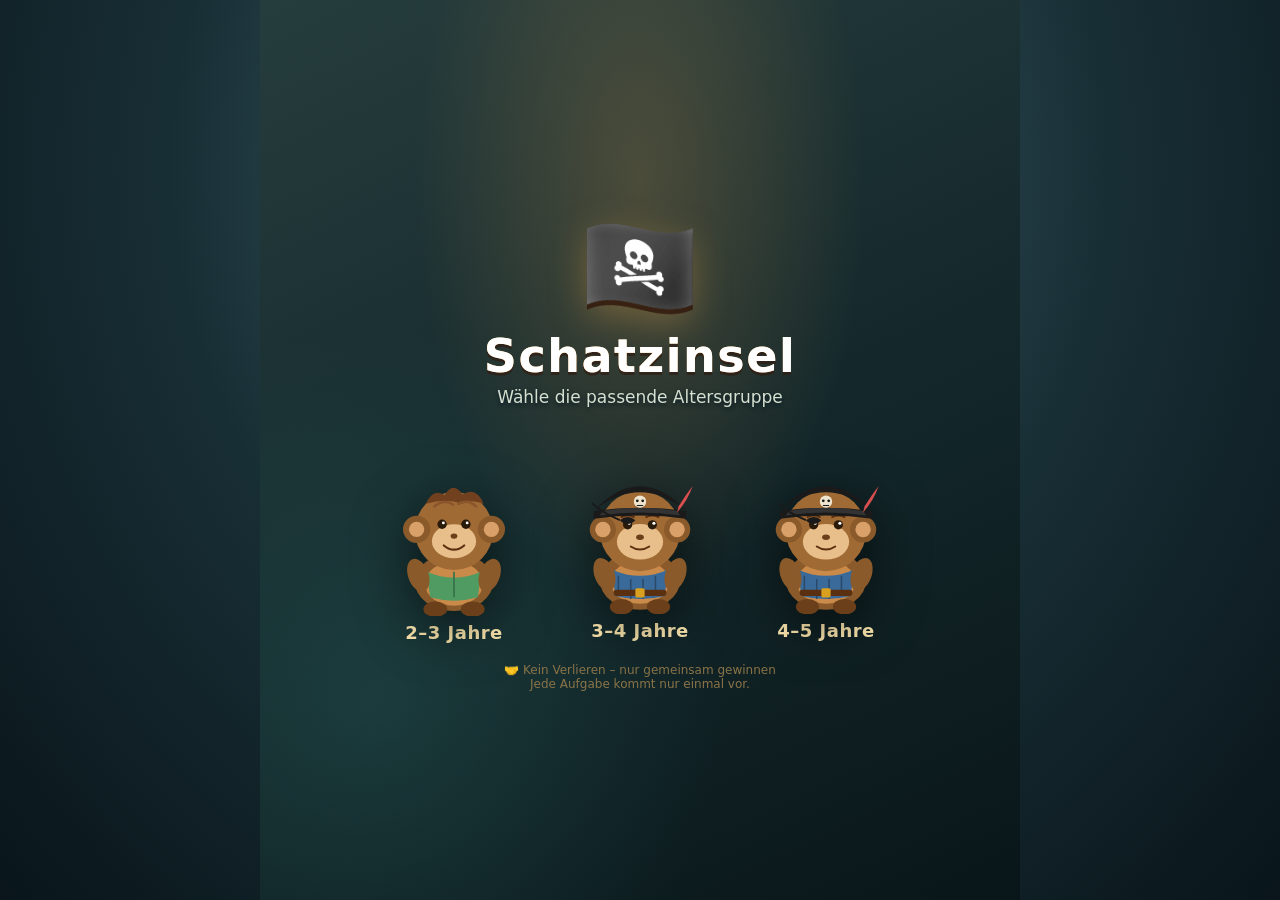
<file: index.html>
<!DOCTYPE html>
<html lang="de">
  <head>
    <meta charset="UTF-8" />
    <meta
      name="viewport"
      content="width=device-width, initial-scale=1.0, maximum-scale=1.0, user-scalable=no"
    />
    <title>🏴‍☠️ Schatzinsel</title>
    <meta name="theme-color" content="#17383f" />
    <meta name="application-name" content="Schatzinsel" />
    <meta name="apple-mobile-web-app-capable" content="yes" />
    <meta name="apple-mobile-web-app-status-bar-style" content="black-translucent" />
    <link rel="manifest" href="manifest.webmanifest" />
    <link rel="icon" type="image/png" sizes="192x192" href="res/icons/icon-192.png" />
    <link rel="apple-touch-icon" href="res/icons/apple-touch-icon.png" />
    <link rel="stylesheet" href="res/style.css" />
  </head>
  <body>
    <div id="app">
      <div class="screen active center" id="screen-start">
        <div class="start-bg"></div>
        <div class="start-content">
          <div class="logo">🏴‍☠️</div>
          <h1>Schatzinsel</h1>
          <p class="sub">Wähle die passende Altersgruppe</p>
          <div class="crew-row">
            <button class="crew-btn" onclick="startGame('klein')" aria-label="Altersgruppe 2 bis 3 Jahre">
              <svg
                class="crew-fig"
                viewBox="0 0 200 220"
                xmlns="http://www.w3.org/2000/svg"
                role="img"
                aria-label="Altersgruppe 2 bis 3 Jahre"
              >
                <ellipse cx="100" cy="180" rx="46" ry="34" fill="#8a5a2b" />
                <ellipse cx="100" cy="182" rx="34" ry="26" fill="#c98a4a" />
                <ellipse cx="78" cy="212" rx="14" ry="9" fill="#6a3f1a" />
                <ellipse cx="122" cy="212" rx="14" ry="9" fill="#6a3f1a" />
                <path d="M68 168 Q100 182 132 168 L128 198 Q100 206 72 198 Z" fill="#4f9b62" />
                <path d="M100 168 L100 198" stroke="#347248" stroke-width="2" />
                <ellipse
                  cx="58"
                  cy="172"
                  rx="12"
                  ry="20"
                  fill="#8a5a2b"
                  transform="rotate(-20 58 172)"
                />
                <ellipse
                  cx="142"
                  cy="172"
                  rx="12"
                  ry="20"
                  fill="#8a5a2b"
                  transform="rotate(20 142 172)"
                />
                <circle cx="100" cy="120" r="46" fill="#a06a35" />
                <circle cx="56" cy="118" r="16" fill="#8a5a2b" />
                <circle cx="144" cy="118" r="16" fill="#8a5a2b" />
                <circle cx="56" cy="118" r="9" fill="#d9a06a" />
                <circle cx="144" cy="118" r="9" fill="#d9a06a" />
                <ellipse cx="100" cy="132" rx="26" ry="20" fill="#e8bf8a" />
                <circle cx="86" cy="112" r="5.5" fill="#2a1a0a" />
                <circle cx="114" cy="112" r="5.5" fill="#2a1a0a" />
                <circle cx="87.5" cy="110.5" r="1.7" fill="#fff" />
                <circle cx="115.5" cy="110.5" r="1.7" fill="#fff" />
                <ellipse cx="100" cy="126" rx="4" ry="3" fill="#6a3f1a" />
                <path
                  d="M88 137 Q100 147 112 137"
                  stroke="#5a3010"
                  stroke-width="2.5"
                  fill="none"
                  stroke-linecap="round"
                />
                <path
                  d="M67 88 Q75 69 89 78 Q99 61 110 77 Q126 67 135 88 Q120 82 109 88 Q91 81 67 88Z"
                  fill="#70401f"
                />
                <path
                  d="M77 91 Q88 82 99 89 M105 88 Q116 82 126 91"
                  stroke="#8b552c"
                  stroke-width="3"
                  fill="none"
                  stroke-linecap="round"
                />
              </svg>
              <span class="crew-label">2–3 Jahre</span>
            </button>
            <button class="crew-btn" onclick="startGame('mittel')" aria-label="Altersgruppe 3 bis 4 Jahre">
              <svg class="crew-fig" viewBox="0 0 220 240" xmlns="http://www.w3.org/2000/svg">
                <ellipse cx="110" cy="196" rx="52" ry="38" fill="#8a5a2b" />
                <ellipse cx="110" cy="198" rx="38" ry="28" fill="#c98a4a" />
                <ellipse cx="86" cy="230" rx="15" ry="10" fill="#6a3f1a" />
                <ellipse cx="134" cy="230" rx="15" ry="10" fill="#6a3f1a" />
                <path d="M74 182 Q110 198 146 182 L142 216 Q110 224 78 216 Z" fill="#3a6a9a" />
                <path
                  d="M82 190 L82 216 M98 194 L98 220 M114 194 L114 220 M130 190 L130 216"
                  stroke="#2a4a6a"
                  stroke-width="2"
                />
                <rect x="76" y="208" width="68" height="8" rx="3" fill="#5a3010" />
                <rect x="104" y="206" width="12" height="12" rx="2" fill="#d9a020" />
                <ellipse
                  cx="64"
                  cy="188"
                  rx="13"
                  ry="22"
                  fill="#8a5a2b"
                  transform="rotate(-20 64 188)"
                />
                <ellipse
                  cx="156"
                  cy="188"
                  rx="13"
                  ry="22"
                  fill="#8a5a2b"
                  transform="rotate(20 156 188)"
                />
                <circle cx="110" cy="132" r="52" fill="#a06a35" />
                <circle cx="62" cy="130" r="17" fill="#8a5a2b" />
                <circle cx="158" cy="130" r="17" fill="#8a5a2b" />
                <circle cx="62" cy="130" r="10" fill="#d9a06a" />
                <circle cx="158" cy="130" r="10" fill="#d9a06a" />
                <ellipse cx="110" cy="146" rx="30" ry="23" fill="#e8bf8a" />
                <circle cx="94" cy="124" r="6" fill="#2a1a0a" />
                <circle cx="126" cy="124" r="6" fill="#2a1a0a" />
                <circle cx="96" cy="122" r="2" fill="#fff" />
                <circle cx="128" cy="122" r="2" fill="#fff" />
                <path
                  d="M86 114 Q94 110 102 114"
                  stroke="#5a3010"
                  stroke-width="2.5"
                  fill="none"
                  stroke-linecap="round"
                />
                <path
                  d="M118 114 Q126 110 134 114"
                  stroke="#5a3010"
                  stroke-width="2.5"
                  fill="none"
                  stroke-linecap="round"
                />
                <ellipse cx="110" cy="140" rx="5" ry="3.5" fill="#6a3f1a" />
                <path
                  d="M98 152 Q110 160 122 152"
                  stroke="#5a3010"
                  stroke-width="2.5"
                  fill="none"
                  stroke-linecap="round"
                />
                <path d="M50 106 Q110 58 170 106 L162 98 Q110 50 58 98 Z" fill="#1a1a1a" />
                <path d="M50 106 Q110 98 170 106 L170 116 Q110 108 50 116 Z" fill="#1a1a1a" />
                <path d="M58 112 Q110 104 162 112 L158 106 Q110 98 62 106 Z" fill="#333" />
                <path d="M158 108 Q172 92 178 74 Q170 84 160 100 Z" fill="#d94f4f" />
                <circle cx="110" cy="94" r="8" fill="#f0e6d0" />
                <circle cx="106.5" cy="93" r="1.8" fill="#1a1a1a" />
                <circle cx="113.5" cy="93" r="1.8" fill="#1a1a1a" />
                <path d="M106 99 L114 99" stroke="#1a1a1a" stroke-width="1.4" />
                <path d="M84 118 Q94 110 104 118 Q94 128 84 118 Z" fill="#1a1a1a" />
                <path d="M84 118 Q60 108 48 96" stroke="#1a1a1a" stroke-width="2.5" fill="none" />
              </svg>
              <span class="crew-label">3–4 Jahre</span>
            </button>
            <button class="crew-btn" onclick="startGame('gross')" aria-label="Altersgruppe 3 bis 4 Jahre">
              <svg class="crew-fig" viewBox="0 0 220 240" xmlns="http://www.w3.org/2000/svg">
                <ellipse cx="110" cy="196" rx="52" ry="38" fill="#8a5a2b" />
                <ellipse cx="110" cy="198" rx="38" ry="28" fill="#c98a4a" />
                <ellipse cx="86" cy="230" rx="15" ry="10" fill="#6a3f1a" />
                <ellipse cx="134" cy="230" rx="15" ry="10" fill="#6a3f1a" />
                <path d="M74 182 Q110 198 146 182 L142 216 Q110 224 78 216 Z" fill="#3a6a9a" />
                <path
                  d="M82 190 L82 216 M98 194 L98 220 M114 194 L114 220 M130 190 L130 216"
                  stroke="#2a4a6a"
                  stroke-width="2"
                />
                <rect x="76" y="208" width="68" height="8" rx="3" fill="#5a3010" />
                <rect x="104" y="206" width="12" height="12" rx="2" fill="#d9a020" />
                <ellipse
                  cx="64"
                  cy="188"
                  rx="13"
                  ry="22"
                  fill="#8a5a2b"
                  transform="rotate(-20 64 188)"
                />
                <ellipse
                  cx="156"
                  cy="188"
                  rx="13"
                  ry="22"
                  fill="#8a5a2b"
                  transform="rotate(20 156 188)"
                />
                <circle cx="110" cy="132" r="52" fill="#a06a35" />
                <circle cx="62" cy="130" r="17" fill="#8a5a2b" />
                <circle cx="158" cy="130" r="17" fill="#8a5a2b" />
                <circle cx="62" cy="130" r="10" fill="#d9a06a" />
                <circle cx="158" cy="130" r="10" fill="#d9a06a" />
                <ellipse cx="110" cy="146" rx="30" ry="23" fill="#e8bf8a" />
                <circle cx="94" cy="124" r="6" fill="#2a1a0a" />
                <circle cx="126" cy="124" r="6" fill="#2a1a0a" />
                <circle cx="96" cy="122" r="2" fill="#fff" />
                <circle cx="128" cy="122" r="2" fill="#fff" />
                <path
                  d="M86 114 Q94 110 102 114"
                  stroke="#5a3010"
                  stroke-width="2.5"
                  fill="none"
                  stroke-linecap="round"
                />
                <path
                  d="M118 114 Q126 110 134 114"
                  stroke="#5a3010"
                  stroke-width="2.5"
                  fill="none"
                  stroke-linecap="round"
                />
                <ellipse cx="110" cy="140" rx="5" ry="3.5" fill="#6a3f1a" />
                <path
                  d="M98 152 Q110 160 122 152"
                  stroke="#5a3010"
                  stroke-width="2.5"
                  fill="none"
                  stroke-linecap="round"
                />
                <path d="M50 106 Q110 58 170 106 L162 98 Q110 50 58 98 Z" fill="#1a1a1a" />
                <path d="M50 106 Q110 98 170 106 L170 116 Q110 108 50 116 Z" fill="#1a1a1a" />
                <path d="M58 112 Q110 104 162 112 L158 106 Q110 98 62 106 Z" fill="#333" />
                <path d="M158 108 Q172 92 178 74 Q170 84 160 100 Z" fill="#d94f4f" />
                <circle cx="110" cy="94" r="8" fill="#f0e6d0" />
                <circle cx="106.5" cy="93" r="1.8" fill="#1a1a1a" />
                <circle cx="113.5" cy="93" r="1.8" fill="#1a1a1a" />
                <path d="M106 99 L114 99" stroke="#1a1a1a" stroke-width="1.4" />
                <path d="M84 118 Q94 110 104 118 Q94 128 84 118 Z" fill="#1a1a1a" />
                <path d="M84 118 Q60 108 48 96" stroke="#1a1a1a" stroke-width="2.5" fill="none" />
              </svg>
              <span class="crew-label">4–5 Jahre</span>
            </button>
          </div>
          <button class="btn-small pwa-install" id="pwaInstall" type="button" hidden>📲 Schatzinsel installieren</button>
          <p class="hint">🤝 Kein Verlieren – nur gemeinsam gewinnen<br>Jede Aufgabe kommt nur einmal vor.</p>
        </div>
      </div>

      <div class="screen" id="screen-map">
        <div class="map-header">
          <div class="pill reise-pill" id="reisePill">🐒 Dschungel</div>
          <div class="pill">⭐ <span id="starCount">0</span>/12</div>
          <div class="pill">🤝⭐ <span id="teamCount">0</span></div>
          <div class="pill icon-only" onclick="resetGame()" title="Neu starten">🔄</div>
        </div>
        <div class="map-wrap">
          <div class="pergament">
            <div class="pergament-inner" id="pergamentInner">
              <svg
                class="map-svg"
                id="mapSvg"
                viewBox="0 0 100 100"
                preserveAspectRatio="none"
              ></svg>
            </div>
            <div id="truhenLayer"></div>
          </div>
        </div>
      </div>

      <div class="overlay" id="truheOverlay">
        <div class="truhe-big" id="truheBig" onclick="oeffneTruhe()"></div>
        <p class="overlay-text" id="overlayHint">Tippe die Truhe an!</p>
      </div>

      <div class="screen" id="screen-task">
        <div class="task-header">
          <div class="pill icon-only" onclick="goMap()" title="Zur Schatzkarte">⬅️</div>
          <button class="pill icon-only" type="button" onclick="goMainMenu()" title="Zurück ins Hauptmenü" aria-label="Zurück ins Hauptmenü">🏠</button>
          <div class="pill">⭐ <span id="starCount2">0</span>/12</div>
          <div class="pill icon-only" onclick="vorlesen()">🔊</div>
          <div class="pill icon-only" onclick="stimmeWechseln()" title="Stimme wechseln">🎙️</div>
        </div>
        <div class="task-card">
          <div class="task-icon" id="taskIcon">🔎</div>
          <div class="task-text" id="taskText">…</div>
          <button class="btn btn-listen" onclick="vorlesen()">🔊 Aufgabe vorlesen</button>
          <div class="task-help" id="taskHelp" aria-live="polite"></div>
        </div>
        <div class="task-timer" id="taskTimer">⏱️ Bereit?</div>
        <div class="task-buttons">
          <button class="btn-small" onclick="nochMal()">🔁 Noch mal</button>
          <button class="btn-small" onclick="zeigeTipp()">💡 Tipp / Lösung</button>
          <button class="btn-small" onclick="nichtGeschafft()">
            🙈 Nicht geschafft
          </button>
          <button class="btn-small" onclick="erledigt()">✅ Geschafft</button>
        </div>
      </div>

      <div class="screen center" id="screen-reward">
        <div class="reward-star">⭐</div>\n        <div style="font-size:68px;margin:4px 0" aria-label="Freudiger Pirat">🐒🏴‍☠️🎉</div>
        <div class="reward-title" id="rewardText">Super gemacht!</div>
        <p class="reward-sub" id="rewardSub">Dein Stern wandert auf die Schatzkarte!</p>
        <button class="btn btn-done" style="padding: 16px 34px" onclick="goMap()">
          ➡️ Weiter zur Karte
        </button>
      </div>

      <div class="screen center" id="screen-finale">
        <div class="finale-gem" id="finaleIcon">💎</div>
        <div class="finale-title" id="finaleTitle">SCHATZ!</div>
        <p class="reward-sub" id="finaleSub">
          Du hast den Schatz gefunden – gemeinsam mit deinem Team!
        </p>
        <button class="btn btn-done" style="padding: 16px 34px" onclick="neueReise()">
          🔁 Neue Reise starten
        </button>
      </div>

      <div class="screen" id="screen-review">
        <div class="review-wrap">
          <div class="task-header">
            <button class="btn-small" onclick="closeReview()">⬅️ Zur Startseite</button>
            <div class="pill">📋 Fachprüfung</div>
          </div>
          <div class="review-progress" id="reviewProgress">Aufgabe 1</div>
          <div class="review-panel">
            <h2>Prüfauftrag für pädagogische Fachkräfte</h2>
            <p>Prüfen Sie jede Aufgabe einzeln im Hinblick auf Entwicklungsangemessenheit, Verständlichkeit, Sicherheit und Inklusion. Die Einordnung ist eine fachliche Arbeitshilfe und keine bereits erteilte pädagogische Freigabe.</p>
            <p class="review-note">Bewertung: „Geprüft“ nur wählen, wenn alle relevanten Kriterien erfüllt sind. Bei Anpassungsbedarf „Überarbeiten“ wählen und eine konkrete Notiz hinterlassen. Die neuen Aufgaben sind altersorientiert vorbereitet; eine pädagogische Freigabe erfolgt erst durch die Prüfung vor Ort.</p>
            <label for="reviewerName"><b>Name der prüfenden Fachkraft</b></label>
            <input id="reviewerName" class="review-field" placeholder="Name / Qualifikation" oninput="saveReviewMeta()">
            <label for="reviewInstitution"><b>Einrichtung / Gruppe</b></label>
            <input id="reviewInstitution" class="review-field" placeholder="Einrichtung oder Gruppe" oninput="saveReviewMeta()">
            <label for="reviewDate"><b>Prüfdatum</b></label>
            <input id="reviewDate" type="date" class="review-field" onchange="saveReviewMeta()">
            <label for="reviewFilter"><b>Aufgabengruppe filtern</b></label>
            <select id="reviewFilter" class="review-field" onchange="changeReviewFilter()">
              <option value="alle">Alle Aufgaben</option>
              <option value="klein">Einzelaufgaben 2–3 Jahre</option>
              <option value="mittel">Einzelaufgaben 3–4 Jahre</option>
              <option value="gross">Einzelaufgaben 4–5 Jahre</option>
              <option value="team-klein">Teamaufgaben 2–3 Jahre</option>
              <option value="team-mittel">Teamaufgaben 3–4 Jahre</option>
              <option value="team-gross">Teamaufgaben 4–5 Jahre</option>
            </select>
            <div id="reviewSummary"></div>
          </div>
          <div class="review-panel" id="reviewTaskPanel">
            <h2 id="reviewTaskTitle">Aufgabe</h2>
            <p id="reviewTaskMeta"></p>
            <p><b>Aufgabenstellung</b></p><p id="reviewTaskText"></p>
            <p><b>Vorgeschlagener Tipp</b></p><p id="reviewTaskHint"></p>
            <p><b>Vorgeschlagene Antwort / Beobachtbares Ergebnis</b></p><p id="reviewTaskAnswer"></p>
            <hr style="border:0;border-top:1px solid #b99b6d;margin:12px 0">
            <h3>Prüfkriterien – bitte einzeln bewerten</h3>
            <div id="reviewCriteria"></div>
            <label for="reviewStatus"><b>Fachliches Prüfergebnis</b></label>
            <select id="reviewStatus" class="review-field" onchange="saveReviewEntry()">
              <option value="offen">Noch nicht geprüft</option>
              <option value="geprueft">Geprüft – kann so eingesetzt werden</option>
              <option value="ueberarbeiten">Überarbeiten – noch nicht einsetzen</option>
              <option value="rueckfrage">Rückfrage / Praxistest erforderlich</option>
            </select>
            <label for="reviewNotes"><b>Fachliche Anmerkungen / konkrete Änderungsvorschläge</b></label>
            <textarea id="reviewNotes" class="review-field" rows="4" placeholder="z. B. Formulierung vereinfachen, Material austauschen, Hilfestellung ergänzen …" oninput="saveReviewEntry()"></textarea>
            <p class="review-note">Die Aufgaben sind altersorientiert vorbereitet, aber nicht offiziell pädagogisch zertifiziert. Die Kriterien dienen als Prüfraster. Bitte berücksichtigen Sie die individuellen Fähigkeiten und Bedürfnisse der Kinder sowie die tatsächliche Gruppensituation.</p>
          </div>
          <div class="review-nav">
            <button class="btn-small" onclick="moveReview(-1)">⬅️ Zurück</button>
            <button class="btn-small" onclick="moveReview(1)">Weiter ➡️</button>
          </div>
          <div class="review-actions">
            <button class="btn-small" onclick="downloadReview()">⬇️ Prüfergebnisse exportieren</button>
            <button class="btn-small" onclick="printReview()">🖨️ Prüfübersicht drucken</button>
          </div>
          <p class="review-note" style="color:#ffe9b0;text-align:center">Prüfstände und Notizen werden lokal in diesem Browser gespeichert. Exportieren Sie die Ergebnisse zur Dokumentation und Weitergabe.</p>
        </div>
      </div>
    </div>

    <div id="errorBox"></div>

    <script defer src="res/aufgaben-dschungel.js"></script>
    <script defer src="res/aufgaben-unterwasser.js"></script>
    <script defer src="res/aufgaben-weltraum.js"></script>
    <script defer src="res/karte-dschungel.js"></script>
    <script defer src="res/karte-unterwasser.js"></script>
    <script defer src="res/karte-weltraum.js"></script>
    <script defer src="res/karte.js"></script>
    <script defer src="res/app.js"></script>
    <script defer src="res/pwa.js"></script>
  </body>
</html>
</file>
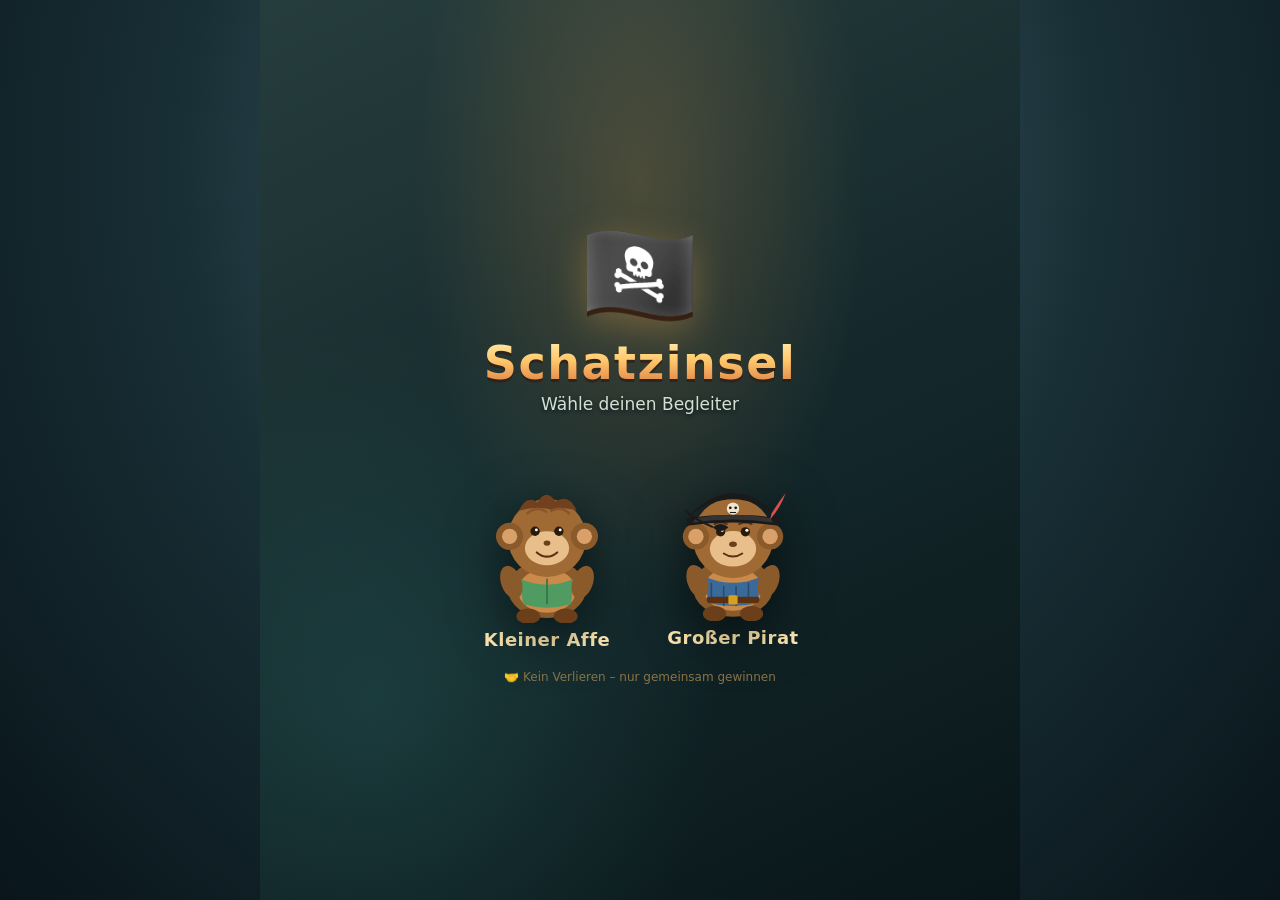
<file: alt.html>
<!DOCTYPE html>
<html lang="de">
  <head>
    <meta charset="UTF-8" />
    <meta
      name="viewport"
      content="width=device-width, initial-scale=1.0, maximum-scale=1.0, user-scalable=no"
    />
    <title>🏴‍☠️ Schatzinsel</title>
    <style>
      * {
        box-sizing: border-box;
        margin: 0;
        padding: 0;
        -webkit-tap-highlight-color: transparent;
      }
      html,
      body {
        height: 100%;
        overflow: hidden;
      }
      body {
        font-family:
          "Segoe UI",
          system-ui,
          -apple-system,
          sans-serif;
        background: #0e0904;
        display: flex;
        align-items: center;
        justify-content: center;
        color: #fff;
      }
      #app {
        width: 100%;
        max-width: 760px;
        height: 100vh;
        max-height: 950px;
        position: relative;
        overflow: hidden;
        background: #0e0904;
        transition: background 0.8s ease;
      }
      .screen {
        position: absolute;
        inset: 0;
        display: none;
        flex-direction: column;
        padding: 18px;
      }
      .screen.active {
        display: flex;
      }
      .center {
        align-items: center;
        justify-content: center;
        text-align: center;
      }

      /* ===== START ===== */
      .start-bg {
        position: absolute;
        inset: 0;
        background:
          radial-gradient(circle at 20% 20%, rgba(255, 180, 60, 0.14), transparent 45%),
          radial-gradient(circle at 80% 75%, rgba(80, 160, 255, 0.1), transparent 45%),
          linear-gradient(160deg, #2a1a0a 0%, #120a04 100%);
      }
      .start-content {
        position: relative;
        z-index: 2;
        width: 100%;
      }
      .logo {
        font-size: clamp(54px, 14vw, 96px);
        filter: drop-shadow(0 10px 30px rgba(255, 180, 50, 0.5));
        animation: float 3s ease-in-out infinite;
      }
      @keyframes float {
        0%,
        100% {
          transform: translateY(0);
        }
        50% {
          transform: translateY(-10px);
        }
      }
      h1 {
        font-size: clamp(28px, 6.5vw, 46px);
        font-weight: 800;
        background: linear-gradient(180deg, #ffe066, #ffb347, #ff8c00);
        -webkit-background-clip: text;
        background-clip: text;
        -webkit-text-fill-color: transparent;
        margin: 6px 0 4px;
        letter-spacing: 1px;
      }
      .sub {
        font-size: clamp(13px, 3vw, 17px);
        color: #c9b48a;
        margin-bottom: 22px;
      }

      .crew-row {
        display: flex;
        gap: 16px;
        justify-content: center;
        flex-wrap: wrap;
        margin-top: 8px;
      }
      .crew-btn {
        font-family: inherit;
        cursor: pointer;
        border: none;
        background: none;
        padding: 0;
        transition: transform 0.18s;
        display: flex;
        flex-direction: column;
        align-items: center;
      }
      .crew-btn:active {
        transform: scale(0.94);
      }
      .crew-fig {
        width: clamp(120px, 30vw, 170px);
        height: auto;
        filter: drop-shadow(0 12px 26px rgba(0, 0, 0, 0.55));
        transition: filter 0.2s;
      }
      .crew-btn:hover .crew-fig {
        filter: drop-shadow(0 12px 34px rgba(255, 190, 70, 0.65));
      }
      .crew-label {
        margin-top: 6px;
        font-size: clamp(14px, 3.2vw, 18px);
        font-weight: 800;
        color: #ffe9b0;
        letter-spacing: 0.5px;
      }
      .hint {
        font-size: 12px;
        color: #8a7448;
        margin-top: 20px;
      }

      /* ===== KARTE ===== */
      #screen-map {
        padding: 0;
      }

      .map-header {
        position: absolute;
        top: 26px;
        left: 0;
        right: 0;
        z-index: 10;
        display: flex;
        justify-content: space-between;
        align-items: center;
        padding: 10px 14px;
        pointer-events: none;
        gap: 6px;
        flex-wrap: wrap;
      }
      .pill {
        pointer-events: auto;
        background: rgba(30, 20, 8, 0.82);
        backdrop-filter: blur(12px);
        -webkit-backdrop-filter: blur(12px);
        border: 1px solid rgba(255, 215, 130, 0.35);
        border-radius: 30px;
        padding: 7px 14px;
        font-size: clamp(12px, 2.8vw, 15px);
        font-weight: 700;
        display: flex;
        gap: 6px;
        align-items: center;
        color: #ffe9b0;
        box-shadow: 0 6px 20px rgba(0, 0, 0, 0.4);
        white-space: nowrap;
      }
      .pill.icon-only {
        padding: 7px 11px;
        cursor: pointer;
        font-size: 17px;
      }
      .pill.reise-pill {
        background: rgba(126, 217, 87, 0.3);
        border-color: rgba(126, 217, 87, 0.55);
        color: #d4ffb0;
      }

      .map-wrap {
        position: absolute;
        inset: 0;
        display: flex;
        align-items: center;
        justify-content: center;
        padding: 88px 8px 12px;
      }

      .pergament {
        position: relative;
        width: 100%;
        height: 100%;
        max-width: 640px;
        max-height: 860px;
        filter: drop-shadow(0 24px 60px rgba(0, 0, 0, 0.75));
        transition: filter 0.8s ease;
      }
      .pergament-inner {
        position: absolute;
        inset: 0;
        border-radius: 10px;
        background:
          radial-gradient(ellipse at 30% 20%, rgba(170, 125, 60, 0.22), transparent 55%),
          radial-gradient(ellipse at 75% 80%, rgba(130, 90, 40, 0.24), transparent 55%),
          repeating-linear-gradient(7deg, rgba(104, 67, 28, 0.025) 0px, rgba(104, 67, 28, 0.025) 1px, transparent 1px, transparent 5px),
          radial-gradient(circle at 50% 50%, #f5e4bd 0%, #e9d2a1 48%, #d4b477 100%);
        overflow: hidden;
        transition: background 0.8s ease;
        clip-path: polygon(
          0% 3%,
          2% 1%,
          6% 2%,
          10% 0.5%,
          15% 2%,
          21% 0.8%,
          28% 2.2%,
          35% 0.5%,
          43% 2%,
          51% 0.6%,
          59% 2.2%,
          67% 0.8%,
          75% 2%,
          82% 0.5%,
          89% 2%,
          95% 0.8%,
          99% 3%,
          98% 8%,
          100% 14%,
          98.5% 21%,
          100% 28%,
          98.8% 36%,
          100% 44%,
          98.5% 52%,
          100% 60%,
          98.8% 68%,
          100% 76%,
          98.5% 84%,
          99.5% 91%,
          97% 97%,
          91% 98.5%,
          84% 97%,
          76% 99%,
          68% 97.5%,
          60% 99%,
          52% 97.2%,
          44% 99%,
          36% 97.5%,
          28% 99%,
          20% 97.2%,
          12% 98.8%,
          6% 97%,
          1.5% 94%,
          2.5% 88%,
          0.5% 81%,
          2% 74%,
          0% 66%,
          1.8% 58%,
          0% 50%,
          2% 42%,
          0% 34%,
          1.8% 26%,
          0% 18%,
          2% 10%
        );
      }
      .pergament-inner::before {
        content: "";
        position: absolute;
        inset: 0;
        background:
          radial-gradient(ellipse at 50% 0%, rgba(60, 30, 5, 0.55), transparent 18%),
          radial-gradient(ellipse at 50% 100%, rgba(60, 30, 5, 0.55), transparent 18%),
          radial-gradient(ellipse at 0% 50%, rgba(60, 30, 5, 0.5), transparent 16%),
          radial-gradient(ellipse at 100% 50%, rgba(60, 30, 5, 0.5), transparent 16%),
          radial-gradient(ellipse at 12% 12%, rgba(90, 50, 15, 0.35), transparent 22%),
          radial-gradient(ellipse at 88% 88%, rgba(90, 50, 15, 0.35), transparent 22%);
        pointer-events: none;
        z-index: 3;
      }
      .pergament-inner::after {
        content: "";
        position: absolute;
        inset: 0;
        box-shadow: inset 0 0 70px rgba(70, 35, 5, 0.65);
        pointer-events: none;
        z-index: 3;
      }

      .map-svg {
        position: absolute;
        inset: 0;
        width: 100%;
        height: 100%;
        pointer-events: none;
        z-index: 1;
      }

      #truhenLayer {
        position: absolute;
        inset: 0;
        z-index: 4;
      }
      .truhe-node {
        position: absolute;
        transform: translate(-50%, -50%);
        width: clamp(36px, 8vw, 50px);
        height: clamp(36px, 8vw, 50px);
        border-radius: 50%;
        display: flex;
        align-items: center;
        justify-content: center;
        font-size: 23px;
        cursor: pointer;
        user-select: none;
        background: radial-gradient(circle, #fff4d0 0%, #e8c67a 100%);
        border: 2px solid #8a6030;
        box-shadow:
          0 5px 14px rgba(60, 30, 5, 0.55),
          inset 0 -2px 6px rgba(120, 70, 20, 0.3);
        transition:
          transform 0.2s,
          box-shadow 0.2s;
      }
      .truhe-node.locked {
        opacity: 0.5;
        cursor: default;
        filter: grayscale(0.45);
      }
      .truhe-node.done {
        background: radial-gradient(circle, #fff3a0 0%, #ffd24a 100%);
        border-color: #b8860b;
        box-shadow:
          0 0 18px rgba(255, 200, 80, 0.75),
          0 5px 14px rgba(60, 30, 5, 0.55);
      }
      .truhe-node.current {
        background: radial-gradient(circle, #fff8d0 0%, #ffb347 100%);
        border-color: #ff8c00;
        animation: glow 1.6s ease-in-out infinite;
      }
      @keyframes glow {
        0%,
        100% {
          box-shadow:
            0 0 14px rgba(255, 170, 50, 0.6),
            0 5px 14px rgba(60, 30, 5, 0.55);
          transform: translate(-50%, -50%) scale(1);
        }
        50% {
          box-shadow:
            0 0 30px rgba(255, 190, 70, 1),
            0 5px 14px rgba(60, 30, 5, 0.55);
          transform: translate(-50%, -50%) scale(1.1);
        }
      }
      .truhe-node:not(.locked):active {
        transform: translate(-50%, -50%) scale(0.9);
      }
      .station-num {
        position: absolute;
        bottom: -6px;
        right: -6px;
        background: #5a3a18;
        color: #ffe9b0;
        font-weight: 800;
        width: 18px;
        height: 18px;
        border-radius: 50%;
        display: flex;
        align-items: center;
        justify-content: center;
        font-size: 10px;
        border: 2px solid #f0dcb0;
      }

      /* ===== TRUHE GROSS ===== */
      .overlay {
        position: absolute;
        inset: 0;
        z-index: 50;
        background: rgba(8, 4, 1, 0.9);
        backdrop-filter: blur(8px);
        -webkit-backdrop-filter: blur(8px);
        display: none;
        align-items: center;
        justify-content: center;
        flex-direction: column;
        padding: 20px;
      }
      .overlay.active {
        display: flex;
      }
      .truhe-big {
        font-size: clamp(120px, 32vw, 200px);
        cursor: pointer;
        user-select: none;
        filter: drop-shadow(0 20px 50px rgba(255, 180, 50, 0.5));
        transition: transform 0.3s cubic-bezier(0.34, 1.56, 0.64, 1);
        animation: bounce 1.4s ease-in-out infinite;
      }
      @keyframes bounce {
        0%,
        100% {
          transform: translateY(0) scale(1);
        }
        50% {
          transform: translateY(-14px) scale(1.04);
        }
      }
      .truhe-big:active {
        transform: scale(0.92);
      }
      .truhe-big.opening {
        animation: openPop 0.5s ease-out forwards;
      }
      @keyframes openPop {
        0% {
          transform: scale(1);
        }
        60% {
          transform: scale(1.3);
        }
        100% {
          transform: scale(0);
          opacity: 0;
        }
      }
      .overlay-text {
        font-size: clamp(16px, 3.5vw, 20px);
        color: #e8c67a;
        margin-top: 10px;
        font-weight: 600;
      }

      /* ===== AUFGABE ===== */
      #screen-task {
        justify-content: flex-start;
        background: linear-gradient(180deg, #2a1a0a, #120a04);
      }
      .task-header {
        display: flex;
        justify-content: space-between;
        align-items: center;
        margin-bottom: 18px;
        gap: 8px;
        flex-wrap: wrap;
      }
      .task-card {
        flex: 1;
        display: flex;
        flex-direction: column;
        align-items: center;
        justify-content: center;
        background: linear-gradient(160deg, #f2ddb0 0%, #cfab66 100%);
        border: 6px solid #8a6030;
        border-radius: 24px;
        padding: 30px 22px;
        text-align: center;
        position: relative;
        overflow: hidden;
        box-shadow:
          0 20px 50px rgba(0, 0, 0, 0.65),
          inset 0 0 60px rgba(120, 80, 30, 0.25);
        color: #3a2408;
      }
      .task-card::before {
        content: "";
        position: absolute;
        top: -50%;
        left: -50%;
        width: 200%;
        height: 200%;
        background: radial-gradient(circle at 50% 0%, rgba(255, 255, 255, 0.15), transparent 60%);
        pointer-events: none;
      }
      .task-icon {
        font-size: clamp(56px, 14vw, 84px);
        margin-bottom: 16px;
        position: relative;
      }
      .task-text {
        font-size: clamp(21px, 5vw, 30px);
        font-weight: 700;
        line-height: 1.35;
        margin-bottom: 24px;
        position: relative;
      }

      .btn {
        font-family: inherit;
        cursor: pointer;
        border: none;
        padding: 16px 30px;
        border-radius: 18px;
        font-size: clamp(16px, 3.6vw, 20px);
        font-weight: 700;
        transition: transform 0.12s;
        display: inline-flex;
        align-items: center;
        gap: 8px;
      }
      .btn:active {
        transform: scale(0.95);
      }
      .btn-listen {
        background: rgba(70, 120, 180, 0.25);
        border: 1px solid rgba(70, 120, 180, 0.6);
        color: #3a6a9a;
      }
      .btn-done {
        background: linear-gradient(180deg, #7ed957, #4caf50);
        color: #fff;
        box-shadow: 0 8px 24px rgba(76, 175, 80, 0.4);
      }

      .task-timer {
        color: #ffe9b0;
        text-align: center;
        font-weight: 800;
        font-size: 16px;
        margin: 8px 0 2px;
      }
      .task-timer.urgent { color: #ff8b6b; }
      .task-help {
        display: none;
        margin: 12px 0 0;
        padding: 12px 14px;
        border-radius: 14px;
        background: rgba(255,255,255,.72);
        color: #3a2408;
        font-size: 16px;
        line-height: 1.4;
        font-weight: 650;
      }
      .task-buttons {
        display: flex;
        flex-wrap: wrap;
        gap: 10px;
        justify-content: center;
        align-items: center;
        margin-top: 10px;
        margin-bottom: 6px;
      }
      .btn-small {
        font-family: inherit;
        cursor: pointer;
        padding: 10px 20px;
        border-radius: 14px;
        font-size: clamp(13px, 3vw, 16px);
        font-weight: 700;
        display: inline-flex;
        align-items: center;
        gap: 6px;
        transition: transform 0.12s;
        background: linear-gradient(180deg, #a87a48 0%, #7a5228 100%);
        color: #ffe9b0;
        border: 2px solid #5a3a18;
        box-shadow:
          0 4px 0 #4a2a10,
          0 6px 14px rgba(0, 0, 0, 0.4);
      }
      .btn-small:active {
        transform: translateY(3px);
        box-shadow:
          0 1px 0 #4a2a10,
          0 3px 8px rgba(0, 0, 0, 0.4);
      }

      /* ===== REWARD ===== */
      #screen-reward {
        background: linear-gradient(180deg, #2a1a0a, #120a04);
      }
      .reward-star {
        font-size: clamp(90px, 24vw, 150px);
        animation: starSpin 0.8s cubic-bezier(0.34, 1.56, 0.64, 1);
      }
      @keyframes starSpin {
        0% {
          transform: scale(0) rotate(-180deg);
        }
        100% {
          transform: scale(1) rotate(0);
        }
      }
      .reward-title {
        font-size: clamp(24px, 5.5vw, 34px);
        font-weight: 800;
        color: #ffd966;
        margin: 10px 0;
      }
      .reward-sub {
        font-size: clamp(14px, 3.2vw, 18px);
        color: #c9b48a;
        margin-bottom: 26px;
      }

      /* ===== FINALE ===== */
      #screen-finale {
        background: linear-gradient(180deg, #2a1a0a, #120a04);
      }
      .finale-gem {
        font-size: clamp(90px, 24vw, 150px);
        animation: float 2.5s ease-in-out infinite;
        filter: drop-shadow(0 0 40px rgba(120, 220, 255, 0.6));
      }
      .finale-title {
        font-size: clamp(32px, 8vw, 52px);
        font-weight: 900;
        background: linear-gradient(180deg, #ffe066, #ffb347);
        -webkit-background-clip: text;
        background-clip: text;
        -webkit-text-fill-color: transparent;
        margin: 8px 0;
      }

      .confetti {
        position: absolute;
        font-size: 24px;
        pointer-events: none;
        z-index: 60;
        animation: fall 1.6s ease-in forwards;
      }
      @keyframes fall {
        0% {
          transform: translateY(-40px) rotate(0);
          opacity: 1;
        }
        100% {
          transform: translateY(100vh) rotate(600deg);
          opacity: 0;
        }
      }

      /* ===== HAND-GEMALTE PIRATEN-ADVENTURE-OPTIK ===== */
      body { background: radial-gradient(ellipse at 50% 15%, #244a55 0%, #10252f 54%, #07141d 100%); }
      #app { background: linear-gradient(160deg, #193844, #091923 76%); }
      .start-bg {
        background:
          radial-gradient(ellipse at 50% 78%, rgba(255,183,79,.24), transparent 42%),
          radial-gradient(ellipse at 15% 20%, rgba(43,139,139,.35), transparent 38%),
          radial-gradient(ellipse at 85% 35%, rgba(72,104,151,.3), transparent 35%),
          linear-gradient(160deg,#163d4a 0%,#102a38 52%,#071923 100%);
      }
      h1 {
        background: linear-gradient(180deg,#fff1b6 0%,#ffc76b 45%,#d8753e 100%);
        -webkit-background-clip:text; background-clip:text;
        filter: drop-shadow(0 3px 0 rgba(49,28,18,.7));
        letter-spacing:1.5px;
      }
      .sub { color:#d6e0d0; text-shadow:0 2px 4px #071923; }
      .pill {
        background:linear-gradient(145deg,rgba(22,51,57,.95),rgba(8,27,34,.94));
        border:1px solid rgba(255,205,126,.62); color:#fff0c8;
        box-shadow:0 5px 0 rgba(5,18,23,.38),0 9px 22px rgba(0,0,0,.3);
      }
      .pill.reise-pill { background:linear-gradient(145deg,#286b65,#16433f); color:#efffd9; }
      .map-wrap { padding:82px 10px 14px; }
      .pergament {
        max-width:650px; max-height:880px;
        filter:drop-shadow(0 20px 25px rgba(0,0,0,.45)) drop-shadow(0 0 1px #e9c98d);
      }
      .pergament-inner {
        border-radius:15px;
        background:
          radial-gradient(ellipse at 23% 24%,rgba(255,249,208,.7),transparent 31%),
          radial-gradient(ellipse at 78% 70%,rgba(130,72,32,.26),transparent 33%),
          radial-gradient(ellipse at 48% 52%,#e9d19b 0%,#d8b879 56%,#a97842 100%);
        box-shadow:inset 0 0 0 3px rgba(106,63,32,.45),inset 0 0 30px rgba(72,37,16,.4);
      }
      .pergament-inner::before {
        background:
          radial-gradient(ellipse at 50% 0%,rgba(68,37,17,.64),transparent 20%),
          radial-gradient(ellipse at 50% 100%,rgba(68,37,17,.64),transparent 20%),
          radial-gradient(ellipse at 0% 50%,rgba(68,37,17,.58),transparent 18%),
          radial-gradient(ellipse at 100% 50%,rgba(68,37,17,.58),transparent 18%),
          repeating-linear-gradient(7deg,transparent 0 8px,rgba(93,61,28,.035) 9px 10px),
          radial-gradient(ellipse at 14% 16%,rgba(102,58,25,.24),transparent 20%),
          radial-gradient(ellipse at 87% 84%,rgba(102,58,25,.28),transparent 23%);
      }

      /* Klassische, handgemalte Piraten-Abenteueroptik */
      body { background: radial-gradient(ellipse at 50% 18%, #42616a 0%, #182e35 52%, #09151a 100%); }
      .start-bg {
        background: radial-gradient(ellipse at 50% 20%, rgba(224,159,76,.24), transparent 42%),
                    radial-gradient(ellipse at 15% 78%, rgba(48,112,108,.30), transparent 38%),
                    linear-gradient(155deg,#263d3d 0%,#14282b 52%,#091619 100%);
      }
      .logo { filter: drop-shadow(0 5px 0 rgba(49,25,12,.85)) drop-shadow(0 10px 18px rgba(242,173,75,.3)); }
      .pergament { filter: drop-shadow(0 18px 25px rgba(0,0,0,.58)) drop-shadow(0 0 4px rgba(26,12,4,.85)); }
      .pergament-inner {
        border-radius: 4px;
        background:
          radial-gradient(ellipse at 50% 48%, rgba(255,238,184,.38), transparent 57%),
          radial-gradient(ellipse at 12% 12%, rgba(45,20,7,.78), transparent 19%),
          radial-gradient(ellipse at 91% 13%, rgba(57,24,7,.72), transparent 17%),
          radial-gradient(ellipse at 8% 88%, rgba(47,20,6,.84), transparent 20%),
          radial-gradient(ellipse at 92% 91%, rgba(43,17,5,.82), transparent 20%),
          radial-gradient(ellipse at 50% 50%, #eed9a7 0%, #d9b979 65%, #95602f 100%);
        box-shadow: inset 0 0 0 2px rgba(70,34,12,.65), inset 0 0 24px 7px rgba(58,25,7,.48), inset 0 0 55px rgba(30,12,3,.42);
      }
      .pergament-inner::before {
        background:
          radial-gradient(ellipse at 0% 0%, rgba(38,14,3,.92), transparent 22%),
          radial-gradient(ellipse at 100% 0%, rgba(48,18,3,.88), transparent 20%),
          radial-gradient(ellipse at 0% 100%, rgba(36,13,3,.94), transparent 23%),
          radial-gradient(ellipse at 100% 100%, rgba(42,15,3,.92), transparent 22%),
          radial-gradient(ellipse at 50% 0%, rgba(67,30,8,.45), transparent 15%),
          radial-gradient(ellipse at 50% 100%, rgba(67,30,8,.45), transparent 15%),
          repeating-linear-gradient(7deg, transparent 0 7px, rgba(80,48,20,.055) 8px 9px);
      }
      .pergament-inner::after { box-shadow: inset 0 0 34px 7px rgba(45,17,4,.55), inset 0 0 4px 2px rgba(43,17,4,.8); }
      .truhe-node { filter: drop-shadow(0 3px 2px rgba(35,17,6,.5)); }
      .truhe-node.current { animation: chestGlow 2.1s ease-in-out infinite; }
      .pill { background: rgba(28,37,34,.91); border-color: rgba(228,190,115,.55); color:#ffe9b8; }
      .btn, button { -webkit-tap-highlight-color: transparent; }

      .map-svg { filter: drop-shadow(0 1px 0 rgba(255,241,198,.22)); }
      #truhenLayer { z-index:4; }
      .truhe-node {
        width:clamp(43px,10vw,57px); height:clamp(42px,9.5vw,54px);
        border:0; border-radius:12px; background:transparent; overflow:visible;
        box-shadow:none; filter:drop-shadow(0 4px 2px rgba(61,35,16,.38));
        transition:transform .2s,filter .2s;
      }
      .truhe-node:not(.locked):active { transform:translate(-50%,-50%) scale(.9); }
      .truhe-node.current { background:transparent; border:0; animation:chestGlow 1.8s ease-in-out infinite; }
      .truhe-node.done { background:transparent; border:0; filter:drop-shadow(0 0 7px rgba(255,226,115,.75)); }
      .truhe-node.locked { opacity:.67; filter:grayscale(.35) drop-shadow(0 3px 2px rgba(61,35,16,.3)); }
      @keyframes chestGlow { 0%,100% { transform:translate(-50%,-50%) scale(1); filter:drop-shadow(0 3px 3px rgba(70,36,11,.45)); } 50% { transform:translate(-50%,-53%) scale(1.08); filter:drop-shadow(0 0 9px rgba(255,225,115,.95)); } }
      .chest-art { position:relative; display:block; width:100%; height:100%; }
      .chest-lid {
        position:absolute; left:10%; top:10%; width:80%; height:35%; display:block;
        border:2px solid #4b2c19; border-radius:9px 9px 3px 3px;
        background:linear-gradient(180deg,#d89a4d 0%,#9d592b 45%,#6e3b21 100%);
        box-shadow:inset 0 3px 2px rgba(255,218,143,.55),inset 0 -3px 2px rgba(51,24,10,.55);
      }
      .chest-body {
        position:absolute; left:8%; top:39%; width:84%; height:48%; display:block;
        border:2px solid #4b2c19; border-radius:3px 3px 8px 8px;
        background:linear-gradient(90deg,#704020 0%,#bd7939 18%,#8e4c27 47%,#c1823d 76%,#63371e 100%);
        box-shadow:inset 0 4px 3px rgba(255,209,121,.42),inset 0 -5px 3px rgba(42,20,10,.45);
      }
      .chest-band { position:absolute; z-index:2; left:42%; top:11%; width:16%; height:76%; display:block;
        background:linear-gradient(90deg,#9e722c,#f4d16c 35%,#c28c31 70%,#70451e); border-left:1px solid #67451f; border-right:1px solid #67451f; }
      .chest-lock { position:absolute; z-index:3; left:39%; top:39%; width:22%; height:25%; display:flex; align-items:center; justify-content:center;
        font:900 clamp(8px,2vw,12px)/1 system-ui; color:#fff0a6; text-shadow:0 1px 2px #42230f; }
      .station-num { bottom:-4px; right:-4px; width:19px; height:19px; border:2px solid #f5dca0; background:linear-gradient(#285c5c,#153b43); color:#fff2c5; box-shadow:0 2px 4px #5a351b; }
      .truhe-big { width:min(58vw,260px); height:min(50vw,220px); font-size:0; position:relative; animation:bounce 1.4s ease-in-out infinite; }
      .chest-art-big { width:100%; height:100%; filter:drop-shadow(0 18px 13px rgba(0,0,0,.42)); }
      .chest-art-big .chest-lid { border-width:5px; border-radius:24px 24px 8px 8px; }
      .chest-art-big .chest-body { border-width:5px; border-radius:5px 5px 20px 20px; }
      .chest-art-big .chest-band { border-left-width:3px; border-right-width:3px; }
      .chest-art-big .chest-lock { font-size:clamp(22px,7vw,38px); color:#ffe58b; }
      .chest-theme-mark { position:absolute; right:-5px; top:-8px; font-size:clamp(28px,8vw,44px); filter:drop-shadow(0 3px 2px #40240f); }
      .overlay { background:radial-gradient(ellipse at 50% 35%,rgba(24,76,79,.96),rgba(4,18,25,.98) 72%); }
      .overlay-text { color:#fff0c5; text-shadow:0 2px 5px #061820; }
      .btn,.btn-small { border-radius:14px; box-shadow:0 4px 0 rgba(4,20,25,.45),0 8px 18px rgba(0,0,0,.18); }
      .task-card { border:1px solid rgba(242,204,129,.65); box-shadow:0 12px 30px rgba(0,0,0,.22); }
      @media (max-height:700px) {
        .map-wrap { padding-top:74px; padding-bottom:7px; }
        .truhe-node { width:clamp(37px,7.5vw,46px); height:clamp(37px,7.5vw,46px); }
      }

    </style>
  </head>
  <body>
    <div id="app">
      <!-- ===== START ===== -->
      <div class="screen active center" id="screen-start">
        <div class="start-bg"></div>
        <div class="start-content">
          <div class="logo">🏴‍☠️</div>
          <h1>Schatzinsel</h1>
          <p class="sub">Wähle deinen Begleiter</p>

          <div class="crew-row">
            <button class="crew-btn" onclick="startGame('klein')" aria-label="Kleiner Affe">
              <svg class="crew-fig" viewBox="0 0 200 220" xmlns="http://www.w3.org/2000/svg" role="img" aria-label="Kleiner Affe">
                <ellipse cx="100" cy="180" rx="46" ry="34" fill="#8a5a2b"/>
                <ellipse cx="100" cy="182" rx="34" ry="26" fill="#c98a4a"/>
                <ellipse cx="78" cy="212" rx="14" ry="9" fill="#6a3f1a"/><ellipse cx="122" cy="212" rx="14" ry="9" fill="#6a3f1a"/>
                <path d="M68 168 Q100 182 132 168 L128 198 Q100 206 72 198 Z" fill="#4f9b62"/>
                <path d="M100 168 L100 198" stroke="#347248" stroke-width="2"/>
                <ellipse cx="58" cy="172" rx="12" ry="20" fill="#8a5a2b" transform="rotate(-20 58 172)"/>
                <ellipse cx="142" cy="172" rx="12" ry="20" fill="#8a5a2b" transform="rotate(20 142 172)"/>
                <circle cx="100" cy="120" r="46" fill="#a06a35"/>
                <circle cx="56" cy="118" r="16" fill="#8a5a2b"/><circle cx="144" cy="118" r="16" fill="#8a5a2b"/>
                <circle cx="56" cy="118" r="9" fill="#d9a06a"/><circle cx="144" cy="118" r="9" fill="#d9a06a"/>
                <ellipse cx="100" cy="132" rx="26" ry="20" fill="#e8bf8a"/>
                <circle cx="86" cy="112" r="5.5" fill="#2a1a0a"/><circle cx="114" cy="112" r="5.5" fill="#2a1a0a"/>
                <circle cx="87.5" cy="110.5" r="1.7" fill="#fff"/><circle cx="115.5" cy="110.5" r="1.7" fill="#fff"/>
                <ellipse cx="100" cy="126" rx="4" ry="3" fill="#6a3f1a"/>
                <path d="M88 137 Q100 147 112 137" stroke="#5a3010" stroke-width="2.5" fill="none" stroke-linecap="round"/>
                <path d="M67 88 Q75 69 89 78 Q99 61 110 77 Q126 67 135 88 Q120 82 109 88 Q91 81 67 88Z" fill="#70401f"/>
                <path d="M77 91 Q88 82 99 89 M105 88 Q116 82 126 91" stroke="#8b552c" stroke-width="3" fill="none" stroke-linecap="round"/>
              </svg>
              <span class="crew-label">Kleiner Affe</span>
            </button>

            <button class="crew-btn" onclick="startGame('gross')" aria-label="Großer Pirat">
              <svg class="crew-fig" viewBox="0 0 220 240" xmlns="http://www.w3.org/2000/svg">
                <ellipse cx="110" cy="196" rx="52" ry="38" fill="#8a5a2b" />
                <ellipse cx="110" cy="198" rx="38" ry="28" fill="#c98a4a" />
                <ellipse cx="86" cy="230" rx="15" ry="10" fill="#6a3f1a" />
                <ellipse cx="134" cy="230" rx="15" ry="10" fill="#6a3f1a" />
                <path d="M74 182 Q110 198 146 182 L142 216 Q110 224 78 216 Z" fill="#3a6a9a" />
                <path
                  d="M82 190 L82 216 M98 194 L98 220 M114 194 L114 220 M130 190 L130 216"
                  stroke="#2a4a6a"
                  stroke-width="2"
                />
                <rect x="76" y="208" width="68" height="8" rx="3" fill="#5a3010" />
                <rect x="104" y="206" width="12" height="12" rx="2" fill="#d9a020" />
                <ellipse
                  cx="64"
                  cy="188"
                  rx="13"
                  ry="22"
                  fill="#8a5a2b"
                  transform="rotate(-20 64 188)"
                />
                <ellipse
                  cx="156"
                  cy="188"
                  rx="13"
                  ry="22"
                  fill="#8a5a2b"
                  transform="rotate(20 156 188)"
                />
                <circle cx="110" cy="132" r="52" fill="#a06a35" />
                <circle cx="62" cy="130" r="17" fill="#8a5a2b" />
                <circle cx="158" cy="130" r="17" fill="#8a5a2b" />
                <circle cx="62" cy="130" r="10" fill="#d9a06a" />
                <circle cx="158" cy="130" r="10" fill="#d9a06a" />
                <ellipse cx="110" cy="146" rx="30" ry="23" fill="#e8bf8a" />
                <circle cx="94" cy="124" r="6" fill="#2a1a0a" />
                <circle cx="126" cy="124" r="6" fill="#2a1a0a" />
                <circle cx="96" cy="122" r="2" fill="#fff" />
                <circle cx="128" cy="122" r="2" fill="#fff" />
                <path
                  d="M86 114 Q94 110 102 114"
                  stroke="#5a3010"
                  stroke-width="2.5"
                  fill="none"
                  stroke-linecap="round"
                />
                <path
                  d="M118 114 Q126 110 134 114"
                  stroke="#5a3010"
                  stroke-width="2.5"
                  fill="none"
                  stroke-linecap="round"
                />
                <ellipse cx="110" cy="140" rx="5" ry="3.5" fill="#6a3f1a" />
                <path
                  d="M98 152 Q110 160 122 152"
                  stroke="#5a3010"
                  stroke-width="2.5"
                  fill="none"
                  stroke-linecap="round"
                />
                <path d="M50 106 Q110 58 170 106 L162 98 Q110 50 58 98 Z" fill="#1a1a1a" />
                <path d="M50 106 Q110 98 170 106 L170 116 Q110 108 50 116 Z" fill="#1a1a1a" />
                <path d="M58 112 Q110 104 162 112 L158 106 Q110 98 62 106 Z" fill="#333" />
                <path d="M158 108 Q172 92 178 74 Q170 84 160 100 Z" fill="#d94f4f" />
                <circle cx="110" cy="94" r="8" fill="#f0e6d0" />
                <circle cx="106.5" cy="93" r="1.8" fill="#1a1a1a" />
                <circle cx="113.5" cy="93" r="1.8" fill="#1a1a1a" />
                <path d="M106 99 L114 99" stroke="#1a1a1a" stroke-width="1.4" />
                <path d="M84 118 Q94 110 104 118 Q94 128 84 118 Z" fill="#1a1a1a" />
                <path d="M84 118 Q60 108 48 96" stroke="#1a1a1a" stroke-width="2.5" fill="none" />
              </svg>
              <span class="crew-label">Großer Pirat</span>
            </button>
          </div>

          <p class="hint">🤝 Kein Verlieren – nur gemeinsam gewinnen</p>
        </div>
      </div>

      <!-- ===== KARTE ===== -->
      <div class="screen" id="screen-map">
        <div class="map-header">
          <div class="pill reise-pill" id="reisePill">🐒 Dschungel</div>
          <div class="pill">⭐ <span id="starCount">0</span>/12</div>
          <div class="pill">🤝⭐ <span id="teamCount">0</span></div>
          <div class="pill icon-only" onclick="resetGame()" title="Neu starten">🔄</div>
        </div>

        <div class="map-wrap">
          <div class="pergament">
            <div class="pergament-inner" id="pergamentInner">
              <svg
                class="map-svg"
                id="mapSvg"
                viewBox="0 0 100 100"
                preserveAspectRatio="none"
              ></svg>
            </div>
            <div id="truhenLayer"></div>
          </div>
        </div>
      </div>

      <!-- ===== TRUHE GROSS ===== -->
      <div class="overlay" id="truheOverlay">
        <div class="truhe-big" id="truheBig" onclick="oeffneTruhe()">🎁</div>
        <p class="overlay-text" id="overlayHint">Tippe die Truhe an!</p>
      </div>

      <!-- ===== AUFGABE ===== -->
      <div class="screen" id="screen-task">
        <div class="task-header">
          <div class="pill icon-only" onclick="goMap()">⬅️</div>
          <div class="pill">⭐ <span id="starCount2">0</span>/12</div>
          <div class="pill icon-only" onclick="vorlesen()">🔊</div>
          <div class="pill icon-only" onclick="stimmeWechseln()" title="Stimme wechseln">🎙️</div>
        </div>
        <div class="task-card">
          <div class="task-icon" id="taskIcon">🔎</div>
          <div class="task-text" id="taskText">…</div>
          <button class="btn btn-listen" onclick="vorlesen()">🔊 Aufgabe vorlesen</button>
          <div class="task-help" id="taskHelp" aria-live="polite"></div>
        </div>
        <div class="task-timer" id="taskTimer">⏱️ Bereit?</div>
        <div class="task-buttons">
          <button class="btn-small" onclick="nochMal()">🔁 Noch mal</button>
          <button class="btn-small" onclick="zeigeTipp()">💡 Tipp / Lösung</button>
          <button class="btn-small" onclick="nichtGeschafft()">🙈 Nicht geschafft – Antwort zeigen</button>
          <button class="btn-small" onclick="erledigt()">✅ Geschafft</button>
        </div>
      </div>

      <!-- ===== BELOHNUNG ===== -->
      <div class="screen center" id="screen-reward">
        <div class="reward-star">⭐</div>
        <div class="reward-title" id="rewardText">Super gemacht!</div>
        <p class="reward-sub" id="rewardSub">Dein Stern wandert auf die Schatzkarte!</p>
        <button class="btn btn-done" style="padding: 16px 34px" onclick="goMap()">
          ➡️ Weiter zur Karte
        </button>
      </div>

      <!-- ===== FINALE ===== -->
      <div class="screen center" id="screen-finale">
        <div class="finale-gem" id="finaleIcon">💎</div>
        <div class="finale-title" id="finaleTitle">SCHATZ!</div>
        <p class="reward-sub" id="finaleSub">
          Du hast den Schatz gefunden – gemeinsam mit deinem Team!
        </p>
        <button class="btn btn-done" style="padding: 16px 34px" onclick="neueReise()">
          🔁 Neue Reise starten
        </button>
      </div>
    </div>

    <script>
      /* ============================================================
   REISE 1: DSCHUNGEL 🐒  (D001–D100)
   ============================================================ */
      const AUFGABEN_DSCHUNGEL = [
        {
          id: "D001",
          kategorie: "haushalt",
          stufe: "klein",
          icon: "🔎",
          teamStern: false,
          sprechtext: "Finde etwas, das wie ein Blatt aussieht.",
        },
        {
          id: "D002",
          kategorie: "haushalt",
          stufe: "klein",
          icon: "🔎",
          teamStern: false,
          sprechtext: "Finde etwas, das braun ist wie ein Baumstamm.",
        },
        {
          id: "D003",
          kategorie: "haushalt",
          stufe: "klein",
          icon: "🔎",
          teamStern: false,
          sprechtext: "Finde etwas, das weich ist wie Moos.",
        },
        {
          id: "D004",
          kategorie: "haushalt",
          stufe: "klein",
          icon: "🔎",
          teamStern: false,
          sprechtext: "Finde etwas, das du zum Essen brauchst.",
        },
        {
          id: "D005",
          kategorie: "haushalt",
          stufe: "klein",
          icon: "🔎",
          teamStern: false,
          sprechtext: "Finde etwas, das rund ist wie eine Kokosnuss.",
        },
        {
          id: "D006",
          kategorie: "haushalt",
          stufe: "klein",
          icon: "🔎",
          teamStern: false,
          sprechtext: "Finde etwas, das grün ist.",
        },
        {
          id: "D007",
          kategorie: "haushalt",
          stufe: "klein",
          icon: "🔎",
          teamStern: false,
          sprechtext: "Finde etwas, das glitzert wie ein Wassertropfen.",
        },
        {
          id: "D008",
          kategorie: "haushalt",
          stufe: "klein",
          icon: "🔎",
          teamStern: false,
          sprechtext: "Finde etwas, das du anziehen kannst.",
        },
        {
          id: "D009",
          kategorie: "haushalt",
          stufe: "klein",
          icon: "🔎",
          teamStern: false,
          sprechtext: "Finde etwas, das leicht ist wie eine Feder.",
        },
        {
          id: "D010",
          kategorie: "haushalt",
          stufe: "klein",
          icon: "🔎",
          teamStern: false,
          sprechtext: "Finde etwas, das größer ist als deine Hand.",
        },
        {
          id: "D011",
          kategorie: "haushalt",
          stufe: "gross",
          icon: "🔎",
          teamStern: false,
          sprechtext: "Finde etwas, das aus Holz ist wie ein Baum.",
        },
        {
          id: "D012",
          kategorie: "haushalt",
          stufe: "gross",
          icon: "🔎",
          teamStern: false,
          sprechtext: "Finde zwei Dinge, die zusammenpassen wie Blatt und Ast.",
        },
        {
          id: "D013",
          kategorie: "haushalt",
          stufe: "gross",
          icon: "🔎",
          teamStern: false,
          sprechtext: "Finde etwas, das Löcher hat wie ein Blatt.",
        },
        {
          id: "D014",
          kategorie: "haushalt",
          stufe: "gross",
          icon: "🔎",
          teamStern: false,
          sprechtext: "Finde etwas, das leichter ist als ein Buch.",
        },
        {
          id: "D015",
          kategorie: "haushalt",
          stufe: "gross",
          icon: "🔎",
          teamStern: false,
          sprechtext: "Finde etwas, das Geräusche macht wie ein Tier.",
        },
        {
          id: "D016",
          kategorie: "haushalt",
          stufe: "gross",
          icon: "🔎",
          teamStern: false,
          sprechtext: "Finde etwas, das aus Metall ist.",
        },
        {
          id: "D017",
          kategorie: "haushalt",
          stufe: "gross",
          icon: "🔎",
          teamStern: false,
          sprechtext: "Finde etwas, das man falten kann wie ein Blatt.",
        },
        {
          id: "D018",
          kategorie: "haushalt",
          stufe: "gross",
          icon: "🔎",
          teamStern: false,
          sprechtext: "Finde drei Dinge, die zur Küche gehören.",
        },
        {
          id: "D019",
          kategorie: "haushalt",
          stufe: "gross",
          icon: "🔎",
          teamStern: false,
          sprechtext: "Finde etwas, das schwimmen kann wie ein Blatt im Wasser.",
        },
        {
          id: "D020",
          kategorie: "haushalt",
          stufe: "gross",
          icon: "🔎",
          teamStern: false,
          sprechtext: "Finde etwas, das man öffnen und schließen kann.",
        },
        {
          id: "D021",
          kategorie: "farben",
          stufe: "klein",
          icon: "🌈",
          teamStern: false,
          sprechtext: "Zeig mir etwas Grünes wie ein Dschungelblatt.",
        },
        {
          id: "D022",
          kategorie: "farben",
          stufe: "klein",
          icon: "🌈",
          teamStern: false,
          sprechtext: "Finde etwas, das wie ein Kreis aussieht.",
        },
        {
          id: "D023",
          kategorie: "farben",
          stufe: "klein",
          icon: "🌈",
          teamStern: false,
          sprechtext: "Welche Farbe hat eine Banane?",
        },
        {
          id: "D024",
          kategorie: "farben",
          stufe: "klein",
          icon: "🌈",
          teamStern: false,
          sprechtext: "Finde etwas Gelbes wie eine Sonne.",
        },
        {
          id: "D025",
          kategorie: "farben",
          stufe: "klein",
          icon: "🌈",
          teamStern: false,
          sprechtext: "Zeig mir etwas, das eckig ist.",
        },
        {
          id: "D026",
          kategorie: "farben",
          stufe: "klein",
          icon: "🌈",
          teamStern: false,
          sprechtext: "Welche Farbe hat der Himmel über dem Dschungel?",
        },
        {
          id: "D027",
          kategorie: "farben",
          stufe: "klein",
          icon: "🌈",
          teamStern: false,
          sprechtext: "Finde etwas Blaues wie Wasser.",
        },
        {
          id: "D028",
          kategorie: "farben",
          stufe: "klein",
          icon: "🌈",
          teamStern: false,
          sprechtext: "Zeig mir etwas, das wie ein Viereck aussieht.",
        },
        {
          id: "D029",
          kategorie: "farben",
          stufe: "klein",
          icon: "🌈",
          teamStern: false,
          sprechtext: "Welche Farbe hat Gras?",
        },
        {
          id: "D030",
          kategorie: "farben",
          stufe: "klein",
          icon: "🌈",
          teamStern: false,
          sprechtext: "Finde etwas Braunes wie Erde.",
        },
        {
          id: "D031",
          kategorie: "farben",
          stufe: "gross",
          icon: "🌈",
          teamStern: false,
          sprechtext: "Finde etwas Dreieckiges.",
        },
        {
          id: "D032",
          kategorie: "farben",
          stufe: "gross",
          icon: "🌈",
          teamStern: false,
          sprechtext: "Nenne drei Dinge, die grün sind.",
        },
        {
          id: "D033",
          kategorie: "farben",
          stufe: "gross",
          icon: "🌈",
          teamStern: false,
          sprechtext: "Finde etwas, das blau und rund ist.",
        },
        {
          id: "D034",
          kategorie: "farben",
          stufe: "gross",
          icon: "🌈",
          teamStern: false,
          sprechtext: "Sortiere drei Gegenstände von hell nach dunkel.",
        },
        {
          id: "D035",
          kategorie: "farben",
          stufe: "gross",
          icon: "🌈",
          teamStern: false,
          sprechtext: "Welche Form hat ein Würfel?",
        },
        {
          id: "D036",
          kategorie: "farben",
          stufe: "gross",
          icon: "🌈",
          teamStern: false,
          sprechtext: "Finde etwas, das rot und klein ist wie eine Beere.",
        },
        {
          id: "D037",
          kategorie: "farben",
          stufe: "gross",
          icon: "🌈",
          teamStern: false,
          sprechtext: "Nenne drei Dinge, die rund sind.",
        },
        {
          id: "D038",
          kategorie: "farben",
          stufe: "gross",
          icon: "🌈",
          teamStern: false,
          sprechtext: "Welche Form hat ein Ball?",
        },
        {
          id: "D039",
          kategorie: "farben",
          stufe: "gross",
          icon: "🌈",
          teamStern: false,
          sprechtext: "Finde zwei Dinge mit derselben Farbe.",
        },
        {
          id: "D040",
          kategorie: "farben",
          stufe: "gross",
          icon: "🌈",
          teamStern: false,
          sprechtext: "Welche Farbe entsteht, wenn man Blau und Gelb mischt?",
        },
        {
          id: "D041",
          kategorie: "bewegung",
          stufe: "klein",
          icon: "🐸",
          teamStern: false,
          sprechtext: "Hüpfe wie ein Frosch durch den Dschungel. Drei Mal!",
        },
        {
          id: "D042",
          kategorie: "bewegung",
          stufe: "klein",
          icon: "🐸",
          teamStern: false,
          sprechtext: "Klatsche fünf Mal wie ein Affe.",
        },
        {
          id: "D043",
          kategorie: "bewegung",
          stufe: "klein",
          icon: "🐸",
          teamStern: false,
          sprechtext: "Streck dich ganz hoch wie ein Dschungelbaum.",
        },
        {
          id: "D044",
          kategorie: "bewegung",
          stufe: "klein",
          icon: "🐸",
          teamStern: false,
          sprechtext: "Wackle mit dem Kopf wie ein Papagei.",
        },
        {
          id: "D045",
          kategorie: "bewegung",
          stufe: "klein",
          icon: "🐸",
          teamStern: false,
          sprechtext: "Mach dich ganz klein wie ein Käfer.",
        },
        {
          id: "D046",
          kategorie: "bewegung",
          stufe: "klein",
          icon: "🐸",
          teamStern: false,
          sprechtext: "Stampfe dreimal wie ein Elefant.",
        },
        {
          id: "D047",
          kategorie: "bewegung",
          stufe: "klein",
          icon: "🐸",
          teamStern: false,
          sprechtext: "Winke mit beiden Händen wie ein Äffchen.",
        },
        {
          id: "D048",
          kategorie: "bewegung",
          stufe: "klein",
          icon: "🐸",
          teamStern: false,
          sprechtext: "Dreh dich einmal im Kreis wie ein Wirbelwind.",
        },
        {
          id: "D049",
          kategorie: "bewegung",
          stufe: "klein",
          icon: "🐸",
          teamStern: false,
          sprechtext: "Klopfe dir auf die Knie wie ein Trommler.",
        },
        {
          id: "D050",
          kategorie: "bewegung",
          stufe: "klein",
          icon: "🐸",
          teamStern: false,
          sprechtext: "Mach ein großes Gähnen wie ein Löwe.",
        },
        {
          id: "D051",
          kategorie: "bewegung",
          stufe: "gross",
          icon: "🐸",
          teamStern: false,
          sprechtext: "Steh zehn Sekunden auf einem Bein wie ein Flamingo.",
        },
        {
          id: "D052",
          kategorie: "bewegung",
          stufe: "gross",
          icon: "🐸",
          teamStern: false,
          sprechtext: "Geh rückwärts wie ein Krebs.",
        },
        {
          id: "D053",
          kategorie: "bewegung",
          stufe: "gross",
          icon: "🐸",
          teamStern: false,
          sprechtext: "Mach fünf Hampelmänner wie ein Affe.",
        },
        {
          id: "D054",
          kategorie: "bewegung",
          stufe: "gross",
          icon: "🐸",
          teamStern: false,
          sprechtext: "Balanciere auf einer Linie wie auf einem Ast.",
        },
        {
          id: "D055",
          kategorie: "bewegung",
          stufe: "gross",
          icon: "🐸",
          teamStern: false,
          sprechtext: "Tanze zehn Sekunden wie ein Papagei.",
        },
        {
          id: "D056",
          kategorie: "bewegung",
          stufe: "gross",
          icon: "🐸",
          teamStern: false,
          sprechtext: "Springe dreimal hoch und lande leise wie eine Katze.",
        },
        {
          id: "D057",
          kategorie: "bewegung",
          stufe: "gross",
          icon: "🐸",
          teamStern: false,
          sprechtext: "Krieche wie eine Schlange durch den Dschungel.",
        },
        {
          id: "D058",
          kategorie: "bewegung",
          stufe: "gross",
          icon: "🐸",
          teamStern: false,
          sprechtext: "Wirf einen Luftballon hoch und fang ihn wie eine Kokosnuss.",
        },
        {
          id: "D059",
          kategorie: "bewegung",
          stufe: "gross",
          icon: "🐸",
          teamStern: false,
          sprechtext: "Mach zehn kleine Schritte auf Zehenspitzen wie ein Tiger.",
        },
        {
          id: "D060",
          kategorie: "bewegung",
          stufe: "gross",
          icon: "🐸",
          teamStern: false,
          sprechtext: "Bewege dich wie ein Affe von Ast zu Ast.",
        },
        {
          id: "D061",
          kategorie: "raetsel",
          stufe: "klein",
          icon: "🧩",
          teamStern: false,
          sprechtext: "Welches Tier sagt Miau und klettert gern?",
        },
        {
          id: "D062",
          kategorie: "raetsel",
          stufe: "klein",
          icon: "🧩",
          teamStern: false,
          sprechtext: "Was hat vier Beine und bellt?",
        },
        {
          id: "D063",
          kategorie: "raetsel",
          stufe: "klein",
          icon: "🧩",
          teamStern: false,
          sprechtext: "Was leuchtet nachts über dem Dschungel?",
        },
        {
          id: "D064",
          kategorie: "raetsel",
          stufe: "klein",
          icon: "🧩",
          teamStern: false,
          sprechtext: "Was kannst du aufmachen und wieder schließen?",
        },
        {
          id: "D065",
          kategorie: "raetsel",
          stufe: "klein",
          icon: "🧩",
          teamStern: false,
          sprechtext: "Welches Tier sagt Quak und lebt im Teich?",
        },
        {
          id: "D066",
          kategorie: "raetsel",
          stufe: "klein",
          icon: "🧩",
          teamStern: false,
          sprechtext: "Was fährst du auf der Straße?",
        },
        {
          id: "D067",
          kategorie: "raetsel",
          stufe: "klein",
          icon: "🧩",
          teamStern: false,
          sprechtext: "Was trinkst du, wenn du Durst hast?",
        },
        {
          id: "D068",
          kategorie: "raetsel",
          stufe: "klein",
          icon: "🧩",
          teamStern: false,
          sprechtext: "Was scheint am Tag über dem Dschungel?",
        },
        {
          id: "D069",
          kategorie: "raetsel",
          stufe: "klein",
          icon: "🧩",
          teamStern: false,
          sprechtext: "Was ziehst du an die Füße?",
        },
        {
          id: "D070",
          kategorie: "raetsel",
          stufe: "klein",
          icon: "🧩",
          teamStern: false,
          sprechtext: "Was machst du, wenn du müde bist?",
        },
        {
          id: "D071",
          kategorie: "raetsel",
          stufe: "gross",
          icon: "🧩",
          teamStern: false,
          sprechtext: "Was hat vier Beine, aber kann nicht laufen?",
        },
        {
          id: "D072",
          kategorie: "raetsel",
          stufe: "gross",
          icon: "🧩",
          teamStern: false,
          sprechtext: "Was wird nass, wenn es trocknet?",
        },
        {
          id: "D073",
          kategorie: "raetsel",
          stufe: "gross",
          icon: "🧩",
          teamStern: false,
          sprechtext: "Was hat Zähne, aber keinen Mund?",
        },
        {
          id: "D074",
          kategorie: "raetsel",
          stufe: "gross",
          icon: "🧩",
          teamStern: false,
          sprechtext: "Was ist rund, aber keine Kugel?",
        },
        {
          id: "D075",
          kategorie: "raetsel",
          stufe: "gross",
          icon: "🧩",
          teamStern: false,
          sprechtext: "Was fliegt ohne Flügel?",
        },
        {
          id: "D076",
          kategorie: "raetsel",
          stufe: "gross",
          icon: "🧩",
          teamStern: false,
          sprechtext: "Was hat einen Kopf, aber kein Gesicht?",
        },
        {
          id: "D077",
          kategorie: "raetsel",
          stufe: "gross",
          icon: "🧩",
          teamStern: false,
          sprechtext: "Was geht hoch, aber nie runter?",
        },
        {
          id: "D078",
          kategorie: "raetsel",
          stufe: "gross",
          icon: "🧩",
          teamStern: false,
          sprechtext: "Was hat Blätter, aber keinen Baum?",
        },
        {
          id: "D079",
          kategorie: "raetsel",
          stufe: "gross",
          icon: "🧩",
          teamStern: false,
          sprechtext: "Was hat ein Auge, aber sieht nicht?",
        },
        {
          id: "D080",
          kategorie: "raetsel",
          stufe: "gross",
          icon: "🧩",
          teamStern: false,
          sprechtext: "Was hat einen Hals, aber keinen Kopf?",
        },
        {
          id: "D081",
          kategorie: "team",
          stufe: "klein",
          icon: "🤝",
          teamStern: true,
          sprechtext: "Gebt euch gegenseitig ein High-Five wie zwei Affen!",
        },
        {
          id: "D082",
          kategorie: "team",
          stufe: "klein",
          icon: "🤝",
          teamStern: true,
          sprechtext: "Findet zusammen drei grüne Dinge.",
        },
        {
          id: "D083",
          kategorie: "team",
          stufe: "klein",
          icon: "🤝",
          teamStern: true,
          sprechtext: "Macht gemeinsam ein Tiergeräusch aus dem Dschungel.",
        },
        {
          id: "D084",
          kategorie: "team",
          stufe: "klein",
          icon: "🤝",
          teamStern: true,
          sprechtext: "Baut zusammen einen Turm aus drei Dingen.",
        },
        {
          id: "D085",
          kategorie: "team",
          stufe: "klein",
          icon: "🤝",
          teamStern: true,
          sprechtext: "Singt zusammen ein Lied wie die Vögel.",
        },
        {
          id: "D086",
          kategorie: "team",
          stufe: "klein",
          icon: "🤝",
          teamStern: true,
          sprechtext: "Haltet euch an den Händen und hüpft zusammen.",
        },
        {
          id: "D087",
          kategorie: "team",
          stufe: "klein",
          icon: "🤝",
          teamStern: true,
          sprechtext: "Flüstert euch etwas Nettes zu.",
        },
        {
          id: "D088",
          kategorie: "team",
          stufe: "klein",
          icon: "🤝",
          teamStern: true,
          sprechtext: "Macht zusammen ein lustiges Affengesicht.",
        },
        {
          id: "D089",
          kategorie: "team",
          stufe: "klein",
          icon: "🤝",
          teamStern: true,
          sprechtext: "Zählt zusammen bis drei.",
        },
        {
          id: "D090",
          kategorie: "team",
          stufe: "klein",
          icon: "🤝",
          teamStern: true,
          sprechtext: "Gebt euch eine Umarmung wie zwei Freunde.",
        },
        {
          id: "D091",
          kategorie: "team",
          stufe: "gross",
          icon: "🤝",
          teamStern: true,
          sprechtext: "Erzählt euch gegenseitig einen Witz.",
        },
        {
          id: "D092",
          kategorie: "team",
          stufe: "gross",
          icon: "🤝",
          teamStern: true,
          sprechtext: "Findet zusammen fünf Dinge, die rund sind.",
        },
        {
          id: "D093",
          kategorie: "team",
          stufe: "gross",
          icon: "🤝",
          teamStern: true,
          sprechtext: "Macht zusammen eine lebende Statue wie ein Dschungeltier.",
        },
        {
          id: "D094",
          kategorie: "team",
          stufe: "gross",
          icon: "🤝",
          teamStern: true,
          sprechtext: "Zählt gemeinsam laut bis zehn, ohne zu lachen.",
        },
        {
          id: "D095",
          kategorie: "team",
          stufe: "gross",
          icon: "🤝",
          teamStern: true,
          sprechtext: "Versteckt zusammen einen Gegenstand und findet ihn wieder.",
        },
        {
          id: "D096",
          kategorie: "team",
          stufe: "gross",
          icon: "🤝",
          teamStern: true,
          sprechtext: "Erfindet zusammen ein neues Dschungel-Tiergeräusch.",
        },
        {
          id: "D097",
          kategorie: "team",
          stufe: "gross",
          icon: "🤝",
          teamStern: true,
          sprechtext: "Baut zusammen eine Brücke aus euren Händen.",
        },
        {
          id: "D098",
          kategorie: "team",
          stufe: "gross",
          icon: "🤝",
          teamStern: true,
          sprechtext: "Flüstert euch ein Geheimnis ins Ohr.",
        },
        {
          id: "D099",
          kategorie: "team",
          stufe: "gross",
          icon: "🤝",
          teamStern: true,
          sprechtext: "Macht zusammen eine La-Ola-Welle wie die Affen.",
        },
        {
          id: "D100",
          kategorie: "team",
          stufe: "gross",
          icon: "🤝",
          teamStern: true,
          sprechtext: "Klatscht zusammen im Takt: dreimal schnell, einmal langsam.",
        },
      ];

      /* ============================================================
   REISE 2: UNTERWASSER 🐠  (U001–U100)
   ============================================================ */
      const AUFGABEN_UNTERWASSER = [
        {
          id: "U001",
          kategorie: "haushalt",
          stufe: "klein",
          icon: "🔎",
          teamStern: false,
          sprechtext: "Finde etwas, das blau ist wie das Meer.",
        },
        {
          id: "U002",
          kategorie: "haushalt",
          stufe: "klein",
          icon: "🔎",
          teamStern: false,
          sprechtext: "Finde etwas, das glitzert wie eine Perle.",
        },
        {
          id: "U003",
          kategorie: "haushalt",
          stufe: "klein",
          icon: "🔎",
          teamStern: false,
          sprechtext: "Finde etwas, das weich ist wie eine Muschel.",
        },
        {
          id: "U004",
          kategorie: "haushalt",
          stufe: "klein",
          icon: "🔎",
          teamStern: false,
          sprechtext: "Finde etwas, das rund ist wie eine Perle.",
        },
        {
          id: "U005",
          kategorie: "haushalt",
          stufe: "klein",
          icon: "🔎",
          teamStern: false,
          sprechtext: "Finde etwas, das du zum Essen brauchst.",
        },
        {
          id: "U006",
          kategorie: "haushalt",
          stufe: "klein",
          icon: "🔎",
          teamStern: false,
          sprechtext: "Finde etwas, das schwimmen kann.",
        },
        {
          id: "U007",
          kategorie: "haushalt",
          stufe: "klein",
          icon: "🔎",
          teamStern: false,
          sprechtext: "Finde etwas, das du anziehen kannst.",
        },
        {
          id: "U008",
          kategorie: "haushalt",
          stufe: "klein",
          icon: "🔎",
          teamStern: false,
          sprechtext: "Finde etwas, das leicht ist wie eine Feder.",
        },
        {
          id: "U009",
          kategorie: "haushalt",
          stufe: "klein",
          icon: "🔎",
          teamStern: false,
          sprechtext: "Finde etwas, das größer ist als deine Hand.",
        },
        {
          id: "U010",
          kategorie: "haushalt",
          stufe: "klein",
          icon: "🔎",
          teamStern: false,
          sprechtext: "Finde etwas, das kalt ist.",
        },
        {
          id: "U011",
          kategorie: "haushalt",
          stufe: "gross",
          icon: "🔎",
          teamStern: false,
          sprechtext: "Finde etwas, das aus Glas ist wie eine Flasche.",
        },
        {
          id: "U012",
          kategorie: "haushalt",
          stufe: "gross",
          icon: "🔎",
          teamStern: false,
          sprechtext: "Finde zwei Dinge, die zusammenpassen wie Muschel und Perle.",
        },
        {
          id: "U013",
          kategorie: "haushalt",
          stufe: "gross",
          icon: "🔎",
          teamStern: false,
          sprechtext: "Finde etwas, das Löcher hat wie ein Schwamm.",
        },
        {
          id: "U014",
          kategorie: "haushalt",
          stufe: "gross",
          icon: "🔎",
          teamStern: false,
          sprechtext: "Finde etwas, das leichter ist als ein Buch.",
        },
        {
          id: "U015",
          kategorie: "haushalt",
          stufe: "gross",
          icon: "🔎",
          teamStern: false,
          sprechtext: "Finde etwas, das Geräusche macht wie Wasser.",
        },
        {
          id: "U016",
          kategorie: "haushalt",
          stufe: "gross",
          icon: "🔎",
          teamStern: false,
          sprechtext: "Finde etwas, das aus Metall ist.",
        },
        {
          id: "U017",
          kategorie: "haushalt",
          stufe: "gross",
          icon: "🔎",
          teamStern: false,
          sprechtext: "Finde etwas, das man falten kann.",
        },
        {
          id: "U018",
          kategorie: "haushalt",
          stufe: "gross",
          icon: "🔎",
          teamStern: false,
          sprechtext: "Finde drei Dinge, die zur Küche gehören.",
        },
        {
          id: "U019",
          kategorie: "haushalt",
          stufe: "gross",
          icon: "🔎",
          teamStern: false,
          sprechtext: "Finde etwas, das man öffnen und schließen kann wie eine Muschel.",
        },
        {
          id: "U020",
          kategorie: "haushalt",
          stufe: "gross",
          icon: "🔎",
          teamStern: false,
          sprechtext: "Finde etwas, das man gießen kann.",
        },
        {
          id: "U021",
          kategorie: "farben",
          stufe: "klein",
          icon: "🌈",
          teamStern: false,
          sprechtext: "Zeig mir etwas Blaues wie das Meer.",
        },
        {
          id: "U022",
          kategorie: "farben",
          stufe: "klein",
          icon: "🌈",
          teamStern: false,
          sprechtext: "Finde etwas, das wie ein Kreis aussieht.",
        },
        {
          id: "U023",
          kategorie: "farben",
          stufe: "klein",
          icon: "🌈",
          teamStern: false,
          sprechtext: "Welche Farbe hat eine Zitrone?",
        },
        {
          id: "U024",
          kategorie: "farben",
          stufe: "klein",
          icon: "🌈",
          teamStern: false,
          sprechtext: "Finde etwas Gelbes wie ein Seestern.",
        },
        {
          id: "U025",
          kategorie: "farben",
          stufe: "klein",
          icon: "🌈",
          teamStern: false,
          sprechtext: "Zeig mir etwas, das eckig ist.",
        },
        {
          id: "U026",
          kategorie: "farben",
          stufe: "klein",
          icon: "🌈",
          teamStern: false,
          sprechtext: "Welche Farbe hat der Himmel über dem Meer?",
        },
        {
          id: "U027",
          kategorie: "farben",
          stufe: "klein",
          icon: "🌈",
          teamStern: false,
          sprechtext: "Finde etwas Rotes wie eine Krabbe.",
        },
        {
          id: "U028",
          kategorie: "farben",
          stufe: "klein",
          icon: "🌈",
          teamStern: false,
          sprechtext: "Zeig mir etwas, das wie ein Viereck aussieht.",
        },
        {
          id: "U029",
          kategorie: "farben",
          stufe: "klein",
          icon: "🌈",
          teamStern: false,
          sprechtext: "Welche Farbe hat Gras?",
        },
        {
          id: "U030",
          kategorie: "farben",
          stufe: "klein",
          icon: "🌈",
          teamStern: false,
          sprechtext: "Finde etwas Grünes wie Seegras.",
        },
        {
          id: "U031",
          kategorie: "farben",
          stufe: "gross",
          icon: "🌈",
          teamStern: false,
          sprechtext: "Finde etwas Dreieckiges.",
        },
        {
          id: "U032",
          kategorie: "farben",
          stufe: "gross",
          icon: "🌈",
          teamStern: false,
          sprechtext: "Nenne drei Dinge, die blau sind.",
        },
        {
          id: "U033",
          kategorie: "farben",
          stufe: "gross",
          icon: "🌈",
          teamStern: false,
          sprechtext: "Finde etwas, das blau und rund ist.",
        },
        {
          id: "U034",
          kategorie: "farben",
          stufe: "gross",
          icon: "🌈",
          teamStern: false,
          sprechtext: "Sortiere drei Gegenstände von hell nach dunkel.",
        },
        {
          id: "U035",
          kategorie: "farben",
          stufe: "gross",
          icon: "🌈",
          teamStern: false,
          sprechtext: "Welche Form hat ein Ball?",
        },
        {
          id: "U036",
          kategorie: "farben",
          stufe: "gross",
          icon: "🌈",
          teamStern: false,
          sprechtext: "Finde etwas, das rot und klein ist wie eine Perle.",
        },
        {
          id: "U037",
          kategorie: "farben",
          stufe: "gross",
          icon: "🌈",
          teamStern: false,
          sprechtext: "Nenne drei Dinge, die rund sind.",
        },
        {
          id: "U038",
          kategorie: "farben",
          stufe: "gross",
          icon: "🌈",
          teamStern: false,
          sprechtext: "Welche Farbe hat eine Muschel innen?",
        },
        {
          id: "U039",
          kategorie: "farben",
          stufe: "gross",
          icon: "🌈",
          teamStern: false,
          sprechtext: "Finde zwei Dinge mit derselben Farbe.",
        },
        {
          id: "U040",
          kategorie: "farben",
          stufe: "gross",
          icon: "🌈",
          teamStern: false,
          sprechtext: "Welche Farbe entsteht, wenn man Blau und Gelb mischt?",
        },
        {
          id: "U041",
          kategorie: "bewegung",
          stufe: "klein",
          icon: "🐸",
          teamStern: false,
          sprechtext: "Schwimme wie ein Fisch mit den Armen. Drei Mal!",
        },
        {
          id: "U042",
          kategorie: "bewegung",
          stufe: "klein",
          icon: "🐸",
          teamStern: false,
          sprechtext: "Klatsche fünf Mal wie eine Robbe.",
        },
        {
          id: "U043",
          kategorie: "bewegung",
          stufe: "klein",
          icon: "🐸",
          teamStern: false,
          sprechtext: "Streck dich ganz lang wie ein Seegras.",
        },
        {
          id: "U044",
          kategorie: "bewegung",
          stufe: "klein",
          icon: "🐸",
          teamStern: false,
          sprechtext: "Wackle mit den Armen wie eine Qualle.",
        },
        {
          id: "U045",
          kategorie: "bewegung",
          stufe: "klein",
          icon: "🐸",
          teamStern: false,
          sprechtext: "Mach dich ganz klein wie ein Seepferdchen.",
        },
        {
          id: "U046",
          kategorie: "bewegung",
          stufe: "klein",
          icon: "🐸",
          teamStern: false,
          sprechtext: "Stampfe dreimal wie ein Wal.",
        },
        {
          id: "U047",
          kategorie: "bewegung",
          stufe: "klein",
          icon: "🐸",
          teamStern: false,
          sprechtext: "Winke mit beiden Händen wie eine Krabbe.",
        },
        {
          id: "U048",
          kategorie: "bewegung",
          stufe: "klein",
          icon: "🐸",
          teamStern: false,
          sprechtext: "Dreh dich einmal im Kreis wie ein Strudel.",
        },
        {
          id: "U049",
          kategorie: "bewegung",
          stufe: "klein",
          icon: "🐸",
          teamStern: false,
          sprechtext: "Klopfe dir auf die Knie wie ein Specht.",
        },
        {
          id: "U050",
          kategorie: "bewegung",
          stufe: "klein",
          icon: "🐸",
          teamStern: false,
          sprechtext: "Mach ein großes Gähnen wie ein Hai.",
        },
        {
          id: "U051",
          kategorie: "bewegung",
          stufe: "gross",
          icon: "🐸",
          teamStern: false,
          sprechtext: "Steh zehn Sekunden auf einem Bein wie ein Flamingo.",
        },
        {
          id: "U052",
          kategorie: "bewegung",
          stufe: "gross",
          icon: "🐸",
          teamStern: false,
          sprechtext: "Geh rückwärts wie eine Krabbe.",
        },
        {
          id: "U053",
          kategorie: "bewegung",
          stufe: "gross",
          icon: "🐸",
          teamStern: false,
          sprechtext: "Mach fünf Hampelmänner wie ein Delfin.",
        },
        {
          id: "U054",
          kategorie: "bewegung",
          stufe: "gross",
          icon: "🐸",
          teamStern: false,
          sprechtext: "Balanciere auf einer Linie wie auf einem Boot.",
        },
        {
          id: "U055",
          kategorie: "bewegung",
          stufe: "gross",
          icon: "🐸",
          teamStern: false,
          sprechtext: "Tanze zehn Sekunden wie ein Oktopus.",
        },
        {
          id: "U056",
          kategorie: "bewegung",
          stufe: "gross",
          icon: "🐸",
          teamStern: false,
          sprechtext: "Springe dreimal hoch und lande leise wie eine Robbe.",
        },
        {
          id: "U057",
          kategorie: "bewegung",
          stufe: "gross",
          icon: "🐸",
          teamStern: false,
          sprechtext: "Krieche wie eine Schnecke durch den Raum.",
        },
        {
          id: "U058",
          kategorie: "bewegung",
          stufe: "gross",
          icon: "🐸",
          teamStern: false,
          sprechtext: "Wirf einen Luftballon hoch und fang ihn wie eine Perle.",
        },
        {
          id: "U059",
          kategorie: "bewegung",
          stufe: "gross",
          icon: "🐸",
          teamStern: false,
          sprechtext: "Mach zehn kleine Schritte auf Zehenspitzen wie ein Krebs.",
        },
        {
          id: "U060",
          kategorie: "bewegung",
          stufe: "gross",
          icon: "🐸",
          teamStern: false,
          sprechtext: "Bewege dich wie ein Oktopus mit acht Armen.",
        },
        {
          id: "U061",
          kategorie: "raetsel",
          stufe: "klein",
          icon: "🧩",
          teamStern: false,
          sprechtext: "Welches Tier sagt Blubb und lebt im Wasser?",
        },
        {
          id: "U062",
          kategorie: "raetsel",
          stufe: "klein",
          icon: "🧩",
          teamStern: false,
          sprechtext: "Was hat Flossen und schwimmt?",
        },
        {
          id: "U063",
          kategorie: "raetsel",
          stufe: "klein",
          icon: "🧩",
          teamStern: false,
          sprechtext: "Was leuchtet nachts über dem Meer?",
        },
        {
          id: "U064",
          kategorie: "raetsel",
          stufe: "klein",
          icon: "🧩",
          teamStern: false,
          sprechtext: "Was kannst du aufmachen und wieder schließen wie eine Muschel?",
        },
        {
          id: "U065",
          kategorie: "raetsel",
          stufe: "klein",
          icon: "🧩",
          teamStern: false,
          sprechtext: "Welches Tier hat acht Arme?",
        },
        {
          id: "U066",
          kategorie: "raetsel",
          stufe: "klein",
          icon: "🧩",
          teamStern: false,
          sprechtext: "Was fährt auf dem Wasser?",
        },
        {
          id: "U067",
          kategorie: "raetsel",
          stufe: "klein",
          icon: "🧩",
          teamStern: false,
          sprechtext: "Was trinkst du, wenn du Durst hast?",
        },
        {
          id: "U068",
          kategorie: "raetsel",
          stufe: "klein",
          icon: "🧩",
          teamStern: false,
          sprechtext: "Was scheint am Tag über dem Meer?",
        },
        {
          id: "U069",
          kategorie: "raetsel",
          stufe: "klein",
          icon: "🧩",
          teamStern: false,
          sprechtext: "Was ziehst du an die Füße, wenn du ins Wasser gehst?",
        },
        {
          id: "U070",
          kategorie: "raetsel",
          stufe: "klein",
          icon: "🧩",
          teamStern: false,
          sprechtext: "Was machst du, wenn du müde bist?",
        },
        {
          id: "U071",
          kategorie: "raetsel",
          stufe: "gross",
          icon: "🧩",
          teamStern: false,
          sprechtext: "Was hat vier Beine, aber kann nicht laufen?",
        },
        {
          id: "U072",
          kategorie: "raetsel",
          stufe: "gross",
          icon: "🧩",
          teamStern: false,
          sprechtext: "Was wird nass, wenn es trocknet?",
        },
        {
          id: "U073",
          kategorie: "raetsel",
          stufe: "gross",
          icon: "🧩",
          teamStern: false,
          sprechtext: "Was hat Zähne, aber keinen Mund?",
        },
        {
          id: "U074",
          kategorie: "raetsel",
          stufe: "gross",
          icon: "🧩",
          teamStern: false,
          sprechtext: "Was ist rund, aber keine Kugel?",
        },
        {
          id: "U075",
          kategorie: "raetsel",
          stufe: "gross",
          icon: "🧩",
          teamStern: false,
          sprechtext: "Was fliegt ohne Flügel?",
        },
        {
          id: "U076",
          kategorie: "raetsel",
          stufe: "gross",
          icon: "🧩",
          teamStern: false,
          sprechtext: "Was hat einen Kopf, aber kein Gesicht?",
        },
        {
          id: "U077",
          kategorie: "raetsel",
          stufe: "gross",
          icon: "🧩",
          teamStern: false,
          sprechtext: "Was geht hoch, aber nie runter?",
        },
        {
          id: "U078",
          kategorie: "raetsel",
          stufe: "gross",
          icon: "🧩",
          teamStern: false,
          sprechtext: "Was hat Blätter, aber keinen Baum?",
        },
        {
          id: "U079",
          kategorie: "raetsel",
          stufe: "gross",
          icon: "🧩",
          teamStern: false,
          sprechtext: "Was hat ein Auge, aber sieht nicht?",
        },
        {
          id: "U080",
          kategorie: "raetsel",
          stufe: "gross",
          icon: "🧩",
          teamStern: false,
          sprechtext: "Was hat einen Hals, aber keinen Kopf?",
        },
        {
          id: "U081",
          kategorie: "team",
          stufe: "klein",
          icon: "🤝",
          teamStern: true,
          sprechtext: "Gebt euch gegenseitig ein High-Five wie zwei Delfine!",
        },
        {
          id: "U082",
          kategorie: "team",
          stufe: "klein",
          icon: "🤝",
          teamStern: true,
          sprechtext: "Findet zusammen drei blaue Dinge.",
        },
        {
          id: "U083",
          kategorie: "team",
          stufe: "klein",
          icon: "🤝",
          teamStern: true,
          sprechtext: "Macht gemeinsam ein Meeres-Tiergeräusch.",
        },
        {
          id: "U084",
          kategorie: "team",
          stufe: "klein",
          icon: "🤝",
          teamStern: true,
          sprechtext: "Baut zusammen einen Turm aus drei Dingen.",
        },
        {
          id: "U085",
          kategorie: "team",
          stufe: "klein",
          icon: "🤝",
          teamStern: true,
          sprechtext: "Singt zusammen ein Lied wie die Wale.",
        },
        {
          id: "U086",
          kategorie: "team",
          stufe: "klein",
          icon: "🤝",
          teamStern: true,
          sprechtext: "Haltet euch an den Händen und schwimmt zusammen.",
        },
        {
          id: "U087",
          kategorie: "team",
          stufe: "klein",
          icon: "🤝",
          teamStern: true,
          sprechtext: "Flüstert euch etwas Nettes zu.",
        },
        {
          id: "U088",
          kategorie: "team",
          stufe: "klein",
          icon: "🤝",
          teamStern: true,
          sprechtext: "Macht zusammen ein lustiges Fischgesicht.",
        },
        {
          id: "U089",
          kategorie: "team",
          stufe: "klein",
          icon: "🤝",
          teamStern: true,
          sprechtext: "Zählt zusammen bis drei.",
        },
        {
          id: "U090",
          kategorie: "team",
          stufe: "klein",
          icon: "🤝",
          teamStern: true,
          sprechtext: "Gebt euch eine Umarmung wie zwei Freunde.",
        },
        {
          id: "U091",
          kategorie: "team",
          stufe: "gross",
          icon: "🤝",
          teamStern: true,
          sprechtext: "Erzählt euch gegenseitig einen Witz.",
        },
        {
          id: "U092",
          kategorie: "team",
          stufe: "gross",
          icon: "🤝",
          teamStern: true,
          sprechtext: "Findet zusammen fünf Dinge, die rund sind.",
        },
        {
          id: "U093",
          kategorie: "team",
          stufe: "gross",
          icon: "🤝",
          teamStern: true,
          sprechtext: "Macht zusammen eine lebende Statue wie ein Meerestier.",
        },
        {
          id: "U094",
          kategorie: "team",
          stufe: "gross",
          icon: "🤝",
          teamStern: true,
          sprechtext: "Zählt gemeinsam laut bis zehn, ohne zu lachen.",
        },
        {
          id: "U095",
          kategorie: "team",
          stufe: "gross",
          icon: "🤝",
          teamStern: true,
          sprechtext: "Versteckt zusammen einen Gegenstand und findet ihn wieder.",
        },
        {
          id: "U096",
          kategorie: "team",
          stufe: "gross",
          icon: "🤝",
          teamStern: true,
          sprechtext: "Erfindet zusammen ein neues Meeres-Tiergeräusch.",
        },
        {
          id: "U097",
          kategorie: "team",
          stufe: "gross",
          icon: "🤝",
          teamStern: true,
          sprechtext: "Baut zusammen eine Brücke aus euren Händen.",
        },
        {
          id: "U098",
          kategorie: "team",
          stufe: "gross",
          icon: "🤝",
          teamStern: true,
          sprechtext: "Flüstert euch ein Geheimnis ins Ohr.",
        },
        {
          id: "U099",
          kategorie: "team",
          stufe: "gross",
          icon: "🤝",
          teamStern: true,
          sprechtext: "Macht zusammen eine La-Ola-Welle wie die Wellen.",
        },
        {
          id: "U100",
          kategorie: "team",
          stufe: "gross",
          icon: "🤝",
          teamStern: true,
          sprechtext: "Klatscht zusammen im Takt: dreimal schnell, einmal langsam.",
        },
      ];

      /* ============================================================
   REISE 3: WELTRAUM 🚀  (W001–W100)
   ============================================================ */
      const AUFGABEN_WELTRAUM = [
        {
          id: "W001",
          kategorie: "haushalt",
          stufe: "klein",
          icon: "🔎",
          teamStern: false,
          sprechtext: "Finde etwas, das glitzert wie ein Stern.",
        },
        {
          id: "W002",
          kategorie: "haushalt",
          stufe: "klein",
          icon: "🔎",
          teamStern: false,
          sprechtext: "Finde etwas, das rund ist wie ein Planet.",
        },
        {
          id: "W003",
          kategorie: "haushalt",
          stufe: "klein",
          icon: "🔎",
          teamStern: false,
          sprechtext: "Finde etwas, das weich ist wie eine Wolke.",
        },
        {
          id: "W004",
          kategorie: "haushalt",
          stufe: "klein",
          icon: "🔎",
          teamStern: false,
          sprechtext: "Finde etwas, das du zum Essen brauchst.",
        },
        {
          id: "W005",
          kategorie: "haushalt",
          stufe: "klein",
          icon: "🔎",
          teamStern: false,
          sprechtext: "Finde etwas, das du anziehen kannst.",
        },
        {
          id: "W006",
          kategorie: "haushalt",
          stufe: "klein",
          icon: "🔎",
          teamStern: false,
          sprechtext: "Finde etwas, das leicht ist wie eine Feder.",
        },
        {
          id: "W007",
          kategorie: "haushalt",
          stufe: "klein",
          icon: "🔎",
          teamStern: false,
          sprechtext: "Finde etwas, das größer ist als deine Hand.",
        },
        {
          id: "W008",
          kategorie: "haushalt",
          stufe: "klein",
          icon: "🔎",
          teamStern: false,
          sprechtext: "Finde etwas, das kalt ist.",
        },
        {
          id: "W009",
          kategorie: "haushalt",
          stufe: "klein",
          icon: "🔎",
          teamStern: false,
          sprechtext: "Finde etwas, das Geräusche macht.",
        },
        {
          id: "W010",
          kategorie: "haushalt",
          stufe: "klein",
          icon: "🔎",
          teamStern: false,
          sprechtext: "Finde etwas, das du mit den Füßen benutzt.",
        },
        {
          id: "W011",
          kategorie: "haushalt",
          stufe: "gross",
          icon: "🔎",
          teamStern: false,
          sprechtext: "Finde etwas, das aus Metall ist wie eine Rakete.",
        },
        {
          id: "W012",
          kategorie: "haushalt",
          stufe: "gross",
          icon: "🔎",
          teamStern: false,
          sprechtext: "Finde zwei Dinge, die zusammenpassen.",
        },
        {
          id: "W013",
          kategorie: "haushalt",
          stufe: "gross",
          icon: "🔎",
          teamStern: false,
          sprechtext: "Finde etwas, das Löcher hat.",
        },
        {
          id: "W014",
          kategorie: "haushalt",
          stufe: "gross",
          icon: "🔎",
          teamStern: false,
          sprechtext: "Finde etwas, das leichter ist als ein Buch.",
        },
        {
          id: "W015",
          kategorie: "haushalt",
          stufe: "gross",
          icon: "🔎",
          teamStern: false,
          sprechtext: "Finde etwas, das aus Glas ist wie ein Teleskop.",
        },
        {
          id: "W016",
          kategorie: "haushalt",
          stufe: "gross",
          icon: "🔎",
          teamStern: false,
          sprechtext: "Finde etwas, das man falten kann.",
        },
        {
          id: "W017",
          kategorie: "haushalt",
          stufe: "gross",
          icon: "🔎",
          teamStern: false,
          sprechtext: "Finde drei Dinge, die zur Küche gehören.",
        },
        {
          id: "W018",
          kategorie: "haushalt",
          stufe: "gross",
          icon: "🔎",
          teamStern: false,
          sprechtext: "Finde etwas, das schwimmen kann.",
        },
        {
          id: "W019",
          kategorie: "haushalt",
          stufe: "gross",
          icon: "🔎",
          teamStern: false,
          sprechtext: "Finde etwas, das man öffnen und schließen kann.",
        },
        {
          id: "W020",
          kategorie: "haushalt",
          stufe: "gross",
          icon: "🔎",
          teamStern: false,
          sprechtext: "Finde etwas, das aus Holz ist.",
        },
        {
          id: "W021",
          kategorie: "farben",
          stufe: "klein",
          icon: "🌈",
          teamStern: false,
          sprechtext: "Zeig mir etwas Gelbes wie ein Stern.",
        },
        {
          id: "W022",
          kategorie: "farben",
          stufe: "klein",
          icon: "🌈",
          teamStern: false,
          sprechtext: "Finde etwas, das wie ein Kreis aussieht.",
        },
        {
          id: "W023",
          kategorie: "farben",
          stufe: "klein",
          icon: "🌈",
          teamStern: false,
          sprechtext: "Welche Farbe hat der Mond?",
        },
        {
          id: "W024",
          kategorie: "farben",
          stufe: "klein",
          icon: "🌈",
          teamStern: false,
          sprechtext: "Finde etwas Blaues wie der Himmel.",
        },
        {
          id: "W025",
          kategorie: "farben",
          stufe: "klein",
          icon: "🌈",
          teamStern: false,
          sprechtext: "Zeig mir etwas, das eckig ist.",
        },
        {
          id: "W026",
          kategorie: "farben",
          stufe: "klein",
          icon: "🌈",
          teamStern: false,
          sprechtext: "Welche Farbe hat die Sonne?",
        },
        {
          id: "W027",
          kategorie: "farben",
          stufe: "klein",
          icon: "🌈",
          teamStern: false,
          sprechtext: "Finde etwas Rotes wie der Mars.",
        },
        {
          id: "W028",
          kategorie: "farben",
          stufe: "klein",
          icon: "🌈",
          teamStern: false,
          sprechtext: "Zeig mir etwas, das wie ein Viereck aussieht.",
        },
        {
          id: "W029",
          kategorie: "farben",
          stufe: "klein",
          icon: "🌈",
          teamStern: false,
          sprechtext: "Welche Farbe hat Gras auf der Erde?",
        },
        {
          id: "W030",
          kategorie: "farben",
          stufe: "klein",
          icon: "🌈",
          teamStern: false,
          sprechtext: "Finde etwas Grünes.",
        },
        {
          id: "W031",
          kategorie: "farben",
          stufe: "gross",
          icon: "🌈",
          teamStern: false,
          sprechtext: "Finde etwas Dreieckiges.",
        },
        {
          id: "W032",
          kategorie: "farben",
          stufe: "gross",
          icon: "🌈",
          teamStern: false,
          sprechtext: "Nenne drei Dinge, die gelb sind.",
        },
        {
          id: "W033",
          kategorie: "farben",
          stufe: "gross",
          icon: "🌈",
          teamStern: false,
          sprechtext: "Finde etwas, das blau und rund ist.",
        },
        {
          id: "W034",
          kategorie: "farben",
          stufe: "gross",
          icon: "🌈",
          teamStern: false,
          sprechtext: "Sortiere drei Gegenstände von hell nach dunkel.",
        },
        {
          id: "W035",
          kategorie: "farben",
          stufe: "gross",
          icon: "🌈",
          teamStern: false,
          sprechtext: "Welche Form hat ein Planet?",
        },
        {
          id: "W036",
          kategorie: "farben",
          stufe: "gross",
          icon: "🌈",
          teamStern: false,
          sprechtext: "Finde etwas, das rot und klein ist.",
        },
        {
          id: "W037",
          kategorie: "farben",
          stufe: "gross",
          icon: "🌈",
          teamStern: false,
          sprechtext: "Nenne drei Dinge, die rund sind.",
        },
        {
          id: "W038",
          kategorie: "farben",
          stufe: "gross",
          icon: "🌈",
          teamStern: false,
          sprechtext: "Welche Form hat ein Stern?",
        },
        {
          id: "W039",
          kategorie: "farben",
          stufe: "gross",
          icon: "🌈",
          teamStern: false,
          sprechtext: "Finde zwei Dinge mit derselben Farbe.",
        },
        {
          id: "W040",
          kategorie: "farben",
          stufe: "gross",
          icon: "🌈",
          teamStern: false,
          sprechtext: "Welche Farbe entsteht, wenn man Blau und Gelb mischt?",
        },
        {
          id: "W041",
          kategorie: "bewegung",
          stufe: "klein",
          icon: "🐸",
          teamStern: false,
          sprechtext: "Schwebe wie ein Astronaut. Drei Mal!",
        },
        {
          id: "W042",
          kategorie: "bewegung",
          stufe: "klein",
          icon: "🐸",
          teamStern: false,
          sprechtext: "Klatsche fünf Mal wie ein Stern.",
        },
        {
          id: "W043",
          kategorie: "bewegung",
          stufe: "klein",
          icon: "🐸",
          teamStern: false,
          sprechtext: "Streck dich ganz hoch wie eine Rakete.",
        },
        {
          id: "W044",
          kategorie: "bewegung",
          stufe: "klein",
          icon: "🐸",
          teamStern: false,
          sprechtext: "Wackle mit dem Kopf wie ein Ufo.",
        },
        {
          id: "W045",
          kategorie: "bewegung",
          stufe: "klein",
          icon: "🐸",
          teamStern: false,
          sprechtext: "Mach dich ganz klein wie ein Mond.",
        },
        {
          id: "W046",
          kategorie: "bewegung",
          stufe: "klein",
          icon: "🐸",
          teamStern: false,
          sprechtext: "Stampfe dreimal wie ein Meteorit.",
        },
        {
          id: "W047",
          kategorie: "bewegung",
          stufe: "klein",
          icon: "🐸",
          teamStern: false,
          sprechtext: "Winke mit beiden Händen wie ein Alien.",
        },
        {
          id: "W048",
          kategorie: "bewegung",
          stufe: "klein",
          icon: "🐸",
          teamStern: false,
          sprechtext: "Dreh dich einmal im Kreis wie ein Planet.",
        },
        {
          id: "W049",
          kategorie: "bewegung",
          stufe: "klein",
          icon: "🐸",
          teamStern: false,
          sprechtext: "Klopfe dir auf die Knie wie ein Roboter.",
        },
        {
          id: "W050",
          kategorie: "bewegung",
          stufe: "klein",
          icon: "🐸",
          teamStern: false,
          sprechtext: "Mach ein großes Gähnen wie ein Astronaut.",
        },
        {
          id: "W051",
          kategorie: "bewegung",
          stufe: "gross",
          icon: "🐸",
          teamStern: false,
          sprechtext: "Steh zehn Sekunden auf einem Bein wie ein Astronaut.",
        },
        {
          id: "W052",
          kategorie: "bewegung",
          stufe: "gross",
          icon: "🐸",
          teamStern: false,
          sprechtext: "Geh rückwärts wie ein Roboter.",
        },
        {
          id: "W053",
          kategorie: "bewegung",
          stufe: "gross",
          icon: "🐸",
          teamStern: false,
          sprechtext: "Mach fünf Hampelmänner wie ein Alien.",
        },
        {
          id: "W054",
          kategorie: "bewegung",
          stufe: "gross",
          icon: "🐸",
          teamStern: false,
          sprechtext: "Balanciere auf einer Linie wie auf einer Rakete.",
        },
        {
          id: "W055",
          kategorie: "bewegung",
          stufe: "gross",
          icon: "🐸",
          teamStern: false,
          sprechtext: "Tanze zehn Sekunden wie ein Ufo.",
        },
        {
          id: "W056",
          kategorie: "bewegung",
          stufe: "gross",
          icon: "🐸",
          teamStern: false,
          sprechtext: "Springe dreimal hoch und lande leise wie auf dem Mond.",
        },
        {
          id: "W057",
          kategorie: "bewegung",
          stufe: "gross",
          icon: "🐸",
          teamStern: false,
          sprechtext: "Krieche wie ein Alien durch den Raum.",
        },
        {
          id: "W058",
          kategorie: "bewegung",
          stufe: "gross",
          icon: "🐸",
          teamStern: false,
          sprechtext: "Wirf einen Luftballon hoch und fang ihn wie einen Stern.",
        },
        {
          id: "W059",
          kategorie: "bewegung",
          stufe: "gross",
          icon: "🐸",
          teamStern: false,
          sprechtext: "Mach zehn kleine Schritte auf Zehenspitzen wie ein Astronaut.",
        },
        {
          id: "W060",
          kategorie: "bewegung",
          stufe: "gross",
          icon: "🐸",
          teamStern: false,
          sprechtext: "Bewege dich wie ein Roboter durch den Raum.",
        },
        {
          id: "W061",
          kategorie: "raetsel",
          stufe: "klein",
          icon: "🧩",
          teamStern: false,
          sprechtext: "Was leuchtet nachts am Himmel?",
        },
        {
          id: "W062",
          kategorie: "raetsel",
          stufe: "klein",
          icon: "🧩",
          teamStern: false,
          sprechtext: "Was ist rund und heißt Mond?",
        },
        {
          id: "W063",
          kategorie: "raetsel",
          stufe: "klein",
          icon: "🧩",
          teamStern: false,
          sprechtext: "Was fliegt hoch in den Himmel?",
        },
        {
          id: "W064",
          kategorie: "raetsel",
          stufe: "klein",
          icon: "🧩",
          teamStern: false,
          sprechtext: "Was kannst du aufmachen und wieder schließen?",
        },
        {
          id: "W065",
          kategorie: "raetsel",
          stufe: "klein",
          icon: "🧩",
          teamStern: false,
          sprechtext: "Welches Tier sagt Miau und lebt auf der Erde?",
        },
        {
          id: "W066",
          kategorie: "raetsel",
          stufe: "klein",
          icon: "🧩",
          teamStern: false,
          sprechtext: "Was fährst du auf der Straße?",
        },
        {
          id: "W067",
          kategorie: "raetsel",
          stufe: "klein",
          icon: "🧩",
          teamStern: false,
          sprechtext: "Was trinkst du, wenn du Durst hast?",
        },
        {
          id: "W068",
          kategorie: "raetsel",
          stufe: "klein",
          icon: "🧩",
          teamStern: false,
          sprechtext: "Was scheint am Tag am Himmel?",
        },
        {
          id: "W069",
          kategorie: "raetsel",
          stufe: "klein",
          icon: "🧩",
          teamStern: false,
          sprechtext: "Was ziehst du an die Füße?",
        },
        {
          id: "W070",
          kategorie: "raetsel",
          stufe: "klein",
          icon: "🧩",
          teamStern: false,
          sprechtext: "Was machst du, wenn du müde bist?",
        },
        {
          id: "W071",
          kategorie: "raetsel",
          stufe: "gross",
          icon: "🧩",
          teamStern: false,
          sprechtext: "Was hat vier Beine, aber kann nicht laufen?",
        },
        {
          id: "W072",
          kategorie: "raetsel",
          stufe: "gross",
          icon: "🧩",
          teamStern: false,
          sprechtext: "Was wird nass, wenn es trocknet?",
        },
        {
          id: "W073",
          kategorie: "raetsel",
          stufe: "gross",
          icon: "🧩",
          teamStern: false,
          sprechtext: "Was hat Zähne, aber keinen Mund?",
        },
        {
          id: "W074",
          kategorie: "raetsel",
          stufe: "gross",
          icon: "🧩",
          teamStern: false,
          sprechtext: "Was ist rund, aber keine Kugel?",
        },
        {
          id: "W075",
          kategorie: "raetsel",
          stufe: "gross",
          icon: "🧩",
          teamStern: false,
          sprechtext: "Was fliegt ohne Flügel?",
        },
        {
          id: "W076",
          kategorie: "raetsel",
          stufe: "gross",
          icon: "🧩",
          teamStern: false,
          sprechtext: "Was hat einen Kopf, aber kein Gesicht?",
        },
        {
          id: "W077",
          kategorie: "raetsel",
          stufe: "gross",
          icon: "🧩",
          teamStern: false,
          sprechtext: "Was geht hoch, aber nie runter?",
        },
        {
          id: "W078",
          kategorie: "raetsel",
          stufe: "gross",
          icon: "🧩",
          teamStern: false,
          sprechtext: "Was hat Blätter, aber keinen Baum?",
        },
        {
          id: "W079",
          kategorie: "raetsel",
          stufe: "gross",
          icon: "🧩",
          teamStern: false,
          sprechtext: "Was hat ein Auge, aber sieht nicht?",
        },
        {
          id: "W080",
          kategorie: "raetsel",
          stufe: "gross",
          icon: "🧩",
          teamStern: false,
          sprechtext: "Was hat einen Hals, aber keinen Kopf?",
        },
        {
          id: "W081",
          kategorie: "team",
          stufe: "klein",
          icon: "🤝",
          teamStern: true,
          sprechtext: "Gebt euch gegenseitig ein High-Five wie zwei Astronauten!",
        },
        {
          id: "W082",
          kategorie: "team",
          stufe: "klein",
          icon: "🤝",
          teamStern: true,
          sprechtext: "Findet zusammen drei gelbe Dinge.",
        },
        {
          id: "W083",
          kategorie: "team",
          stufe: "klein",
          icon: "🤝",
          teamStern: true,
          sprechtext: "Macht gemeinsam ein Alien-Geräusch.",
        },
        {
          id: "W084",
          kategorie: "team",
          stufe: "klein",
          icon: "🤝",
          teamStern: true,
          sprechtext: "Baut zusammen einen Turm aus drei Dingen.",
        },
        {
          id: "W085",
          kategorie: "team",
          stufe: "klein",
          icon: "🤝",
          teamStern: true,
          sprechtext: "Singt zusammen ein Lied wie die Sterne.",
        },
        {
          id: "W086",
          kategorie: "team",
          stufe: "klein",
          icon: "🤝",
          teamStern: true,
          sprechtext: "Haltet euch an den Händen und schwebt zusammen.",
        },
        {
          id: "W087",
          kategorie: "team",
          stufe: "klein",
          icon: "🤝",
          teamStern: true,
          sprechtext: "Flüstert euch etwas Nettes zu.",
        },
        {
          id: "W088",
          kategorie: "team",
          stufe: "klein",
          icon: "🤝",
          teamStern: true,
          sprechtext: "Macht zusammen ein lustiges Alien-Gesicht.",
        },
        {
          id: "W089",
          kategorie: "team",
          stufe: "klein",
          icon: "🤝",
          teamStern: true,
          sprechtext: "Zählt zusammen bis drei.",
        },
        {
          id: "W090",
          kategorie: "team",
          stufe: "klein",
          icon: "🤝",
          teamStern: true,
          sprechtext: "Gebt euch eine Umarmung wie zwei Freunde.",
        },
        {
          id: "W091",
          kategorie: "team",
          stufe: "gross",
          icon: "🤝",
          teamStern: true,
          sprechtext: "Erzählt euch gegenseitig einen Witz.",
        },
        {
          id: "W092",
          kategorie: "team",
          stufe: "gross",
          icon: "🤝",
          teamStern: true,
          sprechtext: "Findet zusammen fünf Dinge, die rund sind.",
        },
        {
          id: "W093",
          kategorie: "team",
          stufe: "gross",
          icon: "🤝",
          teamStern: true,
          sprechtext: "Macht zusammen eine lebende Statue wie ein Alien.",
        },
        {
          id: "W094",
          kategorie: "team",
          stufe: "gross",
          icon: "🤝",
          teamStern: true,
          sprechtext: "Zählt gemeinsam laut bis zehn, ohne zu lachen.",
        },
        {
          id: "W095",
          kategorie: "team",
          stufe: "gross",
          icon: "🤝",
          teamStern: true,
          sprechtext: "Versteckt zusammen einen Gegenstand und findet ihn wieder.",
        },
        {
          id: "W096",
          kategorie: "team",
          stufe: "gross",
          icon: "🤝",
          teamStern: true,
          sprechtext: "Erfindet zusammen ein neues Alien-Geräusch.",
        },
        {
          id: "W097",
          kategorie: "team",
          stufe: "gross",
          icon: "🤝",
          teamStern: true,
          sprechtext: "Baut zusammen eine Brücke aus euren Händen.",
        },
        {
          id: "W098",
          kategorie: "team",
          stufe: "gross",
          icon: "🤝",
          teamStern: true,
          sprechtext: "Flüstert euch ein Geheimnis ins Ohr.",
        },
        {
          id: "W099",
          kategorie: "team",
          stufe: "gross",
          icon: "🤝",
          teamStern: true,
          sprechtext: "Macht zusammen eine La-Ola-Welle wie die Sterne.",
        },
        {
          id: "W100",
          kategorie: "team",
          stufe: "gross",
          icon: "🤝",
          teamStern: true,
          sprechtext: "Klatscht zusammen im Takt: dreimal schnell, einmal langsam.",
        },
      ];

      /* ============================================================
   REISEN-DEFINITION
   ============================================================ */
      const REISEN = {
        dschungel: {
          name: "Dschungel",
          icon: "🐒",
          farben: { bg1: "#1a1008", bg2: "#0e0904" },
          pergament:
            "radial-gradient(ellipse at 30% 20%, rgba(170,125,60,.22), transparent 55%), radial-gradient(ellipse at 75% 80%, rgba(130,90,40,.24), transparent 55%), radial-gradient(circle at 50% 50%, #f2ddb0 0%, #e6cc96 48%, #cfab66 100%)",
          truheIcon: "🎁",
          finaleIcon: "💎",
          pool: AUFGABEN_DSCHUNGEL,
        },
        unterwasser: {
          name: "Unterwasser",
          icon: "🐠",
          farben: { bg1: "#041a2a", bg2: "#020c14" },
          pergament:
            "radial-gradient(ellipse at 30% 20%, rgba(80,140,180,.25), transparent 55%), radial-gradient(ellipse at 75% 80%, rgba(40,100,150,.28), transparent 55%), radial-gradient(circle at 50% 50%, #c8e8f0 0%, #9ed0e0 48%, #6aa8c0 100%)",
          truheIcon: "🐚",
          finaleIcon: "🐚",
          pool: AUFGABEN_UNTERWASSER,
        },
        weltraum: {
          name: "Weltraum",
          icon: "🚀",
          farben: { bg1: "#140a2a", bg2: "#080414" },
          pergament:
            "radial-gradient(ellipse at 30% 20%, rgba(150,100,220,.22), transparent 55%), radial-gradient(ellipse at 75% 80%, rgba(100,60,180,.25), transparent 55%), radial-gradient(circle at 50% 50%, #e0d0f0 0%, #b8a0d8 48%, #8060a8 100%)",
          truheIcon: "🛸",
          finaleIcon: "🌟",
          pool: AUFGABEN_WELTRAUM,
        },
      };
      const REIHENFOLGE = ["dschungel", "unterwasser", "weltraum"];
      const STATIONEN = 12;

      // Durchgehender, gut lesbarer Schlangenpfad. Die Stationen haben überall
      // genügend Abstand und bleiben innerhalb des Pergaments.
      const POSITIONEN = [
        { x: 15, y: 82 }, { x: 32, y: 86 }, { x: 50, y: 82 },
        { x: 68, y: 85 }, { x: 81, y: 75 }, { x: 76, y: 63 },
        { x: 60, y: 60 }, { x: 43, y: 64 }, { x: 26, y: 61 },
        { x: 19, y: 47 }, { x: 38, y: 39 }, { x: 62, y: 29 },
      ];

      /* ===== ZUSTAND ===== */
      let state = {
        stufe: "klein",
        reise: "dschungel",
        station: 0,
        sterne: 0,
        teamSterne: 0,
        aktuelleAufgabe: null,
        letzteId: null,
      };

      /* ============================================================
   VERBESSERTE VORLESE-FUNKTION
   ============================================================ */
      let verfuegbareStimmen = [];
      let gewaehlteStimme = null;

      function ladeStimmen() {
        if (!("speechSynthesis" in window)) return;
        verfuegbareStimmen = window.speechSynthesis.getVoices();
        if (verfuegbareStimmen.length === 0) {
          window.speechSynthesis.onvoiceschanged = () => {
            verfuegbareStimmen = window.speechSynthesis.getVoices();
            waehleBesteStimme();
          };
        } else {
          waehleBesteStimme();
        }
      }

      function waehleBesteStimme() {
        const deutsche = verfuegbareStimmen.filter(
          (v) => v.lang && v.lang.toLowerCase().startsWith("de"),
        );
        if (deutsche.length === 0) {
          gewaehlteStimme = null;
          return;
        }
        // Bevorzuge installierte hochwertige deutsche Stimmen; verfügbar je nach Gerät.
        const prioritaeten = [
          /de-DE.*(natural|neural|premium|enhanced)/i,
          /(google|microsoft).*(deutsch|german|de-de)/i,
          /(natural|neural|premium|enhanced)/i,
          /katja/i, /hedda/i, /anna/i, /petra/i, /markus/i, /stefan/i,
        ];
        for (const p of prioritaeten) {
          const treffer = deutsche.find((v) => p.test(v.name));
          if (treffer) {
            gewaehlteStimme = treffer;
            return;
          }
        }
        gewaehlteStimme = deutsche[0];
      }

      if ("speechSynthesis" in window) {
        ladeStimmen();
        window.speechSynthesis.onvoiceschanged = () => {
          verfuegbareStimmen = window.speechSynthesis.getVoices();
          if (!gewaehlteStimme) waehleBesteStimme();
        };
      }

      function vorlesen() {
        if (!state.aktuelleAufgabe) return;
        if (!("speechSynthesis" in window)) {
          alert("Vorlesen wird von diesem Browser nicht unterstützt.");
          return;
        }
        window.speechSynthesis.cancel();
        const u = new SpeechSynthesisUtterance(state.aktuelleAufgabe.sprechtext);
        if (!gewaehlteStimme) waehleBesteStimme();
        if (gewaehlteStimme) u.voice = gewaehlteStimme;
        u.lang = "de-DE";
        u.rate = 0.86;
        u.pitch = 1.0;
        u.volume = 1.0;
        window.speechSynthesis.speak(u);
      }

      function stimmeWechseln() {
        const deutsche = verfuegbareStimmen.filter(
          (v) => v.lang && v.lang.toLowerCase().startsWith("de"),
        );
        if (deutsche.length === 0) {
          alert("Keine deutsche Stimme gefunden.");
          return;
        }
        const idx = deutsche.indexOf(gewaehlteStimme);
        const naechste = deutsche[(idx + 1) % deutsche.length];
        gewaehlteStimme = naechste;
        window.speechSynthesis.cancel();
        const u = new SpeechSynthesisUtterance("Diese Stimme ist jetzt aktiv.");
        u.voice = naechste;
        u.lang = "de-DE";
        u.rate = 0.92;
        u.pitch = 1.05;
        window.speechSynthesis.speak(u);
      }

      /* ===== SCREEN-WECHSEL ===== */
      function zeige(id) {
        document.querySelectorAll(".screen").forEach((s) => s.classList.remove("active"));
        document.getElementById(id).classList.add("active");
      }

      function startGame(stufe) {
        state.stufe = stufe;
        const saved = localStorage.getItem("schatzinsel");
        if (saved) {
          try {
            const s = JSON.parse(saved);
            if (s.stufe === stufe && s.reise) state = { ...state, ...s };
          } catch (e) {}
        }
        renderMap();
        zeige("screen-map");
      }

      function goMap() {
        clearInterval(timerIntervall);
        if ("speechSynthesis" in window) window.speechSynthesis.cancel();
        closeOverlay();
        renderMap();
        zeige("screen-map");
      }

      /* ============================================================
   KARTE RENDERN (Themen-abhängig)
   ============================================================ */
      function renderMap() {
        const r = REISEN[state.reise] || REISEN.dschungel;

        // Farben & Hintergrund anwenden
        document.getElementById("app").style.background = r.farben.bg1;
        document.getElementById("pergamentInner").style.background = r.pergament;

        document.getElementById("reisePill").textContent = r.icon + " " + r.name;
        document.getElementById("starCount").textContent = state.sterne;
        document.getElementById("starCount2").textContent = state.sterne;
        document.getElementById("teamCount").textContent = state.teamSterne;

        const svg = document.getElementById("mapSvg");
        svg.innerHTML = "";

        const NS = "http://www.w3.org/2000/svg";
        function el(tag, attrs) {
          const e = document.createElementNS(NS, tag);
          for (const k in attrs) e.setAttribute(k, attrs[k]);
          return e;
        }

        /* ---- Handgezeichnete Inselküste und flache Höhenlinien ---- */
        svg.appendChild(el("path", {
          d: "M 8 25 Q 13 16 26 18 Q 33 10 43 17 Q 54 9 64 18 Q 77 14 84 27 Q 94 34 88 45 Q 94 56 83 64 Q 82 76 69 79 Q 59 89 47 81 Q 34 89 26 78 Q 12 75 15 62 Q 5 52 12 42 Q 4 34 8 25 Z",
          fill: "#71845a", opacity: ".18", stroke: "#5d5737", "stroke-width": ".85", "stroke-linejoin": "round"
        }));
        svg.appendChild(el("path", {
          d: "M 12 27 Q 18 19 28 22 Q 36 14 44 21 Q 55 14 64 22 Q 76 18 81 29 Q 89 36 84 45 Q 90 54 79 62 Q 78 73 67 75 Q 58 84 47 77 Q 35 84 28 75 Q 17 72 19 61 Q 10 52 16 42 Q 9 34 12 27 Z",
          fill: "none", stroke: "#f0d59a", "stroke-width": ".75", "stroke-dasharray": "1.1 1.2", opacity: ".9"
        }));
        for (const [cx, cy, rx, ry] of [[24,31,5,2],[73,38,6,2.5],[31,67,7,2],[63,70,5,2]]) {
          svg.appendChild(el("ellipse", {cx, cy, rx, ry, fill:"none", stroke:"#786c45", "stroke-width":".35", opacity:".55", transform:`rotate(-18 ${cx} ${cy})`}));
        }

        /* ---- Deko abhängig vom Thema ---- */
        if (state.reise === "dschungel") {
          // Wellen
          for (let i = 0; i < 6; i++) {
            svg.appendChild(
              el("path", {
                d: `M${2 + i * 16},3 Q${6 + i * 16},1.5 ${10 + i * 16},3 T${18 + i * 16},3`,
                fill: "none",
                stroke: "#6a8a9a",
                "stroke-width": "0.35",
                opacity: "0.6",
              }),
            );
            svg.appendChild(
              el("path", {
                d: `M${2 + i * 16},97 Q${6 + i * 16},95.5 ${10 + i * 16},97 T${18 + i * 16},97`,
                fill: "none",
                stroke: "#6a8a9a",
                "stroke-width": "0.35",
                opacity: "0.6",
              }),
            );
          }
          // Berge
          function drawBerge(cx, cy, scale, count) {
            const g = el("g", { transform: `translate(${cx}, ${cy}) scale(${scale})` });
            for (let i = 0; i < count; i++) {
              const x = (i - count / 2) * 4;
              g.appendChild(
                el("path", {
                  d: `M${x - 4},3 L${x},-3 L${x + 4},3 Z`,
                  fill: "#9a7a4a",
                  stroke: "#5a3a18",
                  "stroke-width": "0.2",
                }),
              );
              g.appendChild(
                el("path", {
                  d: `M${x - 1.2},-0.8 L${x},-3 L${x + 1.2},-0.8 Z`,
                  fill: "#f0e6d0",
                  opacity: "0.9",
                }),
              );
            }
            svg.appendChild(g);
          }
          drawBerge(18, 88, 1.1, 4);
          drawBerge(84, 18, 0.9, 3);
          // Palmen
          function drawPalme(cx, cy, scale) {
            const g = el("g", { transform: `translate(${cx}, ${cy}) scale(${scale})` });
            g.appendChild(
              el("path", {
                d: "M-0.5,0 Q0,-3 0.3,-6",
                fill: "none",
                stroke: "#6a4a1a",
                "stroke-width": "0.7",
                "stroke-linecap": "round",
              }),
            );
            g.appendChild(
              el("path", {
                d: "M0.3,-6 Q-3,-7 -4,-5 Q-2,-5.5 0.3,-6",
                fill: "#3a8a3a",
                stroke: "#2a6a2a",
                "stroke-width": "0.15",
              }),
            );
            g.appendChild(
              el("path", {
                d: "M0.3,-6 Q3,-7 4,-5 Q2,-5.5 0.3,-6",
                fill: "#3a8a3a",
                stroke: "#2a6a2a",
                "stroke-width": "0.15",
              }),
            );
            g.appendChild(
              el("path", {
                d: "M0.3,-6 Q-2,-9 -4,-8 Q-2,-7.5 0.3,-6",
                fill: "#4a9a4a",
                stroke: "#2a6a2a",
                "stroke-width": "0.15",
              }),
            );
            g.appendChild(
              el("path", {
                d: "M0.3,-6 Q2,-9 4,-8 Q2,-7.5 0.3,-6",
                fill: "#4a9a4a",
                stroke: "#2a6a2a",
                "stroke-width": "0.15",
              }),
            );
            g.appendChild(
              el("path", {
                d: "M0.3,-6 Q0,-9.5 0,-10 Q-0.5,-8 0.3,-6",
                fill: "#4a9a4a",
                stroke: "#2a6a2a",
                "stroke-width": "0.15",
              }),
            );
            svg.appendChild(g);
          }
          const palmen = [
            { x: 10, y: 65, s: 1.2 },
            { x: 90, y: 42, s: 1.1 },
            { x: 50, y: 14, s: 1.0 },
            { x: 74, y: 30, s: 0.9 },
            { x: 20, y: 40, s: 1.0 },
            { x: 66, y: 78, s: 1.1 },
            { x: 34, y: 72, s: 0.9 },
            { x: 88, y: 88, s: 1.0 },
          ];

          // Ein kleines Piratenäffchen lugt gelegentlich hinter einer zufälligen Palme hervor.
          // Die Äffchen werden zuerst gezeichnet, damit Stamm und Blätter sie teilweise verdecken.
          const affen = palmen.map((p, index) => {
            const g = el("g", {
              transform: `translate(${p.x + 1.7}, ${p.y - 3.2}) scale(0.01)`,
              opacity: "0",
              "pointer-events": "none",
              "data-piratenaffe": String(index),
            });
            g.appendChild(el("circle", { cx: -1.15, cy: -0.15, r: 1.05, fill: "#8b542e", stroke: "#56331f", "stroke-width": ".22" }));
            g.appendChild(el("circle", { cx: 1.15, cy: -0.15, r: 1.05, fill: "#8b542e", stroke: "#56331f", "stroke-width": ".22" }));
            g.appendChild(el("circle", { cx: 0, cy: 0, r: 1.55, fill: "#a96b3b", stroke: "#56331f", "stroke-width": ".25" }));
            g.appendChild(el("ellipse", { cx: 0, cy: .55, rx: 1.02, ry: .78, fill: "#e5c18a" }));
            g.appendChild(el("circle", { cx: -.48, cy: -.18, r: .18, fill: "#24170f" }));
            g.appendChild(el("circle", { cx: .48, cy: -.18, r: .18, fill: "#24170f" }));
            g.appendChild(el("path", { d: "M-.35,.72 Q0,.98 .38,.68", fill: "none", stroke: "#56331f", "stroke-width": ".18", "stroke-linecap": "round" }));
            // Kleine schwarze Piratenkopfbinde mit goldenem Totenkopf-Punkt.
            g.appendChild(el("path", { d: "M-1.35,-.72 Q0,-1.72 1.35,-.72 L1.18,-.25 Q0,-.72 -1.18,-.25 Z", fill: "#252b2c", stroke: "#171a1a", "stroke-width": ".16" }));
            g.appendChild(el("circle", { cx: 0, cy: -1.0, r: .18, fill: "#f0d18a" }));
            svg.appendChild(g);
            return { group: g, palm: p };
          });
          palmen.forEach((p) => drawPalme(p.x, p.y, p.s));

          if (window.piratenaffeTimer) clearInterval(window.piratenaffeTimer);
          let sichtbarerAffe = null;
          const affeZeigen = () => {
            if (sichtbarerAffe) {
              sichtbarerAffe.group.setAttribute("opacity", "0");
              sichtbarerAffe.group.setAttribute("transform", `translate(${sichtbarerAffe.palm.x + 1.7}, ${sichtbarerAffe.palm.y - 3.2}) scale(0.01)`);
            }
            const kandidat = affen[Math.floor(Math.random() * affen.length)];
            sichtbarerAffe = kandidat;
            const groesse = 0.48 * kandidat.palm.s;
            kandidat.group.setAttribute("opacity", "1");
            kandidat.group.setAttribute("transform", `translate(${kandidat.palm.x + 1.7}, ${kandidat.palm.y - 3.2}) scale(${groesse})`);
            // Kurz hervorlugen, dann wieder verschwinden.
            setTimeout(() => {
              if (sichtbarerAffe === kandidat) {
                kandidat.group.setAttribute("transform", `translate(${kandidat.palm.x + 2.6}, ${kandidat.palm.y - 3.2}) scale(${groesse})`);
              }
            }, 650);
            setTimeout(() => {
              if (sichtbarerAffe === kandidat) {
                kandidat.group.setAttribute("opacity", "0");
                kandidat.group.setAttribute("transform", `translate(${kandidat.palm.x + 1.7}, ${kandidat.palm.y - 3.2}) scale(0.01)`);
                sichtbarerAffe = null;
              }
            }, 2300);
          };
          // Erst nach einer kleinen Wartezeit, danach in unregelmäßigen Abständen.
          setTimeout(affeZeigen, 3200 + Math.random() * 2500);
          window.piratenaffeTimer = setInterval(affeZeigen, 8500 + Math.random() * 3500);
          // Büsche
          [
            [5, 75, 1.2],
            [8, 80, 1],
            [92, 60, 1.1],
            [95, 70, 0.9],
            [45, 20, 1],
            [55, 25, 0.9],
            [80, 68, 1.1],
            [28, 60, 0.9],
          ].forEach((p) => {
            const g = el("g", { transform: `translate(${p[0]}, ${p[1]}) scale(${p[2]})` });
            g.appendChild(el("circle", { cx: 0, cy: 0, r: 1.4, fill: "#4a8a3a", opacity: "0.85" }));
            g.appendChild(
              el("circle", { cx: 1.2, cy: 0.3, r: 1.1, fill: "#3a7a2a", opacity: "0.85" }),
            );
            g.appendChild(
              el("circle", { cx: -1.1, cy: 0.4, r: 1.0, fill: "#3a7a2a", opacity: "0.85" }),
            );
            svg.appendChild(g);
          });
        } else if (state.reise === "unterwasser") {
          // Wellen (blau)
          for (let i = 0; i < 6; i++) {
            svg.appendChild(
              el("path", {
                d: `M${2 + i * 16},5 Q${6 + i * 16},3.5 ${10 + i * 16},5 T${18 + i * 16},5`,
                fill: "none",
                stroke: "#4a8aa8",
                "stroke-width": "0.4",
                opacity: "0.7",
              }),
            );
            svg.appendChild(
              el("path", {
                d: `M${2 + i * 16},95 Q${6 + i * 16},93.5 ${10 + i * 16},95 T${18 + i * 16},95`,
                fill: "none",
                stroke: "#4a8aa8",
                "stroke-width": "0.4",
                opacity: "0.7",
              }),
            );
          }
          // Fische
          function drawFisch(cx, cy, scale, color) {
            const g = el("g", { transform: `translate(${cx}, ${cy}) scale(${scale})` });
            g.appendChild(
              el("ellipse", { cx: 0, cy: 0, rx: 3, ry: 1.5, fill: color, opacity: "0.7" }),
            );
            g.appendChild(
              el("path", { d: "M-2.5,0 L-4,-1.5 L-4,1.5 Z", fill: color, opacity: "0.7" }),
            );
            g.appendChild(el("circle", { cx: 1.5, cy: -0.3, r: 0.3, fill: "#1a3a4a" }));
            svg.appendChild(g);
          }
          drawFisch(10, 20, 1.2, "#f0a040");
          drawFisch(88, 30, 1.1, "#40c0f0");
          drawFisch(50, 10, 1.0, "#f06060");
          drawFisch(75, 75, 1.1, "#f0d040");
          drawFisch(20, 55, 1.0, "#a060f0");
          // Seegras
          function drawSeegras(cx, cy, scale) {
            const g = el("g", { transform: `translate(${cx}, ${cy}) scale(${scale})` });
            g.appendChild(
              el("path", {
                d: "M0,3 Q-1,1 -0.5,-2 Q0.5,-4 0,-7",
                fill: "none",
                stroke: "#2a8a4a",
                "stroke-width": "0.6",
                "stroke-linecap": "round",
              }),
            );
            g.appendChild(
              el("path", {
                d: "M1.5,3 Q2.5,1 1.5,-2 Q0.5,-4 1.5,-6",
                fill: "none",
                stroke: "#3a9a5a",
                "stroke-width": "0.5",
                "stroke-linecap": "round",
              }),
            );
            svg.appendChild(g);
          }
          [
            [8, 88, 1.2],
            [92, 88, 1.1],
            [48, 92, 1],
            [80, 20, 0.9],
            [15, 40, 1.0],
            [60, 75, 1.1],
          ].forEach((p) => drawSeegras(p[0], p[1], p[2]));
          // Muscheln
          [
            [88, 60],
            [12, 70],
            [70, 15],
          ].forEach((p) => {
            const g = el("g", { transform: `translate(${p[0]}, ${p[1]})` });
            g.appendChild(
              el("path", {
                d: "M-2,0 Q0,-3 2,0 Z",
                fill: "#f0b0c0",
                opacity: "0.8",
                stroke: "#a06070",
                "stroke-width": "0.2",
              }),
            );
            svg.appendChild(g);
          });
        } else if (state.reise === "weltraum") {
          // Sterne
          for (let i = 0; i < 30; i++) {
            const x = Math.random() * 100,
              y = Math.random() * 100;
            const r = Math.random() * 0.6 + 0.2;
            svg.appendChild(
              el("circle", {
                cx: x,
                cy: y,
                r: r,
                fill: "#fff",
                opacity: (Math.random() * 0.7 + 0.3).toString(),
              }),
            );
          }
          // Planeten
          function drawPlanet(cx, cy, r, color, ring) {
            const g = el("g", { transform: `translate(${cx}, ${cy})` });
            g.appendChild(el("circle", { cx: 0, cy: 0, r: r, fill: color, opacity: "0.85" }));
            if (ring) {
              g.appendChild(
                el("ellipse", {
                  cx: 0,
                  cy: 0,
                  rx: r * 1.7,
                  ry: r * 0.4,
                  fill: "none",
                  stroke: "#d0b0f0",
                  "stroke-width": "0.3",
                  opacity: "0.7",
                  transform: "rotate(-20)",
                }),
              );
            }
            svg.appendChild(g);
          }
          drawPlanet(88, 20, 4, "#a060d0", true);
          drawPlanet(12, 75, 3, "#60a0d0", false);
          drawPlanet(75, 80, 2.5, "#d07040", false);
          drawPlanet(25, 20, 2, "#d0d060", false);
          // Rakete
          const rak = el("g", { transform: "translate(50, 8)" });
          rak.appendChild(
            el("path", {
              d: "M0,-5 L1.5,-1 L1.5,3 L-1.5,3 L-1.5,-1 Z",
              fill: "#d0d0e0",
              stroke: "#606080",
              "stroke-width": "0.2",
            }),
          );
          rak.appendChild(el("circle", { cx: 0, cy: -2, r: 0.7, fill: "#60a0f0" }));
          rak.appendChild(el("path", { d: "M-1.5,3 L-2.5,5 L-1,4 Z", fill: "#f06040" }));
          rak.appendChild(el("path", { d: "M1.5,3 L2.5,5 L1,4 Z", fill: "#f06040" }));
          svg.appendChild(rak);
        }

        /* ---- Kompassrose (für alle) ---- */
        const comp = el("g", { transform: "translate(13, 15) scale(0.68)" });
        comp.appendChild(
          el("circle", {
            cx: 0,
            cy: 0,
            r: 5.5,
            fill: "none",
            stroke: "#5a3a18",
            "stroke-width": "0.4",
            opacity: "0.75",
          }),
        );
        comp.appendChild(
          el("circle", {
            cx: 0,
            cy: 0,
            r: 3.8,
            fill: "none",
            stroke: "#5a3a18",
            "stroke-width": "0.2",
            opacity: "0.6",
          }),
        );
        comp.appendChild(
          el("path", {
            d: "M0,-5.5 L1,-1 L5.5,0 L1,1 L0,5.5 L-1,1 L-5.5,0 L-1,-1 Z",
            fill: "#5a3a18",
            opacity: "0.8",
          }),
        );
        comp.appendChild(
          el("path", {
            d: "M0,-3.8 L0.6,-0.6 L3.8,0 L0.6,0.6 L0,3.8 L-0.6,0.6 L-3.8,0 L-0.6,-0.6 Z",
            fill: "#f2ddb0",
          }),
        );
        ["N", "S", "O", "W"].forEach((dir, i) => {
          const pos = [
            [0, -6.6],
            [0, 7.4],
            [7.4, 0],
            [-7.4, 0],
          ][i];
          const t = el("text", {
            x: pos[0],
            y: pos[1] + 1,
            "text-anchor": "middle",
            "font-size": "1.6",
            "font-weight": "bold",
            fill: "#5a3a18",
          });
          t.textContent = dir;
          comp.appendChild(t);
        });
        svg.appendChild(comp);

        /* ---- Titel-Banner ---- */
        const bannerW = 38,
          bannerX = 50 - bannerW / 2,
          bannerY = 4;
        svg.appendChild(
          el("path", {
            d: `M${bannerX} ${bannerY} L${bannerX + bannerW} ${bannerY} L${bannerX + bannerW - 2} ${bannerY + 5} L${bannerX + bannerW / 2} ${bannerY + 7} L${bannerX + 2} ${bannerY + 5} Z`,
            fill: "#8a6030",
            stroke: "#5a3a18",
            "stroke-width": "0.3",
          }),
        );
        const titel = el("text", {
          x: 50,
          y: bannerY + 4,
          "text-anchor": "middle",
          "font-size": "2.4",
          "font-weight": "bold",
          fill: "#ffe9b0",
          "letter-spacing": "0.3",
        });
        titel.textContent = "SCHATZKARTE";
        svg.appendChild(titel);

        /* ---- X beim Ziel ---- */
        const ziel = POSITIONEN[POSITIONEN.length - 1];
        const xMark = el("text", {
          x: ziel.x + 7,
          y: ziel.y - 3,
          "font-size": "4.5",
          "text-anchor": "middle",
          "font-weight": "bold",
          fill: "#a02010",
          opacity: "0.85",
        });
        xMark.textContent = "✕";
        svg.appendChild(xMark);

        /* ---- Durchgehender Schatzpfad: eine einzige Linie, die exakt durch
           die Mitte jeder Truhe läuft (keine voneinander getrennten Kurven). ---- */
        const routeD = POSITIONEN.map((p, i) => `${i === 0 ? "M" : "L"} ${p.x} ${p.y}`).join(" ");
        svg.appendChild(el("path", {
          d: routeD,
          fill: "none",
          stroke: "#746c5a",
          "stroke-width": "0.35",
          "stroke-linecap": "round",
          "stroke-linejoin": "round",
          "stroke-dasharray": "1.1 2.4",
          opacity: ".78",
        }));

        /* ---- Truhen ---- */
        const layer = document.getElementById("truhenLayer");
        layer.innerHTML = "";
        POSITIONEN.forEach((pos, i) => {
          const el2 = document.createElement("div");
          el2.className = "truhe-node";
          el2.style.left = pos.x + "%";
          el2.style.top = pos.y + "%";

          const num = document.createElement("div");
          num.className = "station-num";
          num.textContent = i + 1;

          if (i < state.station) {
            el2.classList.add("done");
          } else if (i === state.station) {
            el2.classList.add("current");
            el2.onclick = () => oeffneTruheOverlay(i);
            el2.setAttribute("aria-label", `Schatztruhe ${i + 1} öffnen`);
          } else {
            el2.classList.add("locked");
            el2.setAttribute("aria-label", `Schatztruhe ${i + 1}, noch gesperrt`);
          }
          el2.innerHTML = `<span class="chest-art"><i class="chest-lid"></i><i class="chest-body"></i><i class="chest-band"></i><i class="chest-lock">${i < state.station ? "★" : i === state.station ? "✦" : "•"}</i></span>`;
          el2.appendChild(num);
          layer.appendChild(el2);
        });

        speichern();
      }

      function speichern() {
        localStorage.setItem("schatzinsel", JSON.stringify(state));
      }

      function oeffneTruheOverlay(index) {
        if (index !== state.station) return;
        const r = REISEN[state.reise] || REISEN.dschungel;
        document.getElementById("truheBig").innerHTML = `<span class="chest-art chest-art-big"><i class="chest-lid"></i><i class="chest-body"></i><i class="chest-band"></i><i class="chest-lock">✦</i></span><span class="chest-theme-mark">${r.truheIcon}</span>`;
        document.getElementById("truheBig").classList.remove("opening");
        document.getElementById("overlayHint").textContent = "Tippe die Truhe an!";
        document.getElementById("overlayHint").style.display = "block";
        document.getElementById("truheOverlay").classList.add("active");
      }

      function closeOverlay() {
        document.getElementById("truheOverlay").classList.remove("active");
      }

      function oeffneTruhe() {
        const big = document.getElementById("truheBig");
        if (big.classList.contains("opening")) return;
        big.classList.add("opening");
        document.getElementById("overlayHint").style.display = "none";
        setTimeout(() => {
          const pool = (REISEN[state.reise] || REISEN.dschungel).pool.filter(
            (a) => a.stufe === state.stufe,
          );
          let kandidaten = pool.filter((a) => a.id !== state.letzteId);
          if (kandidaten.length === 0) kandidaten = pool;
          const aufgabe = kandidaten[Math.floor(Math.random() * kandidaten.length)];
          state.aktuelleAufgabe = aufgabe;
          state.letzteId = aufgabe.id;
          closeOverlay();
          zeigeAufgabe(aufgabe);
        }, 550);
      }

      let timerIntervall = null;
      let restSekunden = 0;
      function zeitFuerAufgabe(a) {
        // Jede Aufgabe bekommt dieselbe entspannte Zeitspanne.
        return 120;
      }
      function starteTimer(a) {
        clearInterval(timerIntervall);
        restSekunden = 120;
        const el = document.getElementById("taskTimer");
        el.classList.remove("urgent");
        el.textContent = "⏱️ 2:00 Minuten – ihr habt Zeit!";
        timerIntervall = setInterval(() => {
          restSekunden--;
          if (restSekunden <= 15) el.classList.add("urgent");
          if (restSekunden > 0) {
            const min = Math.floor(restSekunden / 60);
            const sek = String(restSekunden % 60).padStart(2, "0");
            el.textContent = `⏱️ Noch ${min}:${sek} Minuten`;
          } else {
            clearInterval(timerIntervall);
            el.textContent = "💛 Zeit ist um – ihr dürft euch einen Tipp holen oder in Ruhe weitermachen!";
            zeigeTipp(true);
          }
        }, 1000);
      }
      function loesungFuer(a) {
        if (a.antwort) return a.antwort;
        const t = (a.sprechtext || "").toLowerCase();
        if (a.kategorie === "raetsel") {
          if (/miau|klettert gern/.test(t)) return "Eine Katze! 🐱";
          if (/vier beine und bellt/.test(t)) return "Ein Hund! 🐶";
          if (/leuchtet nachts/.test(t) && /himmel|dschungel/.test(t)) return "Der Mond oder die Sterne. 🌙⭐";
          if (/aufmachen und wieder schließen|öffnen und schließen/.test(t)) return "Zum Beispiel eine Tür, eine Schachtel oder ein Buch. 🚪";
          if (/quak/.test(t)) return "Ein Frosch! 🐸";
          if (/fährst du auf der straße/.test(t)) return "Zum Beispiel ein Auto, Fahrrad oder Bus. 🚗";
          if (/trinkst du/.test(t)) return "Wasser! 💧";
          if (/scheint am tag/.test(t)) return "Die Sonne! ☀️";
          if (/an die füße/.test(t)) return "Schuhe oder Socken! 👟";
          if (/wenn du müde bist/.test(t)) return "Du ruhst dich aus oder schläfst. 😴";
          if (/vier beine, aber kann nicht laufen/.test(t)) return "Ein Tisch oder ein Stuhl. 🪑";
          if (/nass, wenn es trocknet/.test(t)) return "Ein Handtuch! 🧺";
          if (/zähne, aber keinen mund/.test(t)) return "Ein Kamm! 💇";
          if (/rund, aber keine kugel/.test(t)) return "Zum Beispiel ein Teller oder eine Münze. 🍽️";
          if (/fliegt ohne flügel/.test(t)) return "Die Zeit – oder ein Drachen im Wind, je nach Rätsel! 💨";
          if (/einen kopf, aber kein gesicht/.test(t)) return "Ein Nagel oder ein Kohlkopf. 🔩";
          if (/geht hoch, aber nie runter/.test(t)) return "Dein Alter! 🎂";
          if (/blätter, aber keinen baum/.test(t)) return "Ein Buch! 📖";
          if (/ein auge, aber sieht nicht/.test(t)) return "Eine Nadel. 🪡";
          if (/einen hals, aber keinen kopf/.test(t)) return "Eine Flasche! 🍼";
        }
        if (/welche farbe hat eine banane/.test(t)) return "Meistens gelb! 🍌";
        if (/welche farbe hat gras/.test(t)) return "Grün! 🌿";
        if (/blau und gelb mischt/.test(t)) return "Grün! 💚";
        if (/form hat ein würfel/.test(t)) return "Ein Würfel ist ein Körper mit sechs quadratischen Seiten. 🧊";
        if (/form hat ein ball/.test(t)) return "Rund – wie eine Kugel! ⚽";
        return "Tipp: Schau dich gemeinsam mit deinem Team um. Es gibt nicht nur eine richtige Lösung – erklärt, warum eure Idee passt! 🤝";
      }
      function nichtGeschafft() {
        clearInterval(timerIntervall);
        const a = state.aktuelleAufgabe;
        if (!a) return;
        const box = document.getElementById("taskHelp");
        box.style.display = "block";
        const loesung = loesungFuer(a);
        box.textContent = "🙈 Kein Problem! Die Antwort ist: " + loesung;
        document.getElementById("taskTimer").textContent = "💛 Ihr könnt die Antwort in Ruhe anschauen und danach auf „Geschafft“ tippen.";
        document.getElementById("taskTimer").classList.remove("urgent");
        if ("speechSynthesis" in window) {
          window.speechSynthesis.cancel();
          const u = new SpeechSynthesisUtterance("Kein Problem! Die Antwort ist: " + loesung);
          if (!gewaehlteStimme) waehleBesteStimme();
          if (gewaehlteStimme) u.voice = gewaehlteStimme;
          u.lang = "de-DE"; u.rate = 0.86; window.speechSynthesis.speak(u);
        }
      }

      function zeigeTipp(automatisch = false) {
        const a = state.aktuelleAufgabe;
        if (!a) return;
        const box = document.getElementById("taskHelp");
        box.style.display = "block";
        const loesung = loesungFuer(a);
        box.textContent = (automatisch ? "⏰ Zeit um! " : "💡 ") + loesung;
        if (automatisch && "speechSynthesis" in window) {
          const u = new SpeechSynthesisUtterance(loesung);
          if (!gewaehlteStimme) waehleBesteStimme();
          if (gewaehlteStimme) u.voice = gewaehlteStimme;
          u.lang = "de-DE"; u.rate = 0.86; window.speechSynthesis.speak(u);
        }
      }
      function zeigeAufgabe(a) {
        document.getElementById("taskIcon").textContent = a.icon;
        document.getElementById("taskText").textContent = a.sprechtext;
        document.getElementById("taskHelp").style.display = "none";
        document.getElementById("taskHelp").textContent = "";
        zeige("screen-task");
        starteTimer(a);
        setTimeout(vorlesen, 350);
      }

      function nochMal() {
        vorlesen();
      }

      function erledigt() {
        clearInterval(timerIntervall);
        const a = state.aktuelleAufgabe;
        if (!a) return;
        state.sterne = Math.min(state.sterne + 1, STATIONEN);
        if (a.teamStern) state.teamSterne++;
        state.station = Math.min(state.station + 1, STATIONEN);
        const txt = document.getElementById("rewardText");
        const sub = document.getElementById("rewardSub");
        if (a.teamStern) {
          txt.textContent = "Super gemacht! ⭐ + 🤝⭐";
          sub.textContent = "Du bekommst einen Stern UND einen Team-Stern!";
        } else {
          txt.textContent = "Super gemacht! ⭐";
          sub.textContent = "Dein Stern wandert auf die Schatzkarte!";
        }
        speichern();
        zeige("screen-reward");
        konfetti();
        if (state.station >= STATIONEN) {
          setTimeout(() => {
            const r = REISEN[state.reise] || REISEN.dschungel;
            document.getElementById("finaleIcon").textContent = r.finaleIcon;
            document.getElementById("finaleTitle").textContent = r.name + " geschafft!";
            zeige("screen-finale");
          }, 1800);
        }
      }

      function konfetti() {
        const app = document.getElementById("app");
        for (let i = 0; i < 14; i++) {
          const c = document.createElement("div");
          c.className = "confetti";
          c.textContent = ["⭐", "✨", "🤝", "🎉", "💫"][Math.floor(Math.random() * 5)];
          c.style.left = 10 + Math.random() * 80 + "%";
          c.style.top = "-40px";
          c.style.animationDelay = Math.random() * 0.4 + "s";
          app.appendChild(c);
          setTimeout(() => c.remove(), 2200);
        }
      }

      function neueReise() {
        clearInterval(timerIntervall);
        const idx = REIHENFOLGE.indexOf(state.reise);
        state.reise = idx < REIHENFOLGE.length - 1 ? REIHENFOLGE[idx + 1] : REIHENFOLGE[0];
        state.station = 0;
        state.sterne = 0;
        state.teamSterne = 0;
        state.aktuelleAufgabe = null;
        state.letzteId = null;
        speichern();
        renderMap();
        zeige("screen-map");
      }

      function resetGame() {
        if (confirm("Möchtest du wirklich neu starten? Der Fortschritt wird gelöscht.")) {
          state = {
            stufe: state.stufe,
            reise: state.reise,
            station: 0,
            sterne: 0,
            teamSterne: 0,
            aktuelleAufgabe: null,
            letzteId: null,
          };
          speichern();
          renderMap();
          zeige("screen-map");
        }
      }
    </script>
  </body>
</html>
</file>
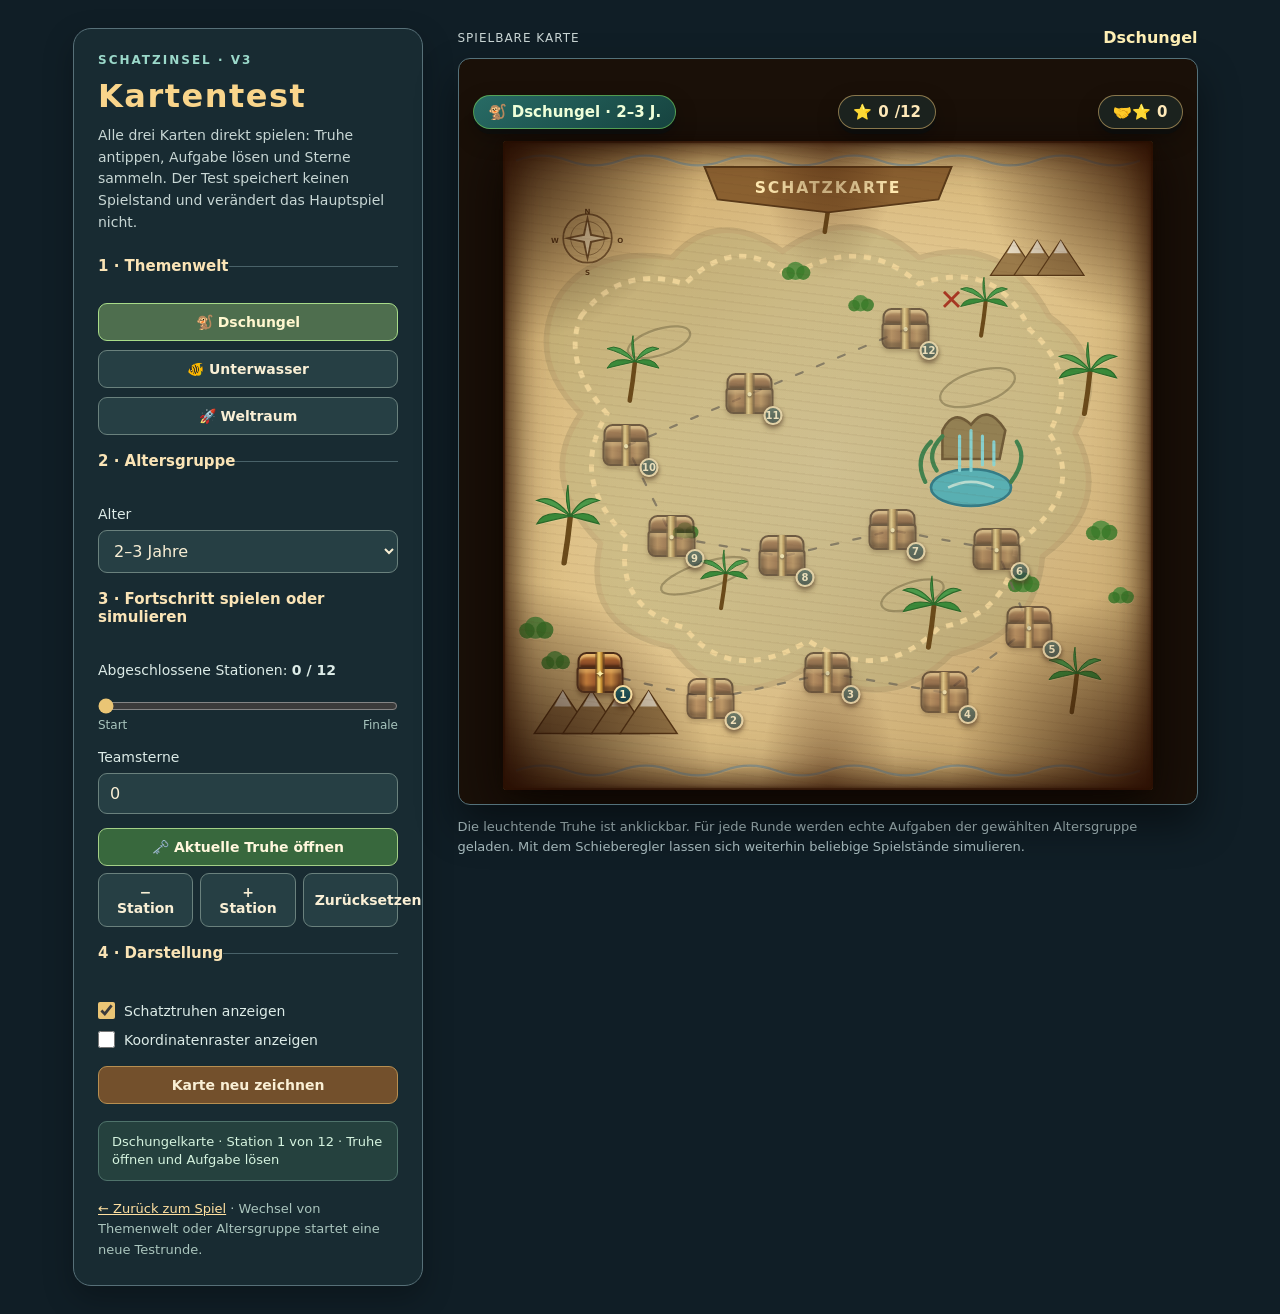
<file: kartentest.html>
<!DOCTYPE html>
<html lang="de">
<head>
  <meta charset="UTF-8" />
  <meta name="viewport" content="width=device-width, initial-scale=1" />
  <title>Schatzinsel v3 · Spielbarer Kartentest</title>
  <meta name="theme-color" content="#17383f" />
  <link rel="manifest" href="manifest.webmanifest" />
  <link rel="icon" type="image/png" sizes="192x192" href="res/icons/icon-192.png" />
  <link rel="apple-touch-icon" href="res/icons/apple-touch-icon.png" />
  <link rel="stylesheet" href="res/style.css" />
  <link rel="stylesheet" href="res/kartentest.css" />
  <script defer src="res/aufgaben-dschungel.js"></script>
  <script defer src="res/aufgaben-unterwasser.js"></script>
  <script defer src="res/aufgaben-weltraum.js"></script>
  <script defer src="res/karte-dschungel.js"></script>
  <script defer src="res/karte-unterwasser.js"></script>
  <script defer src="res/karte-weltraum.js"></script>
  <script defer src="res/karte.js"></script>
  <script defer src="res/kartentest.js"></script>
  <script defer src="res/pwa.js"></script>
</head>
<body class="kartentest-page">
  <main class="kartentest-layout">
    <section class="kartentest-controls" aria-labelledby="test-title">
      <p class="test-eyebrow">SCHATZINSEL · V3</p>
      <h1 id="test-title">Kartentest</h1>
      <p class="test-intro">Alle drei Karten direkt spielen: Truhe antippen, Aufgabe lösen und Sterne sammeln. Der Test speichert keinen Spielstand und verändert das Hauptspiel nicht.</p>

      <fieldset>
        <legend>1 · Themenwelt</legend>
        <div class="test-themes" role="group" aria-label="Themenwelt">
          <button type="button" class="test-theme active" data-theme="dschungel" aria-pressed="true">🐒 Dschungel</button>
          <button type="button" class="test-theme" data-theme="unterwasser" aria-pressed="false">🐠 Unterwasser</button>
          <button type="button" class="test-theme" data-theme="weltraum" aria-pressed="false">🚀 Weltraum</button>
        </div>
      </fieldset>

      <fieldset>
        <legend>2 · Altersgruppe</legend>
        <label for="testAge">Alter</label>
        <select id="testAge">
          <option value="klein">2–3 Jahre</option>
          <option value="mittel">3–4 Jahre</option>
          <option value="gross">4–5 Jahre</option>
        </select>
      </fieldset>

      <fieldset>
        <legend>3 · Fortschritt spielen oder simulieren</legend>
        <label for="testProgress">Abgeschlossene Stationen: <strong id="testProgressLabel">0 / 12</strong></label>
        <input id="testProgress" type="range" min="0" max="12" step="1" value="0" />
        <div class="test-steps"><span>Start</span><span>Finale</span></div>
        <label for="testTeam">Teamsterne</label>
        <input id="testTeam" type="number" min="0" max="12" step="1" value="0" />
        <div class="test-actions">
          <button id="testOpenChest" type="button" class="test-play-now">🗝️ Aktuelle Truhe öffnen</button>
          <button id="testPrev" type="button">− Station</button>
          <button id="testNext" type="button">+ Station</button>
          <button id="testReset" type="button">Zurücksetzen</button>
        </div>
      </fieldset>

      <fieldset>
        <legend>4 · Darstellung</legend>
        <label class="test-check"><input id="testChests" type="checkbox" checked /> Schatztruhen anzeigen</label>
        <label class="test-check"><input id="testGrid" type="checkbox" /> Koordinatenraster anzeigen</label>
        <button id="testRedraw" type="button" class="test-redraw">Karte neu zeichnen</button>
      </fieldset>
      <div id="testStatus" class="test-status" role="status" aria-live="polite">Dschungelkarte geladen · Station 1 von 12</div>
      <p class="test-footer"><a href="index.html">← Zurück zum Spiel</a> · Wechsel von Themenwelt oder Altersgruppe startet eine neue Testrunde.</p>
    </section>

    <section class="kartentest-preview" aria-label="Kartenvorschau">
      <div class="test-preview-top"><span>SPIELBARE KARTE</span><strong id="testPreviewName">Dschungel</strong></div>
      <div id="app">
        <div class="screen active" id="screen-map">
          <div class="map-header">
            <div class="pill reise-pill" id="reisePill">🐒 Dschungel</div>
            <div class="pill">⭐ <span id="starCount">0</span>/12</div>
            <div class="pill">🤝⭐ <span id="teamCount">0</span></div>
          </div>
          <div class="map-wrap">
            <div class="pergament">
              <div class="pergament-inner" id="pergamentInner">
                <svg class="map-svg" id="mapSvg" viewBox="0 0 100 100" preserveAspectRatio="none"></svg>
                <svg class="test-grid-layer" id="testGridLayer" viewBox="0 0 100 100" preserveAspectRatio="none" aria-hidden="true"></svg>
              </div>
              <div id="truhenLayer"></div>
            </div>
          </div>
        </div>
        <div id="testPlayLayer" class="test-play-layer" hidden>
          <section class="test-play-card" role="dialog" aria-modal="true" aria-labelledby="testPlayTitle" tabindex="-1">
            <div class="test-play-top">
              <span id="testPlayMeta">Station 1 von 12</span>
              <button id="testPlayClose" type="button" aria-label="Zur Karte zurückkehren">✕</button>
            </div>
            <div id="testTaskView">
              <div id="testPlayIcon" class="test-play-icon" aria-hidden="true">🔎</div>
              <h2 id="testPlayTitle">Aufgabe</h2>
              <p id="testPlayText" class="test-play-text"></p>
              <div id="testPlayHint" class="test-play-hint" hidden></div>
              <div class="test-play-actions">
                <button id="testPlaySpeak" type="button">🔊 Vorlesen</button>
                <button id="testPlayShowHint" type="button">💡 Tipp / Lösung</button>
                <button id="testPlayAgain" type="button">🔁 Andere Aufgabe</button>
                <button id="testPlayComplete" type="button" class="test-play-success">✅ Geschafft</button>
              </div>
            </div>
            <div id="testRewardView" class="test-play-result" hidden>
              <div class="test-play-icon" aria-hidden="true">⭐</div>
              <h2 id="testRewardTitle">Geschafft!</h2>
              <p id="testRewardText"></p>
              <button id="testRewardContinue" type="button" class="test-play-success">➡️ Weiter</button>
            </div>
            <div id="testFinalView" class="test-play-result" hidden>
              <div id="testFinalIcon" class="test-play-icon" aria-hidden="true">💎</div>
              <h2 id="testFinalTitle">Schatz gefunden!</h2>
              <p id="testFinalText"></p>
              <div class="test-play-actions">
                <button id="testFinalRestart" type="button">🔄 Noch einmal spielen</button>
                <button id="testFinalNext" type="button" class="test-play-success">➡️ Nächste Themenwelt</button>
              </div>
            </div>
          </section>
        </div>
      </div>
      <p class="test-preview-note">Die leuchtende Truhe ist anklickbar. Für jede Runde werden echte Aufgaben der gewählten Altersgruppe geladen. Mit dem Schieberegler lassen sich weiterhin beliebige Spielstände simulieren.</p>
    </section>
  </main>
  <div id="errorBox"></div>
</body>
</html>
</file>
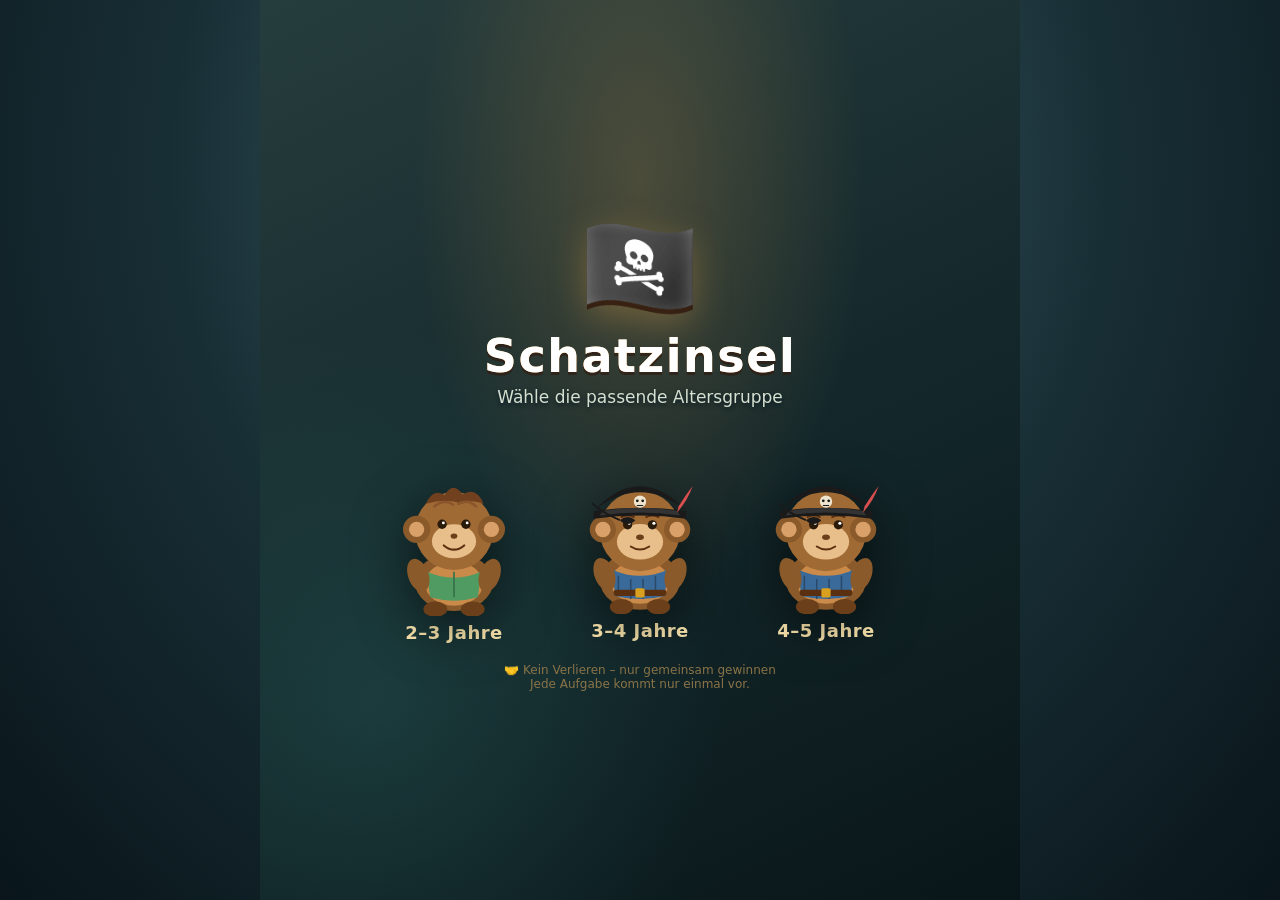
<file: schatzinsel_startgame_repariert.html>
<!DOCTYPE html>
<html lang="de">
  <head>
    <meta charset="UTF-8" />
    <meta
      name="viewport"
      content="width=device-width, initial-scale=1.0, maximum-scale=1.0, user-scalable=no"
    />
    <title>🏴‍☠️ Schatzinsel</title>
    <style>
      * {
        box-sizing: border-box;
        margin: 0;
        padding: 0;
        -webkit-tap-highlight-color: transparent;
      }
      html,
      body {
        height: 100%;
        overflow: hidden;
      }
      body {
        font-family:
          "Segoe UI",
          system-ui,
          -apple-system,
          sans-serif;
        background: radial-gradient(ellipse at 50% 18%, #42616a 0%, #182e35 52%, #09151a 100%);
        display: flex;
        align-items: center;
        justify-content: center;
        color: #fff;
      }
      #app {
        width: 100%;
        max-width: 760px;
        height: 100vh;
        max-height: 950px;
        position: relative;
        overflow: hidden;
        background: linear-gradient(160deg, #193844, #091923 76%);
        transition: background 0.8s ease;
      }
      .screen {
        position: absolute;
        inset: 0;
        display: none;
        flex-direction: column;
        padding: 18px;
      }
      .screen.active {
        display: flex;
      }
      .center {
        align-items: center;
        justify-content: center;
        text-align: center;
      }

      .start-bg {
        position: absolute;
        inset: 0;
        background:
          radial-gradient(ellipse at 50% 20%, rgba(224, 159, 76, 0.24), transparent 42%),
          radial-gradient(ellipse at 15% 78%, rgba(48, 112, 108, 0.3), transparent 38%),
          linear-gradient(155deg, #263d3d 0%, #14282b 52%, #091619 100%);
      }
      .start-content {
        position: relative;
        z-index: 2;
        width: 100%;
      }
      .logo {
        font-size: clamp(54px, 14vw, 96px);
        filter: drop-shadow(0 5px 0 rgba(49, 25, 12, 0.85))
          drop-shadow(0 10px 18px rgba(242, 173, 75, 0.3));
        animation: float 3s ease-in-out infinite;
      }
      @keyframes float {
        0%,
        100% {
          transform: translateY(0);
        }
        50% {
          transform: translateY(-10px);
        }
      }
      h1 {
        font-size: clamp(28px, 6.5vw, 46px);
        font-weight: 800;
        background: linear-gradient(180deg, #fff1b6 0%, #ffc76b 45%, #d8753e 100%);
        -webkit-background-clip: text;
        background-clip: text;
        filter: drop-shadow(0 3px 0 rgba(49, 28, 18, 0.7));
        margin: 6px 0 4px;
        letter-spacing: 1.5px;
      }
      .sub {
        font-size: clamp(13px, 3vw, 17px);
        color: #d6e0d0;
        text-shadow: 0 2px 4px #071923;
        margin-bottom: 22px;
      }

      .crew-row {
        display: flex;
        gap: 16px;
        justify-content: center;
        flex-wrap: wrap;
        margin-top: 8px;
      }
      .crew-btn {
        font-family: inherit;
        cursor: pointer;
        border: none;
        background: none;
        padding: 0;
        transition: transform 0.18s;
        display: flex;
        flex-direction: column;
        align-items: center;
      }
      .crew-btn:active {
        transform: scale(0.94);
      }
      .crew-fig {
        width: clamp(120px, 30vw, 170px);
        height: auto;
        filter: drop-shadow(0 12px 26px rgba(0, 0, 0, 0.55));
        transition: filter 0.2s;
      }
      .crew-btn:hover .crew-fig {
        filter: drop-shadow(0 12px 34px rgba(255, 190, 70, 0.65));
      }
      .crew-label {
        margin-top: 6px;
        font-size: clamp(14px, 3.2vw, 18px);
        font-weight: 800;
        color: #ffe9b0;
        letter-spacing: 0.5px;
      }
      .hint {
        font-size: 12px;
        color: #8a7448;
        margin-top: 20px;
      }

      #screen-map {
        padding: 0;
      }
      .map-header {
        position: absolute;
        top: 26px;
        left: 0;
        right: 0;
        z-index: 10;
        display: flex;
        justify-content: space-between;
        align-items: center;
        padding: 10px 14px;
        pointer-events: none;
        gap: 6px;
        flex-wrap: wrap;
      }
      .pill {
        pointer-events: auto;
        background: rgba(28, 37, 34, 0.91);
        backdrop-filter: blur(12px);
        -webkit-backdrop-filter: blur(12px);
        border: 1px solid rgba(228, 190, 115, 0.55);
        border-radius: 30px;
        padding: 7px 14px;
        font-size: clamp(12px, 2.8vw, 15px);
        font-weight: 700;
        display: flex;
        gap: 6px;
        align-items: center;
        color: #ffe9b8;
        box-shadow:
          0 5px 0 rgba(5, 18, 23, 0.38),
          0 9px 22px rgba(0, 0, 0, 0.3);
        white-space: nowrap;
      }
      .pill.icon-only {
        padding: 7px 11px;
        cursor: pointer;
        font-size: 17px;
      }
      .pill.reise-pill {
        background: linear-gradient(145deg, #286b65, #16433f);
        border-color: rgba(126, 217, 87, 0.55);
        color: #efffd9;
      }
      .map-wrap {
        position: absolute;
        inset: 0;
        display: flex;
        align-items: center;
        justify-content: center;
        padding: 82px 10px 14px;
      }
      .pergament {
        position: relative;
        width: 100%;
        height: 100%;
        max-width: 650px;
        max-height: 880px;
        filter: drop-shadow(0 18px 25px rgba(0, 0, 0, 0.58))
          drop-shadow(0 0 4px rgba(26, 12, 4, 0.85));
        transition: filter 0.8s ease;
      }
      .pergament-inner {
        position: absolute;
        inset: 0;
        border-radius: 4px;
        background:
          radial-gradient(ellipse at 50% 48%, rgba(255, 238, 184, 0.38), transparent 57%),
          radial-gradient(ellipse at 12% 12%, rgba(45, 20, 7, 0.78), transparent 19%),
          radial-gradient(ellipse at 91% 13%, rgba(57, 24, 7, 0.72), transparent 17%),
          radial-gradient(ellipse at 8% 88%, rgba(47, 20, 6, 0.84), transparent 20%),
          radial-gradient(ellipse at 92% 91%, rgba(43, 17, 5, 0.82), transparent 20%),
          radial-gradient(ellipse at 50% 50%, #eed9a7 0%, #d9b979 65%, #95602f 100%);
        overflow: hidden;
        transition: background 0.8s ease;
        box-shadow:
          inset 0 0 0 2px rgba(70, 34, 12, 0.65),
          inset 0 0 24px 7px rgba(58, 25, 7, 0.48),
          inset 0 0 55px rgba(30, 12, 3, 0.42);
      }
      .pergament-inner::before {
        content: "";
        position: absolute;
        inset: 0;
        background:
          radial-gradient(ellipse at 0% 0%, rgba(38, 14, 3, 0.92), transparent 22%),
          radial-gradient(ellipse at 100% 0%, rgba(48, 18, 3, 0.88), transparent 20%),
          radial-gradient(ellipse at 0% 100%, rgba(36, 13, 3, 0.94), transparent 23%),
          radial-gradient(ellipse at 100% 100%, rgba(42, 15, 3, 0.92), transparent 22%),
          radial-gradient(ellipse at 50% 0%, rgba(67, 30, 8, 0.45), transparent 15%),
          radial-gradient(ellipse at 50% 100%, rgba(67, 30, 8, 0.45), transparent 15%),
          repeating-linear-gradient(7deg, transparent 0 7px, rgba(80, 48, 20, 0.055) 8px 9px);
        pointer-events: none;
        z-index: 3;
      }
      .pergament-inner::after {
        content: "";
        position: absolute;
        inset: 0;
        box-shadow:
          inset 0 0 34px 7px rgba(45, 17, 4, 0.55),
          inset 0 0 4px 2px rgba(43, 17, 4, 0.8);
        pointer-events: none;
        z-index: 3;
      }
      .map-svg {
        position: absolute;
        inset: 0;
        width: 100%;
        height: 100%;
        pointer-events: none;
        z-index: 1;
        filter: drop-shadow(0 1px 0 rgba(255, 241, 198, 0.22));
      }

      #truhenLayer {
        position: absolute;
        inset: 0;
        z-index: 20;
        pointer-events: auto;
      }
      .truhe-node {
        position: absolute;
        transform: translate(-50%, -50%);
        width: clamp(43px, 10vw, 57px);
        height: clamp(42px, 9.5vw, 54px);
        border: 0;
        border-radius: 12px;
        background: transparent;
        overflow: visible;
        box-shadow: none;
        cursor: pointer;
        touch-action: manipulation;
        user-select: none;
        -webkit-appearance: none;
        appearance: none;
        font: inherit;
        filter: drop-shadow(0 4px 2px rgba(61, 35, 16, 0.38));
        transition:
          transform 0.2s,
          filter 0.2s;
      }
      .truhe-node.locked {
        opacity: 0.67;
        cursor: default;
        filter: grayscale(0.35) drop-shadow(0 3px 2px rgba(61, 35, 16, 0.3));
      }
      .truhe-node.done {
        background: transparent;
        border: 0;
        filter: drop-shadow(0 0 7px rgba(255, 226, 115, 0.75));
      }
      .truhe-node.current {
        background: transparent;
        border: 0;
        animation: chestGlow 1.8s ease-in-out infinite;
      }
      @keyframes chestGlow {
        0%,
        100% {
          transform: translate(-50%, -50%) scale(1);
          filter: drop-shadow(0 3px 3px rgba(70, 36, 11, 0.45));
        }
        50% {
          transform: translate(-50%, -53%) scale(1.08);
          filter: drop-shadow(0 0 9px rgba(255, 225, 115, 0.95));
        }
      }
      .truhe-node:not(.locked):active {
        transform: translate(-50%, -50%) scale(0.9);
      }
      .chest-art {
        position: relative;
        display: block;
        width: 100%;
        height: 100%;
      }
      .chest-lid {
        position: absolute;
        left: 10%;
        top: 10%;
        width: 80%;
        height: 35%;
        display: block;
        border: 2px solid #4b2c19;
        border-radius: 9px 9px 3px 3px;
        background: linear-gradient(180deg, #d89a4d 0%, #9d592b 45%, #6e3b21 100%);
        box-shadow:
          inset 0 3px 2px rgba(255, 218, 143, 0.55),
          inset 0 -3px 2px rgba(51, 24, 10, 0.55);
      }
      .chest-body {
        position: absolute;
        left: 8%;
        top: 39%;
        width: 84%;
        height: 48%;
        display: block;
        border: 2px solid #4b2c19;
        border-radius: 3px 3px 8px 8px;
        background: linear-gradient(
          90deg,
          #704020 0%,
          #bd7939 18%,
          #8e4c27 47%,
          #c1823d 76%,
          #63371e 100%
        );
        box-shadow:
          inset 0 4px 3px rgba(255, 209, 121, 0.42),
          inset 0 -5px 3px rgba(42, 20, 10, 0.45);
      }
      .chest-band {
        position: absolute;
        z-index: 2;
        left: 42%;
        top: 11%;
        width: 16%;
        height: 76%;
        display: block;
        background: linear-gradient(90deg, #9e722c, #f4d16c 35%, #c28c31 70%, #70451e);
        border-left: 1px solid #67451f;
        border-right: 1px solid #67451f;
      }
      .chest-lock {
        position: absolute;
        z-index: 3;
        left: 39%;
        top: 39%;
        width: 22%;
        height: 25%;
        display: flex;
        align-items: center;
        justify-content: center;
        font: 900 clamp(8px, 2vw, 12px) / 1 system-ui;
        color: #fff0a6;
        text-shadow: 0 1px 2px #42230f;
      }
      .station-num {
        position: absolute;
        bottom: -4px;
        right: -4px;
        width: 19px;
        height: 19px;
        display: flex;
        align-items: center;
        justify-content: center;
        font-size: 10px;
        font-weight: 800;
        color: #fff2c5;
        border: 2px solid #f5dca0;
        background: linear-gradient(#285c5c, #153b43);
        border-radius: 50%;
        box-shadow: 0 2px 4px #5a351b;
      }

      .overlay {
        position: absolute;
        inset: 0;
        z-index: 100;
        background: radial-gradient(
          ellipse at 50% 35%,
          rgba(24, 76, 79, 0.96),
          rgba(4, 18, 25, 0.98) 72%
        );
        backdrop-filter: blur(8px);
        -webkit-backdrop-filter: blur(8px);
        display: none;
        align-items: center;
        justify-content: center;
        flex-direction: column;
        padding: 20px;
      }
      .overlay.active {
        display: flex;
      }
      .truhe-big {
        width: min(58vw, 260px);
        height: min(50vw, 220px);
        font-size: 0;
        position: relative;
        cursor: pointer;
        user-select: none;
        animation: bounce 1.4s ease-in-out infinite;
      }
      @keyframes bounce {
        0%,
        100% {
          transform: translateY(0) scale(1);
        }
        50% {
          transform: translateY(-14px) scale(1.04);
        }
      }
      .truhe-big:active {
        transform: scale(0.92);
      }
      .truhe-big.opening {
        animation: openPop 0.5s ease-out forwards;
      }
      @keyframes openPop {
        0% {
          transform: scale(1);
        }
        60% {
          transform: scale(1.3);
        }
        100% {
          transform: scale(0);
          opacity: 0;
        }
      }
      .chest-art-big {
        width: 100%;
        height: 100%;
        filter: drop-shadow(0 18px 13px rgba(0, 0, 0, 0.42));
      }
      .chest-art-big .chest-lid {
        border-width: 5px;
        border-radius: 24px 24px 8px 8px;
      }
      .chest-art-big .chest-body {
        border-width: 5px;
        border-radius: 5px 5px 20px 20px;
      }
      .chest-art-big .chest-band {
        border-left-width: 3px;
        border-right-width: 3px;
      }
      .chest-art-big .chest-lock {
        font-size: clamp(22px, 7vw, 38px);
        color: #ffe58b;
      }
      .chest-theme-mark {
        position: absolute;
        right: -5px;
        top: -8px;
        font-size: clamp(28px, 8vw, 44px);
        filter: drop-shadow(0 3px 2px #40240f);
      }
      .overlay-text {
        font-size: clamp(16px, 3.5vw, 20px);
        color: #fff0c5;
        margin-top: 10px;
        font-weight: 600;
        text-shadow: 0 2px 5px #061820;
      }

      #screen-task {
        justify-content: flex-start;
        background: linear-gradient(180deg, #2a1a0a, #120a04);
      }
      .task-header {
        display: flex;
        justify-content: space-between;
        align-items: center;
        margin-bottom: 18px;
        gap: 8px;
        flex-wrap: wrap;
      }
      .task-card {
        flex: 1;
        display: flex;
        flex-direction: column;
        align-items: center;
        justify-content: center;
        background: linear-gradient(160deg, #f2ddb0 0%, #cfab66 100%);
        border: 1px solid rgba(242, 204, 129, 0.65);
        border-radius: 24px;
        padding: 30px 22px;
        text-align: center;
        position: relative;
        overflow: hidden;
        box-shadow: 0 12px 30px rgba(0, 0, 0, 0.22);
        color: #3a2408;
      }
      .task-card::before {
        content: "";
        position: absolute;
        top: -50%;
        left: -50%;
        width: 200%;
        height: 200%;
        background: radial-gradient(circle at 50% 0%, rgba(255, 255, 255, 0.15), transparent 60%);
        pointer-events: none;
      }
      .task-icon {
        font-size: clamp(56px, 14vw, 84px);
        margin-bottom: 16px;
        position: relative;
      }
      .task-text {
        font-size: clamp(21px, 5vw, 30px);
        font-weight: 700;
        line-height: 1.35;
        margin-bottom: 24px;
        position: relative;
      }
      .btn {
        font-family: inherit;
        cursor: pointer;
        border: none;
        padding: 16px 30px;
        border-radius: 14px;
        font-size: clamp(16px, 3.6vw, 20px);
        font-weight: 700;
        transition: transform 0.12s;
        display: inline-flex;
        align-items: center;
        gap: 8px;
        box-shadow:
          0 4px 0 rgba(4, 20, 25, 0.45),
          0 8px 18px rgba(0, 0, 0, 0.18);
      }
      .btn:active {
        transform: scale(0.95);
      }
      .btn-listen {
        background: rgba(70, 120, 180, 0.25);
        border: 1px solid rgba(70, 120, 180, 0.6);
        color: #3a6a9a;
      }
      .btn-done {
        background: linear-gradient(180deg, #7ed957, #4caf50);
        color: #fff;
        box-shadow: 0 8px 24px rgba(76, 175, 80, 0.4);
      }
      .task-timer {
        color: #ffe9b0;
        text-align: center;
        font-weight: 800;
        font-size: 16px;
        margin: 8px 0 2px;
      }
      .task-timer.urgent {
        color: #ff8b6b;
      }
      .task-help {
        display: none;
        margin: 12px 0 0;
        padding: 12px 14px;
        border-radius: 14px;
        background: rgba(255, 255, 255, 0.72);
        color: #3a2408;
        font-size: 16px;
        line-height: 1.4;
        font-weight: 650;
      }
      .task-buttons {
        display: flex;
        flex-wrap: wrap;
        gap: 10px;
        justify-content: center;
        align-items: center;
        margin-top: 10px;
        margin-bottom: 6px;
      }
      .btn-small {
        font-family: inherit;
        cursor: pointer;
        padding: 10px 20px;
        border-radius: 14px;
        font-size: clamp(13px, 3vw, 16px);
        font-weight: 700;
        display: inline-flex;
        align-items: center;
        gap: 6px;
        transition: transform 0.12s;
        background: linear-gradient(180deg, #a87a48 0%, #7a5228 100%);
        color: #ffe9b0;
        border: 2px solid #5a3a18;
        box-shadow:
          0 4px 0 #4a2a10,
          0 6px 14px rgba(0, 0, 0, 0.4);
      }
      .btn-small:active {
        transform: translateY(3px);
        box-shadow:
          0 1px 0 #4a2a10,
          0 3px 8px rgba(0, 0, 0, 0.4);
      }

      #screen-reward {
        background: linear-gradient(180deg, #2a1a0a, #120a04);
      }
      .reward-star {
        font-size: clamp(90px, 24vw, 150px);
        animation: starSpin 0.8s cubic-bezier(0.34, 1.56, 0.64, 1);
      }
      @keyframes starSpin {
        0% {
          transform: scale(0) rotate(-180deg);
        }
        100% {
          transform: scale(1) rotate(0);
        }
      }
      .reward-title {
        font-size: clamp(24px, 5.5vw, 34px);
        font-weight: 800;
        color: #ffd966;
        margin: 10px 0;
      }
      .reward-sub {
        font-size: clamp(14px, 3.2vw, 18px);
        color: #c9b48a;
        margin-bottom: 26px;
      }

      #screen-finale {
        background: linear-gradient(180deg, #2a1a0a, #120a04);
      }
      .finale-gem {
        font-size: clamp(90px, 24vw, 150px);
        animation: float 2.5s ease-in-out infinite;
        filter: drop-shadow(0 0 40px rgba(120, 220, 255, 0.6));
      }
      .finale-title {
        font-size: clamp(32px, 8vw, 52px);
        font-weight: 900;
        background: linear-gradient(180deg, #ffe066, #ffb347);
        -webkit-background-clip: text;
        background-clip: text;
        -webkit-text-fill-color: transparent;
        margin: 8px 0;
      }

      .confetti {
        position: absolute;
        font-size: 24px;
        pointer-events: none;
        z-index: 60;
        animation: fall 1.6s ease-in forwards;
      }
      @keyframes fall {
        0% {
          transform: translateY(-40px) rotate(0);
          opacity: 1;
        }
        100% {
          transform: translateY(100vh) rotate(600deg);
          opacity: 0;
        }
      }

      #errorBox {
        position: absolute;
        bottom: 0;
        left: 0;
        right: 0;
        z-index: 999;
        background: #7a1f1f;
        color: #fff;
        font-family: monospace;
        font-size: 12px;
        padding: 10px;
        display: none;
        max-height: 40%;
        overflow-y: auto;
      }


      #screen-review { background: linear-gradient(180deg, #18323a, #091923); overflow-y: auto; }
      .review-wrap { width:100%; max-width:680px; margin:0 auto; padding-bottom:24px; }
      .review-panel { background:#f2ddb0; color:#35240d; border-radius:18px; padding:16px; margin:10px 0; text-align:left; }
      .review-panel h2,.review-panel h3 { margin:0 0 9px; color:#573714; }
      .review-panel p { line-height:1.4; margin:7px 0; }
      .review-field { display:block; width:100%; margin:7px 0 12px; padding:10px; border-radius:9px; border:1px solid #98764a; font:inherit; color:#2c2114; background:#fffaf0; }
      .review-check { display:flex; gap:9px; align-items:flex-start; margin:9px 0; line-height:1.3; }
      .review-check input { margin-top:3px; transform:scale(1.15); }
      .review-actions { display:flex; gap:8px; flex-wrap:wrap; justify-content:center; margin:12px 0; }
      .review-progress { color:#ffe9b0; text-align:center; font-weight:700; margin:8px; }
      .review-note { font-size:13px; color:#614a2c; }
      .review-nav { display:flex; gap:8px; justify-content:space-between; }
      .review-nav button { flex:1; }

      @media (max-height: 700px) {
        .map-wrap {
          padding-top: 74px;
          padding-bottom: 7px;
        }
        .truhe-node {
          width: clamp(37px, 7.5vw, 46px);
          height: clamp(37px, 7.5vw, 46px);
        }
      }
    </style>
  </head>
  <body>
    <div id="app">
      <div class="screen active center" id="screen-start">
        <div class="start-bg"></div>
        <div class="start-content">
          <div class="logo">🏴‍☠️</div>
          <h1>Schatzinsel</h1>
          <p class="sub">Wähle die passende Altersgruppe</p>
          <div class="crew-row">
            <button class="crew-btn" onclick="startGame('klein')" aria-label="Altersgruppe 2 bis 3 Jahre">
              <svg
                class="crew-fig"
                viewBox="0 0 200 220"
                xmlns="http://www.w3.org/2000/svg"
                role="img"
                aria-label="Altersgruppe 2 bis 3 Jahre"
              >
                <ellipse cx="100" cy="180" rx="46" ry="34" fill="#8a5a2b" />
                <ellipse cx="100" cy="182" rx="34" ry="26" fill="#c98a4a" />
                <ellipse cx="78" cy="212" rx="14" ry="9" fill="#6a3f1a" />
                <ellipse cx="122" cy="212" rx="14" ry="9" fill="#6a3f1a" />
                <path d="M68 168 Q100 182 132 168 L128 198 Q100 206 72 198 Z" fill="#4f9b62" />
                <path d="M100 168 L100 198" stroke="#347248" stroke-width="2" />
                <ellipse
                  cx="58"
                  cy="172"
                  rx="12"
                  ry="20"
                  fill="#8a5a2b"
                  transform="rotate(-20 58 172)"
                />
                <ellipse
                  cx="142"
                  cy="172"
                  rx="12"
                  ry="20"
                  fill="#8a5a2b"
                  transform="rotate(20 142 172)"
                />
                <circle cx="100" cy="120" r="46" fill="#a06a35" />
                <circle cx="56" cy="118" r="16" fill="#8a5a2b" />
                <circle cx="144" cy="118" r="16" fill="#8a5a2b" />
                <circle cx="56" cy="118" r="9" fill="#d9a06a" />
                <circle cx="144" cy="118" r="9" fill="#d9a06a" />
                <ellipse cx="100" cy="132" rx="26" ry="20" fill="#e8bf8a" />
                <circle cx="86" cy="112" r="5.5" fill="#2a1a0a" />
                <circle cx="114" cy="112" r="5.5" fill="#2a1a0a" />
                <circle cx="87.5" cy="110.5" r="1.7" fill="#fff" />
                <circle cx="115.5" cy="110.5" r="1.7" fill="#fff" />
                <ellipse cx="100" cy="126" rx="4" ry="3" fill="#6a3f1a" />
                <path
                  d="M88 137 Q100 147 112 137"
                  stroke="#5a3010"
                  stroke-width="2.5"
                  fill="none"
                  stroke-linecap="round"
                />
                <path
                  d="M67 88 Q75 69 89 78 Q99 61 110 77 Q126 67 135 88 Q120 82 109 88 Q91 81 67 88Z"
                  fill="#70401f"
                />
                <path
                  d="M77 91 Q88 82 99 89 M105 88 Q116 82 126 91"
                  stroke="#8b552c"
                  stroke-width="3"
                  fill="none"
                  stroke-linecap="round"
                />
              </svg>
              <span class="crew-label">2–3 Jahre</span>
            </button>
            <button class="crew-btn" onclick="startGame('mittel')" aria-label="Altersgruppe 3 bis 4 Jahre">
              <svg class="crew-fig" viewBox="0 0 220 240" xmlns="http://www.w3.org/2000/svg">
                <ellipse cx="110" cy="196" rx="52" ry="38" fill="#8a5a2b" />
                <ellipse cx="110" cy="198" rx="38" ry="28" fill="#c98a4a" />
                <ellipse cx="86" cy="230" rx="15" ry="10" fill="#6a3f1a" />
                <ellipse cx="134" cy="230" rx="15" ry="10" fill="#6a3f1a" />
                <path d="M74 182 Q110 198 146 182 L142 216 Q110 224 78 216 Z" fill="#3a6a9a" />
                <path
                  d="M82 190 L82 216 M98 194 L98 220 M114 194 L114 220 M130 190 L130 216"
                  stroke="#2a4a6a"
                  stroke-width="2"
                />
                <rect x="76" y="208" width="68" height="8" rx="3" fill="#5a3010" />
                <rect x="104" y="206" width="12" height="12" rx="2" fill="#d9a020" />
                <ellipse
                  cx="64"
                  cy="188"
                  rx="13"
                  ry="22"
                  fill="#8a5a2b"
                  transform="rotate(-20 64 188)"
                />
                <ellipse
                  cx="156"
                  cy="188"
                  rx="13"
                  ry="22"
                  fill="#8a5a2b"
                  transform="rotate(20 156 188)"
                />
                <circle cx="110" cy="132" r="52" fill="#a06a35" />
                <circle cx="62" cy="130" r="17" fill="#8a5a2b" />
                <circle cx="158" cy="130" r="17" fill="#8a5a2b" />
                <circle cx="62" cy="130" r="10" fill="#d9a06a" />
                <circle cx="158" cy="130" r="10" fill="#d9a06a" />
                <ellipse cx="110" cy="146" rx="30" ry="23" fill="#e8bf8a" />
                <circle cx="94" cy="124" r="6" fill="#2a1a0a" />
                <circle cx="126" cy="124" r="6" fill="#2a1a0a" />
                <circle cx="96" cy="122" r="2" fill="#fff" />
                <circle cx="128" cy="122" r="2" fill="#fff" />
                <path
                  d="M86 114 Q94 110 102 114"
                  stroke="#5a3010"
                  stroke-width="2.5"
                  fill="none"
                  stroke-linecap="round"
                />
                <path
                  d="M118 114 Q126 110 134 114"
                  stroke="#5a3010"
                  stroke-width="2.5"
                  fill="none"
                  stroke-linecap="round"
                />
                <ellipse cx="110" cy="140" rx="5" ry="3.5" fill="#6a3f1a" />
                <path
                  d="M98 152 Q110 160 122 152"
                  stroke="#5a3010"
                  stroke-width="2.5"
                  fill="none"
                  stroke-linecap="round"
                />
                <path d="M50 106 Q110 58 170 106 L162 98 Q110 50 58 98 Z" fill="#1a1a1a" />
                <path d="M50 106 Q110 98 170 106 L170 116 Q110 108 50 116 Z" fill="#1a1a1a" />
                <path d="M58 112 Q110 104 162 112 L158 106 Q110 98 62 106 Z" fill="#333" />
                <path d="M158 108 Q172 92 178 74 Q170 84 160 100 Z" fill="#d94f4f" />
                <circle cx="110" cy="94" r="8" fill="#f0e6d0" />
                <circle cx="106.5" cy="93" r="1.8" fill="#1a1a1a" />
                <circle cx="113.5" cy="93" r="1.8" fill="#1a1a1a" />
                <path d="M106 99 L114 99" stroke="#1a1a1a" stroke-width="1.4" />
                <path d="M84 118 Q94 110 104 118 Q94 128 84 118 Z" fill="#1a1a1a" />
                <path d="M84 118 Q60 108 48 96" stroke="#1a1a1a" stroke-width="2.5" fill="none" />
              </svg>
              <span class="crew-label">3–4 Jahre</span>
            </button>
            <button class="crew-btn" onclick="startGame('gross')" aria-label="Altersgruppe 3 bis 4 Jahre">
              <svg class="crew-fig" viewBox="0 0 220 240" xmlns="http://www.w3.org/2000/svg">
                <ellipse cx="110" cy="196" rx="52" ry="38" fill="#8a5a2b" />
                <ellipse cx="110" cy="198" rx="38" ry="28" fill="#c98a4a" />
                <ellipse cx="86" cy="230" rx="15" ry="10" fill="#6a3f1a" />
                <ellipse cx="134" cy="230" rx="15" ry="10" fill="#6a3f1a" />
                <path d="M74 182 Q110 198 146 182 L142 216 Q110 224 78 216 Z" fill="#3a6a9a" />
                <path
                  d="M82 190 L82 216 M98 194 L98 220 M114 194 L114 220 M130 190 L130 216"
                  stroke="#2a4a6a"
                  stroke-width="2"
                />
                <rect x="76" y="208" width="68" height="8" rx="3" fill="#5a3010" />
                <rect x="104" y="206" width="12" height="12" rx="2" fill="#d9a020" />
                <ellipse
                  cx="64"
                  cy="188"
                  rx="13"
                  ry="22"
                  fill="#8a5a2b"
                  transform="rotate(-20 64 188)"
                />
                <ellipse
                  cx="156"
                  cy="188"
                  rx="13"
                  ry="22"
                  fill="#8a5a2b"
                  transform="rotate(20 156 188)"
                />
                <circle cx="110" cy="132" r="52" fill="#a06a35" />
                <circle cx="62" cy="130" r="17" fill="#8a5a2b" />
                <circle cx="158" cy="130" r="17" fill="#8a5a2b" />
                <circle cx="62" cy="130" r="10" fill="#d9a06a" />
                <circle cx="158" cy="130" r="10" fill="#d9a06a" />
                <ellipse cx="110" cy="146" rx="30" ry="23" fill="#e8bf8a" />
                <circle cx="94" cy="124" r="6" fill="#2a1a0a" />
                <circle cx="126" cy="124" r="6" fill="#2a1a0a" />
                <circle cx="96" cy="122" r="2" fill="#fff" />
                <circle cx="128" cy="122" r="2" fill="#fff" />
                <path
                  d="M86 114 Q94 110 102 114"
                  stroke="#5a3010"
                  stroke-width="2.5"
                  fill="none"
                  stroke-linecap="round"
                />
                <path
                  d="M118 114 Q126 110 134 114"
                  stroke="#5a3010"
                  stroke-width="2.5"
                  fill="none"
                  stroke-linecap="round"
                />
                <ellipse cx="110" cy="140" rx="5" ry="3.5" fill="#6a3f1a" />
                <path
                  d="M98 152 Q110 160 122 152"
                  stroke="#5a3010"
                  stroke-width="2.5"
                  fill="none"
                  stroke-linecap="round"
                />
                <path d="M50 106 Q110 58 170 106 L162 98 Q110 50 58 98 Z" fill="#1a1a1a" />
                <path d="M50 106 Q110 98 170 106 L170 116 Q110 108 50 116 Z" fill="#1a1a1a" />
                <path d="M58 112 Q110 104 162 112 L158 106 Q110 98 62 106 Z" fill="#333" />
                <path d="M158 108 Q172 92 178 74 Q170 84 160 100 Z" fill="#d94f4f" />
                <circle cx="110" cy="94" r="8" fill="#f0e6d0" />
                <circle cx="106.5" cy="93" r="1.8" fill="#1a1a1a" />
                <circle cx="113.5" cy="93" r="1.8" fill="#1a1a1a" />
                <path d="M106 99 L114 99" stroke="#1a1a1a" stroke-width="1.4" />
                <path d="M84 118 Q94 110 104 118 Q94 128 84 118 Z" fill="#1a1a1a" />
                <path d="M84 118 Q60 108 48 96" stroke="#1a1a1a" stroke-width="2.5" fill="none" />
              </svg>
              <span class="crew-label">4–5 Jahre</span>
            </button>
          </div>
          <p class="hint">🤝 Kein Verlieren – nur gemeinsam gewinnen<br>Jede Aufgabe kommt nur einmal vor.</p>
        </div>
      </div>

      <div class="screen" id="screen-map">
        <div class="map-header">
          <div class="pill reise-pill" id="reisePill">🐒 Dschungel</div>
          <div class="pill">⭐ <span id="starCount">0</span>/12</div>
          <div class="pill">🤝⭐ <span id="teamCount">0</span></div>
          <div class="pill icon-only" onclick="resetGame()" title="Neu starten">🔄</div>
        </div>
        <div class="map-wrap">
          <div class="pergament">
            <div class="pergament-inner" id="pergamentInner">
              <svg
                class="map-svg"
                id="mapSvg"
                viewBox="0 0 100 100"
                preserveAspectRatio="none"
              ></svg>
            </div>
            <div id="truhenLayer"></div>
          </div>
        </div>
      </div>

      <div class="overlay" id="truheOverlay">
        <div class="truhe-big" id="truheBig" onclick="oeffneTruhe()"></div>
        <p class="overlay-text" id="overlayHint">Tippe die Truhe an!</p>
      </div>

      <div class="screen" id="screen-task">
        <div class="task-header">
          <div class="pill icon-only" onclick="goMap()" title="Zur Schatzkarte">⬅️</div>
          <button class="pill icon-only" type="button" onclick="goMainMenu()" title="Zurück ins Hauptmenü" aria-label="Zurück ins Hauptmenü">🏠</button>
          <div class="pill">⭐ <span id="starCount2">0</span>/12</div>
          <div class="pill icon-only" onclick="vorlesen()">🔊</div>
          <div class="pill icon-only" onclick="stimmeWechseln()" title="Stimme wechseln">🎙️</div>
        </div>
        <div class="task-card">
          <div class="task-icon" id="taskIcon">🔎</div>
          <div class="task-text" id="taskText">…</div>
          <button class="btn btn-listen" onclick="vorlesen()">🔊 Aufgabe vorlesen</button>
          <div class="task-help" id="taskHelp" aria-live="polite"></div>
        </div>
        <div class="task-timer" id="taskTimer">⏱️ Bereit?</div>
        <div class="task-buttons">
          <button class="btn-small" onclick="nochMal()">🔁 Noch mal</button>
          <button class="btn-small" onclick="zeigeTipp()">💡 Tipp / Lösung</button>
          <button class="btn-small" onclick="nichtGeschafft()">
            🙈 Nicht geschafft
          </button>
          <button class="btn-small" onclick="erledigt()">✅ Geschafft</button>
        </div>
      </div>

      <div class="screen center" id="screen-reward">
        <div class="reward-star">⭐</div>\n        <div style="font-size:68px;margin:4px 0" aria-label="Freudiger Pirat">🐒🏴‍☠️🎉</div>
        <div class="reward-title" id="rewardText">Super gemacht!</div>
        <p class="reward-sub" id="rewardSub">Dein Stern wandert auf die Schatzkarte!</p>
        <button class="btn btn-done" style="padding: 16px 34px" onclick="goMap()">
          ➡️ Weiter zur Karte
        </button>
      </div>

      <div class="screen center" id="screen-finale">
        <div class="finale-gem" id="finaleIcon">💎</div>
        <div class="finale-title" id="finaleTitle">SCHATZ!</div>
        <p class="reward-sub" id="finaleSub">
          Du hast den Schatz gefunden – gemeinsam mit deinem Team!
        </p>
        <button class="btn btn-done" style="padding: 16px 34px" onclick="neueReise()">
          🔁 Neue Reise starten
        </button>
      </div>

      <div class="screen" id="screen-review">
        <div class="review-wrap">
          <div class="task-header">
            <button class="btn-small" onclick="closeReview()">⬅️ Zur Startseite</button>
            <div class="pill">📋 Fachprüfung</div>
          </div>
          <div class="review-progress" id="reviewProgress">Aufgabe 1</div>
          <div class="review-panel">
            <h2>Prüfauftrag für pädagogische Fachkräfte</h2>
            <p>Prüfen Sie jede Aufgabe einzeln im Hinblick auf Entwicklungsangemessenheit, Verständlichkeit, Sicherheit und Inklusion. Die Einordnung ist eine fachliche Arbeitshilfe und keine bereits erteilte pädagogische Freigabe.</p>
            <p class="review-note">Bewertung: „Geprüft“ nur wählen, wenn alle relevanten Kriterien erfüllt sind. Bei Anpassungsbedarf „Überarbeiten“ wählen und eine konkrete Notiz hinterlassen. Die neuen Aufgaben sind altersorientiert vorbereitet; eine pädagogische Freigabe erfolgt erst durch die Prüfung vor Ort.</p>
            <label for="reviewerName"><b>Name der prüfenden Fachkraft</b></label>
            <input id="reviewerName" class="review-field" placeholder="Name / Qualifikation" oninput="saveReviewMeta()">
            <label for="reviewInstitution"><b>Einrichtung / Gruppe</b></label>
            <input id="reviewInstitution" class="review-field" placeholder="Einrichtung oder Gruppe" oninput="saveReviewMeta()">
            <label for="reviewDate"><b>Prüfdatum</b></label>
            <input id="reviewDate" type="date" class="review-field" onchange="saveReviewMeta()">
            <label for="reviewFilter"><b>Aufgabengruppe filtern</b></label>
            <select id="reviewFilter" class="review-field" onchange="changeReviewFilter()">
              <option value="alle">Alle Aufgaben</option>
              <option value="klein">Einzelaufgaben 2–3 Jahre</option>
              <option value="mittel">Einzelaufgaben 3–4 Jahre</option>
              <option value="gross">Einzelaufgaben 4–5 Jahre</option>
              <option value="team-klein">Teamaufgaben 2–3 Jahre</option>
              <option value="team-mittel">Teamaufgaben 3–4 Jahre</option>
              <option value="team-gross">Teamaufgaben 4–5 Jahre</option>
            </select>
            <div id="reviewSummary"></div>
          </div>
          <div class="review-panel" id="reviewTaskPanel">
            <h2 id="reviewTaskTitle">Aufgabe</h2>
            <p id="reviewTaskMeta"></p>
            <p><b>Aufgabenstellung</b></p><p id="reviewTaskText"></p>
            <p><b>Vorgeschlagener Tipp</b></p><p id="reviewTaskHint"></p>
            <p><b>Vorgeschlagene Antwort / Beobachtbares Ergebnis</b></p><p id="reviewTaskAnswer"></p>
            <hr style="border:0;border-top:1px solid #b99b6d;margin:12px 0">
            <h3>Prüfkriterien – bitte einzeln bewerten</h3>
            <div id="reviewCriteria"></div>
            <label for="reviewStatus"><b>Fachliches Prüfergebnis</b></label>
            <select id="reviewStatus" class="review-field" onchange="saveReviewEntry()">
              <option value="offen">Noch nicht geprüft</option>
              <option value="geprueft">Geprüft – kann so eingesetzt werden</option>
              <option value="ueberarbeiten">Überarbeiten – noch nicht einsetzen</option>
              <option value="rueckfrage">Rückfrage / Praxistest erforderlich</option>
            </select>
            <label for="reviewNotes"><b>Fachliche Anmerkungen / konkrete Änderungsvorschläge</b></label>
            <textarea id="reviewNotes" class="review-field" rows="4" placeholder="z. B. Formulierung vereinfachen, Material austauschen, Hilfestellung ergänzen …" oninput="saveReviewEntry()"></textarea>
            <p class="review-note">Die Aufgaben sind altersorientiert vorbereitet, aber nicht offiziell pädagogisch zertifiziert. Die Kriterien dienen als Prüfraster. Bitte berücksichtigen Sie die individuellen Fähigkeiten und Bedürfnisse der Kinder sowie die tatsächliche Gruppensituation.</p>
          </div>
          <div class="review-nav">
            <button class="btn-small" onclick="moveReview(-1)">⬅️ Zurück</button>
            <button class="btn-small" onclick="moveReview(1)">Weiter ➡️</button>
          </div>
          <div class="review-actions">
            <button class="btn-small" onclick="downloadReview()">⬇️ Prüfergebnisse exportieren</button>
            <button class="btn-small" onclick="printReview()">🖨️ Prüfübersicht drucken</button>
          </div>
          <p class="review-note" style="color:#ffe9b0;text-align:center">Prüfstände und Notizen werden lokal in diesem Browser gespeichert. Exportieren Sie die Ergebnisse zur Dokumentation und Weitergabe.</p>
        </div>
      </div>
    </div>

    <div id="errorBox"></div>

    <script>
      window.addEventListener("error", function (e) {
        var box = document.getElementById("errorBox");
        box.style.display = "block";
        box.textContent = "FEHLER: " + e.message + " (Zeile " + e.lineno + ")";
      });
    </script>

    <script>

      const AUFGABEN_DSCHUNGEL = [
  {
    "id": "D2-001",
    "kategorie": "suche",
    "stufe": "klein",
    "icon": "🔎",
    "teamStern": false,
    "sprechtext": "Zeig auf etwas Grünes.",
    "tipp": "Schau dich um. Wo siehst du die Farbe von Gras?",
    "antwort": "Zum Beispiel ein grüner Baustein, ein Blatt oder ein Bild."
  },
  {
    "id": "D2-002",
    "kategorie": "fühlen",
    "stufe": "klein",
    "icon": "🧸",
    "teamStern": false,
    "sprechtext": "Fühle mit deiner Hand etwas Weiches.",
    "tipp": "Streiche vorsichtig über verschiedene Dinge.",
    "antwort": "Zum Beispiel ein Kissen oder ein Stofftier."
  },
  {
    "id": "D2-003",
    "kategorie": "tiere",
    "stufe": "klein",
    "icon": "🐾",
    "teamStern": false,
    "sprechtext": "Mach einmal „Brumm“ wie ein Bär.",
    "tipp": "Der Bär macht ein tiefes Geräusch.",
    "antwort": "Ein tiefes „Brumm“ reicht völlig."
  },
  {
    "id": "D2-004",
    "kategorie": "natur",
    "stufe": "klein",
    "icon": "🌿",
    "teamStern": false,
    "sprechtext": "Zeig, wo an einer Pflanze die Blätter sind.",
    "tipp": "Schau dir eine Zimmerpflanze oder ein Bild an.",
    "antwort": "Das Kind zeigt auf ein oder mehrere Blätter."
  },
  {
    "id": "D2-005",
    "kategorie": "bewegung",
    "stufe": "klein",
    "icon": "🐒",
    "teamStern": false,
    "sprechtext": "Hebe beide Arme hoch wie ein Affe, der nach einer Banane greift.",
    "tipp": "Die Banane hängt ganz oben.",
    "antwort": "Beide Arme nach oben strecken."
  },
  {
    "id": "D2-006",
    "kategorie": "formen",
    "stufe": "klein",
    "icon": "🟤",
    "teamStern": false,
    "sprechtext": "Finde einen runden Gegenstand.",
    "tipp": "Runde Dinge haben keine Ecken.",
    "antwort": "Zum Beispiel einen Ball oder einen runden Deckel."
  },
  {
    "id": "D2-007",
    "kategorie": "natur",
    "stufe": "klein",
    "icon": "🦋",
    "teamStern": false,
    "sprechtext": "Zeig auf etwas, das flattern könnte.",
    "tipp": "Bewege deine Hände wie Flügel.",
    "antwort": "Zum Beispiel ein Tuch, das man sanft bewegt, oder ein Schmetterlingsbild."
  },
  {
    "id": "D2-008",
    "kategorie": "wissen",
    "stufe": "klein",
    "icon": "🍌",
    "teamStern": false,
    "sprechtext": "Zeig auf dem Bild die Banane für den Affen.",
    "tipp": "Der Affe mag Bananen.",
    "antwort": "Das Kind zeigt auf die Banane."
  },
  {
    "id": "D2-009",
    "kategorie": "bewegung",
    "stufe": "klein",
    "icon": "🦶",
    "teamStern": false,
    "sprechtext": "Tippe mit einem Fuß ganz sanft auf den Boden.",
    "tipp": "Mach es einmal langsam.",
    "antwort": "Ein sanfter Fuß-Tipp genügt."
  },
  {
    "id": "D2-010",
    "kategorie": "denken",
    "stufe": "gross",
    "icon": "🍃",
    "teamStern": false,
    "sprechtext": "Suche zwei Dinge, die sich unterschiedlich anfühlen: eins weich und eins hart.",
    "tipp": "Fühle nacheinander und vergleiche.",
    "antwort": "Zum Beispiel Kissen und Holzklotz."
  },
  {
    "id": "D2-011",
    "kategorie": "tiere",
    "stufe": "gross",
    "icon": "🐅",
    "teamStern": false,
    "sprechtext": "Welches Tier hat Streifen? Zeig es oder nenne es.",
    "tipp": "Denk an ein Tier mit dunklen Streifen.",
    "antwort": "Zum Beispiel ein Tiger oder ein Zebra."
  },
  {
    "id": "D2-012",
    "kategorie": "natur",
    "stufe": "gross",
    "icon": "🌳",
    "teamStern": false,
    "sprechtext": "Lege mit drei großen Bausteinen einen kleinen Baum: Stamm unten, Krone oben.",
    "tipp": "Unten ist der Stamm. Was kommt oben darauf?",
    "antwort": "Drei Bausteine so stapeln oder legen, dass Stamm und Krone erkennbar sind."
  },
  {
    "id": "D2-013",
    "kategorie": "formen",
    "stufe": "gross",
    "icon": "🔴",
    "teamStern": false,
    "sprechtext": "Finde einen Gegenstand mit Ecken und einen ohne Ecken.",
    "tipp": "Vergleiche die Kanten eines Buches mit der runden Oberfläche eines Balls.",
    "antwort": "Zum Beispiel ein Buch und ein Ball."
  },
  {
    "id": "D2-014",
    "kategorie": "zählen",
    "stufe": "gross",
    "icon": "🐾",
    "teamStern": false,
    "sprechtext": "Mache vier leise Taps-Schritte wie ein Dschungeltier.",
    "tipp": "Gehe langsam und zähle jeden Schritt.",
    "antwort": "Vier Schritte zählen: eins, zwei, drei, vier."
  },
  {
    "id": "D2-015",
    "kategorie": "sprache",
    "stufe": "gross",
    "icon": "🦜",
    "teamStern": false,
    "sprechtext": "Nenne oder zeige ein Tier, das fliegen kann.",
    "tipp": "Welches Tier hat Flügel?",
    "antwort": "Zum Beispiel Papagei, Schmetterling oder Vogel."
  },
  {
    "id": "D2-016",
    "kategorie": "sortieren",
    "stufe": "gross",
    "icon": "🧺",
    "teamStern": false,
    "sprechtext": "Lege zwei große Gegenstände zusammen und einen anderen daneben.",
    "tipp": "Suche zwei Dinge, die eine Gemeinsamkeit haben.",
    "antwort": "Zwei passende oder gleichartige Dinge liegen zusammen, ein anderes getrennt."
  },
  {
    "id": "D2-017",
    "kategorie": "denken",
    "stufe": "gross",
    "icon": "🌧️",
    "teamStern": false,
    "sprechtext": "Was braucht eine Pflanze zum Wachsen? Nenne oder zeige etwas davon.",
    "tipp": "Pflanzen brauchen Wasser und Licht.",
    "antwort": "Zum Beispiel Wasser und Licht."
  },
  {
    "id": "D2-018",
    "kategorie": "sprache",
    "stufe": "gross",
    "icon": "🦒",
    "teamStern": false,
    "sprechtext": "Beschreibe ein Dschungeltier mit einem Merkmal.",
    "tipp": "Wähle ein Tier und nenne, was an ihm besonders ist.",
    "antwort": "Zum Beispiel: Die Giraffe hat einen langen Hals."
  },
  {
    "id": "D2-019",
    "kategorie": "team",
    "stufe": "klein",
    "icon": "🤝",
    "teamStern": true,
    "sprechtext": "Rollt euch einen Ball langsam zu. Jeder ist einmal dran.",
    "tipp": "Setzt euch gegenüber und wartet, bis der Ball zurückkommt.",
    "antwort": "Der Ball rollt abwechselnd von einem Kind zum anderen."
  },
  {
    "id": "D2-020",
    "kategorie": "team",
    "stufe": "klein",
    "icon": "👏",
    "teamStern": true,
    "sprechtext": "Klatscht gemeinsam zweimal in die Hände.",
    "tipp": "Schaut euch an und macht es gleichzeitig.",
    "antwort": "Alle klatschen zusammen: klatsch, klatsch."
  },
  {
    "id": "D2-021",
    "kategorie": "team",
    "stufe": "klein",
    "icon": "🧱",
    "teamStern": true,
    "sprechtext": "Baut zusammen einen Turm aus zwei großen Bausteinen.",
    "tipp": "Ein Kind legt den ersten Stein, das andere den zweiten.",
    "antwort": "Zwei Bausteine liegen übereinander."
  },
  {
    "id": "D2-022",
    "kategorie": "team",
    "stufe": "klein",
    "icon": "🐵",
    "teamStern": true,
    "sprechtext": "Macht zusammen ein freundliches Affengesicht.",
    "tipp": "Schaut euch an und macht das Gesicht nach.",
    "antwort": "Alle dürfen lächeln, die Backen aufblasen oder Grimassen machen."
  },
  {
    "id": "D2-023",
    "kategorie": "team",
    "stufe": "klein",
    "icon": "🎵",
    "teamStern": true,
    "sprechtext": "Macht abwechselnd ein Tiergeräusch.",
    "tipp": "Ein Kind beginnt, das andere antwortet.",
    "antwort": "Zum Beispiel erst „Miau“, dann „Wau“."
  },
  {
    "id": "D2-024",
    "kategorie": "team",
    "stufe": "klein",
    "icon": "🌴",
    "teamStern": true,
    "sprechtext": "Zeigt gemeinsam mit euren Armen eine große Palme.",
    "tipp": "Stellt euch nebeneinander und hebt die Arme hoch.",
    "antwort": "Ein Kind stellt den Stamm dar, die anderen machen Blätter mit den Armen."
  },
  {
    "id": "D2-025",
    "kategorie": "team",
    "stufe": "klein",
    "icon": "🪇",
    "teamStern": true,
    "sprechtext": "Macht abwechselnd ein leises und ein lautes Tiergeräusch.",
    "tipp": "Achtet aufeinander und wartet abwechselnd.",
    "antwort": "Ein Kind macht es leise, das andere laut; dann tauschen."
  },
  {
    "id": "D2-026",
    "kategorie": "team",
    "stufe": "klein",
    "icon": "🟩",
    "teamStern": true,
    "sprechtext": "Gebt euch nacheinander einen großen grünen Baustein weiter.",
    "tipp": "Jeder gibt ihn vorsichtig weiter.",
    "antwort": "Der Baustein wandert einmal durch die Gruppe."
  },
  {
    "id": "D2-027",
    "kategorie": "team",
    "stufe": "klein",
    "icon": "🌳",
    "teamStern": true,
    "sprechtext": "Stellt euch nebeneinander und macht euch gemeinsam groß wie Bäume.",
    "tipp": "Auf drei werden alle Arme hochgehoben.",
    "antwort": "Alle strecken sich gleichzeitig nach oben."
  },
  {
    "id": "D2-028",
    "kategorie": "team",
    "stufe": "gross",
    "icon": "🤝",
    "teamStern": true,
    "sprechtext": "Baut gemeinsam eine Brücke aus vier großen Bausteinen.",
    "tipp": "Überlegt: Welche zwei Steine stehen außen und welche liegen oben?",
    "antwort": "Die Bausteine bilden eine kleine Brücke; ein Spielzeug kann darunter durchfahren."
  },
  {
    "id": "D2-029",
    "kategorie": "team",
    "stufe": "gross",
    "icon": "🧩",
    "teamStern": true,
    "sprechtext": "Sucht gemeinsam zwei Dinge, die zusammengehören.",
    "tipp": "Jeder sucht einen Gegenstand. Prüft zusammen, ob sie zusammenpassen.",
    "antwort": "Zum Beispiel Schuh und Socke oder Becher und Untersetzer."
  },
  {
    "id": "D2-030",
    "kategorie": "team",
    "stufe": "gross",
    "icon": "🥁",
    "teamStern": true,
    "sprechtext": "Erfindet einen gemeinsamen Dschungel-Rhythmus aus drei Klatschern und einem Stampfer.",
    "tipp": "Macht den Rhythmus erst langsam und dann gemeinsam.",
    "antwort": "Zum Beispiel klatsch-klatsch-klatsch-stampf."
  },
  {
    "id": "D2-031",
    "kategorie": "team",
    "stufe": "gross",
    "icon": "🗺️",
    "teamStern": true,
    "sprechtext": "Führt einander abwechselnd drei Schritte durch einen sicheren freien Weg.",
    "tipp": "Sagt langsam „eins, zwei, drei“ und achtet aufeinander.",
    "antwort": "Ein Kind zeigt den Weg, das andere folgt; danach tauschen."
  },
  {
    "id": "D2-032",
    "kategorie": "team",
    "stufe": "gross",
    "icon": "🐘",
    "teamStern": true,
    "sprechtext": "Stellt gemeinsam ein großes Dschungeltier dar, ohne zu sprechen.",
    "tipp": "Einigt euch auf ein Tier und macht die Bewegung zusammen.",
    "antwort": "Zum Beispiel Elefant mit Arm als Rüssel oder Giraffe mit langem Hals."
  },
  {
    "id": "D2-033",
    "kategorie": "team",
    "stufe": "gross",
    "icon": "🧺",
    "teamStern": true,
    "sprechtext": "Sammelt gemeinsam drei weiche Dinge in einen Korb.",
    "tipp": "Jeder sucht mindestens einen Gegenstand; zählt zusammen.",
    "antwort": "Zum Beispiel Stofftier, Tuch und kleines Kissen."
  },
  {
    "id": "D2-034",
    "kategorie": "team",
    "stufe": "gross",
    "icon": "🧱",
    "teamStern": true,
    "sprechtext": "Baut zusammen einen Zaun aus sechs großen Bausteinen.",
    "tipp": "Jeder legt abwechselnd einen Stein.",
    "antwort": "Die Steine liegen in einer Reihe oder als kleine Begrenzung."
  },
  {
    "id": "D2-035",
    "kategorie": "team",
    "stufe": "gross",
    "icon": "🐒",
    "teamStern": true,
    "sprechtext": "Ein Kind zeigt eine Dschungelbewegung und alle machen sie nach; danach wechselt die Leitung.",
    "tipp": "Jeder darf einmal vormachen.",
    "antwort": "Alle machen nacheinander die gezeigten Bewegungen nach."
  },
  {
    "id": "D2-036",
    "kategorie": "team",
    "stufe": "gross",
    "icon": "🍂",
    "teamStern": true,
    "sprechtext": "Sucht zusammen zwei Dinge aus dem Raum, die sich in einem Merkmal unterscheiden.",
    "tipp": "Legt sie nebeneinander und beschreibt den Unterschied.",
    "antwort": "Zum Beispiel groß/klein oder weich/hart."
  },
  {
    "id": "D2-038",
    "kategorie": "bewegung",
    "stufe": "klein",
    "icon": "🌿",
    "teamStern": false,
    "sprechtext": "Zeig etwas, das wie ein Blatt aussieht.",
    "tipp": "Suche nach einer flachen, grünen Form.",
    "antwort": "Ein Blatt, ein Bild oder ein grüner Gegenstand."
  },
  {
    "id": "D2-039",
    "kategorie": "sprache",
    "stufe": "klein",
    "icon": "🌿",
    "teamStern": false,
    "sprechtext": "Bewege dich langsam wie ein Elefant.",
    "tipp": "Mach mit den Armen einen langen Rüssel.",
    "antwort": "Langsam stampfen und den Arm wie einen Rüssel bewegen."
  },
  {
    "id": "D2-040",
    "kategorie": "natur",
    "stufe": "klein",
    "icon": "🌿",
    "teamStern": false,
    "sprechtext": "Finde etwas, das braun ist.",
    "tipp": "Schau nach der Farbe von Baumrinde oder Erde.",
    "antwort": "Zum Beispiel Holz, ein brauner Baustein oder ein Bild."
  },
  {
    "id": "D2-041",
    "kategorie": "suche",
    "stufe": "klein",
    "icon": "🌿",
    "teamStern": false,
    "sprechtext": "Mach ein leises Affengeräusch.",
    "tipp": "Denk an einen kleinen Dschungelaffen.",
    "antwort": "Ein leises „uh-uh“ oder ein eigener Affenlaut."
  },
  {
    "id": "D2-042",
    "kategorie": "bewegung",
    "stufe": "klein",
    "icon": "🌿",
    "teamStern": false,
    "sprechtext": "Zeig mit dem Finger nach oben wie eine hohe Palme.",
    "tipp": "Stell dir einen Baum mit langen Blättern vor.",
    "antwort": "Der Finger zeigt nach oben."
  },
  {
    "id": "D2-043",
    "kategorie": "sprache",
    "stufe": "klein",
    "icon": "🌿",
    "teamStern": false,
    "sprechtext": "Schleiche drei kleine Schritte wie ein Dschungeltier.",
    "tipp": "Setze die Füße vorsichtig auf.",
    "antwort": "Drei leise Schritte reichen."
  },
  {
    "id": "D2-044",
    "kategorie": "natur",
    "stufe": "klein",
    "icon": "🌿",
    "teamStern": false,
    "sprechtext": "Finde etwas Rundes wie eine Kokosnuss.",
    "tipp": "Suche eine runde Form.",
    "antwort": "Ein Ball, eine Dose oder ein runder Gegenstand."
  },
  {
    "id": "D2-045",
    "kategorie": "suche",
    "stufe": "klein",
    "icon": "🌿",
    "teamStern": false,
    "sprechtext": "Öffne und schließe deine Hände wie eine Blüte.",
    "tipp": "Eine Blüte macht sich auf und wieder zu.",
    "antwort": "Hände langsam öffnen und schließen."
  },
  {
    "id": "D2-046",
    "kategorie": "bewegung",
    "stufe": "klein",
    "icon": "🌿",
    "teamStern": false,
    "sprechtext": "Zeig etwas, das wachsen kann.",
    "tipp": "Denke an Pflanzen und Bäume.",
    "antwort": "Eine Pflanze, ein Samen oder ein Bild davon."
  },
  {
    "id": "D2-047",
    "kategorie": "sprache",
    "stufe": "klein",
    "icon": "🌿",
    "teamStern": false,
    "sprechtext": "Höre kurz ganz still: Welches Geräusch kannst du entdecken?",
    "tipp": "Bleib einen Moment ruhig und lausche.",
    "antwort": "Das Kind benennt oder zeigt ein gehörtes Geräusch."
  },
  {
    "id": "D2-048",
    "kategorie": "natur",
    "stufe": "klein",
    "icon": "🌿",
    "teamStern": false,
    "sprechtext": "Mach dich klein wie ein Käfer.",
    "tipp": "Gehe vorsichtig in die Hocke oder beuge dich.",
    "antwort": "Eine sichere kleine Körperhaltung."
  },
  {
    "id": "D2-049",
    "kategorie": "suche",
    "stufe": "klein",
    "icon": "🌿",
    "teamStern": false,
    "sprechtext": "Zeig, wo ein Vogel fliegen würde.",
    "tipp": "Schau nach oben in den Himmel oder an die Decke.",
    "antwort": "Das Kind zeigt nach oben."
  },
  {
    "id": "D2-050",
    "kategorie": "bewegung",
    "stufe": "klein",
    "icon": "🌿",
    "teamStern": false,
    "sprechtext": "Zähle gemeinsam zwei Blätter auf einem Bild.",
    "tipp": "Zeige nacheinander auf die Blätter.",
    "antwort": "Zwei Blätter werden gezählt."
  },
  {
    "id": "D2-051",
    "kategorie": "sprache",
    "stufe": "klein",
    "icon": "🌿",
    "teamStern": false,
    "sprechtext": "Finde etwas Weiches wie Moos.",
    "tipp": "Fühle nur sichere Gegenstände vorsichtig an.",
    "antwort": "Zum Beispiel Stoff, Kissen oder ein weiches Spielzeug."
  },
  {
    "id": "D2-052",
    "kategorie": "natur",
    "stufe": "klein",
    "icon": "🌿",
    "teamStern": false,
    "sprechtext": "Mache dich lang wie eine Liane.",
    "tipp": "Strecke die Arme langsam nach oben.",
    "antwort": "Arme werden lang nach oben gestreckt."
  },
  {
    "id": "D2-053",
    "kategorie": "suche",
    "stufe": "klein",
    "icon": "🌿",
    "teamStern": false,
    "sprechtext": "Zeig auf etwas, das ein Tier als Versteck nutzen könnte.",
    "tipp": "Denke an Höhlen, Büsche oder Baumstämme.",
    "antwort": "Ein passender Ort oder ein Bild wird gezeigt."
  },
  {
    "id": "D2-054",
    "kategorie": "zusammenarbeit",
    "stufe": "klein",
    "icon": "🌿",
    "teamStern": true,
    "sprechtext": "Sucht zusammen drei grüne Dinge und zeigt sie nacheinander.",
    "tipp": "Jede Person darf ein grünes Ding finden.",
    "antwort": "Drei grüne Gegenstände werden gemeinsam gezeigt."
  },
  {
    "id": "D2-055",
    "kategorie": "zusammenarbeit",
    "stufe": "klein",
    "icon": "🌿",
    "teamStern": true,
    "sprechtext": "Macht gemeinsam eine Palme: Eine Person ist der Stamm, die andere die Blätter.",
    "tipp": "Stellt euch sicher hin und hebt die Arme.",
    "antwort": "Zusammen entsteht eine Palme aus Körperhaltungen."
  },
  {
    "id": "D2-056",
    "kategorie": "zusammenarbeit",
    "stufe": "klein",
    "icon": "🌿",
    "teamStern": true,
    "sprechtext": "Macht nacheinander ein Dschungeltier-Geräusch.",
    "tipp": "Jede Person wählt ein Tier.",
    "antwort": "Mindestens zwei verschiedene Tierlaute erklingen."
  },
  {
    "id": "D2-057",
    "kategorie": "zusammenarbeit",
    "stufe": "klein",
    "icon": "🌿",
    "teamStern": true,
    "sprechtext": "Baut zusammen ein kleines Nest aus weichen Spielsachen.",
    "tipp": "Nehmt nur leichte, sichere Dinge.",
    "antwort": "Ein gemeinsames Nest wird gelegt."
  },
  {
    "id": "D2-058",
    "kategorie": "zusammenarbeit",
    "stufe": "klein",
    "icon": "🌿",
    "teamStern": true,
    "sprechtext": "Zeigt euch gegenseitig etwas, das weich ist.",
    "tipp": "Jede Person darf fühlen oder zeigen.",
    "antwort": "Alle finden oder zeigen einen weichen Gegenstand."
  },
  {
    "id": "D2-059",
    "kategorie": "zusammenarbeit",
    "stufe": "klein",
    "icon": "🌿",
    "teamStern": true,
    "sprechtext": "Geht gemeinsam drei leise Dschungelschritte.",
    "tipp": "Bleibt nebeneinander und geht langsam.",
    "antwort": "Die Gruppe macht drei leise Schritte."
  },
  {
    "id": "D2-060",
    "kategorie": "zusammenarbeit",
    "stufe": "klein",
    "icon": "🌿",
    "teamStern": true,
    "sprechtext": "Macht zusammen eine große Blüte mit euren Händen.",
    "tipp": "Jede Person öffnet ihre Hände.",
    "antwort": "Die Hände bilden gemeinsam eine Blüte."
  },
  {
    "id": "D2-061",
    "kategorie": "zusammenarbeit",
    "stufe": "klein",
    "icon": "🌿",
    "teamStern": true,
    "sprechtext": "Findet gemeinsam ein Tier auf einem Bild.",
    "tipp": "Schaut abwechselnd auf das Bild.",
    "antwort": "Ein Tier wird gemeinsam entdeckt."
  },
  {
    "id": "D2-062",
    "kategorie": "zusammenarbeit",
    "stufe": "klein",
    "icon": "🌿",
    "teamStern": true,
    "sprechtext": "Macht eine kleine Affenbewegung und lasst die anderen sie nachmachen.",
    "tipp": "Eine Person beginnt, alle dürfen mitmachen.",
    "antwort": "Die Gruppe macht eine Affenbewegung nach."
  },
  {
    "id": "D2-063",
    "kategorie": "zusammenarbeit",
    "stufe": "klein",
    "icon": "🌿",
    "teamStern": true,
    "sprechtext": "Legt zusammen zwei Blätter oder Blattbilder nebeneinander.",
    "tipp": "Jede Person legt eines dazu.",
    "antwort": "Zwei Blätter liegen nebeneinander."
  },
  {
    "id": "D2-064",
    "kategorie": "zusammenarbeit",
    "stufe": "klein",
    "icon": "🌿",
    "teamStern": true,
    "sprechtext": "Zeigt gemeinsam, wie Regen im Dschungel klingt.",
    "tipp": "Tippt leise mit den Fingern.",
    "antwort": "Ein gemeinsames leises Regentropfen-Geräusch."
  },
  {
    "id": "D2-065",
    "kategorie": "zusammenarbeit",
    "stufe": "klein",
    "icon": "🌿",
    "teamStern": true,
    "sprechtext": "Sucht einen sicheren Gegenstand, der wie ein Baumstamm aussieht.",
    "tipp": "Schaut nach etwas Länglichem oder Braunem.",
    "antwort": "Ein passender Gegenstand wird gemeinsam gezeigt."
  },
  {
    "id": "D2-066",
    "kategorie": "zusammenarbeit",
    "stufe": "klein",
    "icon": "🌿",
    "teamStern": true,
    "sprechtext": "Macht zusammen eine Brücke für einen Spielzeugaffen.",
    "tipp": "Nutzt große, stabile Bausteine.",
    "antwort": "Eine kleine stabile Brücke entsteht."
  },
  {
    "id": "D2-067",
    "kategorie": "zusammenarbeit",
    "stufe": "klein",
    "icon": "🌿",
    "teamStern": true,
    "sprechtext": "Zählt gemeinsam bis drei und macht dann einen Tierlaut.",
    "tipp": "Sprecht langsam zusammen.",
    "antwort": "Die Gruppe zählt bis drei und macht einen Laut."
  },
  {
    "id": "D2-068",
    "kategorie": "zusammenarbeit",
    "stufe": "klein",
    "icon": "🌿",
    "teamStern": true,
    "sprechtext": "Gebt einen imaginären Kokosnuss-Ball reihum weiter.",
    "tipp": "Tut so, als wäre er leicht.",
    "antwort": "Alle geben den Ball einmal weiter."
  },
  {
    "id": "D2-069",
    "kategorie": "zusammenarbeit",
    "stufe": "klein",
    "icon": "🌿",
    "teamStern": true,
    "sprechtext": "Zeigt gemeinsam mit den Armen, wie ein Baum im Wind schwankt.",
    "tipp": "Bewegt euch langsam und vorsichtig.",
    "antwort": "Die Gruppe schwingt die Arme sanft."
  },
  {
    "id": "D4-038",
    "kategorie": "sprache",
    "stufe": "gross",
    "icon": "🌿",
    "teamStern": false,
    "sprechtext": "Ordne drei Dschungeltiere nach ihrer Größe: klein, mittel, groß.",
    "tipp": "Vergleiche die Tiere auf Bildern oder Spielzeug.",
    "antwort": "Die Tiere werden nach ihrer dargestellten Größe sortiert; mehrere Lösungen je nach Material."
  },
  {
    "id": "D4-039",
    "kategorie": "wissen",
    "stufe": "gross",
    "icon": "🌿",
    "teamStern": false,
    "sprechtext": "Erkläre, warum ein Tier im Dschungel einen sicheren Unterschlupf braucht.",
    "tipp": "Denke an Regen, Ruhe und Schutz.",
    "antwort": "Ein Unterschlupf schützt vor Wetter und bietet Ruhe oder Sicherheit."
  },
  {
    "id": "D4-040",
    "kategorie": "sortieren",
    "stufe": "gross",
    "icon": "🌿",
    "teamStern": false,
    "sprechtext": "Finde zwei Dinge, die sich in Farbe oder Form unterscheiden.",
    "tipp": "Beschreibe einen Unterschied.",
    "antwort": "Zum Beispiel Blatt und Stein: andere Farbe, Oberfläche oder Form."
  },
  {
    "id": "D4-041",
    "kategorie": "denken",
    "stufe": "gross",
    "icon": "🌿",
    "teamStern": false,
    "sprechtext": "Erfinde eine kurze Geschichte über einen Affen, der etwas sucht.",
    "tipp": "Beginne mit: „Heute sucht der Affe …“",
    "antwort": "Eine zusammenhängende Fantasiegeschichte mit Suchziel."
  },
  {
    "id": "D4-042",
    "kategorie": "sprache",
    "stufe": "gross",
    "icon": "🌿",
    "teamStern": false,
    "sprechtext": "Lege mit drei Gegenständen einen Weg durch den Dschungel.",
    "tipp": "Ordne sie vom Start bis zum Ziel.",
    "antwort": "Drei Gegenstände bilden eine erkennbare Wegfolge."
  },
  {
    "id": "D4-043",
    "kategorie": "wissen",
    "stufe": "gross",
    "icon": "🌿",
    "teamStern": false,
    "sprechtext": "Nenne zwei Dinge, die eine Pflanze zum Wachsen braucht.",
    "tipp": "Denke an Licht und Wasser.",
    "antwort": "Zum Beispiel Wasser und Licht; Erde und Luft können ebenfalls genannt werden."
  },
  {
    "id": "D4-044",
    "kategorie": "sortieren",
    "stufe": "gross",
    "icon": "🌿",
    "teamStern": false,
    "sprechtext": "Beschreibe, wie sich ein Tier bewegt, ohne seinen Namen zu sagen.",
    "tipp": "Nutze eine Bewegung oder ein Geräusch.",
    "antwort": "Die Bewegung oder das Geräusch lässt ein Tier erraten."
  },
  {
    "id": "D4-045",
    "kategorie": "denken",
    "stufe": "gross",
    "icon": "🌿",
    "teamStern": false,
    "sprechtext": "Finde ein Muster aus Blatt, Stein, Blatt, Stein und setze es fort.",
    "tipp": "Schau auf die Reihenfolge.",
    "antwort": "Als Nächstes kommt wieder ein Blatt."
  },
  {
    "id": "D4-046",
    "kategorie": "sprache",
    "stufe": "gross",
    "icon": "🌿",
    "teamStern": false,
    "sprechtext": "Überlege, wie du einem kleinen Tier helfen kannst, ohne es zu erschrecken.",
    "tipp": "Bleib ruhig und halte Abstand.",
    "antwort": "Ruhig bleiben, Abstand halten und eine erwachsene Person informieren."
  },
  {
    "id": "D4-047",
    "kategorie": "wissen",
    "stufe": "gross",
    "icon": "🌿",
    "teamStern": false,
    "sprechtext": "Erzähle, was sich nach einem Regenschauer im Dschungel verändern könnte.",
    "tipp": "Denke an Blätter, Pfützen und Geräusche.",
    "antwort": "Zum Beispiel nasse Blätter, Pfützen oder mehr Tropfgeräusche."
  },
  {
    "id": "D4-048",
    "kategorie": "sortieren",
    "stufe": "gross",
    "icon": "🌿",
    "teamStern": false,
    "sprechtext": "Sortiere drei Bildkarten in: Tier, Pflanze und Gegenstand.",
    "tipp": "Schau genau, was auf jeder Karte zu sehen ist.",
    "antwort": "Jede Karte wird passend zugeordnet."
  },
  {
    "id": "D4-049",
    "kategorie": "denken",
    "stufe": "gross",
    "icon": "🌿",
    "teamStern": false,
    "sprechtext": "Finde eine Gemeinsamkeit zwischen zwei Dschungeltieren.",
    "tipp": "Vergleiche Beine, Nahrung oder Lebensraum.",
    "antwort": "Eine sachlich passende Gemeinsamkeit, etwa beide leben im Wald."
  },
  {
    "id": "D4-050",
    "kategorie": "sprache",
    "stufe": "gross",
    "icon": "🌿",
    "teamStern": false,
    "sprechtext": "Plane einen sicheren Weg über einen imaginären Bach.",
    "tipp": "Nutze nur gedachte Trittsteine oder flache Markierungen.",
    "antwort": "Ein Weg mit Abstand und ohne Klettern oder Springen wird beschrieben."
  },
  {
    "id": "D4-051",
    "kategorie": "wissen",
    "stufe": "gross",
    "icon": "🌿",
    "teamStern": false,
    "sprechtext": "Erkläre, warum man Pflanzen nicht einfach ausreißen sollte.",
    "tipp": "Denke daran, dass Pflanzen wachsen und leben.",
    "antwort": "Pflanzen werden geschützt und können weiterwachsen."
  },
  {
    "id": "D4-052",
    "kategorie": "sortieren",
    "stufe": "gross",
    "icon": "🌿",
    "teamStern": false,
    "sprechtext": "Erfinde ein neues Dschungeltier und beschreibe zwei Merkmale.",
    "tipp": "Wie sieht es aus und wie bewegt es sich?",
    "antwort": "Zwei nachvollziehbare Fantasiemerkmale werden genannt."
  },
  {
    "id": "D4-053",
    "kategorie": "denken",
    "stufe": "gross",
    "icon": "🌿",
    "teamStern": false,
    "sprechtext": "Merke dir drei Dschungelwörter und sage sie in derselben Reihenfolge nach.",
    "tipp": "Höre genau zu: Blatt, Affe, Regen.",
    "antwort": "Die drei Wörter werden möglichst in Reihenfolge wiederholt."
  },
  {
    "id": "D4-054",
    "kategorie": "zusammenarbeit",
    "stufe": "gross",
    "icon": "🌿",
    "teamStern": true,
    "sprechtext": "Plant gemeinsam eine Dschungel-Expedition mit Start, Ziel und drei Stationen.",
    "tipp": "Verteilt die Ideen: Weg, Tiere und Pflanzen.",
    "antwort": "Ein gemeinsamer Plan mit drei Stationen wird vorgestellt."
  },
  {
    "id": "D4-055",
    "kategorie": "zusammenarbeit",
    "stufe": "gross",
    "icon": "🌿",
    "teamStern": true,
    "sprechtext": "Baut zusammen einen stabilen Unterschlupf für ein Stofftier.",
    "tipp": "Nutzt große, leichte Bausteine und prüft die Stabilität.",
    "antwort": "Ein gemeinsamer Bau bietet dem Stofftier Platz und steht sicher."
  },
  {
    "id": "D4-056",
    "kategorie": "zusammenarbeit",
    "stufe": "gross",
    "icon": "🌿",
    "teamStern": true,
    "sprechtext": "Erfindet gemeinsam eine Tiergeschichte. Jede Person ergänzt einen Satz.",
    "tipp": "Hört einander zu und knüpft an den letzten Satz an.",
    "antwort": "Eine gemeinsame Geschichte mit Beiträgen aller Beteiligten."
  },
  {
    "id": "D4-057",
    "kategorie": "zusammenarbeit",
    "stufe": "gross",
    "icon": "🌿",
    "teamStern": true,
    "sprechtext": "Sortiert gemeinsam sechs Bildkarten in Tiere, Pflanzen und andere Dinge.",
    "tipp": "Sprecht ab, wohin jede Karte gehört.",
    "antwort": "Die Karten werden begründet in drei Gruppen sortiert."
  },
  {
    "id": "D4-058",
    "kategorie": "zusammenarbeit",
    "stufe": "gross",
    "icon": "🌿",
    "teamStern": true,
    "sprechtext": "Stellt gemeinsam den Weg eines Regentropfens durch den Dschungel dar.",
    "tipp": "Eine Person ist die Wolke, eine der Tropfen, eine die Pflanze.",
    "antwort": "Eine einfache Abfolge von Regen, Boden/Pflanze und Wasser wird gezeigt."
  },
  {
    "id": "D4-059",
    "kategorie": "zusammenarbeit",
    "stufe": "gross",
    "icon": "🌿",
    "teamStern": true,
    "sprechtext": "Findet zusammen drei Möglichkeiten, wie Tiere geschützt werden können.",
    "tipp": "Denkt an Abstand, Lebensraum und Ruhe.",
    "antwort": "Drei passende Schutzideen werden genannt."
  },
  {
    "id": "D4-060",
    "kategorie": "zusammenarbeit",
    "stufe": "gross",
    "icon": "🌿",
    "teamStern": true,
    "sprechtext": "Legt gemeinsam ein wiederkehrendes Muster aus Naturmaterial-Bildkarten.",
    "tipp": "Eine Person beginnt, die nächste setzt fort.",
    "antwort": "Ein erkennbares Muster wird gemeinsam fortgesetzt."
  },
  {
    "id": "D4-061",
    "kategorie": "zusammenarbeit",
    "stufe": "gross",
    "icon": "🌿",
    "teamStern": true,
    "sprechtext": "Baut eine Brücke aus großen Bausteinen und testet sie mit einem leichten Spielzeug.",
    "tipp": "Arbeitet abwechselnd und baut bei Bedarf um.",
    "antwort": "Die Brücke hält das leichte Spielzeug oder wird gemeinsam verbessert."
  },
  {
    "id": "D4-062",
    "kategorie": "zusammenarbeit",
    "stufe": "gross",
    "icon": "🌿",
    "teamStern": true,
    "sprechtext": "Beschreibt gemeinsam ein Dschungeltier, ohne es zu nennen.",
    "tipp": "Jede Person nennt ein Merkmal.",
    "antwort": "Die Gruppe errät das Tier anhand mehrerer Merkmale."
  },
  {
    "id": "D4-063",
    "kategorie": "zusammenarbeit",
    "stufe": "gross",
    "icon": "🌿",
    "teamStern": true,
    "sprechtext": "Entwickelt zusammen eine leise Dschungel-Geräuschgeschichte.",
    "tipp": "Jede Person wählt ein Geräusch und wartet auf ihr Zeichen.",
    "antwort": "Eine kurze Geräuschfolge entsteht, in der alle mitwirken."
  },
  {
    "id": "D4-064",
    "kategorie": "zusammenarbeit",
    "stufe": "gross",
    "icon": "🌿",
    "teamStern": true,
    "sprechtext": "Ordnet gemeinsam vier Bilder in eine sinnvolle Reihenfolge: Samen bis Pflanze.",
    "tipp": "Schaut, was zuerst und zuletzt passiert.",
    "antwort": "Die Entwicklung wird in eine passende Reihenfolge gebracht."
  },
  {
    "id": "D4-065",
    "kategorie": "zusammenarbeit",
    "stufe": "gross",
    "icon": "🌿",
    "teamStern": true,
    "sprechtext": "Überlegt gemeinsam, wie ihr euch verhaltet, wenn ihr ein wildes Tier entdeckt.",
    "tipp": "Sammelt sichere Ideen.",
    "antwort": "Abstand halten, ruhig bleiben und Erwachsene informieren."
  },
  {
    "id": "D4-066",
    "kategorie": "zusammenarbeit",
    "stufe": "gross",
    "icon": "🌿",
    "teamStern": true,
    "sprechtext": "Baut einen Weg mit drei sicheren Stationen für einen Spielzeugaffen.",
    "tipp": "Nutzt nur flache, stabile Gegenstände.",
    "antwort": "Ein klarer Weg mit drei Stationen entsteht."
  },
  {
    "id": "D4-067",
    "kategorie": "zusammenarbeit",
    "stufe": "gross",
    "icon": "🌿",
    "teamStern": true,
    "sprechtext": "Vergleicht gemeinsam zwei Pflanzenbilder und nennt Gemeinsamkeiten und Unterschiede.",
    "tipp": "Eine Person nennt Gemeinsamkeiten, eine Unterschiede.",
    "antwort": "Mindestens eine Gemeinsamkeit und ein Unterschied werden gefunden."
  },
  {
    "id": "D4-068",
    "kategorie": "zusammenarbeit",
    "stufe": "gross",
    "icon": "🌿",
    "teamStern": true,
    "sprechtext": "Spielt zusammen eine kleine Dschungel-Szene ohne Worte.",
    "tipp": "Verteilt Rollen und nutzt Gesten.",
    "antwort": "Die Szene ist durch Gesten erkennbar und alle haben eine Rolle."
  },
  {
    "id": "D4-069",
    "kategorie": "zusammenarbeit",
    "stufe": "gross",
    "icon": "🌿",
    "teamStern": true,
    "sprechtext": "Löst gemeinsam ein Rätsel: Was braucht eine Pflanze zum Wachsen?",
    "tipp": "Jede Person nennt eine Idee.",
    "antwort": "Licht und Wasser werden genannt; weitere passende Faktoren zählen."
  }
,
  {
    "id": "D3-001",
    "kategorie": "suche",
    "stufe": "mittel",
    "icon": "🔎",
    "teamStern": false,
    "sprechtext": "Nenne etwas, das im Dschungel grün sein kann.",
    "tipp": "Denk an Pflanzen oder Tiere.",
    "antwort": "Zum Beispiel Blätter, Gras oder ein grüner Frosch."
  },
  {
    "id": "D3-002",
    "kategorie": "tiere",
    "stufe": "mittel",
    "icon": "🐾",
    "teamStern": false,
    "sprechtext": "Nenne ein Dschungeltier und mache seine Bewegung nach.",
    "tipp": "Du kannst zum Beispiel an einen Affen oder Elefanten denken.",
    "antwort": "Jedes passende Tier und eine erkennbare Bewegung zählen."
  },
  {
    "id": "D3-003",
    "kategorie": "bewegung",
    "stufe": "mittel",
    "icon": "🐒",
    "teamStern": false,
    "sprechtext": "Allein im dschungel: mache zwei kleine Affenschritte auf der Stelle.",
    "tipp": "Bewege Arme und Beine langsam wie ein Affe.",
    "antwort": "Zwei kleine Schritte oder eine passende Armbewegung."
  },
  {
    "id": "D3-004",
    "kategorie": "wissen",
    "stufe": "mittel",
    "icon": "🍌",
    "teamStern": false,
    "sprechtext": "Was könnte ein Affe gerne essen?",
    "tipp": "Denk an eine gelbe Frucht.",
    "antwort": "Zum Beispiel eine Banane. Eigene passende Ideen sind willkommen."
  },
  {
    "id": "D3-005",
    "kategorie": "natur",
    "stufe": "mittel",
    "icon": "🌿",
    "teamStern": false,
    "sprechtext": "Strecke deine Arme wie Äste aus und bewege deine Hände wie Blätter im Wind.",
    "tipp": "Bewege dich langsam und ganz sanft.",
    "antwort": "Das Kind stellt Äste und bewegte Blätter dar."
  },
  {
    "id": "D3-006",
    "kategorie": "farben",
    "stufe": "mittel",
    "icon": "🟡",
    "teamStern": false,
    "sprechtext": "Welche Farbe hat eine reife Banane?",
    "tipp": "Denk an die Sonne.",
    "antwort": "Gelb."
  },
  {
    "id": "D3-007",
    "kategorie": "formen",
    "stufe": "mittel",
    "icon": "🟠",
    "teamStern": false,
    "sprechtext": "Forme mit deinen Armen einen großen Kreis.",
    "tipp": "Führe deine Hände über dem Kopf zusammen, wenn das angenehm ist.",
    "antwort": "Die Arme bilden ungefähr eine runde Form."
  },
  {
    "id": "D3-008",
    "kategorie": "fühlen",
    "stufe": "mittel",
    "icon": "🧸",
    "teamStern": false,
    "sprechtext": "Reibe deine Handflächen ganz sanft aneinander. Wie fühlt sich das an?",
    "tipp": "Mach es langsam und beschreibe das Gefühl mit einem Wort.",
    "antwort": "Zum Beispiel warm, weich oder angenehm; Zeigen ist auch möglich."
  },
  {
    "id": "D3-009",
    "kategorie": "rhythmus",
    "stufe": "mittel",
    "icon": "👏",
    "teamStern": false,
    "sprechtext": "Allein im dschungel: klatsche zweimal langsam wie ein Trommler.",
    "tipp": "Mache zwischen den Klatschern eine kleine Pause.",
    "antwort": "Zwei Klatscher."
  },
  {
    "id": "D3-010",
    "kategorie": "bewegung",
    "stufe": "mittel",
    "icon": "🦶",
    "teamStern": false,
    "sprechtext": "Allein im dschungel: tippe abwechselnd mit den Füßen auf den Boden.",
    "tipp": "Bleib dabei sicher stehen oder sitzen.",
    "antwort": "Je ein sanfter Tipp mit beiden Füßen."
  },
  {
    "id": "D3-011",
    "kategorie": "tiere",
    "stufe": "mittel",
    "icon": "🐘",
    "teamStern": false,
    "sprechtext": "Allein im dschungel: mache mit deinem Arm einen Elefantenrüssel.",
    "tipp": "Lass den Arm langsam hin und her schwingen.",
    "antwort": "Eine passende Rüsselbewegung."
  },
  {
    "id": "D3-012",
    "kategorie": "natur",
    "stufe": "mittel",
    "icon": "🌸",
    "teamStern": false,
    "sprechtext": "Tu so, als wärst du eine Blume, die langsam aufblüht.",
    "tipp": "Klein anfangen und die Arme langsam öffnen.",
    "antwort": "Das Kind geht aus einer kleinen Haltung in eine offene Haltung."
  },
  {
    "id": "D3-013",
    "kategorie": "fühlen",
    "stufe": "mittel",
    "icon": "🪶",
    "teamStern": false,
    "sprechtext": "Puste ganz sanft, als würde eine Feder durch die Luft schweben.",
    "tipp": "Nur sanft pusten oder die Feder mit der Hand nachahmen.",
    "antwort": "Ein sanfter Atemstoß oder eine schwebende Handbewegung."
  },
  {
    "id": "D3-014",
    "kategorie": "sortieren",
    "stufe": "mittel",
    "icon": "🧺",
    "teamStern": false,
    "sprechtext": "Klatsche zweimal denselben Rhythmus: langsam – langsam.",
    "tipp": "Höre auf deinen eigenen Rhythmus.",
    "antwort": "Zwei gleichmäßige Klatscher."
  },
  {
    "id": "D3-015",
    "kategorie": "tiere",
    "stufe": "mittel",
    "icon": "🐅",
    "teamStern": false,
    "sprechtext": "Welches Dschungeltier hat Streifen?",
    "tipp": "Denk an ein Tier, das oft schwarz-weiß aussieht.",
    "antwort": "Zum Beispiel ein Zebra oder ein Tiger."
  },
  {
    "id": "D3-016",
    "kategorie": "wissen",
    "stufe": "mittel",
    "icon": "🌳",
    "teamStern": false,
    "sprechtext": "Zeige mit deinem Körper: Wie wächst ein Baum von unten nach oben?",
    "tipp": "Beginne klein und richte dich langsam auf.",
    "antwort": "Das Kind richtet sich vom tiefen Stand oder Sitzen langsam auf."
  },
  {
    "id": "D3-017",
    "kategorie": "sprache",
    "stufe": "mittel",
    "icon": "🐦",
    "teamStern": false,
    "sprechtext": "Allein im dschungel: mache ein leises Vogelgeräusch.",
    "tipp": "Ein kurzes Piep reicht.",
    "antwort": "Ein beliebiges Vogelgeräusch."
  },
  {
    "id": "D3-018",
    "kategorie": "natur",
    "stufe": "mittel",
    "icon": "🍃",
    "teamStern": false,
    "sprechtext": "Allein im dschungel: puste ganz sanft, als wäre ein Blatt im Wind.",
    "tipp": "Nicht auf andere Kinder pusten.",
    "antwort": "Ein sanfter Luftstoß oder eine passende Geste."
  },
  {
    "id": "D3-019",
    "kategorie": "formen",
    "stufe": "mittel",
    "icon": "🟤",
    "teamStern": false,
    "sprechtext": "Mache dich einmal ganz klein und danach ganz groß.",
    "tipp": "Zieh dich zuerst zusammen und strecke dich dann.",
    "antwort": "Das Kind zeigt zwei deutlich unterschiedliche Körpergrößen."
  },
  {
    "id": "D3-020",
    "kategorie": "denken",
    "stufe": "mittel",
    "icon": "🧩",
    "teamStern": false,
    "sprechtext": "Nenne zwei Dinge aus dem Dschungel, die grün sein können.",
    "tipp": "Denk an Pflanzen oder Tiere.",
    "antwort": "Zum Beispiel Blätter und Gras; passende eigene Antworten zählen."
  },
  {
    "id": "D3-021",
    "kategorie": "tiere",
    "stufe": "mittel",
    "icon": "🦒",
    "teamStern": false,
    "sprechtext": "Strecke deinen Hals ganz lang wie eine Giraffe.",
    "tipp": "Schau dabei langsam nach links und rechts.",
    "antwort": "Eine sanfte lange Hals- und Kopfbewegung."
  },
  {
    "id": "D3-022",
    "kategorie": "rhythmus",
    "stufe": "mittel",
    "icon": "🥁",
    "teamStern": false,
    "sprechtext": "Allein im dschungel: klopfe zweimal ganz sanft auf deine Knie.",
    "tipp": "Mache es langsam.",
    "antwort": "Zwei sanfte Knieklopfer."
  },
  {
    "id": "D3-023",
    "kategorie": "bewegung",
    "stufe": "mittel",
    "icon": "🌴",
    "teamStern": false,
    "sprechtext": "Allein im dschungel: strecke dich wie eine hohe Palme nach oben.",
    "tipp": "Beide Arme dürfen nach oben wachsen.",
    "antwort": "Arme oder Körper werden nach oben gestreckt."
  },
  {
    "id": "D3-024",
    "kategorie": "natur",
    "stufe": "mittel",
    "icon": "🦋",
    "teamStern": false,
    "sprechtext": "Allein im dschungel: bewege deine Hände wie Schmetterlingsflügel.",
    "tipp": "Öffne und schließe die Hände langsam.",
    "antwort": "Eine Flügelbewegung mit den Händen."
  },
  {
    "id": "D3-025",
    "kategorie": "zählen",
    "stufe": "mittel",
    "icon": "🐾",
    "teamStern": false,
    "sprechtext": "Mache zwei langsame Schritte und zähle dabei laut mit.",
    "tipp": "Bei jedem Schritt eine Zahl sagen.",
    "antwort": "Das Kind zählt bis zwei und macht zwei Schritte."
  },
  {
    "id": "D3-026",
    "kategorie": "zusammenarbeit",
    "stufe": "mittel",
    "icon": "🤝",
    "teamStern": true,
    "sprechtext": "Spielt zusammen einen unsichtbaren Ball zu: Zeigt mit den Händen, wie ihr ihn vorsichtig weitergebt.",
    "tipp": "Schaut euch an und wartet, bis die andere Person bereit ist.",
    "antwort": "Die Kinder spielen den Ball mit Gesten hin und her und warten aufeinander."
  },
  {
    "id": "D3-027",
    "kategorie": "team",
    "stufe": "mittel",
    "icon": "👏",
    "teamStern": true,
    "sprechtext": "Gemeinsam im dschungel: klatscht gemeinsam zweimal.",
    "tipp": "Schaut euch an und startet zusammen.",
    "antwort": "Zwei gemeinsame Klatscher."
  },
  {
    "id": "D3-028",
    "kategorie": "team",
    "stufe": "mittel",
    "icon": "🧱",
    "teamStern": true,
    "sprechtext": "Baut gemeinsam einen Baum nur mit euren Körpern: Stellt euch dicht zusammen und macht die Arme zu Ästen.",
    "tipp": "Jedes Kind darf einen Ast darstellen.",
    "antwort": "Die Gruppe bildet gemeinsam einen Baum."
  },
  {
    "id": "D3-029",
    "kategorie": "bewegung",
    "stufe": "mittel",
    "icon": "🐒",
    "teamStern": true,
    "sprechtext": "Gemeinsam im dschungel: macht gemeinsam zwei Affenschritte auf der Stelle.",
    "tipp": "Zählt langsam zusammen bis zwei.",
    "antwort": "Alle machen zwei sichere Schritte oder passende Armbewegungen."
  },
  {
    "id": "D3-030",
    "kategorie": "rhythmus",
    "stufe": "mittel",
    "icon": "🎵",
    "teamStern": true,
    "sprechtext": "Gemeinsam im dschungel: macht zusammen einen Klatsch-Rhythmus: klatsch, klatsch.",
    "tipp": "Eine Fachkraft macht es vor, alle machen mit.",
    "antwort": "Zwei gemeinsame Klatscher."
  },
  {
    "id": "D3-031",
    "kategorie": "team",
    "stufe": "mittel",
    "icon": "🧺",
    "teamStern": true,
    "sprechtext": "Macht gemeinsam mit euren Händen große Blätter und lasst sie langsam im Wind schaukeln.",
    "tipp": "Bewegt die Hände gemeinsam nach links und rechts.",
    "antwort": "Alle beteiligen sich an einer ruhigen Blattbewegung."
  },
  {
    "id": "D3-032",
    "kategorie": "tiere",
    "stufe": "mittel",
    "icon": "🐘",
    "teamStern": true,
    "sprechtext": "Gemeinsam im dschungel: stellt zusammen einen Elefanten dar: ein Kind macht den Rüssel, das andere die Ohren.",
    "tipp": "Tauscht danach die Rollen, wenn ihr möchtet.",
    "antwort": "Beide Kinder beteiligen sich mit einer Bewegung."
  },
  {
    "id": "D3-033",
    "kategorie": "farben",
    "stufe": "mittel",
    "icon": "🟡",
    "teamStern": true,
    "sprechtext": "Nennt gemeinsam zwei Dinge, die gelb sein können.",
    "tipp": "Denkt an Früchte oder die Sonne.",
    "antwort": "Zum Beispiel Banane und Sonne."
  },
  {
    "id": "D3-034",
    "kategorie": "natur",
    "stufe": "mittel",
    "icon": "🌿",
    "teamStern": true,
    "sprechtext": "Gebt eine unsichtbare Dschungel-Blume mit einer vorsichtigen Geste von Kind zu Kind weiter.",
    "tipp": "Schaut euch an und wartet, bis ihr an der Reihe seid.",
    "antwort": "Die Kinder reichen die gedachte Blume reihum weiter."
  },
  {
    "id": "D3-035",
    "kategorie": "bewegung",
    "stufe": "mittel",
    "icon": "🦶",
    "teamStern": true,
    "sprechtext": "Gemeinsam im dschungel: macht gemeinsam drei langsame Schritte auf einem freien Weg.",
    "tipp": "Geht nebeneinander und bleibt beieinander.",
    "antwort": "Drei sichere Schritte gemeinsam."
  },
  {
    "id": "D3-036",
    "kategorie": "zusammenarbeit",
    "stufe": "mittel",
    "icon": "🧩",
    "teamStern": true,
    "sprechtext": "Findet zu zweit zwei Bewegungen, die gut zusammenpassen, und macht sie gleichzeitig.",
    "tipp": "Zum Beispiel Arme heben und dann in die Hocke gehen.",
    "antwort": "Beide Kinder stimmen ihre Bewegungen aufeinander ab."
  },
  {
    "id": "D3-037",
    "kategorie": "tiere",
    "stufe": "mittel",
    "icon": "🐦",
    "teamStern": true,
    "sprechtext": "Gemeinsam im dschungel: macht zusammen leise Vogelgeräusche.",
    "tipp": "Jedes Kind darf einmal piepen.",
    "antwort": "Alle können ein Geräusch oder eine Geste beitragen."
  },
  {
    "id": "D3-038",
    "kategorie": "bauen",
    "stufe": "mittel",
    "icon": "🌳",
    "teamStern": true,
    "sprechtext": "Stellt zusammen einen großen Baum dar: Ein Kind ist der Stamm, die anderen sind die Äste.",
    "tipp": "Wechselt danach die Rollen.",
    "antwort": "Jedes Kind übernimmt eine Rolle und die Gruppe stellt einen Baum dar."
  },
  {
    "id": "D3-039",
    "kategorie": "wissen",
    "stufe": "mittel",
    "icon": "🍌",
    "teamStern": true,
    "sprechtext": "Spielt gemeinsam: Ein Affe entdeckt eine Banane und schält sie. Was macht er danach?",
    "tipp": "Zeigt die Handlung mit euren Händen und erzählt dazu.",
    "antwort": "Die Kinder spielen das Schälen und nennen oder zeigen eine passende nächste Handlung."
  },
  {
    "id": "D3-040",
    "kategorie": "bewegung",
    "stufe": "mittel",
    "icon": "🦋",
    "teamStern": true,
    "sprechtext": "Gemeinsam im dschungel: bewegt gemeinsam die Arme wie Schmetterlingsflügel.",
    "tipp": "Langsam öffnen und schließen.",
    "antwort": "Alle machen eine Flügelbewegung."
  },
  {
    "id": "D3-041",
    "kategorie": "tiere",
    "stufe": "mittel",
    "icon": "🐅",
    "teamStern": true,
    "sprechtext": "Denkt an ein Dschungeltier mit Streifen. Beschreibt es, ohne seinen Namen zu sagen.",
    "tipp": "Welche Farben oder Körperteile fallen euch ein?",
    "antwort": "Die anderen dürfen raten; Zebra oder Tiger sind mögliche Lösungen."
  },
  {
    "id": "D3-042",
    "kategorie": "rhythmus",
    "stufe": "mittel",
    "icon": "🥁",
    "teamStern": true,
    "sprechtext": "Gemeinsam im dschungel: klopft abwechselnd einmal auf eure Knie.",
    "tipp": "Erst ein Kind, dann das nächste.",
    "antwort": "Die Kinder wechseln sich ab."
  },
  {
    "id": "D3-043",
    "kategorie": "natur",
    "stufe": "mittel",
    "icon": "🌸",
    "teamStern": true,
    "sprechtext": "Macht zu zweit dieselbe Blumenbewegung: erst klein, dann öffnen sich eure Arme.",
    "tipp": "Versucht, gleichzeitig anzufangen.",
    "antwort": "Beide Kinder führen die Bewegung gemeinsam aus."
  },
  {
    "id": "D3-044",
    "kategorie": "fühlen",
    "stufe": "mittel",
    "icon": "🧸",
    "teamStern": true,
    "sprechtext": "Begrüßt ein anderes Kind mit einer freundlichen Geste und wartet auf seine Antwort.",
    "tipp": "Zum Beispiel winken oder lächeln.",
    "antwort": "Beide Kinder nehmen freundlich Kontakt auf."
  },
  {
    "id": "D3-045",
    "kategorie": "zusammenarbeit",
    "stufe": "mittel",
    "icon": "🗺️",
    "teamStern": true,
    "sprechtext": "Gemeinsam im dschungel: zeigt euch gegenseitig einen sicheren Weg durch den Raum.",
    "tipp": "Geht langsam und bleibt zusammen.",
    "antwort": "Die Kinder zeigen oder gehen gemeinsam einen freien Weg."
  },
  {
    "id": "D3-046",
    "kategorie": "formen",
    "stufe": "mittel",
    "icon": "🟠",
    "teamStern": true,
    "sprechtext": "Formt gemeinsam mit euren Armen einen großen Kreis.",
    "tipp": "Stellt euch gegenüber und führt die Arme vorsichtig rund zusammen.",
    "antwort": "Die Kinder bilden zusammen eine runde Form."
  },
  {
    "id": "D3-047",
    "kategorie": "natur",
    "stufe": "mittel",
    "icon": "🍃",
    "teamStern": true,
    "sprechtext": "Spielt gemeinsam den Wind: Erst weht er ganz leicht, dann etwas stärker und wieder ganz leise.",
    "tipp": "Bewegt euren Oberkörper und eure Arme sanft.",
    "antwort": "Die Gruppe verändert die Bewegungsstärke passend zur Ansage."
  },
  {
    "id": "D3-048",
    "kategorie": "tiere",
    "stufe": "mittel",
    "icon": "🦒",
    "teamStern": true,
    "sprechtext": "Gemeinsam im dschungel: macht zusammen eine Giraffe mit langem Hals.",
    "tipp": "Streckt euch nur so weit, wie es bequem ist.",
    "antwort": "Beide Kinder stellen die Giraffe mit Gesten dar."
  },
  {
    "id": "D3-049",
    "kategorie": "bauen",
    "stufe": "mittel",
    "icon": "🧱",
    "teamStern": true,
    "sprechtext": "Stellt euch gemeinsam in eine Reihe wie eine lange Dschungel-Schlange.",
    "tipp": "Findet langsam euren Platz und lasst genügend Abstand.",
    "antwort": "Die Kinder bilden eine Reihe mit sicherem Abstand."
  },
  {
    "id": "D3-050",
    "kategorie": "team",
    "stufe": "mittel",
    "icon": "⭐",
    "teamStern": true,
    "sprechtext": "Gemeinsam im dschungel: gebt euch gegenseitig ein freundliches Winken.",
    "tipp": "Jedes Kind winkt einmal zurück.",
    "antwort": "Die Kinder winken einander zu."
  }
,
  {
    "id": "D3-051",
    "kategorie": "bewegung",
    "stufe": "mittel",
    "icon": "🐒",
    "teamStern": false,
    "sprechtext": "Allein im Dschungel: Gehe wie ein Affe langsam auf der Stelle.",
    "tipp": "Du kannst auch im Sitzen die Arme bewegen.",
    "antwort": "Langsame, sichere Affenbewegung."
  },
  {
    "id": "D3-052",
    "kategorie": "tiere",
    "stufe": "mittel",
    "icon": "🐘",
    "teamStern": false,
    "sprechtext": "Zeige mit deinen Armen die großen Ohren eines Elefanten.",
    "tipp": "Halte die Hände seitlich an den Kopf und bewege sie sanft.",
    "antwort": "Das Kind stellt die Elefantenohren mit den Armen dar."
  },
  {
    "id": "D3-053",
    "kategorie": "sortieren",
    "stufe": "mittel",
    "icon": "🍃",
    "teamStern": false,
    "sprechtext": "Mache zweimal genau dieselbe Bewegung mit deinen Händen.",
    "tipp": "Zum Beispiel zweimal langsam winken.",
    "antwort": "Zwei möglichst gleiche Bewegungen."
  },
  {
    "id": "D3-054",
    "kategorie": "zählen",
    "stufe": "mittel",
    "icon": "🐾",
    "teamStern": false,
    "sprechtext": "Mache drei kleine Schritte und zähle laut mit.",
    "tipp": "Eins, zwei, drei – ganz langsam.",
    "antwort": "Drei Schritte mit begleitendem Zählen."
  },
  {
    "id": "D3-055",
    "kategorie": "sprache",
    "stufe": "mittel",
    "icon": "🦜",
    "teamStern": false,
    "sprechtext": "Wo könnte ein Papagei im Dschungel sitzen? Erzähle oder zeige es mit deiner Hand.",
    "tipp": "Denk an einen sicheren Platz hoch oben.",
    "antwort": "Zum Beispiel auf einem Ast oder in einem Baum."
  },
  {
    "id": "D3-056",
    "kategorie": "natur",
    "stufe": "mittel",
    "icon": "🌴",
    "teamStern": false,
    "sprechtext": "Stelle dich gerade hin wie der Stamm einer Palme.",
    "tipp": "Deine Beine sind der Stamm und deine Arme die Blätter.",
    "antwort": "Das Kind steht stabil und stellt die Palme dar."
  },
  {
    "id": "D3-057",
    "kategorie": "farben",
    "stufe": "mittel",
    "icon": "🟣",
    "teamStern": false,
    "sprechtext": "Nenne etwas aus der Natur, das braun sein kann.",
    "tipp": "Denk an einen Baum oder die Erde.",
    "antwort": "Zum Beispiel Baumrinde oder Erde."
  },
  {
    "id": "D3-058",
    "kategorie": "bauen",
    "stufe": "mittel",
    "icon": "🧱",
    "teamStern": false,
    "sprechtext": "Mache mit deinen Händen eine Bewegung, als würdest du etwas vorsichtig aufeinanderstapeln.",
    "tipp": "Lege die Hände langsam übereinander.",
    "antwort": "Das Kind zeigt eine kontrollierte Stapelbewegung ohne Material."
  },
  {
    "id": "D3-059",
    "kategorie": "tiere",
    "stufe": "mittel",
    "icon": "🦋",
    "teamStern": false,
    "sprechtext": "Nenne ein Tier mit Flügeln und bewege deine Arme wie beim Fliegen.",
    "tipp": "Denk an einen Vogel oder Schmetterling.",
    "antwort": "Ein passendes Tier wird genannt oder gezeigt und die Arme bewegen sich."
  },
  {
    "id": "D3-060",
    "kategorie": "suche",
    "stufe": "mittel",
    "icon": "🥥",
    "teamStern": false,
    "sprechtext": "Stell dir eine Kokosnuss vor. Ist sie eher leicht oder schwer? Zeige es mit deinem Körper.",
    "tipp": "Tu so, als würdest du sie hochheben.",
    "antwort": "Das Kind stellt das Gewicht pantomimisch dar."
  },
  {
    "id": "D3-061",
    "kategorie": "bewegung",
    "stufe": "mittel",
    "icon": "🐍",
    "teamStern": false,
    "sprechtext": "Allein im Dschungel: Bewege eine Hand wie eine Schlange.",
    "tipp": "Mache eine langsame Wellenbewegung.",
    "antwort": "Eine wellige Handbewegung."
  },
  {
    "id": "D3-062",
    "kategorie": "farben",
    "stufe": "mittel",
    "icon": "🌺",
    "teamStern": false,
    "sprechtext": "Stell dir eine Blume vor. Welche Farbe könnte sie haben?",
    "tipp": "Du darfst dir selbst eine Farbe aussuchen.",
    "antwort": "Jede genannte Farbe ist eine passende Antwort."
  },
  {
    "id": "D3-063",
    "kategorie": "denken",
    "stufe": "mittel",
    "icon": "🪵",
    "teamStern": false,
    "sprechtext": "Zeige an deinem Körper: Was ist oben und was ist unten?",
    "tipp": "Tippe auf deinen Kopf und dann auf deine Füße.",
    "antwort": "Kopf ist oben, Füße sind unten."
  },
  {
    "id": "D3-064",
    "kategorie": "sprache",
    "stufe": "mittel",
    "icon": "🐒",
    "teamStern": false,
    "sprechtext": "Nenne dein Lieblingstier und mache sein Geräusch oder seine Bewegung nach.",
    "tipp": "Du kannst auch nur eine Bewegung zeigen.",
    "antwort": "Das Kind nennt oder zeigt ein Tier und stellt es dar."
  },
  {
    "id": "D3-065",
    "kategorie": "sortieren",
    "stufe": "mittel",
    "icon": "🧺",
    "teamStern": false,
    "sprechtext": "Spiele mit deinem Körper: Werde ganz langsam wie eine Schildkröte und danach flink wie ein Affe.",
    "tipp": "Wechsle erst nach dem Signal.",
    "antwort": "Das Kind zeigt zwei unterschiedliche Bewegungstempi."
  },
  {
    "id": "D3-066",
    "kategorie": "wissen",
    "stufe": "mittel",
    "icon": "🌞",
    "teamStern": false,
    "sprechtext": "Wo steht die Sonne am Himmel: eher hoch oder eher tief? Zeige es mit deinem Arm.",
    "tipp": "Strecke den Arm hoch oder senke ihn.",
    "antwort": "Beide Antworten sind möglich, wenn sie zur vorgestellten Tageszeit passen."
  },
  {
    "id": "D3-067",
    "kategorie": "tiere",
    "stufe": "mittel",
    "icon": "🐸",
    "teamStern": false,
    "sprechtext": "Allein im Dschungel: Mache einen kleinen Froschlaut oder zeige den Frosch.",
    "tipp": "Ein Laut oder Zeigen reicht.",
    "antwort": "Das Kind macht einen Laut oder zeigt den Frosch."
  },
  {
    "id": "D3-068",
    "kategorie": "natur",
    "stufe": "mittel",
    "icon": "🌱",
    "teamStern": false,
    "sprechtext": "Zeige mit deinem Körper, wie eine kleine Pflanze wächst.",
    "tipp": "Beginne ganz klein und strecke dich langsam nach oben.",
    "antwort": "Das Kind stellt das Wachsen mit einer Bewegung dar."
  },
  {
    "id": "D3-069",
    "kategorie": "farben",
    "stufe": "mittel",
    "icon": "🟢",
    "teamStern": false,
    "sprechtext": "Nenne zwei grüne Dinge, die du schon einmal gesehen hast.",
    "tipp": "Denk an Natur oder Spielzeug, das du kennst.",
    "antwort": "Zum Beispiel Gras und Blätter; andere passende Antworten zählen."
  },
  {
    "id": "D3-070",
    "kategorie": "rhythmus",
    "stufe": "mittel",
    "icon": "🪇",
    "teamStern": false,
    "sprechtext": "Klatsche zweimal leise und zweimal etwas kräftiger.",
    "tipp": "Achte darauf, dass es angenehm leise bleibt.",
    "antwort": "Zwei leise und zwei etwas kräftigere Klatscher."
  },
  {
    "id": "D3-071",
    "kategorie": "tiere",
    "stufe": "mittel",
    "icon": "🦓",
    "teamStern": false,
    "sprechtext": "Welches Tier hat schwarze und weiße Streifen?",
    "tipp": "Es sieht ein bisschen aus wie ein Pferd.",
    "antwort": "Ein Zebra."
  },
  {
    "id": "D3-072",
    "kategorie": "wissen",
    "stufe": "mittel",
    "icon": "🪶",
    "teamStern": false,
    "sprechtext": "Was hilft einem Vogel beim Fliegen? Zeige es mit deinem Körper.",
    "tipp": "Bewege deine Arme wie Flügel.",
    "antwort": "Die Flügel beziehungsweise die Arme werden bewegt."
  },
  {
    "id": "D3-073",
    "kategorie": "sprache",
    "stufe": "mittel",
    "icon": "🌧️",
    "teamStern": false,
    "sprechtext": "Allein im Dschungel: Mache mit den Fingern Regentropfen.",
    "tipp": "Tippe sanft auf deine Handfläche.",
    "antwort": "Mehrere sanfte Fingertipps."
  },
  {
    "id": "D3-074",
    "kategorie": "formen",
    "stufe": "mittel",
    "icon": "🪨",
    "teamStern": false,
    "sprechtext": "Zeige mit deinem Körper erst ganz groß und dann ganz klein.",
    "tipp": "Strecke dich und mache dich anschließend klein.",
    "antwort": "Das Kind zeigt groß und klein."
  },
  {
    "id": "D3-075",
    "kategorie": "natur",
    "stufe": "mittel",
    "icon": "🍂",
    "teamStern": false,
    "sprechtext": "Spiele ein Blatt, das langsam von einem Baum zu Boden fällt.",
    "tipp": "Lass deine Hände langsam nach unten schweben.",
    "antwort": "Eine langsame, kontrollierte Fallbewegung."
  },
  {
    "id": "D3-076",
    "kategorie": "team",
    "stufe": "mittel",
    "icon": "🐒",
    "teamStern": true,
    "sprechtext": "Gemeinsam im Dschungel: Macht abwechselnd eine Affenbewegung.",
    "tipp": "Erst macht ein Kind vor, dann das andere.",
    "antwort": "Beide Kinder kommen an die Reihe."
  },
  {
    "id": "D3-077",
    "kategorie": "zusammenarbeit",
    "stufe": "mittel",
    "icon": "🐘",
    "teamStern": true,
    "sprechtext": "Stellt zu zweit einen Elefanten dar: Ein Kind macht den Rüssel, das andere die großen Ohren.",
    "tipp": "Wechselt danach die Rollen.",
    "antwort": "Beide Kinder übernehmen nacheinander eine Rolle."
  },
  {
    "id": "D3-078",
    "kategorie": "sortieren",
    "stufe": "mittel",
    "icon": "🍃",
    "teamStern": true,
    "sprechtext": "Macht gemeinsam eine Blatt-Welle: Eure Hände bewegen sich nacheinander wie Blätter im Wind.",
    "tipp": "Beginnt nacheinander, damit eine Welle entsteht.",
    "antwort": "Die Bewegung wandert sichtbar von Kind zu Kind."
  },
  {
    "id": "D3-079",
    "kategorie": "zählen",
    "stufe": "mittel",
    "icon": "🐾",
    "teamStern": true,
    "sprechtext": "Geht gemeinsam drei langsame Schritte und zählt zusammen.",
    "tipp": "Bleibt in eurem eigenen sicheren Abstand.",
    "antwort": "Die Gruppe zählt gemeinsam bis drei und geht drei Schritte."
  },
  {
    "id": "D3-080",
    "kategorie": "sprache",
    "stufe": "mittel",
    "icon": "🦜",
    "teamStern": true,
    "sprechtext": "Gemeinsam im Dschungel: Macht nacheinander ein leises Papageiengeräusch.",
    "tipp": "Jedes Kind darf einmal dran sein.",
    "antwort": "Alle können einen Laut oder eine Geste beitragen."
  },
  {
    "id": "D3-081",
    "kategorie": "bauen",
    "stufe": "mittel",
    "icon": "🌴",
    "teamStern": true,
    "sprechtext": "Baut gemeinsam einen Baum aus euren Körpern: Ein Kind ist der Stamm, die anderen bilden Äste und Blätter.",
    "tipp": "Findet für jedes Kind eine passende Rolle.",
    "antwort": "Alle Kinder sind Teil des gemeinsamen Baumes."
  },
  {
    "id": "D3-082",
    "kategorie": "farben",
    "stufe": "mittel",
    "icon": "🟤",
    "teamStern": true,
    "sprechtext": "Nenne zwei Dinge aus der Natur, die braun sein können.",
    "tipp": "Denk an Baumstämme oder Erde.",
    "antwort": "Zum Beispiel Baumrinde und Erde."
  },
  {
    "id": "D3-083",
    "kategorie": "bauen",
    "stufe": "mittel",
    "icon": "🧱",
    "teamStern": true,
    "sprechtext": "Stellt euch nebeneinander wie eine kleine Dschungel-Mauer und macht euch ganz stabil.",
    "tipp": "Steht sicher und ohne euch zu schubsen.",
    "antwort": "Die Kinder stehen nebeneinander und halten ihre Position."
  },
  {
    "id": "D3-084",
    "kategorie": "tiere",
    "stufe": "mittel",
    "icon": "🦋",
    "teamStern": true,
    "sprechtext": "Nenne ein Tier mit Flügeln und zeigt gemeinsam, wie es fliegt.",
    "tipp": "Bewegt eure Arme langsam und vorsichtig.",
    "antwort": "Ein passendes Tier wird genannt und gemeinsam dargestellt."
  },
  {
    "id": "D3-085",
    "kategorie": "suche",
    "stufe": "mittel",
    "icon": "🥥",
    "teamStern": true,
    "sprechtext": "Stellt euch vor, ihr findet eine Kokosnuss. Wie würdet ihr sie gemeinsam tragen?",
    "tipp": "Tut so, als wäre sie groß und schwer.",
    "antwort": "Die Kinder stimmen ihre pantomimischen Bewegungen aufeinander ab."
  },
  {
    "id": "D3-086",
    "kategorie": "bewegung",
    "stufe": "mittel",
    "icon": "🐍",
    "teamStern": true,
    "sprechtext": "Gemeinsam im Dschungel: Bewegt eure Arme wie zwei Schlangen.",
    "tipp": "Macht langsame Wellenbewegungen.",
    "antwort": "Beide Kinder bewegen die Arme."
  },
  {
    "id": "D3-087",
    "kategorie": "farben",
    "stufe": "mittel",
    "icon": "🌺",
    "teamStern": true,
    "sprechtext": "Denkt euch gemeinsam eine Blume aus und gebt ihr eine Farbe.",
    "tipp": "Jedes Kind darf eine Idee beitragen.",
    "antwort": "Die Gruppe einigt sich auf eine Fantasieblume und ihre Farbe."
  },
  {
    "id": "D3-088",
    "kategorie": "denken",
    "stufe": "mittel",
    "icon": "🪵",
    "teamStern": true,
    "sprechtext": "Zeigt gemeinsam einen Baum: Wer möchte der Stamm sein, wer die Baumkrone?",
    "tipp": "Sprecht kurz ab und nehmt eure Plätze ein.",
    "antwort": "Die Kinder stellen Stamm und Krone gemeinsam dar."
  },
  {
    "id": "D3-089",
    "kategorie": "team",
    "stufe": "mittel",
    "icon": "🐒",
    "teamStern": true,
    "sprechtext": "Gemeinsam im Dschungel: Gebt euch ein freundliches Affen-Winken.",
    "tipp": "Winkt nacheinander zurück.",
    "antwort": "Beide Kinder winken."
  },
  {
    "id": "D3-090",
    "kategorie": "zusammenarbeit",
    "stufe": "mittel",
    "icon": "🧺",
    "teamStern": true,
    "sprechtext": "Spielt gemeinsam, wie ihr einen schweren Schatz vorsichtig in Sicherheit bringt.",
    "tipp": "Geht langsam und achtet aufeinander.",
    "antwort": "Die Kinder stimmen ihre Bewegungen ab und gehen vorsichtig."
  },
  {
    "id": "D3-091",
    "kategorie": "wissen",
    "stufe": "mittel",
    "icon": "🌞",
    "teamStern": true,
    "sprechtext": "Stellt gemeinsam die Sonne dar: Macht euch rund und streckt eure Arme als Sonnenstrahlen aus.",
    "tipp": "Alle können gleichzeitig mitmachen.",
    "antwort": "Die Gruppe bildet mit Armen und Körpern eine Sonne."
  },
  {
    "id": "D3-092",
    "kategorie": "tiere",
    "stufe": "mittel",
    "icon": "🐸",
    "teamStern": true,
    "sprechtext": "Gemeinsam im Dschungel: Macht zusammen zwei kleine Froschhüpfer oder Armbewegungen.",
    "tipp": "Nur so weit springen, wie es sicher ist; Sitzen ist auch möglich.",
    "antwort": "Zwei sichere Bewegungen."
  },
  {
    "id": "D3-093",
    "kategorie": "natur",
    "stufe": "mittel",
    "icon": "🌱",
    "teamStern": true,
    "sprechtext": "Macht gemeinsam eine Pflanze: Ein Kind beginnt klein, die anderen wachsen als Blätter dazu.",
    "tipp": "Jedes Kind ergänzt eine ruhige Bewegung.",
    "antwort": "Die Gruppe entwickelt gemeinsam eine Pflanzenform."
  },
  {
    "id": "D3-094",
    "kategorie": "farben",
    "stufe": "mittel",
    "icon": "🟢",
    "teamStern": true,
    "sprechtext": "Nennt gemeinsam zwei Dinge, die grün sein können.",
    "tipp": "Denkt an Pflanzen oder Tiere.",
    "antwort": "Zum Beispiel Blätter und Gras."
  },
  {
    "id": "D3-095",
    "kategorie": "rhythmus",
    "stufe": "mittel",
    "icon": "🪇",
    "teamStern": true,
    "sprechtext": "Gemeinsam im Dschungel: Macht abwechselnd ein leises Trommelgeräusch auf den Knien.",
    "tipp": "Erst ein Kind, dann das andere.",
    "antwort": "Die Kinder wechseln sich ab."
  },
  {
    "id": "D3-096",
    "kategorie": "tiere",
    "stufe": "mittel",
    "icon": "🦓",
    "teamStern": true,
    "sprechtext": "Ein Kind beschreibt ein Zebra, ohne seinen Namen zu sagen. Die anderen raten.",
    "tipp": "Du kannst die Streifen erwähnen.",
    "antwort": "Die Gruppe errät das Zebra oder nennt ein anderes passendes Streifentier."
  },
  {
    "id": "D3-097",
    "kategorie": "wissen",
    "stufe": "mittel",
    "icon": "🪶",
    "teamStern": true,
    "sprechtext": "Zeigt gemeinsam mit euren Armen die Flügel eines Vogels.",
    "tipp": "Bewegt sie langsam auf und ab.",
    "antwort": "Alle Kinder machen eine Flügelbewegung."
  },
  {
    "id": "D3-098",
    "kategorie": "bewegung",
    "stufe": "mittel",
    "icon": "🌧️",
    "teamStern": true,
    "sprechtext": "Gemeinsam im Dschungel: Macht mit den Fingern zusammen Regentropfen.",
    "tipp": "Tippt sanft auf eure Knie.",
    "antwort": "Alle machen die Bewegung mit."
  },
  {
    "id": "D3-099",
    "kategorie": "formen",
    "stufe": "mittel",
    "icon": "🪨",
    "teamStern": true,
    "sprechtext": "Zeigt gemeinsam mit eurem Körper groß und klein: Ein Kind macht sich groß, ein anderes klein.",
    "tipp": "Wechselt danach die Rollen.",
    "antwort": "Die Kinder stellen beide Größen dar und tauschen."
  },
  {
    "id": "D3-100",
    "kategorie": "natur",
    "stufe": "mittel",
    "icon": "🍂",
    "teamStern": true,
    "sprechtext": "Spielt gemeinsam, wie ein Blatt im Wind durch den Dschungel schwebt.",
    "tipp": "Lasst eure Hände langsam durch die Luft wandern.",
    "antwort": "Die Kinder machen eine ruhige, fließende Blattbewegung."
  }
];

      const AUFGABEN_UNTERWASSER = [
  {
    "id": "U2-001",
    "kategorie": "suche",
    "stufe": "klein",
    "icon": "🐟",
    "teamStern": false,
    "sprechtext": "Zeig auf etwas Blaues wie das Meer.",
    "tipp": "Welche Dinge haben die Farbe vom Wasser?",
    "antwort": "Zum Beispiel ein blaues Tuch, ein Baustein oder ein Bild."
  },
  {
    "id": "U2-002",
    "kategorie": "bewegung",
    "stufe": "klein",
    "icon": "🫧",
    "teamStern": false,
    "sprechtext": "Puste ganz sanft, als würdest du kleine Wasserblasen machen.",
    "tipp": "Mach einen kleinen Blubberlaut.",
    "antwort": "Ein sanfter Luftstoß oder ein leises „blubb“."
  },
  {
    "id": "U2-003",
    "kategorie": "fühlen",
    "stufe": "klein",
    "icon": "🐚",
    "teamStern": false,
    "sprechtext": "Finde etwas Glattes und streiche mit dem Finger darüber.",
    "tipp": "Fühle vorsichtig mit einem Finger.",
    "antwort": "Zum Beispiel ein glatter Baustein oder ein großer, sicherer Gegenstand."
  },
  {
    "id": "U2-004",
    "kategorie": "bewegung",
    "stufe": "klein",
    "icon": "🐙",
    "teamStern": false,
    "sprechtext": "Wackle mit beiden Armen wie ein Oktopus.",
    "tipp": "Der Oktopus hat viele bewegliche Arme.",
    "antwort": "Beide Arme bewegen sich langsam hin und her."
  },
  {
    "id": "U2-005",
    "kategorie": "hören",
    "stufe": "klein",
    "icon": "🌊",
    "teamStern": false,
    "sprechtext": "Mach ein leises „schschsch“ wie eine kleine Welle.",
    "tipp": "Hör auf das Geräusch einer Welle in deiner Vorstellung.",
    "antwort": "Ein leises Wellen-Geräusch genügt."
  },
  {
    "id": "U2-006",
    "kategorie": "tiere",
    "stufe": "klein",
    "icon": "🐬",
    "teamStern": false,
    "sprechtext": "Zeig auf einem Bild einen Fisch oder Delfin.",
    "tipp": "Suche ein Tier, das im Wasser lebt.",
    "antwort": "Das Kind zeigt ein Meerestier auf einem Bild oder Spielzeug."
  },
  {
    "id": "U2-007",
    "kategorie": "tiere",
    "stufe": "klein",
    "icon": "🦑",
    "teamStern": false,
    "sprechtext": "Zeig mit deinen Fingern, wie ein kleiner Tintenfisch wackelt.",
    "tipp": "Bewege die Finger sanft.",
    "antwort": "Finger wackeln wie kleine Arme."
  },
  {
    "id": "U2-008",
    "kategorie": "suche",
    "stufe": "klein",
    "icon": "🪸",
    "teamStern": false,
    "sprechtext": "Finde etwas, das eine andere Farbe als Blau hat.",
    "tipp": "Schau dich nach einer zweiten Farbe um.",
    "antwort": "Zum Beispiel ein roter oder gelber Gegenstand."
  },
  {
    "id": "U2-009",
    "kategorie": "bewegung",
    "stufe": "klein",
    "icon": "🐢",
    "teamStern": false,
    "sprechtext": "Bewege deine Hände langsam wie eine schwimmende Schildkröte.",
    "tipp": "Mach langsame Schwimmbewegungen.",
    "antwort": "Hände langsam vor und zurück bewegen."
  },
  {
    "id": "U2-010",
    "kategorie": "denken",
    "stufe": "gross",
    "icon": "🐠",
    "teamStern": false,
    "sprechtext": "Nenne oder zeige zwei Tiere, die im Wasser leben.",
    "tipp": "Denk an Tiere, die schwimmen oder am Meeresboden leben.",
    "antwort": "Zum Beispiel Fisch und Krabbe."
  },
  {
    "id": "U2-011",
    "kategorie": "zählen",
    "stufe": "gross",
    "icon": "🫧",
    "teamStern": false,
    "sprechtext": "Mache drei Blubberbewegungen mit den Händen.",
    "tipp": "Zähle langsam mit: eins, zwei, drei.",
    "antwort": "Drei Mal die Finger öffnen und schließen."
  },
  {
    "id": "U2-012",
    "kategorie": "formen",
    "stufe": "gross",
    "icon": "🐚",
    "teamStern": false,
    "sprechtext": "Finde etwas Rundes und etwas Längliches.",
    "tipp": "Vergleiche die Form der Gegenstände.",
    "antwort": "Zum Beispiel Ball und Bauklotz."
  },
  {
    "id": "U2-013",
    "kategorie": "sprache",
    "stufe": "gross",
    "icon": "🌊",
    "teamStern": false,
    "sprechtext": "Was macht eine Welle: Sie steht still oder bewegt sie sich?",
    "tipp": "Denke an Wasser, das hin und her schwappt.",
    "antwort": "Sie bewegt sich. Das Kind kann es auch mit den Armen zeigen."
  },
  {
    "id": "U2-014",
    "kategorie": "bewegung",
    "stufe": "gross",
    "icon": "🦀",
    "teamStern": false,
    "sprechtext": "Gehe drei kleine Seitwärtsschritte wie eine Krabbe.",
    "tipp": "Stelle die Füße nebeneinander und gehe seitwärts.",
    "antwort": "Drei Schritte zur Seite, langsam und sicher."
  },
  {
    "id": "U2-015",
    "kategorie": "wissen",
    "stufe": "gross",
    "icon": "🐳",
    "teamStern": false,
    "sprechtext": "Zeig, wo beim Wal oben das Wasser herauskommen kann.",
    "tipp": "Schau auf den oberen Teil des Wals im Bild.",
    "antwort": "Das Kind zeigt auf den Kopf/Rückenbereich eines Wals im Bild."
  },
  {
    "id": "U2-016",
    "kategorie": "denken",
    "stufe": "gross",
    "icon": "🐙",
    "teamStern": false,
    "sprechtext": "Welches Tier hat acht Arme?",
    "tipp": "Denk an das Meerestier mit vielen Armen.",
    "antwort": "Der Oktopus."
  },
  {
    "id": "U2-017",
    "kategorie": "vergleichen",
    "stufe": "gross",
    "icon": "🦞",
    "teamStern": false,
    "sprechtext": "Finde zwei Gegenstände, die unterschiedlich groß sind.",
    "tipp": "Lege beide nebeneinander.",
    "antwort": "Zum Beispiel ein großer und ein kleiner Baustein."
  },
  {
    "id": "U2-018",
    "kategorie": "bewegung",
    "stufe": "gross",
    "icon": "🌊",
    "teamStern": false,
    "sprechtext": "Mache eine große und danach eine kleine Welle mit den Armen.",
    "tipp": "Verändere die Größe deiner Bewegung.",
    "antwort": "Erst große, dann kleine Armbewegung."
  },
  {
    "id": "U2-019",
    "kategorie": "team",
    "stufe": "klein",
    "icon": "🤝",
    "teamStern": true,
    "sprechtext": "Rollt gemeinsam einen Ball wie eine Meereswelle hin und her.",
    "tipp": "Jeder wartet, bis der Ball bei ihm ist.",
    "antwort": "Der Ball wird langsam hin- und hergerollt."
  },
  {
    "id": "U2-020",
    "kategorie": "team",
    "stufe": "klein",
    "icon": "🐙",
    "teamStern": true,
    "sprechtext": "Bewegt eure Arme gleichzeitig wie zwei Oktopusse.",
    "tipp": "Schaut euch an und bewegt die Arme zusammen.",
    "antwort": "Alle wackeln mit den Armen."
  },
  {
    "id": "U2-021",
    "kategorie": "team",
    "stufe": "klein",
    "icon": "🐟",
    "teamStern": true,
    "sprechtext": "Macht zusammen ein Fischgesicht und ein leises „blubb“.",
    "tipp": "Macht es gleichzeitig.",
    "antwort": "Alle machen ein lustiges Fischgesicht und blubbern."
  },
  {
    "id": "U2-022",
    "kategorie": "team",
    "stufe": "klein",
    "icon": "🫧",
    "teamStern": true,
    "sprechtext": "Zählt gemeinsam bis drei und pustet dann eine imaginäre Blase.",
    "tipp": "Ein Kind zählt vor, alle pusten zusammen.",
    "antwort": "Eins, zwei, drei – sanft pusten."
  },
  {
    "id": "U2-023",
    "kategorie": "team",
    "stufe": "klein",
    "icon": "🐚",
    "teamStern": true,
    "sprechtext": "Legt zusammen drei große Spielteile nebeneinander als Meeresweg.",
    "tipp": "Jeder legt ein Teil dazu.",
    "antwort": "Drei Teile bilden eine Reihe."
  },
  {
    "id": "U2-024",
    "kategorie": "team",
    "stufe": "klein",
    "icon": "🌊",
    "teamStern": true,
    "sprechtext": "Macht mit euren Armen zusammen eine große Welle.",
    "tipp": "Hebt die Arme gleichzeitig und senkt sie langsam.",
    "antwort": "Arme gehen gemeinsam hoch und wieder runter."
  },
  {
    "id": "U2-025",
    "kategorie": "team",
    "stufe": "klein",
    "icon": "🐬",
    "teamStern": true,
    "sprechtext": "Macht zusammen zwei Delfinsprünge mit den Armen.",
    "tipp": "Zählt gemeinsam eins und zwei.",
    "antwort": "Alle heben die Arme zweimal hoch."
  },
  {
    "id": "U2-026",
    "kategorie": "team",
    "stufe": "klein",
    "icon": "🪸",
    "teamStern": true,
    "sprechtext": "Legt gemeinsam drei große Teile zu einem kleinen Riff.",
    "tipp": "Jeder legt ein Teil dazu.",
    "antwort": "Drei Teile liegen als Gruppe zusammen."
  },
  {
    "id": "U2-027",
    "kategorie": "team",
    "stufe": "klein",
    "icon": "🐢",
    "teamStern": true,
    "sprechtext": "Geht gemeinsam ganz langsam drei Schritte wie Schildkröten.",
    "tipp": "Bleibt zusammen und zählt langsam.",
    "antwort": "Drei langsame Schritte nebeneinander."
  },
  {
    "id": "U2-028",
    "kategorie": "team",
    "stufe": "gross",
    "icon": "🤝",
    "teamStern": true,
    "sprechtext": "Baut zusammen ein Meerestier aus fünf großen Bausteinen.",
    "tipp": "Einigt euch auf ein Tier und verteilt die Bausteine.",
    "antwort": "Ein einfaches Tierbild oder eine Figur aus fünf Teilen."
  },
  {
    "id": "U2-029",
    "kategorie": "team",
    "stufe": "gross",
    "icon": "🦀",
    "teamStern": true,
    "sprechtext": "Spielt „Krabbe sucht Muschel“: Ein Kind versteckt einen großen Gegenstand sichtbar, das andere findet ihn. Dann tauschen.",
    "tipp": "Versteckt ihn nicht in Schränken oder an gefährlichen Stellen.",
    "antwort": "Der Gegenstand wird leicht sichtbar versteckt und gefunden."
  },
  {
    "id": "U2-030",
    "kategorie": "team",
    "stufe": "gross",
    "icon": "🐬",
    "teamStern": true,
    "sprechtext": "Erfindet eine gemeinsame Bewegung für einen Delfinsprung und macht sie dreimal.",
    "tipp": "Zählt gemeinsam die drei Wiederholungen.",
    "antwort": "Zum Beispiel Arme nach oben und eine kleine Kniebeuge."
  },
  {
    "id": "U2-031",
    "kategorie": "team",
    "stufe": "gross",
    "icon": "🧠",
    "teamStern": true,
    "sprechtext": "Sortiert gemeinsam vier Spielteile nach zwei Farben.",
    "tipp": "Jeder nimmt ein Teil und ihr entscheidet zusammen, wohin es gehört.",
    "antwort": "Je zwei gleichfarbige Teile liegen zusammen."
  },
  {
    "id": "U2-032",
    "kategorie": "team",
    "stufe": "gross",
    "icon": "🎶",
    "teamStern": true,
    "sprechtext": "Macht ein Meeres-Orchester: Ein Kind macht Wellen, das andere Blubber-Geräusche. Dann tauschen.",
    "tipp": "Verteilt die Rollen und tauscht nach einer Runde.",
    "antwort": "Beide Geräusche erklingen nacheinander oder gleichzeitig."
  },
  {
    "id": "U2-033",
    "kategorie": "team",
    "stufe": "gross",
    "icon": "🧭",
    "teamStern": true,
    "sprechtext": "Gebt euch abwechselnd Hinweise, um gemeinsam einen großen Gegenstand im Raum zu finden.",
    "tipp": "Nutzt Hinweise wie „neben dem Stuhl“ oder „unter dem Tisch“; nichts erklettern.",
    "antwort": "Ein Kind beschreibt die Richtung mit einfachen Worten, das andere sucht."
  },
  {
    "id": "U2-034",
    "kategorie": "team",
    "stufe": "gross",
    "icon": "🐠",
    "teamStern": true,
    "sprechtext": "Erfindet zusammen ein Meerestier und gebt ihm einen Namen.",
    "tipp": "Jeder darf eine Idee beitragen.",
    "antwort": "Ein Fantasietier mit gemeinsam erfundenem Namen."
  },
  {
    "id": "U2-035",
    "kategorie": "team",
    "stufe": "gross",
    "icon": "🧺",
    "teamStern": true,
    "sprechtext": "Sortiert gemeinsam fünf große Spielteile nach ihrer Form.",
    "tipp": "Nehmt ein Teil nach dem anderen und besprecht es.",
    "antwort": "Gleiche oder ähnliche Formen liegen zusammen."
  },
  {
    "id": "U2-036",
    "kategorie": "team",
    "stufe": "gross",
    "icon": "🫧",
    "teamStern": true,
    "sprechtext": "Ein Kind macht eine Folge aus zwei Bewegungen, das andere wiederholt sie; dann tauschen.",
    "tipp": "Beginnt mit zwei einfachen Bewegungen.",
    "antwort": "Die Bewegungsfolge wird in derselben Reihenfolge nachgemacht."
  },
  {
    "id": "U2-038",
    "kategorie": "bewegung",
    "stufe": "klein",
    "icon": "🐠",
    "teamStern": false,
    "sprechtext": "Zeig etwas, das blau ist wie das Meer.",
    "tipp": "Suche nach der Farbe des Wassers.",
    "antwort": "Ein blaues Tuch, ein Baustein oder ein Bild."
  },
  {
    "id": "U2-039",
    "kategorie": "sprache",
    "stufe": "klein",
    "icon": "🐠",
    "teamStern": false,
    "sprechtext": "Bewege deine Arme wie ein Fisch beim Schwimmen.",
    "tipp": "Lass die Arme sanft hin und her gleiten.",
    "antwort": "Die Arme bewegen sich wie Flossen."
  },
  {
    "id": "U2-040",
    "kategorie": "natur",
    "stufe": "klein",
    "icon": "🐠",
    "teamStern": false,
    "sprechtext": "Mach ein leises Blubb-Geräusch.",
    "tipp": "Puste sanft oder sprich „blubb“.",
    "antwort": "Ein leises Blubb-Geräusch."
  },
  {
    "id": "U2-041",
    "kategorie": "suche",
    "stufe": "klein",
    "icon": "🐠",
    "teamStern": false,
    "sprechtext": "Zeig etwas Rundes wie eine Luftblase.",
    "tipp": "Suche eine runde Form.",
    "antwort": "Ein Ball, Kreis oder rundes Bild."
  },
  {
    "id": "U2-042",
    "kategorie": "bewegung",
    "stufe": "klein",
    "icon": "🐠",
    "teamStern": false,
    "sprechtext": "Wackle mit deinen Fingern wie kleine Seepferdchenflossen.",
    "tipp": "Bewege die Finger sanft.",
    "antwort": "Die Finger wackeln langsam."
  },
  {
    "id": "U2-043",
    "kategorie": "sprache",
    "stufe": "klein",
    "icon": "🐠",
    "teamStern": false,
    "sprechtext": "Finde etwas Glattes wie eine Muschel.",
    "tipp": "Fühle einen sicheren Gegenstand mit einem Finger.",
    "antwort": "Ein glatter Baustein oder Gegenstand."
  },
  {
    "id": "U2-044",
    "kategorie": "natur",
    "stufe": "klein",
    "icon": "🐠",
    "teamStern": false,
    "sprechtext": "Mach dich klein wie ein Krebs.",
    "tipp": "Gehe vorsichtig in die Hocke.",
    "antwort": "Eine sichere kleine Haltung."
  },
  {
    "id": "U2-045",
    "kategorie": "suche",
    "stufe": "klein",
    "icon": "🐠",
    "teamStern": false,
    "sprechtext": "Zeig, wo oben und unten im Meer ist.",
    "tipp": "Zeige zuerst nach oben und dann nach unten.",
    "antwort": "Beide Richtungen werden gezeigt."
  },
  {
    "id": "U2-046",
    "kategorie": "bewegung",
    "stufe": "klein",
    "icon": "🐠",
    "teamStern": false,
    "sprechtext": "Zähle zwei Fische auf einem Bild.",
    "tipp": "Tippe jeden Fisch einmal an.",
    "antwort": "Zwei Fische werden gezählt."
  },
  {
    "id": "U2-047",
    "kategorie": "sprache",
    "stufe": "klein",
    "icon": "🐠",
    "teamStern": false,
    "sprechtext": "Bewege dich langsam wie eine Meeresschildkröte.",
    "tipp": "Mache ruhige, langsame Bewegungen.",
    "antwort": "Langsame Arm- oder Gehbewegung."
  },
  {
    "id": "U2-048",
    "kategorie": "natur",
    "stufe": "klein",
    "icon": "🐠",
    "teamStern": false,
    "sprechtext": "Zeig etwas, das schwimmen kann.",
    "tipp": "Denke an Tiere oder Dinge im Wasser.",
    "antwort": "Ein Fisch, eine Ente oder ein passendes Bild."
  },
  {
    "id": "U2-049",
    "kategorie": "suche",
    "stufe": "klein",
    "icon": "🐠",
    "teamStern": false,
    "sprechtext": "Mach mit den Händen eine große Welle.",
    "tipp": "Führe beide Hände langsam auf und ab.",
    "antwort": "Eine Wellenbewegung mit den Händen."
  },
  {
    "id": "U2-050",
    "kategorie": "bewegung",
    "stufe": "klein",
    "icon": "🐠",
    "teamStern": false,
    "sprechtext": "Finde etwas, das schimmert oder glänzt wie eine Perle.",
    "tipp": "Schau nach einem Lichtreflex.",
    "antwort": "Ein glänzender Gegenstand oder ein Bild."
  },
  {
    "id": "U2-051",
    "kategorie": "sprache",
    "stufe": "klein",
    "icon": "🐠",
    "teamStern": false,
    "sprechtext": "Tu so, als würdest du eine Muschel öffnen.",
    "tipp": "Öffne deine Hände langsam.",
    "antwort": "Hände öffnen sich wie eine Muschel."
  },
  {
    "id": "U2-052",
    "kategorie": "natur",
    "stufe": "klein",
    "icon": "🐠",
    "teamStern": false,
    "sprechtext": "Höre wie ein Wal: Mach einen langen, leisen Ton.",
    "tipp": "Summen reicht völlig.",
    "antwort": "Ein sanfter langer Summton."
  },
  {
    "id": "U2-053",
    "kategorie": "suche",
    "stufe": "klein",
    "icon": "🐠",
    "teamStern": false,
    "sprechtext": "Zeig, wo ein kleiner Fisch Schutz finden könnte.",
    "tipp": "Denke an Pflanzen, Steine oder Höhlen.",
    "antwort": "Ein Versteck wird gezeigt oder benannt."
  },
  {
    "id": "U2-054",
    "kategorie": "zusammenarbeit",
    "stufe": "klein",
    "icon": "🐠",
    "teamStern": true,
    "sprechtext": "Sucht zusammen drei blaue Dinge.",
    "tipp": "Jede Person darf eines zeigen.",
    "antwort": "Drei blaue Dinge werden gemeinsam gezeigt."
  },
  {
    "id": "U2-055",
    "kategorie": "zusammenarbeit",
    "stufe": "klein",
    "icon": "🐠",
    "teamStern": true,
    "sprechtext": "Macht gemeinsam eine große Meereswelle mit den Armen.",
    "tipp": "Bewegt die Arme langsam zusammen.",
    "antwort": "Eine gemeinsame Wellenbewegung entsteht."
  },
  {
    "id": "U2-056",
    "kategorie": "zusammenarbeit",
    "stufe": "klein",
    "icon": "🐠",
    "teamStern": true,
    "sprechtext": "Macht nacheinander ein Blubb-Geräusch.",
    "tipp": "Jede Person darf einmal blubbern.",
    "antwort": "Alle machen ein leises Blubb-Geräusch."
  },
  {
    "id": "U2-057",
    "kategorie": "zusammenarbeit",
    "stufe": "klein",
    "icon": "🐠",
    "teamStern": true,
    "sprechtext": "Baut zusammen ein Versteck für einen Spielzeugfisch.",
    "tipp": "Nutzt große, sichere Bausteine.",
    "antwort": "Ein kleines Fischversteck entsteht."
  },
  {
    "id": "U2-058",
    "kategorie": "zusammenarbeit",
    "stufe": "klein",
    "icon": "🐠",
    "teamStern": true,
    "sprechtext": "Zeigt euch gegenseitig etwas Glattes.",
    "tipp": "Jede Person darf einen Gegenstand auswählen.",
    "antwort": "Alle zeigen einen glatten Gegenstand."
  },
  {
    "id": "U2-059",
    "kategorie": "zusammenarbeit",
    "stufe": "klein",
    "icon": "🐠",
    "teamStern": true,
    "sprechtext": "Schwimmt gemeinsam wie ein Fischschwarm durch den Raum.",
    "tipp": "Geht langsam und achtet auf Abstand.",
    "antwort": "Die Gruppe bewegt sich gemeinsam in eine Richtung."
  },
  {
    "id": "U2-060",
    "kategorie": "zusammenarbeit",
    "stufe": "klein",
    "icon": "🐠",
    "teamStern": true,
    "sprechtext": "Macht mit euren Händen zusammen eine Muschel.",
    "tipp": "Haltet die Hände nebeneinander.",
    "antwort": "Eine Muschelform entsteht."
  },
  {
    "id": "U2-061",
    "kategorie": "zusammenarbeit",
    "stufe": "klein",
    "icon": "🐠",
    "teamStern": true,
    "sprechtext": "Findet zusammen zwei Meerestiere auf einem Bild.",
    "tipp": "Schaut abwechselnd und zeigt darauf.",
    "antwort": "Zwei Meerestiere werden entdeckt."
  },
  {
    "id": "U2-062",
    "kategorie": "zusammenarbeit",
    "stufe": "klein",
    "icon": "🐠",
    "teamStern": true,
    "sprechtext": "Lasst einen imaginären Wasserball reihum wandern.",
    "tipp": "Gebt ihn vorsichtig weiter.",
    "antwort": "Jede Person gibt den Ball weiter."
  },
  {
    "id": "U2-063",
    "kategorie": "zusammenarbeit",
    "stufe": "klein",
    "icon": "🐠",
    "teamStern": true,
    "sprechtext": "Macht gemeinsam eine ruhige Schildkrötenbewegung.",
    "tipp": "Bewegt euch langsam und ohne Rennen.",
    "antwort": "Alle machen langsame Bewegungen."
  },
  {
    "id": "U2-064",
    "kategorie": "zusammenarbeit",
    "stufe": "klein",
    "icon": "🐠",
    "teamStern": true,
    "sprechtext": "Zählt zusammen bis vier wie kleine Meeresblasen.",
    "tipp": "Eine Person beginnt, die anderen sprechen mit.",
    "antwort": "Gemeinsames Zählen bis vier."
  },
  {
    "id": "U2-065",
    "kategorie": "zusammenarbeit",
    "stufe": "klein",
    "icon": "🐠",
    "teamStern": true,
    "sprechtext": "Zeigt zusammen, wie Seetang im Wasser wackelt.",
    "tipp": "Bewegt eure Arme sanft.",
    "antwort": "Die Gruppe macht eine sanfte Wellenbewegung."
  },
  {
    "id": "U2-066",
    "kategorie": "zusammenarbeit",
    "stufe": "klein",
    "icon": "🐠",
    "teamStern": true,
    "sprechtext": "Legt gemeinsam drei große blaue Bausteine in eine Reihe.",
    "tipp": "Jede Person legt einen Baustein.",
    "antwort": "Drei Bausteine liegen in einer Reihe."
  },
  {
    "id": "U2-067",
    "kategorie": "zusammenarbeit",
    "stufe": "klein",
    "icon": "🐠",
    "teamStern": true,
    "sprechtext": "Macht ein Meerestier vor und lasst die anderen raten.",
    "tipp": "Wählt ein Tier mit einer einfachen Bewegung.",
    "antwort": "Die Gruppe erkennt oder benennt das Tier."
  },
  {
    "id": "U2-068",
    "kategorie": "zusammenarbeit",
    "stufe": "klein",
    "icon": "🐠",
    "teamStern": true,
    "sprechtext": "Gebt eine imaginäre Muschel vorsichtig im Kreis weiter.",
    "tipp": "Jede Person wartet, bis sie an der Reihe ist.",
    "antwort": "Die Muschel wandert einmal herum."
  },
  {
    "id": "U2-069",
    "kategorie": "zusammenarbeit",
    "stufe": "klein",
    "icon": "🐠",
    "teamStern": true,
    "sprechtext": "Zeigt zusammen, wo ein Fisch schwimmt: hoch, tief oder in der Mitte.",
    "tipp": "Eine Person zeigt, die anderen machen mit.",
    "antwort": "Die Gruppe zeigt verschiedene Höhen."
  },
  {
    "id": "U4-038",
    "kategorie": "sprache",
    "stufe": "gross",
    "icon": "🐠",
    "teamStern": false,
    "sprechtext": "Ordne drei Meerestiere nach ihrer Größe auf den Bildern.",
    "tipp": "Vergleiche die dargestellten Tiere.",
    "antwort": "Eine passende Reihenfolge nach Bildgröße oder bekannter Größe wird begründet."
  },
  {
    "id": "U4-039",
    "kategorie": "wissen",
    "stufe": "gross",
    "icon": "🐠",
    "teamStern": false,
    "sprechtext": "Erkläre, warum ein Fisch Kiemen hat.",
    "tipp": "Denke daran, wie Fische unter Wasser atmen.",
    "antwort": "Kiemen helfen Fischen, Sauerstoff aus dem Wasser aufzunehmen."
  },
  {
    "id": "U4-040",
    "kategorie": "sortieren",
    "stufe": "gross",
    "icon": "🐠",
    "teamStern": false,
    "sprechtext": "Nenne zwei Dinge, die im Meer leben und keine Fische sind.",
    "tipp": "Denke an Pflanzen und andere Tiere.",
    "antwort": "Zum Beispiel Algen und Krabben oder Korallen und Muscheln."
  },
  {
    "id": "U4-041",
    "kategorie": "denken",
    "stufe": "gross",
    "icon": "🐠",
    "teamStern": false,
    "sprechtext": "Erfinde eine kurze Geschichte über eine Muschel auf Reisen.",
    "tipp": "Beginne mit: „Am Morgen entdeckte die Muschel …“",
    "antwort": "Eine kurze Geschichte mit Anfang und Ereignis."
  },
  {
    "id": "U4-042",
    "kategorie": "sprache",
    "stufe": "gross",
    "icon": "🐠",
    "teamStern": false,
    "sprechtext": "Lege eine Folge: kleine Welle, große Welle, kleine Welle – was kommt danach?",
    "tipp": "Achte auf das wiederkehrende Muster.",
    "antwort": "Eine große Welle folgt."
  },
  {
    "id": "U4-043",
    "kategorie": "wissen",
    "stufe": "gross",
    "icon": "🐠",
    "teamStern": false,
    "sprechtext": "Nenne zwei Dinge, die helfen, das Meer sauber zu halten.",
    "tipp": "Denke an Müll und Verhalten am Strand.",
    "antwort": "Müll mitnehmen und nichts ins Wasser werfen."
  },
  {
    "id": "U4-044",
    "kategorie": "sortieren",
    "stufe": "gross",
    "icon": "🐠",
    "teamStern": false,
    "sprechtext": "Beschreibe ein Meerestier, ohne seinen Namen zu sagen.",
    "tipp": "Nenne Farbe, Form oder Bewegung.",
    "antwort": "Eine Beschreibung mit Merkmalen, an denen das Tier erkennbar ist."
  },
  {
    "id": "U4-045",
    "kategorie": "denken",
    "stufe": "gross",
    "icon": "🐠",
    "teamStern": false,
    "sprechtext": "Sortiere Bildkarten in: lebt im Wasser und lebt an Land.",
    "tipp": "Betrachte jedes Tier genau.",
    "antwort": "Jedes Bild wird passend zugeordnet."
  },
  {
    "id": "U4-046",
    "kategorie": "sprache",
    "stufe": "gross",
    "icon": "🐠",
    "teamStern": false,
    "sprechtext": "Erkläre, warum man Meerestiere nicht aus dem Wasser nehmen sollte.",
    "tipp": "Denke an ihren Lebensraum und ihre Bedürfnisse.",
    "antwort": "Sie brauchen ihren Lebensraum und können außerhalb des Wassers Schaden nehmen."
  },
  {
    "id": "U4-047",
    "kategorie": "wissen",
    "stufe": "gross",
    "icon": "🐠",
    "teamStern": false,
    "sprechtext": "Finde zwei Unterschiede zwischen einem Fisch und einer Schildkröte.",
    "tipp": "Vergleiche Körper und Bewegung.",
    "antwort": "Zum Beispiel Flossen gegenüber Beinen/Flossen und Schuppen gegenüber Panzer."
  },
  {
    "id": "U4-048",
    "kategorie": "sortieren",
    "stufe": "gross",
    "icon": "🐠",
    "teamStern": false,
    "sprechtext": "Plane einen Weg für einen Spielzeugfisch durch drei Hindernisse.",
    "tipp": "Zeige Start, Weg und Ziel.",
    "antwort": "Ein nachvollziehbarer Weg führt um die Hindernisse herum."
  },
  {
    "id": "U4-049",
    "kategorie": "denken",
    "stufe": "gross",
    "icon": "🐠",
    "teamStern": false,
    "sprechtext": "Erkläre, wie eine Muschel ihre Schale nutzen kann.",
    "tipp": "Denke an Schutz.",
    "antwort": "Die Schale schützt den weichen Körper."
  },
  {
    "id": "U4-050",
    "kategorie": "sprache",
    "stufe": "gross",
    "icon": "🐠",
    "teamStern": false,
    "sprechtext": "Erfinde ein neues Meerestier und beschreibe, wo es lebt.",
    "tipp": "Nenne zwei Merkmale und einen Lebensraum.",
    "antwort": "Ein Fantasietier mit zwei Merkmalen und passendem Wasser-Lebensraum."
  },
  {
    "id": "U4-051",
    "kategorie": "wissen",
    "stufe": "gross",
    "icon": "🐠",
    "teamStern": false,
    "sprechtext": "Merke dir drei Meerestiere und sage sie in derselben Reihenfolge nach.",
    "tipp": "Höre genau zu: Wal, Krabbe, Seestern.",
    "antwort": "Die drei Wörter werden möglichst in Reihenfolge wiederholt."
  },
  {
    "id": "U4-052",
    "kategorie": "sortieren",
    "stufe": "gross",
    "icon": "🐠",
    "teamStern": false,
    "sprechtext": "Erkläre, was mit einer Pfütze oder einem Tropfen bei Wärme passieren kann.",
    "tipp": "Denke an Sonne und Verdunstung.",
    "antwort": "Wasser kann verdunsten und als Wasserdampf in die Luft gelangen."
  },
  {
    "id": "U4-053",
    "kategorie": "denken",
    "stufe": "gross",
    "icon": "🐠",
    "teamStern": false,
    "sprechtext": "Finde ein Muster aus Muschel, Fisch, Muschel, Fisch und setze es fort.",
    "tipp": "Schau auf die Reihenfolge.",
    "antwort": "Als Nächstes kommt eine Muschel."
  },
  {
    "id": "U4-054",
    "kategorie": "zusammenarbeit",
    "stufe": "gross",
    "icon": "🐠",
    "teamStern": true,
    "sprechtext": "Plant gemeinsam eine Unterwasserreise mit Start, Ziel und drei Stationen.",
    "tipp": "Verteilt die Ideen: Tiere, Pflanzen und Weg.",
    "antwort": "Ein gemeinsamer Plan mit drei Stationen wird vorgestellt."
  },
  {
    "id": "U4-055",
    "kategorie": "zusammenarbeit",
    "stufe": "gross",
    "icon": "🐠",
    "teamStern": true,
    "sprechtext": "Baut zusammen eine Höhle für einen Spielzeugfisch.",
    "tipp": "Nutzt große, stabile Bausteine.",
    "antwort": "Eine kleine Höhle mit Eingang entsteht."
  },
  {
    "id": "U4-056",
    "kategorie": "zusammenarbeit",
    "stufe": "gross",
    "icon": "🐠",
    "teamStern": true,
    "sprechtext": "Erfindet gemeinsam eine Geschichte über eine Meeresschildkröte. Jede Person ergänzt einen Satz.",
    "tipp": "Hört einander zu und führt die Geschichte weiter.",
    "antwort": "Eine gemeinsame Geschichte mit Beiträgen aller Beteiligten."
  },
  {
    "id": "U4-057",
    "kategorie": "zusammenarbeit",
    "stufe": "gross",
    "icon": "🐠",
    "teamStern": true,
    "sprechtext": "Sortiert gemeinsam sechs Bilder in Fische, andere Meerestiere und Pflanzen.",
    "tipp": "Sprecht ab, wohin jede Karte gehört.",
    "antwort": "Die Karten werden passend in Gruppen sortiert."
  },
  {
    "id": "U4-058",
    "kategorie": "zusammenarbeit",
    "stufe": "gross",
    "icon": "🐠",
    "teamStern": true,
    "sprechtext": "Stellt gemeinsam dar, wie Wasser als Regen ins Meer gelangt.",
    "tipp": "Verteilt Rollen für Wolke, Regen und Meer.",
    "antwort": "Eine einfache Abfolge von Wolke, Regen und Meer wird gezeigt."
  },
  {
    "id": "U4-059",
    "kategorie": "zusammenarbeit",
    "stufe": "gross",
    "icon": "🐠",
    "teamStern": true,
    "sprechtext": "Findet zusammen drei Möglichkeiten, das Meer sauber zu halten.",
    "tipp": "Denkt an Müll und Rücksicht auf Tiere.",
    "antwort": "Drei passende Schutzideen werden genannt."
  },
  {
    "id": "U4-060",
    "kategorie": "zusammenarbeit",
    "stufe": "gross",
    "icon": "🐠",
    "teamStern": true,
    "sprechtext": "Legt gemeinsam ein Muster aus Fisch- und Muschelkarten.",
    "tipp": "Eine Person beginnt, die nächste setzt fort.",
    "antwort": "Ein erkennbares Muster wird gemeinsam fortgesetzt."
  },
  {
    "id": "U4-061",
    "kategorie": "zusammenarbeit",
    "stufe": "gross",
    "icon": "🐠",
    "teamStern": true,
    "sprechtext": "Baut einen Weg für einen Spielzeugfisch um drei Hindernisse.",
    "tipp": "Arbeitet abwechselnd und zeigt den Weg.",
    "antwort": "Ein klarer Weg um die Hindernisse entsteht."
  },
  {
    "id": "U4-062",
    "kategorie": "zusammenarbeit",
    "stufe": "gross",
    "icon": "🐠",
    "teamStern": true,
    "sprechtext": "Beschreibt gemeinsam ein Meerestier, ohne es zu nennen.",
    "tipp": "Jede Person nennt ein Merkmal.",
    "antwort": "Die Gruppe errät das Tier anhand mehrerer Merkmale."
  },
  {
    "id": "U4-063",
    "kategorie": "zusammenarbeit",
    "stufe": "gross",
    "icon": "🐠",
    "teamStern": true,
    "sprechtext": "Macht zusammen eine Geräuschgeschichte vom Meer.",
    "tipp": "Jede Person wählt ein leises Meeresgeräusch.",
    "antwort": "Eine kurze Geräuschfolge mit allen Beteiligten entsteht."
  },
  {
    "id": "U4-064",
    "kategorie": "zusammenarbeit",
    "stufe": "gross",
    "icon": "🐠",
    "teamStern": true,
    "sprechtext": "Ordnet gemeinsam vier Bilder: Ei, Jungtier, größeres Tier, erwachsenes Tier.",
    "tipp": "Schaut, was zuerst und zuletzt passiert.",
    "antwort": "Eine passende Entwicklungsreihenfolge wird gelegt."
  },
  {
    "id": "U4-065",
    "kategorie": "zusammenarbeit",
    "stufe": "gross",
    "icon": "🐠",
    "teamStern": true,
    "sprechtext": "Überlegt gemeinsam, was ihr tut, wenn ihr Müll am Strand entdeckt.",
    "tipp": "Sammelt sichere Ideen.",
    "antwort": "Müll mit einer erwachsenen Person sicher entsorgen; nichts Gefährliches anfassen."
  },
  {
    "id": "U4-066",
    "kategorie": "zusammenarbeit",
    "stufe": "gross",
    "icon": "🐠",
    "teamStern": true,
    "sprechtext": "Baut gemeinsam ein Korallenriff aus großen Bausteinen.",
    "tipp": "Jede Person ergänzt einen Teil.",
    "antwort": "Ein gemeinsames Bauwerk entsteht."
  },
  {
    "id": "U4-067",
    "kategorie": "zusammenarbeit",
    "stufe": "gross",
    "icon": "🐠",
    "teamStern": true,
    "sprechtext": "Vergleicht gemeinsam zwei Meerestiere und nennt Gemeinsamkeiten und Unterschiede.",
    "tipp": "Eine Person nennt Gemeinsamkeiten, eine Unterschiede.",
    "antwort": "Mindestens eine Gemeinsamkeit und ein Unterschied werden gefunden."
  },
  {
    "id": "U4-068",
    "kategorie": "zusammenarbeit",
    "stufe": "gross",
    "icon": "🐠",
    "teamStern": true,
    "sprechtext": "Spielt eine Unterwasser-Szene ohne Worte.",
    "tipp": "Verteilt Tierrollen und nutzt Gesten.",
    "antwort": "Die Szene ist durch Gesten erkennbar und alle haben eine Rolle."
  },
  {
    "id": "U4-069",
    "kategorie": "zusammenarbeit",
    "stufe": "gross",
    "icon": "🐠",
    "teamStern": true,
    "sprechtext": "Erklärt euch gegenseitig, warum Meerestiere einen passenden Lebensraum brauchen.",
    "tipp": "Jede Person nennt einen Grund.",
    "antwort": "Nahrung, Schutz und passende Lebensbedingungen werden genannt."
  }
,
  {
    "id": "U3-001",
    "kategorie": "tiere",
    "stufe": "mittel",
    "icon": "🐠",
    "teamStern": false,
    "sprechtext": "Allein unter wasser: zeige einen Fisch auf dem Bild.",
    "tipp": "Suche ein Tier mit Flossen.",
    "antwort": "Das Kind zeigt auf einen Fisch."
  },
  {
    "id": "U3-002",
    "kategorie": "bewegung",
    "stufe": "mittel",
    "icon": "🫧",
    "teamStern": false,
    "sprechtext": "Allein unter wasser: mache mit den Fingern drei kleine Blubberblasen.",
    "tipp": "Öffne und schließe die Finger langsam.",
    "antwort": "Drei Fingerbewegungen oder passende Gesten."
  },
  {
    "id": "U3-003",
    "kategorie": "tiere",
    "stufe": "mittel",
    "icon": "🐢",
    "teamStern": false,
    "sprechtext": "Allein unter wasser: zeige die Schildkröte auf dem Bild.",
    "tipp": "Sie trägt einen Panzer.",
    "antwort": "Das Kind zeigt auf die Schildkröte."
  },
  {
    "id": "U3-004",
    "kategorie": "suche",
    "stufe": "mittel",
    "icon": "🐚",
    "teamStern": false,
    "sprechtext": "Allein unter wasser: finde ein Muschelbild.",
    "tipp": "Schau nach einer Muschel am Strand.",
    "antwort": "Das Kind zeigt auf eine Muschel."
  },
  {
    "id": "U3-005",
    "kategorie": "bewegung",
    "stufe": "mittel",
    "icon": "🌊",
    "teamStern": false,
    "sprechtext": "Allein unter wasser: wackle mit beiden Händen wie kleine Wellen.",
    "tipp": "Bewege die Hände langsam hin und her.",
    "antwort": "Eine Wellenbewegung."
  },
  {
    "id": "U3-006",
    "kategorie": "farben",
    "stufe": "mittel",
    "icon": "🔵",
    "teamStern": false,
    "sprechtext": "Allein unter wasser: finde etwas Blaues.",
    "tipp": "Denk an das Wasser im Meer.",
    "antwort": "Zum Beispiel ein blauer Baustein."
  },
  {
    "id": "U3-007",
    "kategorie": "formen",
    "stufe": "mittel",
    "icon": "⭐",
    "teamStern": false,
    "sprechtext": "Allein unter wasser: zeige einen Seestern auf dem Bild.",
    "tipp": "Er hat mehrere Arme.",
    "antwort": "Das Kind zeigt auf einen Seestern."
  },
  {
    "id": "U3-008",
    "kategorie": "fühlen",
    "stufe": "mittel",
    "icon": "🧸",
    "teamStern": false,
    "sprechtext": "Allein unter wasser: fühle ein weiches Tuch.",
    "tipp": "Streiche einmal sanft darüber.",
    "antwort": "Das Kind fühlt oder zeigt die weiche Oberfläche."
  },
  {
    "id": "U3-009",
    "kategorie": "rhythmus",
    "stufe": "mittel",
    "icon": "👏",
    "teamStern": false,
    "sprechtext": "Allein unter wasser: klatsche zweimal wie Regentropfen.",
    "tipp": "Mache es langsam.",
    "antwort": "Zwei Klatscher."
  },
  {
    "id": "U3-010",
    "kategorie": "tiere",
    "stufe": "mittel",
    "icon": "🦀",
    "teamStern": false,
    "sprechtext": "Allein unter wasser: bewege deine Hände seitlich wie eine Krabbe.",
    "tipp": "Du kannst sitzen bleiben.",
    "antwort": "Eine seitliche Handbewegung."
  },
  {
    "id": "U3-011",
    "kategorie": "natur",
    "stufe": "mittel",
    "icon": "🌿",
    "teamStern": false,
    "sprechtext": "Allein unter wasser: zeige auf Seegras oder ein Bild davon.",
    "tipp": "Es wächst unter Wasser.",
    "antwort": "Das Kind zeigt auf Seegras."
  },
  {
    "id": "U3-012",
    "kategorie": "tiere",
    "stufe": "mittel",
    "icon": "🐬",
    "teamStern": false,
    "sprechtext": "Allein unter wasser: mache ein leises Delfingeräusch oder zeige einen Delfin.",
    "tipp": "Ein Geräusch ist nicht nötig; zeigen reicht.",
    "antwort": "Das Kind zeigt oder macht ein Geräusch."
  },
  {
    "id": "U3-013",
    "kategorie": "zählen",
    "stufe": "mittel",
    "icon": "🫧",
    "teamStern": false,
    "sprechtext": "Allein unter wasser: zeige zwei Blasen auf einem Bild.",
    "tipp": "Tippe nacheinander darauf.",
    "antwort": "Zwei Blasen werden gezeigt."
  },
  {
    "id": "U3-014",
    "kategorie": "wissen",
    "stufe": "mittel",
    "icon": "🐟",
    "teamStern": false,
    "sprechtext": "Allein unter wasser: zeige, womit ein Fisch schwimmt.",
    "tipp": "Schau auf seine Flossen.",
    "antwort": "Das Kind zeigt auf die Flossen."
  },
  {
    "id": "U3-015",
    "kategorie": "formen",
    "stufe": "mittel",
    "icon": "🟠",
    "teamStern": false,
    "sprechtext": "Allein unter wasser: finde etwas Rundes wie eine Blase.",
    "tipp": "Ein Ball oder Deckel kann helfen.",
    "antwort": "Ein runder Gegenstand wird gezeigt."
  },
  {
    "id": "U3-016",
    "kategorie": "fühlen",
    "stufe": "mittel",
    "icon": "🐚",
    "teamStern": false,
    "sprechtext": "Allein unter wasser: fahre mit dem Finger über ein Muschelbild.",
    "tipp": "Bleib auf dem Papier.",
    "antwort": "Das Kind fährt mit dem Finger über das Bild."
  },
  {
    "id": "U3-017",
    "kategorie": "sprache",
    "stufe": "mittel",
    "icon": "🌊",
    "teamStern": false,
    "sprechtext": "Allein unter wasser: sage oder mache das Geräusch „plitsch-platsch“.",
    "tipp": "Du kannst es auch mit den Händen zeigen.",
    "antwort": "Ein Laut oder eine passende Bewegung."
  },
  {
    "id": "U3-018",
    "kategorie": "tiere",
    "stufe": "mittel",
    "icon": "🐙",
    "teamStern": false,
    "sprechtext": "Allein unter wasser: zeige auf dem Bild die Arme eines Oktopus.",
    "tipp": "Zähle sie nicht; einfach zeigen genügt.",
    "antwort": "Das Kind zeigt auf die Arme."
  },
  {
    "id": "U3-019",
    "kategorie": "natur",
    "stufe": "mittel",
    "icon": "🪸",
    "teamStern": false,
    "sprechtext": "Allein unter wasser: finde ein Korallenbild.",
    "tipp": "Korallen sehen oft wie kleine Äste aus.",
    "antwort": "Das Kind zeigt auf eine Koralle."
  },
  {
    "id": "U3-020",
    "kategorie": "denken",
    "stufe": "mittel",
    "icon": "🧩",
    "teamStern": false,
    "sprechtext": "Allein unter wasser: finde zwei Bilder, die beide zum Meer passen.",
    "tipp": "Zum Beispiel Fisch und Muschel.",
    "antwort": "Zwei passende Bilder werden gezeigt."
  },
  {
    "id": "U3-021",
    "kategorie": "tiere",
    "stufe": "mittel",
    "icon": "🐳",
    "teamStern": false,
    "sprechtext": "Allein unter wasser: mache mit den Armen einen großen Wal.",
    "tipp": "Öffne die Arme langsam weit.",
    "antwort": "Eine große Armbewegung."
  },
  {
    "id": "U3-022",
    "kategorie": "bewegung",
    "stufe": "mittel",
    "icon": "🫧",
    "teamStern": false,
    "sprechtext": "Allein unter wasser: puste sanft in die Luft wie eine kleine Wasserblase.",
    "tipp": "Puste nicht auf andere Personen.",
    "antwort": "Ein sanfter Luftstoß oder eine Geste."
  },
  {
    "id": "U3-023",
    "kategorie": "farben",
    "stufe": "mittel",
    "icon": "🐠",
    "teamStern": false,
    "sprechtext": "Allein unter wasser: zeige einen bunten Fisch.",
    "tipp": "Schau nach mehreren Farben.",
    "antwort": "Das Kind zeigt einen bunten Fisch."
  },
  {
    "id": "U3-024",
    "kategorie": "bewegung",
    "stufe": "mittel",
    "icon": "🦀",
    "teamStern": false,
    "sprechtext": "Allein unter wasser: tippe mit den Fingern abwechselnd auf deine Knie wie Krabbenbeine.",
    "tipp": "Langsam und bequem.",
    "antwort": "Mehrere sanfte Fingertipps."
  },
  {
    "id": "U3-025",
    "kategorie": "wissen",
    "stufe": "mittel",
    "icon": "🚤",
    "teamStern": false,
    "sprechtext": "Allein unter wasser: zeige ein Boot auf dem Bild.",
    "tipp": "Es fährt auf dem Wasser.",
    "antwort": "Das Kind zeigt auf das Boot."
  },
  {
    "id": "U3-026",
    "kategorie": "zusammenarbeit",
    "stufe": "mittel",
    "icon": "🤝",
    "teamStern": true,
    "sprechtext": "Gemeinsam unter wasser: rollt euch einen weichen Ball wie eine Meeresblase zu.",
    "tipp": "Setzt euch gegenüber und wartet aufeinander.",
    "antwort": "Der Ball rollt mindestens einmal hin und her."
  },
  {
    "id": "U3-027",
    "kategorie": "team",
    "stufe": "mittel",
    "icon": "👏",
    "teamStern": true,
    "sprechtext": "Gemeinsam unter wasser: klatscht gemeinsam zweimal wie Wellen.",
    "tipp": "Startet zusammen.",
    "antwort": "Zwei gemeinsame Klatscher."
  },
  {
    "id": "U3-028",
    "kategorie": "team",
    "stufe": "mittel",
    "icon": "🧱",
    "teamStern": true,
    "sprechtext": "Gemeinsam unter wasser: baut zusammen einen kleinen Hafen aus drei großen Bausteinen.",
    "tipp": "Legt abwechselnd einen Stein.",
    "antwort": "Ein einfacher Bau aus drei Steinen."
  },
  {
    "id": "U3-029",
    "kategorie": "bewegung",
    "stufe": "mittel",
    "icon": "🦀",
    "teamStern": true,
    "sprechtext": "Gemeinsam unter wasser: macht gemeinsam zwei kleine Krabbenschritte auf der Stelle.",
    "tipp": "Bleibt sicher stehen und bewegt euch langsam.",
    "antwort": "Zwei seitliche Schritte oder Handbewegungen."
  },
  {
    "id": "U3-030",
    "kategorie": "rhythmus",
    "stufe": "mittel",
    "icon": "🎵",
    "teamStern": true,
    "sprechtext": "Gemeinsam unter wasser: macht gemeinsam zwei leise Wellen-Klatscher.",
    "tipp": "Eine Fachkraft macht es vor.",
    "antwort": "Zwei gemeinsame Klatscher."
  },
  {
    "id": "U3-031",
    "kategorie": "team",
    "stufe": "mittel",
    "icon": "🐚",
    "teamStern": true,
    "sprechtext": "Gemeinsam unter wasser: gebt ein großes Muschelbild vorsichtig weiter.",
    "tipp": "Wartet, bis das nächste Kind bereit ist.",
    "antwort": "Das Bild wandert durch die Gruppe."
  },
  {
    "id": "U3-032",
    "kategorie": "tiere",
    "stufe": "mittel",
    "icon": "🐬",
    "teamStern": true,
    "sprechtext": "Gemeinsam unter wasser: stellt zusammen einen Delfin dar: Arme werden zur Flosse.",
    "tipp": "Jedes Kind darf eine Bewegung beitragen.",
    "antwort": "Alle beteiligen sich mit einer Bewegung."
  },
  {
    "id": "U3-033",
    "kategorie": "farben",
    "stufe": "mittel",
    "icon": "🔵",
    "teamStern": true,
    "sprechtext": "Gemeinsam unter wasser: sucht gemeinsam zwei blaue Dinge.",
    "tipp": "Jedes Kind zeigt eines.",
    "antwort": "Zwei blaue Dinge werden gefunden."
  },
  {
    "id": "U3-034",
    "kategorie": "natur",
    "stufe": "mittel",
    "icon": "🌿",
    "teamStern": true,
    "sprechtext": "Gemeinsam unter wasser: gebt ein Seegrasbild langsam weiter.",
    "tipp": "Jedes Kind darf es kurz halten.",
    "antwort": "Das Bild wird ruhig weitergegeben."
  },
  {
    "id": "U3-035",
    "kategorie": "bewegung",
    "stufe": "mittel",
    "icon": "🦶",
    "teamStern": true,
    "sprechtext": "Gemeinsam unter wasser: geht gemeinsam drei langsame Schritte wie unter Wasser.",
    "tipp": "Geht nebeneinander auf freier Fläche.",
    "antwort": "Drei sichere Schritte zusammen."
  },
  {
    "id": "U3-036",
    "kategorie": "zusammenarbeit",
    "stufe": "mittel",
    "icon": "🧩",
    "teamStern": true,
    "sprechtext": "Gemeinsam unter wasser: setzt gemeinsam zwei große Meer-Puzzleteile zusammen.",
    "tipp": "Probiert es in Ruhe.",
    "antwort": "Zwei Teile werden zusammengefügt oder gemeinsam versucht."
  },
  {
    "id": "U3-037",
    "kategorie": "tiere",
    "stufe": "mittel",
    "icon": "🐠",
    "teamStern": true,
    "sprechtext": "Gemeinsam unter wasser: macht zusammen leise Fischbewegungen mit den Händen.",
    "tipp": "Jedes Kind darf eine Bewegung vormachen.",
    "antwort": "Alle machen eine Fischbewegung."
  },
  {
    "id": "U3-038",
    "kategorie": "bauen",
    "stufe": "mittel",
    "icon": "🪸",
    "teamStern": true,
    "sprechtext": "Gemeinsam unter wasser: baut zusammen Korallen aus drei großen Bausteinen.",
    "tipp": "Ein Kind legt einen Stein, dann das nächste.",
    "antwort": "Drei Steine bilden eine kleine Koralle."
  },
  {
    "id": "U3-039",
    "kategorie": "wissen",
    "stufe": "mittel",
    "icon": "🐢",
    "teamStern": true,
    "sprechtext": "Gemeinsam unter wasser: zeigt gemeinsam die Schildkröte auf dem Bild.",
    "tipp": "Lasst jedes Kind einmal zeigen.",
    "antwort": "Die Schildkröte wird gezeigt."
  },
  {
    "id": "U3-040",
    "kategorie": "bewegung",
    "stufe": "mittel",
    "icon": "🫧",
    "teamStern": true,
    "sprechtext": "Gemeinsam unter wasser: bewegt gemeinsam die Finger wie aufsteigende Blasen.",
    "tipp": "Von unten nach oben, ganz langsam.",
    "antwort": "Alle bewegen die Finger nach oben."
  },
  {
    "id": "U3-041",
    "kategorie": "tiere",
    "stufe": "mittel",
    "icon": "⭐",
    "teamStern": true,
    "sprechtext": "Gemeinsam unter wasser: sucht gemeinsam einen Seestern auf einem Bild.",
    "tipp": "Schaut zusammen auf die Bildkarten.",
    "antwort": "Ein Seestern wird gefunden."
  },
  {
    "id": "U3-042",
    "kategorie": "rhythmus",
    "stufe": "mittel",
    "icon": "🥁",
    "teamStern": true,
    "sprechtext": "Gemeinsam unter wasser: klopft abwechselnd einmal auf eure Knie wie Regentropfen.",
    "tipp": "Erst ein Kind, dann das nächste.",
    "antwort": "Die Kinder wechseln sich ab."
  },
  {
    "id": "U3-043",
    "kategorie": "natur",
    "stufe": "mittel",
    "icon": "🐚",
    "teamStern": true,
    "sprechtext": "Gemeinsam unter wasser: legt gemeinsam zwei Muschelbilder nebeneinander.",
    "tipp": "Jedes Kind legt ein Bild.",
    "antwort": "Zwei Bilder liegen nebeneinander."
  },
  {
    "id": "U3-044",
    "kategorie": "fühlen",
    "stufe": "mittel",
    "icon": "🧸",
    "teamStern": true,
    "sprechtext": "Gemeinsam unter wasser: gebt ein weiches Stofftier vorsichtig weiter.",
    "tipp": "Jedes Kind darf es kurz halten.",
    "antwort": "Das Stofftier wird ruhig weitergegeben."
  },
  {
    "id": "U3-045",
    "kategorie": "zusammenarbeit",
    "stufe": "mittel",
    "icon": "🗺️",
    "teamStern": true,
    "sprechtext": "Gemeinsam unter wasser: zeigt gemeinsam einen freien Weg durch den Raum wie ein Meeresweg.",
    "tipp": "Geht langsam und bleibt zusammen.",
    "antwort": "Die Kinder zeigen oder gehen den Weg zusammen."
  },
  {
    "id": "U3-046",
    "kategorie": "formen",
    "stufe": "mittel",
    "icon": "🟠",
    "teamStern": true,
    "sprechtext": "Gemeinsam unter wasser: findet gemeinsam einen runden Gegenstand wie eine Blase.",
    "tipp": "Ein Kind sucht, das andere zeigt.",
    "antwort": "Ein runder Gegenstand wird gefunden."
  },
  {
    "id": "U3-047",
    "kategorie": "bewegung",
    "stufe": "mittel",
    "icon": "🌊",
    "teamStern": true,
    "sprechtext": "Gemeinsam unter wasser: wedelt gemeinsam mit einem Tuch wie mit einer Welle.",
    "tipp": "Bewegt es langsam und mit Abstand.",
    "antwort": "Das Tuch bewegt sich gemeinsam."
  },
  {
    "id": "U3-048",
    "kategorie": "tiere",
    "stufe": "mittel",
    "icon": "🐳",
    "teamStern": true,
    "sprechtext": "Gemeinsam unter wasser: macht zusammen einen großen Wal mit den Armen.",
    "tipp": "Streckt euch nur so weit, wie es bequem ist.",
    "antwort": "Beide Kinder stellen den Wal dar."
  },
  {
    "id": "U3-049",
    "kategorie": "bauen",
    "stufe": "mittel",
    "icon": "🧱",
    "teamStern": true,
    "sprechtext": "Gemeinsam unter wasser: legt gemeinsam drei große Bausteine als Meeresweg aus.",
    "tipp": "Jedes Kind legt mindestens einen Stein.",
    "antwort": "Drei Steine liegen als Weg."
  },
  {
    "id": "U3-050",
    "kategorie": "team",
    "stufe": "mittel",
    "icon": "⭐",
    "teamStern": true,
    "sprechtext": "Gemeinsam unter wasser: winkt euch gegenseitig wie freundliche Meerestiere zu.",
    "tipp": "Jedes Kind winkt einmal zurück.",
    "antwort": "Die Kinder winken einander zu."
  }
,
  {
    "id": "U3-051",
    "kategorie": "tiere",
    "stufe": "mittel",
    "icon": "🐙",
    "teamStern": false,
    "sprechtext": "Allein unter Wasser: Zeige die Augen des Oktopus auf dem Bild.",
    "tipp": "Schau auf den Kopf.",
    "antwort": "Das Kind zeigt die Augen."
  },
  {
    "id": "U3-052",
    "kategorie": "tiere",
    "stufe": "mittel",
    "icon": "🐟",
    "teamStern": false,
    "sprechtext": "Allein unter Wasser: Bewege eine Hand wie einen schwimmenden Fisch.",
    "tipp": "Bewege sie langsam nach vorne.",
    "antwort": "Eine Fischbewegung."
  },
  {
    "id": "U3-053",
    "kategorie": "sortieren",
    "stufe": "mittel",
    "icon": "🐚",
    "teamStern": false,
    "sprechtext": "Allein unter Wasser: Lege zwei Muschelbilder nebeneinander.",
    "tipp": "Suche zwei Bilder aus dem Meer.",
    "antwort": "Zwei Bilder liegen nebeneinander."
  },
  {
    "id": "U3-054",
    "kategorie": "zählen",
    "stufe": "mittel",
    "icon": "🫧",
    "teamStern": false,
    "sprechtext": "Allein unter Wasser: Zeige drei Blasen auf einem Bild.",
    "tipp": "Tippe nacheinander auf die Blasen.",
    "antwort": "Drei Blasen werden gezeigt."
  },
  {
    "id": "U3-055",
    "kategorie": "sprache",
    "stufe": "mittel",
    "icon": "🦀",
    "teamStern": false,
    "sprechtext": "Allein unter Wasser: Sage oder zeige „Krabbe“.",
    "tipp": "Du kannst auch mit den Händen eine Krabbe machen.",
    "antwort": "Das Wort oder eine Geste genügt."
  },
  {
    "id": "U3-056",
    "kategorie": "natur",
    "stufe": "mittel",
    "icon": "🌊",
    "teamStern": false,
    "sprechtext": "Allein unter Wasser: Zeige die Wellen auf einem Meeresbild.",
    "tipp": "Schau auf die Wasseroberfläche.",
    "antwort": "Das Kind zeigt auf die Wellen."
  },
  {
    "id": "U3-057",
    "kategorie": "farben",
    "stufe": "mittel",
    "icon": "🟣",
    "teamStern": false,
    "sprechtext": "Allein unter Wasser: Finde etwas Lila auf einer Bildkarte.",
    "tipp": "Schau nach bunten Meerestieren oder Korallen.",
    "antwort": "Ein lila Gegenstand wird gezeigt."
  },
  {
    "id": "U3-058",
    "kategorie": "bauen",
    "stufe": "mittel",
    "icon": "🧱",
    "teamStern": false,
    "sprechtext": "Allein unter Wasser: Lege zwei große Bausteine als kleinen Meeresboden nebeneinander.",
    "tipp": "Nutze nur große Steine.",
    "antwort": "Zwei Steine liegen nebeneinander."
  },
  {
    "id": "U3-059",
    "kategorie": "tiere",
    "stufe": "mittel",
    "icon": "🐬",
    "teamStern": false,
    "sprechtext": "Allein unter Wasser: Zeige die Flosse des Delfins.",
    "tipp": "Schau auf seinen Rücken.",
    "antwort": "Das Kind zeigt auf die Flosse."
  },
  {
    "id": "U3-060",
    "kategorie": "suche",
    "stufe": "mittel",
    "icon": "🛟",
    "teamStern": false,
    "sprechtext": "Allein unter Wasser: Finde einen Rettungsring auf dem Bild.",
    "tipp": "Er ist rund und schwimmt auf dem Wasser.",
    "antwort": "Das Kind zeigt auf den Rettungsring."
  },
  {
    "id": "U3-061",
    "kategorie": "bewegung",
    "stufe": "mittel",
    "icon": "🐙",
    "teamStern": false,
    "sprechtext": "Allein unter Wasser: Bewege beide Arme langsam wie Oktopusarme.",
    "tipp": "Bleib bequem sitzen oder stehen.",
    "antwort": "Langsame Armbewegungen."
  },
  {
    "id": "U3-062",
    "kategorie": "tiere",
    "stufe": "mittel",
    "icon": "🐡",
    "teamStern": false,
    "sprechtext": "Allein unter Wasser: Zeige einen runden Kugelfisch auf dem Bild.",
    "tipp": "Suche den Fisch mit rundem Körper.",
    "antwort": "Das Kind zeigt den Kugelfisch."
  },
  {
    "id": "U3-063",
    "kategorie": "denken",
    "stufe": "mittel",
    "icon": "🪸",
    "teamStern": false,
    "sprechtext": "Allein unter Wasser: Zeige zwei Dinge, die im Meer leben.",
    "tipp": "Zum Beispiel Fisch und Krabbe.",
    "antwort": "Zwei Meerestiere werden gezeigt."
  },
  {
    "id": "U3-064",
    "kategorie": "sprache",
    "stufe": "mittel",
    "icon": "🐢",
    "teamStern": false,
    "sprechtext": "Allein unter Wasser: Wähle dein Lieblingstier aus dem Meeresbild.",
    "tipp": "Du darfst es nur zeigen.",
    "antwort": "Ein Tier wird ausgewählt."
  },
  {
    "id": "U3-065",
    "kategorie": "sortieren",
    "stufe": "mittel",
    "icon": "🧺",
    "teamStern": false,
    "sprechtext": "Allein unter Wasser: Lege ein blaues Tuch in einen Korb.",
    "tipp": "Nimm das Tuch mit beiden Händen.",
    "antwort": "Das Tuch liegt im Korb."
  },
  {
    "id": "U3-066",
    "kategorie": "wissen",
    "stufe": "mittel",
    "icon": "☀️",
    "teamStern": false,
    "sprechtext": "Allein unter Wasser: Zeige die Sonne über dem Meer.",
    "tipp": "Schau oben auf dem Bild.",
    "antwort": "Das Kind zeigt die Sonne."
  },
  {
    "id": "U3-067",
    "kategorie": "tiere",
    "stufe": "mittel",
    "icon": "🐸",
    "teamStern": false,
    "sprechtext": "Allein unter Wasser: Mache ein leises Quak-Geräusch oder zeige einen Frosch am Teich.",
    "tipp": "Ein Laut oder Zeigen reicht.",
    "antwort": "Ein Laut oder Bildhinweis genügt."
  },
  {
    "id": "U3-068",
    "kategorie": "natur",
    "stufe": "mittel",
    "icon": "🌱",
    "teamStern": false,
    "sprechtext": "Allein unter Wasser: Zeige eine Wasserpflanze auf einem Bild.",
    "tipp": "Sie wächst im Wasser.",
    "antwort": "Das Kind zeigt die Pflanze."
  },
  {
    "id": "U3-069",
    "kategorie": "farben",
    "stufe": "mittel",
    "icon": "🔵",
    "teamStern": false,
    "sprechtext": "Allein unter Wasser: Lege zwei blaue Dinge nebeneinander.",
    "tipp": "Nutze sichere, große Gegenstände.",
    "antwort": "Zwei blaue Dinge liegen zusammen."
  },
  {
    "id": "U3-070",
    "kategorie": "rhythmus",
    "stufe": "mittel",
    "icon": "🥁",
    "teamStern": false,
    "sprechtext": "Allein unter Wasser: Klopfe zweimal sanft wie Wassertropfen auf deine Knie.",
    "tipp": "Mache es langsam.",
    "antwort": "Zwei sanfte Klopfer."
  },
  {
    "id": "U3-071",
    "kategorie": "tiere",
    "stufe": "mittel",
    "icon": "🦭",
    "teamStern": false,
    "sprechtext": "Allein unter Wasser: Zeige die Flossen eines Seehundes.",
    "tipp": "Suche das Tier mit den Flossen.",
    "antwort": "Das Kind zeigt die Flossen."
  },
  {
    "id": "U3-072",
    "kategorie": "wissen",
    "stufe": "mittel",
    "icon": "🦐",
    "teamStern": false,
    "sprechtext": "Allein unter Wasser: Zeige ein kleines Meerestier auf dem Bild.",
    "tipp": "Zum Beispiel eine Garnele.",
    "antwort": "Das Kind zeigt ein kleines Meerestier."
  },
  {
    "id": "U3-073",
    "kategorie": "sprache",
    "stufe": "mittel",
    "icon": "🌧️",
    "teamStern": false,
    "sprechtext": "Allein unter Wasser: Mache ein leises Plitsch-Platsch-Geräusch.",
    "tipp": "Du kannst es auch mit den Händen zeigen.",
    "antwort": "Ein Laut oder eine Geste."
  },
  {
    "id": "U3-074",
    "kategorie": "formen",
    "stufe": "mittel",
    "icon": "🪨",
    "teamStern": false,
    "sprechtext": "Allein unter Wasser: Zeige einen großen und einen kleinen Stein auf dem Bild.",
    "tipp": "Vergleiche die Größen.",
    "antwort": "Ein großer und ein kleiner Stein werden gezeigt."
  },
  {
    "id": "U3-075",
    "kategorie": "natur",
    "stufe": "mittel",
    "icon": "🪼",
    "teamStern": false,
    "sprechtext": "Allein unter Wasser: Zeige eine Qualle auf der Bildkarte.",
    "tipp": "Sie hat einen weichen Schirm und lange Arme.",
    "antwort": "Das Kind zeigt die Qualle."
  },
  {
    "id": "U3-076",
    "kategorie": "team",
    "stufe": "mittel",
    "icon": "🐙",
    "teamStern": true,
    "sprechtext": "Gemeinsam unter Wasser: Macht abwechselnd eine Oktopusbewegung.",
    "tipp": "Erst macht ein Kind vor, dann das andere.",
    "antwort": "Beide Kinder kommen an die Reihe."
  },
  {
    "id": "U3-077",
    "kategorie": "zusammenarbeit",
    "stufe": "mittel",
    "icon": "🐟",
    "teamStern": true,
    "sprechtext": "Gemeinsam unter Wasser: Legt zwei Fischbilder nebeneinander.",
    "tipp": "Jedes Kind nimmt ein Bild.",
    "antwort": "Zwei Bilder liegen nebeneinander."
  },
  {
    "id": "U3-078",
    "kategorie": "sortieren",
    "stufe": "mittel",
    "icon": "🐚",
    "teamStern": true,
    "sprechtext": "Gemeinsam unter Wasser: Sammelt zwei Muschelbilder in einem Korb.",
    "tipp": "Jedes Kind legt ein Bild hinein.",
    "antwort": "Zwei Bilder liegen im Korb."
  },
  {
    "id": "U3-079",
    "kategorie": "zählen",
    "stufe": "mittel",
    "icon": "🫧",
    "teamStern": true,
    "sprechtext": "Gemeinsam unter Wasser: Tippt zusammen auf drei Blasen.",
    "tipp": "Zählt langsam gemeinsam.",
    "antwort": "Drei Blasen werden gezeigt."
  },
  {
    "id": "U3-080",
    "kategorie": "sprache",
    "stufe": "mittel",
    "icon": "🦀",
    "teamStern": true,
    "sprechtext": "Gemeinsam unter Wasser: Macht nacheinander ein leises Krabben-Geräusch.",
    "tipp": "Jedes Kind darf einmal dran sein.",
    "antwort": "Alle können einen Laut oder eine Geste beitragen."
  },
  {
    "id": "U3-081",
    "kategorie": "bauen",
    "stufe": "mittel",
    "icon": "🌊",
    "teamStern": true,
    "sprechtext": "Gemeinsam unter Wasser: Baut eine Welle aus vier großen Bausteinen.",
    "tipp": "Legt abwechselnd einen Stein.",
    "antwort": "Eine einfache Reihe aus vier Steinen."
  },
  {
    "id": "U3-082",
    "kategorie": "farben",
    "stufe": "mittel",
    "icon": "🔵",
    "teamStern": true,
    "sprechtext": "Gemeinsam unter Wasser: Findet zwei blaue Dinge.",
    "tipp": "Jedes Kind zeigt eines.",
    "antwort": "Zwei blaue Dinge werden gefunden."
  },
  {
    "id": "U3-083",
    "kategorie": "bauen",
    "stufe": "mittel",
    "icon": "🧱",
    "teamStern": true,
    "sprechtext": "Gemeinsam unter Wasser: Baut einen niedrigen Meeresboden aus vier großen Steinen.",
    "tipp": "Jedes Kind legt abwechselnd einen Stein.",
    "antwort": "Ein niedriger Bau entsteht."
  },
  {
    "id": "U3-084",
    "kategorie": "tiere",
    "stufe": "mittel",
    "icon": "🐬",
    "teamStern": true,
    "sprechtext": "Gemeinsam unter Wasser: Zeigt euch gegenseitig die Flosse des Delfins.",
    "tipp": "Sucht zusammen auf den Bildkarten.",
    "antwort": "Die Flosse wird gefunden."
  },
  {
    "id": "U3-085",
    "kategorie": "suche",
    "stufe": "mittel",
    "icon": "🛟",
    "teamStern": true,
    "sprechtext": "Gemeinsam unter Wasser: Sucht zusammen einen Rettungsring auf dem Bild.",
    "tipp": "Schaut gemeinsam auf die Karte.",
    "antwort": "Der Rettungsring wird gezeigt."
  },
  {
    "id": "U3-086",
    "kategorie": "bewegung",
    "stufe": "mittel",
    "icon": "🐙",
    "teamStern": true,
    "sprechtext": "Gemeinsam unter Wasser: Bewegt eure Arme wie Oktopusarme.",
    "tipp": "Macht langsame Bewegungen zusammen.",
    "antwort": "Beide Kinder bewegen die Arme."
  },
  {
    "id": "U3-087",
    "kategorie": "tiere",
    "stufe": "mittel",
    "icon": "🐡",
    "teamStern": true,
    "sprechtext": "Gemeinsam unter Wasser: Findet zusammen den Kugelfisch.",
    "tipp": "Schaut nach dem runden Fisch.",
    "antwort": "Der Kugelfisch wird gezeigt."
  },
  {
    "id": "U3-088",
    "kategorie": "denken",
    "stufe": "mittel",
    "icon": "🪸",
    "teamStern": true,
    "sprechtext": "Gemeinsam unter Wasser: Zeigt zwei Tiere, die im Meer leben.",
    "tipp": "Jedes Kind darf eines zeigen.",
    "antwort": "Zwei Meerestiere werden gezeigt."
  },
  {
    "id": "U3-089",
    "kategorie": "team",
    "stufe": "mittel",
    "icon": "🐢",
    "teamStern": true,
    "sprechtext": "Gemeinsam unter Wasser: Gebt euch einen freundlichen Schildkröten-Gruß.",
    "tipp": "Winkt oder nickt einander zu.",
    "antwort": "Beide Kinder grüßen einander."
  },
  {
    "id": "U3-090",
    "kategorie": "zusammenarbeit",
    "stufe": "mittel",
    "icon": "🧺",
    "teamStern": true,
    "sprechtext": "Gemeinsam unter Wasser: Legt zusammen ein blaues Tuch in einen Korb.",
    "tipp": "Jedes Kind hält eine Seite des Tuchs.",
    "antwort": "Das Tuch wird gemeinsam abgelegt."
  },
  {
    "id": "U3-091",
    "kategorie": "wissen",
    "stufe": "mittel",
    "icon": "☀️",
    "teamStern": true,
    "sprechtext": "Gemeinsam unter Wasser: Findet die Sonne über dem Meer.",
    "tipp": "Lasst jedes Kind einmal zeigen.",
    "antwort": "Die Sonne wird gezeigt."
  },
  {
    "id": "U3-092",
    "kategorie": "tiere",
    "stufe": "mittel",
    "icon": "🐸",
    "teamStern": true,
    "sprechtext": "Gemeinsam unter Wasser: Macht zusammen zwei leise Froschlaute oder Handbewegungen.",
    "tipp": "Jedes Kind darf einmal mitmachen.",
    "antwort": "Zwei Beiträge werden gemacht."
  },
  {
    "id": "U3-093",
    "kategorie": "natur",
    "stufe": "mittel",
    "icon": "🌱",
    "teamStern": true,
    "sprechtext": "Gemeinsam unter Wasser: Legt zwei Wasserpflanzenbilder nebeneinander.",
    "tipp": "Jedes Kind legt ein Bild.",
    "antwort": "Zwei Bilder liegen zusammen."
  },
  {
    "id": "U3-094",
    "kategorie": "farben",
    "stufe": "mittel",
    "icon": "🔵",
    "teamStern": true,
    "sprechtext": "Gemeinsam unter Wasser: Sucht zwei blaue Gegenstände.",
    "tipp": "Jedes Kind darf einen zeigen.",
    "antwort": "Zwei blaue Dinge werden gefunden."
  },
  {
    "id": "U3-095",
    "kategorie": "rhythmus",
    "stufe": "mittel",
    "icon": "🥁",
    "teamStern": true,
    "sprechtext": "Gemeinsam unter Wasser: Klopft abwechselnd sanft auf eure Knie wie Regentropfen.",
    "tipp": "Erst ein Kind, dann das andere.",
    "antwort": "Die Kinder wechseln sich ab."
  },
  {
    "id": "U3-096",
    "kategorie": "tiere",
    "stufe": "mittel",
    "icon": "🦭",
    "teamStern": true,
    "sprechtext": "Gemeinsam unter Wasser: Findet zusammen den Seehund auf dem Bild.",
    "tipp": "Schaut nach dem Tier mit Flossen.",
    "antwort": "Der Seehund wird gezeigt."
  },
  {
    "id": "U3-097",
    "kategorie": "wissen",
    "stufe": "mittel",
    "icon": "🦐",
    "teamStern": true,
    "sprechtext": "Gemeinsam unter Wasser: Zeigt ein kleines Meerestier auf der Karte.",
    "tipp": "Jedes Kind darf eines suchen.",
    "antwort": "Ein kleines Meerestier wird gefunden."
  },
  {
    "id": "U3-098",
    "kategorie": "bewegung",
    "stufe": "mittel",
    "icon": "🌧️",
    "teamStern": true,
    "sprechtext": "Gemeinsam unter Wasser: Macht mit den Fingern Regentropfen.",
    "tipp": "Tippt sanft auf eure Knie.",
    "antwort": "Alle machen die Bewegung mit."
  },
  {
    "id": "U3-099",
    "kategorie": "formen",
    "stufe": "mittel",
    "icon": "🪨",
    "teamStern": true,
    "sprechtext": "Gemeinsam unter Wasser: Legt einen großen und einen kleinen Baustein nebeneinander.",
    "tipp": "Vergleicht die Größen zusammen.",
    "antwort": "Ein großer und ein kleiner Stein liegen nebeneinander."
  },
  {
    "id": "U3-100",
    "kategorie": "natur",
    "stufe": "mittel",
    "icon": "🪼",
    "teamStern": true,
    "sprechtext": "Gemeinsam unter Wasser: Sucht zusammen eine Qualle auf dem Bild.",
    "tipp": "Jedes Kind darf mitzeigen.",
    "antwort": "Die Qualle wird gefunden."
  }
];

      const AUFGABEN_WELTRAUM = [
  {
    "id": "W2-001",
    "kategorie": "suche",
    "stufe": "klein",
    "icon": "⭐",
    "teamStern": false,
    "sprechtext": "Zeig auf etwas, das hell oder glänzend aussieht.",
    "tipp": "Schau, was Licht reflektiert.",
    "antwort": "Zum Beispiel ein heller Gegenstand oder ein Bild von einem Stern."
  },
  {
    "id": "W2-002",
    "kategorie": "formen",
    "stufe": "klein",
    "icon": "🌙",
    "teamStern": false,
    "sprechtext": "Zeig mit deinen Händen einen großen Kreis wie einen Planeten.",
    "tipp": "Führe die Hände langsam zusammen.",
    "antwort": "Beide Arme bilden einen runden Kreis."
  },
  {
    "id": "W2-003",
    "kategorie": "bewegung",
    "stufe": "klein",
    "icon": "🚀",
    "teamStern": false,
    "sprechtext": "Streck dich hoch wie eine Rakete beim Start.",
    "tipp": "Die Rakete fliegt nach oben.",
    "antwort": "Arme nach oben strecken."
  },
  {
    "id": "W2-004",
    "kategorie": "sprache",
    "stufe": "klein",
    "icon": "👽",
    "teamStern": false,
    "sprechtext": "Mach ein lustiges leises Alien-Geräusch.",
    "tipp": "Denk dir einen kurzen Fantasielaut aus.",
    "antwort": "Zum Beispiel „piu-piu“ oder „blubb“."
  },
  {
    "id": "W2-005",
    "kategorie": "fühlen",
    "stufe": "klein",
    "icon": "🪐",
    "teamStern": false,
    "sprechtext": "Finde etwas Weiches wie eine Weltraumwolke.",
    "tipp": "Drücke vorsichtig mit der Hand darauf.",
    "antwort": "Zum Beispiel Kissen oder Stofftier."
  },
  {
    "id": "W2-006",
    "kategorie": "bewegung",
    "stufe": "klein",
    "icon": "🌟",
    "teamStern": false,
    "sprechtext": "Dreh dich einmal langsam wie ein kleiner Planet.",
    "tipp": "Drehe dich vorsichtig und bleib auf deinem Platz.",
    "antwort": "Eine langsame Drehung auf der Stelle."
  },
  {
    "id": "W2-007",
    "kategorie": "suche",
    "stufe": "klein",
    "icon": "🛸",
    "teamStern": false,
    "sprechtext": "Zeig auf etwas, das rund ist wie ein Ufo.",
    "tipp": "Suche eine runde Form.",
    "antwort": "Zum Beispiel ein Teller oder ein Ball."
  },
  {
    "id": "W2-008",
    "kategorie": "bewegung",
    "stufe": "klein",
    "icon": "🌟",
    "teamStern": false,
    "sprechtext": "Öffne und schließe deine Hände wie kleine Sternchen.",
    "tipp": "Mach es langsam zweimal.",
    "antwort": "Hände öffnen und schließen."
  },
  {
    "id": "W2-009",
    "kategorie": "wissen",
    "stufe": "klein",
    "icon": "🌍",
    "teamStern": false,
    "sprechtext": "Zeig auf einem Bild, wo wir Menschen wohnen: auf der Erde oder auf dem Mond?",
    "tipp": "Wir leben auf dem Planeten Erde.",
    "antwort": "Auf der Erde."
  },
  {
    "id": "W2-010",
    "kategorie": "denken",
    "stufe": "gross",
    "icon": "🪐",
    "teamStern": false,
    "sprechtext": "Finde zwei Gegenstände: einen großen und einen kleinen.",
    "tipp": "Lege beide nebeneinander und vergleiche.",
    "antwort": "Zum Beispiel großer und kleiner Baustein."
  },
  {
    "id": "W2-011",
    "kategorie": "zählen",
    "stufe": "gross",
    "icon": "🚀",
    "teamStern": false,
    "sprechtext": "Zähle gemeinsam fünf Rückwärts-Zahlen für den Raketenstart: fünf bis eins.",
    "tipp": "Sprich jede Zahl langsam mit.",
    "antwort": "Fünf, vier, drei, zwei, eins – Start!"
  },
  {
    "id": "W2-012",
    "kategorie": "wissen",
    "stufe": "gross",
    "icon": "🌙",
    "teamStern": false,
    "sprechtext": "Was sehen wir am Nachthimmel: Sonne oder Mond?",
    "tipp": "Denk an den Himmel in der Nacht.",
    "antwort": "Der Mond. Je nach Tageszeit kann auch die Sonne zu sehen sein."
  },
  {
    "id": "W2-013",
    "kategorie": "formen",
    "stufe": "gross",
    "icon": "⭐",
    "teamStern": false,
    "sprechtext": "Lege mit drei großen Stäbchen oder Bausteinen eine Sternform nach.",
    "tipp": "Lege die Teile so, dass sie von einer Mitte nach außen zeigen.",
    "antwort": "Eine einfache Stern- oder Strahlenform; mehrere Varianten sind möglich."
  },
  {
    "id": "W2-014",
    "kategorie": "bewegung",
    "stufe": "gross",
    "icon": "👨‍🚀",
    "teamStern": false,
    "sprechtext": "Gehe vier langsame Astronautenschritte auf der Stelle.",
    "tipp": "Bewege dich wie in Zeitlupe.",
    "antwort": "Vier langsame Schritte zählen."
  },
  {
    "id": "W2-015",
    "kategorie": "sprache",
    "stufe": "gross",
    "icon": "🛰️",
    "teamStern": false,
    "sprechtext": "Erkläre oder zeige, was eine Rakete beim Start macht.",
    "tipp": "Zeige die Bewegung mit den Armen.",
    "antwort": "Sie hebt ab und fliegt nach oben."
  },
  {
    "id": "W2-016",
    "kategorie": "denken",
    "stufe": "gross",
    "icon": "🌍",
    "teamStern": false,
    "sprechtext": "Nenne oder zeige etwas, das Menschen auf einer Reise mitnehmen.",
    "tipp": "Was könnte auf einer Reise nützlich sein?",
    "antwort": "Zum Beispiel Wasser, Kleidung oder einen Rucksack."
  },
  {
    "id": "W2-017",
    "kategorie": "zählen",
    "stufe": "gross",
    "icon": "🪐",
    "teamStern": false,
    "sprechtext": "Lege drei große Bausteine als Planeten in eine Reihe und zähle sie.",
    "tipp": "Berühre jeden Baustein beim Zählen.",
    "antwort": "Drei Bausteine werden gezählt."
  },
  {
    "id": "W2-018",
    "kategorie": "sprache",
    "stufe": "gross",
    "icon": "🚀",
    "teamStern": false,
    "sprechtext": "Warum braucht eine Rakete einen Countdown?",
    "tipp": "Beim Countdown zählen alle gemeinsam rückwärts.",
    "antwort": "Damit alle wissen, wann der Start beginnt."
  },
  {
    "id": "W2-019",
    "kategorie": "team",
    "stufe": "klein",
    "icon": "🤝",
    "teamStern": true,
    "sprechtext": "Zählt gemeinsam drei, zwei, eins und hebt beide Arme wie eine startende Rakete.",
    "tipp": "Ein Kind zählt vor, alle machen mit.",
    "antwort": "Alle zählen und heben am Ende die Arme."
  },
  {
    "id": "W2-020",
    "kategorie": "team",
    "stufe": "klein",
    "icon": "🌟",
    "teamStern": true,
    "sprechtext": "Legt gemeinsam zwei große Sterne oder Sternformen aus Spielteilen.",
    "tipp": "Jeder legt abwechselnd ein Teil.",
    "antwort": "Zwei erkennbare Sternformen aus großen Teilen."
  },
  {
    "id": "W2-021",
    "kategorie": "team",
    "stufe": "klein",
    "icon": "🪐",
    "teamStern": true,
    "sprechtext": "Rollt einen Ball als Planeten langsam von einem Kind zum anderen.",
    "tipp": "Wartet, bis der Planet bei euch ankommt.",
    "antwort": "Der Ball rollt ruhig hin und her."
  },
  {
    "id": "W2-022",
    "kategorie": "team",
    "stufe": "klein",
    "icon": "👽",
    "teamStern": true,
    "sprechtext": "Macht nacheinander ein Alien-Geräusch und hört dem anderen zu.",
    "tipp": "Erst ist ein Kind dran, dann das andere.",
    "antwort": "Jedes Kind macht einen eigenen Fantasielaut."
  },
  {
    "id": "W2-023",
    "kategorie": "team",
    "stufe": "klein",
    "icon": "🚀",
    "teamStern": true,
    "sprechtext": "Baut zusammen eine Rakete aus drei großen Bausteinen.",
    "tipp": "Ein Teil nach dem anderen, gemeinsam bauen.",
    "antwort": "Drei Teile werden zu einer einfachen Rakete gestapelt."
  },
  {
    "id": "W2-024",
    "kategorie": "team",
    "stufe": "klein",
    "icon": "🌙",
    "teamStern": true,
    "sprechtext": "Macht gemeinsam eine ruhige Mondbewegung: langsam hoch, langsam runter.",
    "tipp": "Bewegt euch gleichzeitig wie in Zeitlupe.",
    "antwort": "Alle heben und senken die Arme langsam."
  },
  {
    "id": "W2-025",
    "kategorie": "team",
    "stufe": "klein",
    "icon": "🌍",
    "teamStern": true,
    "sprechtext": "Rollt gemeinsam einen großen Ball als Erde einmal hin und zurück.",
    "tipp": "Rollt langsam und wartet aufeinander.",
    "antwort": "Der Ball wird von einem Kind zum anderen gerollt."
  },
  {
    "id": "W2-026",
    "kategorie": "team",
    "stufe": "klein",
    "icon": "⭐",
    "teamStern": true,
    "sprechtext": "Zeigt gemeinsam mit euren Fingern viele kleine Sterne.",
    "tipp": "Haltet die Hände hoch und bewegt die Finger.",
    "antwort": "Alle wackeln mit den Fingern."
  },
  {
    "id": "W2-027",
    "kategorie": "team",
    "stufe": "klein",
    "icon": "🛸",
    "teamStern": true,
    "sprechtext": "Macht zusammen ein Ufo-Geräusch und hebt die Arme.",
    "tipp": "Macht es gleichzeitig.",
    "antwort": "Alle machen einen Fantasielaut und heben die Arme."
  },
  {
    "id": "W2-028",
    "kategorie": "team",
    "stufe": "gross",
    "icon": "🤝",
    "teamStern": true,
    "sprechtext": "Plant zusammen eine Raketenreise: Ein Kind nennt das Ziel, das andere macht die passende Bewegung. Dann tauschen.",
    "tipp": "Hört einander zu und wechselt danach die Rollen.",
    "antwort": "Zum Beispiel Mondreise mit langsamem Schweben."
  },
  {
    "id": "W2-029",
    "kategorie": "team",
    "stufe": "gross",
    "icon": "🪐",
    "teamStern": true,
    "sprechtext": "Ordnet gemeinsam drei große Gegenstände vom kleinsten zum größten.",
    "tipp": "Legt sie nebeneinander und vergleicht.",
    "antwort": "Die Gegenstände liegen in aufsteigender Größe."
  },
  {
    "id": "W2-030",
    "kategorie": "team",
    "stufe": "gross",
    "icon": "🧩",
    "teamStern": true,
    "sprechtext": "Baut zusammen eine Raumstation mit einem Eingang und einem Platz für ein Spielzeug.",
    "tipp": "Besprecht vorher, was ihr bauen möchtet.",
    "antwort": "Eine einfache Konstruktion mit Öffnung und Stellfläche."
  },
  {
    "id": "W2-031",
    "kategorie": "team",
    "stufe": "gross",
    "icon": "🌌",
    "teamStern": true,
    "sprechtext": "Erfindet gemeinsam eine kurze Weltraumgeschichte mit drei Stationen: Start, Mond, Zuhause.",
    "tipp": "Jeder erzählt oder zeigt mindestens eine Station.",
    "antwort": "Eine kurze Geschichte mit allen drei Teilen."
  },
  {
    "id": "W2-032",
    "kategorie": "team",
    "stufe": "gross",
    "icon": "🛰️",
    "teamStern": true,
    "sprechtext": "Spielt Funkkontakt: Einer klatscht ein Muster, der andere klatscht es nach. Dann tauschen.",
    "tipp": "Beginnt langsam und macht ein leichtes Muster.",
    "antwort": "Ein einfaches Muster aus zwei bis vier Klatschern wird nachgemacht."
  },
  {
    "id": "W2-033",
    "kategorie": "team",
    "stufe": "gross",
    "icon": "🌠",
    "teamStern": true,
    "sprechtext": "Sucht gemeinsam drei Dinge im Raum und beschreibt jeweils eine Eigenschaft.",
    "tipp": "Jeder findet etwas; zusammen beschreibt ihr es.",
    "antwort": "Zum Beispiel weich, rund und groß."
  },
  {
    "id": "W2-034",
    "kategorie": "team",
    "stufe": "gross",
    "icon": "🪐",
    "teamStern": true,
    "sprechtext": "Baut zusammen drei Planeten in unterschiedlicher Größe.",
    "tipp": "Verteilt die Größen und baut gemeinsam.",
    "antwort": "Drei unterschiedlich große Gebilde oder Baustein-Gruppen."
  },
  {
    "id": "W2-035",
    "kategorie": "team",
    "stufe": "gross",
    "icon": "🌌",
    "teamStern": true,
    "sprechtext": "Ein Kind beginnt eine Weltraumgeschichte mit einem Satz, das andere ergänzt einen Satz.",
    "tipp": "Hört zu und knüpft an die Idee des anderen an.",
    "antwort": "Eine kurze gemeinsame Geschichte entsteht."
  },
  {
    "id": "W2-036",
    "kategorie": "team",
    "stufe": "gross",
    "icon": "🚀",
    "teamStern": true,
    "sprechtext": "Macht gemeinsam einen Startablauf: zählen, Arme heben und leise „Start“ rufen.",
    "tipp": "Legt vorher die Reihenfolge fest.",
    "antwort": "Die Gruppe führt die drei Schritte gemeinsam aus."
  },
  {
    "id": "W2-038",
    "kategorie": "bewegung",
    "stufe": "klein",
    "icon": "🚀",
    "teamStern": false,
    "sprechtext": "Zeig etwas Helles wie einen Stern.",
    "tipp": "Suche etwas, das Licht reflektiert oder hell ist.",
    "antwort": "Ein heller Gegenstand oder ein Sternbild."
  },
  {
    "id": "W2-039",
    "kategorie": "sprache",
    "stufe": "klein",
    "icon": "🚀",
    "teamStern": false,
    "sprechtext": "Streck dich wie eine Rakete nach oben.",
    "tipp": "Hebe beide Arme langsam hoch.",
    "antwort": "Beide Arme zeigen nach oben."
  },
  {
    "id": "W2-040",
    "kategorie": "natur",
    "stufe": "klein",
    "icon": "🚀",
    "teamStern": false,
    "sprechtext": "Mach ein leises Weltraum-Geräusch.",
    "tipp": "Denk dir einen Fantasieton aus.",
    "antwort": "Zum Beispiel „piu“ oder „schuuu“."
  },
  {
    "id": "W2-041",
    "kategorie": "suche",
    "stufe": "klein",
    "icon": "🚀",
    "teamStern": false,
    "sprechtext": "Zeig mit den Händen einen runden Planeten.",
    "tipp": "Forme einen Kreis vor deinem Bauch.",
    "antwort": "Die Hände bilden einen runden Kreis."
  },
  {
    "id": "W2-042",
    "kategorie": "bewegung",
    "stufe": "klein",
    "icon": "🚀",
    "teamStern": false,
    "sprechtext": "Wackle wie ein kleiner Astronaut auf dem Mond.",
    "tipp": "Mache langsame, vorsichtige Schritte.",
    "antwort": "Zwei oder drei langsame Schritte."
  },
  {
    "id": "W2-043",
    "kategorie": "sprache",
    "stufe": "klein",
    "icon": "🚀",
    "teamStern": false,
    "sprechtext": "Finde etwas Rundes wie einen Mond.",
    "tipp": "Suche eine runde Form.",
    "antwort": "Ein Ball, ein Kreis oder ein rundes Bild."
  },
  {
    "id": "W2-044",
    "kategorie": "natur",
    "stufe": "klein",
    "icon": "🚀",
    "teamStern": false,
    "sprechtext": "Zähle zwei Sterne auf einem Bild.",
    "tipp": "Zeige jeden Stern einmal an.",
    "antwort": "Zwei Sterne werden gezählt."
  },
  {
    "id": "W2-045",
    "kategorie": "suche",
    "stufe": "klein",
    "icon": "🚀",
    "teamStern": false,
    "sprechtext": "Mach dich ganz groß wie eine Rakete.",
    "tipp": "Strecke Arme und Körper nach oben.",
    "antwort": "Der Körper wird lang gestreckt."
  },
  {
    "id": "W2-046",
    "kategorie": "bewegung",
    "stufe": "klein",
    "icon": "🚀",
    "teamStern": false,
    "sprechtext": "Zeig, wo oben im Weltall ist.",
    "tipp": "Schau nach oben und zeige dorthin.",
    "antwort": "Das Kind zeigt nach oben."
  },
  {
    "id": "W2-047",
    "kategorie": "sprache",
    "stufe": "klein",
    "icon": "🚀",
    "teamStern": false,
    "sprechtext": "Tu so, als würdest du schwerelos schweben.",
    "tipp": "Bewege Arme langsam und leicht.",
    "antwort": "Eine ruhige schwebende Bewegung."
  },
  {
    "id": "W2-048",
    "kategorie": "natur",
    "stufe": "klein",
    "icon": "🚀",
    "teamStern": false,
    "sprechtext": "Finde etwas, das silbern oder grau aussieht.",
    "tipp": "Suche nach einer passenden Farbe.",
    "antwort": "Ein grauer oder silberner Gegenstand."
  },
  {
    "id": "W2-049",
    "kategorie": "suche",
    "stufe": "klein",
    "icon": "🚀",
    "teamStern": false,
    "sprechtext": "Forme mit den Armen einen großen Ring wie Saturn.",
    "tipp": "Lege die Arme als Kreis um dich.",
    "antwort": "Ein großer Kreis oder Ring entsteht."
  },
  {
    "id": "W2-050",
    "kategorie": "bewegung",
    "stufe": "klein",
    "icon": "🚀",
    "teamStern": false,
    "sprechtext": "Mach ein freundliches Alien-Gesicht.",
    "tipp": "Bewege Augenbrauen oder Mund.",
    "antwort": "Ein lustiger Gesichtsausdruck."
  },
  {
    "id": "W2-051",
    "kategorie": "sprache",
    "stufe": "klein",
    "icon": "🚀",
    "teamStern": false,
    "sprechtext": "Zeig etwas, das man auf eine Weltraumreise mitnehmen könnte.",
    "tipp": "Denke an wichtige Dinge für eine Reise.",
    "antwort": "Zum Beispiel Wasser, Helm oder eine Decke."
  },
  {
    "id": "W2-052",
    "kategorie": "natur",
    "stufe": "klein",
    "icon": "🚀",
    "teamStern": false,
    "sprechtext": "Atme ruhig ein und aus wie vor dem Raketenstart.",
    "tipp": "Atme langsam und ohne die Luft anzuhalten.",
    "antwort": "Ein ruhiger Atemzug ein und aus."
  },
  {
    "id": "W2-053",
    "kategorie": "suche",
    "stufe": "klein",
    "icon": "🚀",
    "teamStern": false,
    "sprechtext": "Zeig einen Gegenstand, der wie ein kleiner Planet aussehen könnte.",
    "tipp": "Suche etwas Rundes oder Kugeliges.",
    "antwort": "Ein Ball oder ein rundes Spielzeug."
  },
  {
    "id": "W2-054",
    "kategorie": "zusammenarbeit",
    "stufe": "klein",
    "icon": "🚀",
    "teamStern": true,
    "sprechtext": "Sucht zusammen drei Dinge, die hell aussehen.",
    "tipp": "Jede Person zeigt eines.",
    "antwort": "Drei helle Dinge werden gemeinsam entdeckt."
  },
  {
    "id": "W2-055",
    "kategorie": "zusammenarbeit",
    "stufe": "klein",
    "icon": "🚀",
    "teamStern": true,
    "sprechtext": "Macht gemeinsam einen Raketenstart: 3, 2, 1 – los!",
    "tipp": "Zählt zusammen und hebt die Arme.",
    "antwort": "Die Gruppe zählt und streckt die Arme hoch."
  },
  {
    "id": "W2-056",
    "kategorie": "zusammenarbeit",
    "stufe": "klein",
    "icon": "🚀",
    "teamStern": true,
    "sprechtext": "Macht nacheinander ein freundliches Alien-Geräusch.",
    "tipp": "Jede Person darf einen Fantasieton machen.",
    "antwort": "Alle machen einen Ton."
  },
  {
    "id": "W2-057",
    "kategorie": "zusammenarbeit",
    "stufe": "klein",
    "icon": "🚀",
    "teamStern": true,
    "sprechtext": "Baut zusammen einen kleinen Planeten aus Bausteinen.",
    "tipp": "Jede Person legt einen Baustein dazu.",
    "antwort": "Ein gemeinsamer kleiner Bau entsteht."
  },
  {
    "id": "W2-058",
    "kategorie": "zusammenarbeit",
    "stufe": "klein",
    "icon": "🚀",
    "teamStern": true,
    "sprechtext": "Zeigt euch gegenseitig etwas Rundes wie einen Mond.",
    "tipp": "Jede Person darf etwas zeigen.",
    "antwort": "Alle zeigen einen runden Gegenstand oder Kreis."
  },
  {
    "id": "W2-059",
    "kategorie": "zusammenarbeit",
    "stufe": "klein",
    "icon": "🚀",
    "teamStern": true,
    "sprechtext": "Geht gemeinsam in Zeitlupe wie Astronauten.",
    "tipp": "Achtet aufeinander und geht langsam.",
    "antwort": "Die Gruppe macht langsame Schritte."
  },
  {
    "id": "W2-060",
    "kategorie": "zusammenarbeit",
    "stufe": "klein",
    "icon": "🚀",
    "teamStern": true,
    "sprechtext": "Formt zusammen mit den Armen einen großen Stern.",
    "tipp": "Jede Person hebt einen Arm in die Mitte.",
    "antwort": "Eine gemeinsame Sternform entsteht."
  },
  {
    "id": "W2-061",
    "kategorie": "zusammenarbeit",
    "stufe": "klein",
    "icon": "🚀",
    "teamStern": true,
    "sprechtext": "Findet zusammen zwei Sterne auf einem Bild.",
    "tipp": "Zeigt abwechselnd auf die Sterne.",
    "antwort": "Zwei Sterne werden entdeckt."
  },
  {
    "id": "W2-062",
    "kategorie": "zusammenarbeit",
    "stufe": "klein",
    "icon": "🚀",
    "teamStern": true,
    "sprechtext": "Gebt einen imaginären Weltraumstein reihum weiter.",
    "tipp": "Tut so, als wäre er schwerelos.",
    "antwort": "Alle geben ihn vorsichtig weiter."
  },
  {
    "id": "W2-063",
    "kategorie": "zusammenarbeit",
    "stufe": "klein",
    "icon": "🚀",
    "teamStern": true,
    "sprechtext": "Macht gemeinsam eine schwebende Bewegung.",
    "tipp": "Bewegt Arme und Hände langsam.",
    "antwort": "Die Gruppe bewegt sich ruhig und leicht."
  },
  {
    "id": "W2-064",
    "kategorie": "zusammenarbeit",
    "stufe": "klein",
    "icon": "🚀",
    "teamStern": true,
    "sprechtext": "Zählt gemeinsam bis fünf wie beim Countdown.",
    "tipp": "Sprecht zusammen langsam.",
    "antwort": "Die Gruppe zählt bis fünf."
  },
  {
    "id": "W2-065",
    "kategorie": "zusammenarbeit",
    "stufe": "klein",
    "icon": "🚀",
    "teamStern": true,
    "sprechtext": "Baut zusammen eine sichere Raketenform aus großen Bausteinen.",
    "tipp": "Stellt die Bausteine stabil auf den Boden.",
    "antwort": "Eine kleine Raketenform entsteht."
  },
  {
    "id": "W2-066",
    "kategorie": "zusammenarbeit",
    "stufe": "klein",
    "icon": "🚀",
    "teamStern": true,
    "sprechtext": "Eine Person macht ein Alien-Gesicht, die anderen machen es nach.",
    "tipp": "Wechselt danach die Person.",
    "antwort": "Alle dürfen eine Mimik vormachen."
  },
  {
    "id": "W2-067",
    "kategorie": "zusammenarbeit",
    "stufe": "klein",
    "icon": "🚀",
    "teamStern": true,
    "sprechtext": "Zeigt zusammen, wie ein Planet sich dreht.",
    "tipp": "Dreht nur die Hände oder den Oberkörper langsam.",
    "antwort": "Eine langsame Drehbewegung wird gezeigt."
  },
  {
    "id": "W2-068",
    "kategorie": "zusammenarbeit",
    "stufe": "klein",
    "icon": "🚀",
    "teamStern": true,
    "sprechtext": "Gebt einen imaginären Stern im Kreis weiter.",
    "tipp": "Jede Person wartet auf den Stern.",
    "antwort": "Der Stern wandert einmal herum."
  },
  {
    "id": "W2-069",
    "kategorie": "zusammenarbeit",
    "stufe": "klein",
    "icon": "🚀",
    "teamStern": true,
    "sprechtext": "Macht gemeinsam einen leisen Countdown und friert dann ein.",
    "tipp": "Zählt rückwärts von drei.",
    "antwort": "Alle bleiben kurz ruhig stehen."
  },
  {
    "id": "W4-038",
    "kategorie": "sprache",
    "stufe": "gross",
    "icon": "🚀",
    "teamStern": false,
    "sprechtext": "Ordne drei Planetenbilder nach ihrer dargestellten Größe.",
    "tipp": "Vergleiche die Bilder genau.",
    "antwort": "Die Bilder werden nach der sichtbaren Größe sortiert."
  },
  {
    "id": "W4-039",
    "kategorie": "wissen",
    "stufe": "gross",
    "icon": "🚀",
    "teamStern": false,
    "sprechtext": "Erkläre, warum Astronauten einen Raumanzug tragen.",
    "tipp": "Denke an Schutz und die Umgebung im All.",
    "antwort": "Der Raumanzug schützt und versorgt Astronauten in der lebensfeindlichen Umgebung."
  },
  {
    "id": "W4-040",
    "kategorie": "sortieren",
    "stufe": "gross",
    "icon": "🚀",
    "teamStern": false,
    "sprechtext": "Nenne zwei Dinge, die ein Raumschiff für eine Reise braucht.",
    "tipp": "Denke an Menschen und Technik.",
    "antwort": "Zum Beispiel Energie und Versorgung mit Luft/Wasser."
  },
  {
    "id": "W4-041",
    "kategorie": "denken",
    "stufe": "gross",
    "icon": "🚀",
    "teamStern": false,
    "sprechtext": "Erfinde eine kurze Geschichte über einen verlorenen Stern.",
    "tipp": "Beginne mit: „Weit draußen im All …“",
    "antwort": "Eine kurze Geschichte mit einem Ereignis und einer Lösung."
  },
  {
    "id": "W4-042",
    "kategorie": "sprache",
    "stufe": "gross",
    "icon": "🚀",
    "teamStern": false,
    "sprechtext": "Setze das Muster Stern, Mond, Stern, Mond fort.",
    "tipp": "Achte auf die Reihenfolge.",
    "antwort": "Als Nächstes kommt ein Stern."
  },
  {
    "id": "W4-043",
    "kategorie": "wissen",
    "stufe": "gross",
    "icon": "🚀",
    "teamStern": false,
    "sprechtext": "Erkläre den Unterschied zwischen Tag und Nacht.",
    "tipp": "Denke daran, dass sich die Erde dreht.",
    "antwort": "Tag und Nacht entstehen durch die Drehung der Erde; eine Seite ist der Sonne zugewandt."
  },
  {
    "id": "W4-044",
    "kategorie": "sortieren",
    "stufe": "gross",
    "icon": "🚀",
    "teamStern": false,
    "sprechtext": "Beschreibe einen Planeten, ohne seinen Namen zu nennen.",
    "tipp": "Nenne Farbe, Form oder Besonderheit.",
    "antwort": "Eine Beschreibung mit mindestens zwei passenden Merkmalen."
  },
  {
    "id": "W4-045",
    "kategorie": "denken",
    "stufe": "gross",
    "icon": "🚀",
    "teamStern": false,
    "sprechtext": "Sortiere Bildkarten in: Stern, Planet und Raumfahrzeug.",
    "tipp": "Schau genau auf die Abbildungen.",
    "antwort": "Jede Karte wird der passenden Gruppe zugeordnet."
  },
  {
    "id": "W4-046",
    "kategorie": "sprache",
    "stufe": "gross",
    "icon": "🚀",
    "teamStern": false,
    "sprechtext": "Erkläre, warum man im Weltall nicht einfach wie auf der Erde atmen kann.",
    "tipp": "Denke an die Luft um uns herum.",
    "antwort": "Im Weltraum gibt es keine atembare Luft wie auf der Erde."
  },
  {
    "id": "W4-047",
    "kategorie": "wissen",
    "stufe": "gross",
    "icon": "🚀",
    "teamStern": false,
    "sprechtext": "Nenne zwei Dinge, die Erde besonders lebenswert machen.",
    "tipp": "Denke an Wasser, Luft und Wärme.",
    "antwort": "Zum Beispiel flüssiges Wasser und eine schützende Atmosphäre."
  },
  {
    "id": "W4-048",
    "kategorie": "sortieren",
    "stufe": "gross",
    "icon": "🚀",
    "teamStern": false,
    "sprechtext": "Plane einen Weg für einen kleinen Rover um drei Krater.",
    "tipp": "Zeige Start, Kurven und Ziel.",
    "antwort": "Ein nachvollziehbarer Weg führt um die Krater herum."
  },
  {
    "id": "W4-049",
    "kategorie": "denken",
    "stufe": "gross",
    "icon": "🚀",
    "teamStern": false,
    "sprechtext": "Erkläre, warum der Mond manchmal rund und manchmal wie eine Sichel aussieht.",
    "tipp": "Denke an die beleuchtete Seite des Mondes.",
    "antwort": "Wir sehen von der Erde aus unterschiedlich viel von der beleuchteten Mondhälfte."
  },
  {
    "id": "W4-050",
    "kategorie": "sprache",
    "stufe": "gross",
    "icon": "🚀",
    "teamStern": false,
    "sprechtext": "Erfinde einen neuen Planeten und beschreibe Klima und Farbe.",
    "tipp": "Nenne zwei Eigenschaften.",
    "antwort": "Ein Fantasieplanet mit zwei verständlichen Merkmalen."
  },
  {
    "id": "W4-051",
    "kategorie": "wissen",
    "stufe": "gross",
    "icon": "🚀",
    "teamStern": false,
    "sprechtext": "Merke dir drei Weltraumwörter und sage sie in derselben Reihenfolge nach.",
    "tipp": "Höre genau zu: Rakete, Mond, Stern.",
    "antwort": "Die drei Wörter werden möglichst in Reihenfolge wiederholt."
  },
  {
    "id": "W4-052",
    "kategorie": "sortieren",
    "stufe": "gross",
    "icon": "🚀",
    "teamStern": false,
    "sprechtext": "Erkläre, warum Sterne am Himmel klein aussehen, obwohl sie sehr groß sein können.",
    "tipp": "Denke an ihre große Entfernung.",
    "antwort": "Sie sind sehr weit entfernt und erscheinen deshalb klein."
  },
  {
    "id": "W4-053",
    "kategorie": "denken",
    "stufe": "gross",
    "icon": "🚀",
    "teamStern": false,
    "sprechtext": "Beschreibe, wie du mit einem Team eine Weltraumstation bauen würdest.",
    "tipp": "Nenne Material, Aufgabe und Sicherheitsregel.",
    "antwort": "Ein einfacher Plan mit Material, Rollen und stabiler Bauweise."
  },
  {
    "id": "W4-054",
    "kategorie": "zusammenarbeit",
    "stufe": "gross",
    "icon": "🚀",
    "teamStern": true,
    "sprechtext": "Plant gemeinsam eine Weltraummission mit Start, Ziel und drei Stationen.",
    "tipp": "Verteilt die Ideen: Crew, Raumschiff und Ziel.",
    "antwort": "Ein gemeinsamer Plan mit drei Stationen wird vorgestellt."
  },
  {
    "id": "W4-055",
    "kategorie": "zusammenarbeit",
    "stufe": "gross",
    "icon": "🚀",
    "teamStern": true,
    "sprechtext": "Baut zusammen eine Raumstation aus großen Bausteinen.",
    "tipp": "Achtet auf einen stabilen Stand und teilt die Aufgaben.",
    "antwort": "Eine stabile gemeinsame Raumstation entsteht."
  },
  {
    "id": "W4-056",
    "kategorie": "zusammenarbeit",
    "stufe": "gross",
    "icon": "🚀",
    "teamStern": true,
    "sprechtext": "Erfindet gemeinsam eine Geschichte über eine Reise zum Mars. Jede Person ergänzt einen Satz.",
    "tipp": "Hört einander zu und führt die Geschichte weiter.",
    "antwort": "Eine gemeinsame Geschichte mit Beiträgen aller Beteiligten."
  },
  {
    "id": "W4-057",
    "kategorie": "zusammenarbeit",
    "stufe": "gross",
    "icon": "🚀",
    "teamStern": true,
    "sprechtext": "Sortiert gemeinsam sechs Karten in Sterne, Planeten und Raumfahrzeuge.",
    "tipp": "Sprecht ab, wohin jede Karte gehört.",
    "antwort": "Die Karten werden passend in Gruppen sortiert."
  },
  {
    "id": "W4-058",
    "kategorie": "zusammenarbeit",
    "stufe": "gross",
    "icon": "🚀",
    "teamStern": true,
    "sprechtext": "Stellt gemeinsam einen Raketenstart mit Countdown und Flug dar.",
    "tipp": "Verteilt Rollen für Countdown, Rakete und Bodenstation.",
    "antwort": "Ein gemeinsamer Startablauf wird gespielt."
  },
  {
    "id": "W4-059",
    "kategorie": "zusammenarbeit",
    "stufe": "gross",
    "icon": "🚀",
    "teamStern": true,
    "sprechtext": "Findet zusammen drei Dinge, die eine Astronautin oder ein Astronaut braucht.",
    "tipp": "Denkt an Schutz, Versorgung und Kommunikation.",
    "antwort": "Zum Beispiel Raumanzug, Wasser und Funkgerät."
  },
  {
    "id": "W4-060",
    "kategorie": "zusammenarbeit",
    "stufe": "gross",
    "icon": "🚀",
    "teamStern": true,
    "sprechtext": "Legt gemeinsam ein Muster aus Stern- und Mondkarten.",
    "tipp": "Eine Person beginnt, die nächste setzt fort.",
    "antwort": "Ein erkennbares Muster wird gemeinsam fortgesetzt."
  },
  {
    "id": "W4-061",
    "kategorie": "zusammenarbeit",
    "stufe": "gross",
    "icon": "🚀",
    "teamStern": true,
    "sprechtext": "Plant einen Rover-Weg um drei Krater.",
    "tipp": "Arbeitet abwechselnd und zeigt Start und Ziel.",
    "antwort": "Ein nachvollziehbarer Weg führt um die Krater herum."
  },
  {
    "id": "W4-062",
    "kategorie": "zusammenarbeit",
    "stufe": "gross",
    "icon": "🚀",
    "teamStern": true,
    "sprechtext": "Beschreibt gemeinsam einen Planeten, ohne seinen Namen zu nennen.",
    "tipp": "Jede Person nennt ein Merkmal.",
    "antwort": "Die Gruppe errät den Planeten oder beschreibt ihn passend."
  },
  {
    "id": "W4-063",
    "kategorie": "zusammenarbeit",
    "stufe": "gross",
    "icon": "🚀",
    "teamStern": true,
    "sprechtext": "Macht zusammen eine Geräuschgeschichte vom Raketenstart bis zur Landung.",
    "tipp": "Jede Person übernimmt ein Geräusch.",
    "antwort": "Eine kurze Geräuschfolge mit allen Beteiligten entsteht."
  },
  {
    "id": "W4-064",
    "kategorie": "zusammenarbeit",
    "stufe": "gross",
    "icon": "🚀",
    "teamStern": true,
    "sprechtext": "Ordnet gemeinsam vier Bilder in eine sinnvolle Reihenfolge: Vorbereitung bis Landung.",
    "tipp": "Schaut, was zuerst und zuletzt passiert.",
    "antwort": "Die Bilder werden in eine plausible Reihenfolge gebracht."
  },
  {
    "id": "W4-065",
    "kategorie": "zusammenarbeit",
    "stufe": "gross",
    "icon": "🚀",
    "teamStern": true,
    "sprechtext": "Überlegt gemeinsam, wie ihr in einer Raumstation gut zusammenarbeitet.",
    "tipp": "Sammelt Ideen zu Aufgaben und Rücksicht.",
    "antwort": "Aufgaben teilen, zuhören und Absprachen einhalten."
  },
  {
    "id": "W4-066",
    "kategorie": "zusammenarbeit",
    "stufe": "gross",
    "icon": "🚀",
    "teamStern": true,
    "sprechtext": "Baut gemeinsam einen Planeten mit Ring aus Bausteinen oder Papierformen.",
    "tipp": "Jede Person gestaltet einen Teil.",
    "antwort": "Ein gemeinsamer Planet mit Ring entsteht."
  },
  {
    "id": "W4-067",
    "kategorie": "zusammenarbeit",
    "stufe": "gross",
    "icon": "🚀",
    "teamStern": true,
    "sprechtext": "Vergleicht gemeinsam zwei Planetenbilder und nennt Gemeinsamkeiten und Unterschiede.",
    "tipp": "Eine Person nennt Gemeinsamkeiten, eine Unterschiede.",
    "antwort": "Mindestens eine Gemeinsamkeit und ein Unterschied werden gefunden."
  },
  {
    "id": "W4-068",
    "kategorie": "zusammenarbeit",
    "stufe": "gross",
    "icon": "🚀",
    "teamStern": true,
    "sprechtext": "Spielt eine Weltraum-Szene ohne Worte.",
    "tipp": "Verteilt Rollen und nutzt Gesten.",
    "antwort": "Die Szene ist durch Gesten erkennbar und alle haben eine Rolle."
  },
  {
    "id": "W4-069",
    "kategorie": "zusammenarbeit",
    "stufe": "gross",
    "icon": "🚀",
    "teamStern": true,
    "sprechtext": "Erklärt euch gegenseitig, warum eine Mission einen Plan braucht.",
    "tipp": "Jede Person nennt einen Grund.",
    "antwort": "Ein Plan hilft bei Aufgabenverteilung, Sicherheit und Orientierung."
  }
,
  {
    "id": "W3-001",
    "kategorie": "suche",
    "stufe": "mittel",
    "icon": "⭐",
    "teamStern": false,
    "sprechtext": "Allein im weltall: finde einen Stern auf dem Bild.",
    "tipp": "Schau oben am Himmel.",
    "antwort": "Das Kind zeigt auf einen Stern."
  },
  {
    "id": "W3-002",
    "kategorie": "bewegung",
    "stufe": "mittel",
    "icon": "🚀",
    "teamStern": false,
    "sprechtext": "Allein im weltall: mache mit den Armen eine kleine Rakete, die startet.",
    "tipp": "Hebe die Arme langsam nach oben.",
    "antwort": "Eine passende Armbewegung."
  },
  {
    "id": "W3-003",
    "kategorie": "tiere",
    "stufe": "mittel",
    "icon": "🤖",
    "teamStern": false,
    "sprechtext": "Allein im weltall: bewege dich einmal langsam wie ein Roboter.",
    "tipp": "Mache kleine, bequeme Bewegungen.",
    "antwort": "Eine Roboterbewegung."
  },
  {
    "id": "W3-004",
    "kategorie": "wissen",
    "stufe": "mittel",
    "icon": "🌙",
    "teamStern": false,
    "sprechtext": "Allein im weltall: zeige den Mond auf dem Bild.",
    "tipp": "Er sieht manchmal rund und manchmal wie eine Sichel aus.",
    "antwort": "Das Kind zeigt auf den Mond."
  },
  {
    "id": "W3-005",
    "kategorie": "farben",
    "stufe": "mittel",
    "icon": "🪐",
    "teamStern": false,
    "sprechtext": "Allein im weltall: finde etwas Blaues wie einen Planeten.",
    "tipp": "Schau dich im Raum um.",
    "antwort": "Zum Beispiel ein blauer Baustein."
  },
  {
    "id": "W3-006",
    "kategorie": "formen",
    "stufe": "mittel",
    "icon": "🔵",
    "teamStern": false,
    "sprechtext": "Allein im weltall: zeige etwas Rundes wie einen Planeten.",
    "tipp": "Ein Ball ist rund.",
    "antwort": "Das Kind zeigt auf einen runden Gegenstand."
  },
  {
    "id": "W3-007",
    "kategorie": "fühlen",
    "stufe": "mittel",
    "icon": "🧸",
    "teamStern": false,
    "sprechtext": "Allein im weltall: fühle ein weiches Tuch wie eine Wolke.",
    "tipp": "Streiche sanft darüber.",
    "antwort": "Das Kind fühlt oder zeigt die weiche Oberfläche."
  },
  {
    "id": "W3-008",
    "kategorie": "rhythmus",
    "stufe": "mittel",
    "icon": "👏",
    "teamStern": false,
    "sprechtext": "Allein im weltall: klatsche zweimal wie ein Signal aus dem Raumschiff.",
    "tipp": "Mache eine kleine Pause dazwischen.",
    "antwort": "Zwei Klatscher."
  },
  {
    "id": "W3-009",
    "kategorie": "bewegung",
    "stufe": "mittel",
    "icon": "👨‍🚀",
    "teamStern": false,
    "sprechtext": "Allein im weltall: gehe zwei langsame Astronautenschritte auf der Stelle.",
    "tipp": "Stelle dir vor, du bist auf dem Mond.",
    "antwort": "Zwei sichere Schritte oder passende Armbewegungen."
  },
  {
    "id": "W3-010",
    "kategorie": "wissen",
    "stufe": "mittel",
    "icon": "☀️",
    "teamStern": false,
    "sprechtext": "Allein im weltall: zeige die Sonne auf dem Bild.",
    "tipp": "Sie macht den Tag hell.",
    "antwort": "Das Kind zeigt auf die Sonne."
  },
  {
    "id": "W3-011",
    "kategorie": "denken",
    "stufe": "mittel",
    "icon": "🪨",
    "teamStern": false,
    "sprechtext": "Allein im weltall: finde auf dem Bild einen großen und einen kleinen Stern.",
    "tipp": "Zeige nacheinander darauf.",
    "antwort": "Ein großer und ein kleiner Stern werden gezeigt."
  },
  {
    "id": "W3-012",
    "kategorie": "zählen",
    "stufe": "mittel",
    "icon": "🌟",
    "teamStern": false,
    "sprechtext": "Allein im weltall: zeige zwei Sterne auf einer Karte.",
    "tipp": "Tippe nacheinander darauf.",
    "antwort": "Zwei Sterne werden gezeigt."
  },
  {
    "id": "W3-013",
    "kategorie": "sprache",
    "stufe": "mittel",
    "icon": "🛰️",
    "teamStern": false,
    "sprechtext": "Allein im weltall: mache ein leises „Piep“ wie ein Weltraumgerät.",
    "tipp": "Ein Laut reicht.",
    "antwort": "Ein Piep oder eine passende Geste."
  },
  {
    "id": "W3-014",
    "kategorie": "wissen",
    "stufe": "mittel",
    "icon": "🌍",
    "teamStern": false,
    "sprechtext": "Allein im weltall: zeige die Erde auf dem Bild.",
    "tipp": "Sie ist unser Zuhause im Weltall.",
    "antwort": "Das Kind zeigt auf die Erde."
  },
  {
    "id": "W3-015",
    "kategorie": "denken",
    "stufe": "mittel",
    "icon": "🧩",
    "teamStern": false,
    "sprechtext": "Allein im weltall: finde zwei Dinge, die beide zum Weltall gehören.",
    "tipp": "Zum Beispiel Mond und Stern.",
    "antwort": "Zwei passende Bilder werden gezeigt."
  },
  {
    "id": "W3-016",
    "kategorie": "bewegung",
    "stufe": "mittel",
    "icon": "🌙",
    "teamStern": false,
    "sprechtext": "Allein im weltall: mache mit den Armen einen großen Mondbogen.",
    "tipp": "Bewege die Arme langsam über den Kopf.",
    "antwort": "Eine Bogenbewegung."
  },
  {
    "id": "W3-017",
    "kategorie": "formen",
    "stufe": "mittel",
    "icon": "🚀",
    "teamStern": false,
    "sprechtext": "Allein im weltall: zeige die Spitze einer Rakete auf dem Bild.",
    "tipp": "Sie ist oben und oft spitz.",
    "antwort": "Das Kind zeigt auf die Raketenspitze."
  },
  {
    "id": "W3-018",
    "kategorie": "sprache",
    "stufe": "mittel",
    "icon": "☁️",
    "teamStern": false,
    "sprechtext": "Allein im weltall: sage oder zeige „Wolke“.",
    "tipp": "Du kannst auch mit den Händen eine Wolke formen.",
    "antwort": "Das Wort oder eine Geste genügt."
  },
  {
    "id": "W3-019",
    "kategorie": "suche",
    "stufe": "mittel",
    "icon": "🪐",
    "teamStern": false,
    "sprechtext": "Allein im weltall: finde einen Planeten mit einem Ring.",
    "tipp": "Schau auf die Bilder.",
    "antwort": "Das Kind zeigt auf einen Ringplaneten."
  },
  {
    "id": "W3-020",
    "kategorie": "bewegung",
    "stufe": "mittel",
    "icon": "🤖",
    "teamStern": false,
    "sprechtext": "Allein im weltall: tippe mit beiden Händen sanft auf deine Knie wie ein Roboter.",
    "tipp": "Mache es langsam.",
    "antwort": "Zwei sanfte Handbewegungen."
  },
  {
    "id": "W3-021",
    "kategorie": "farben",
    "stufe": "mittel",
    "icon": "⭐",
    "teamStern": false,
    "sprechtext": "Allein im weltall: zeige einen gelben Stern.",
    "tipp": "Suche die Farbe der Sonne.",
    "antwort": "Das Kind zeigt auf einen gelben Stern."
  },
  {
    "id": "W3-022",
    "kategorie": "natur",
    "stufe": "mittel",
    "icon": "🌌",
    "teamStern": false,
    "sprechtext": "Allein im weltall: mache mit den Fingern kleine Sterne am Himmel.",
    "tipp": "Öffne und schließe die Finger.",
    "antwort": "Eine Fingerbewegung."
  },
  {
    "id": "W3-023",
    "kategorie": "wissen",
    "stufe": "mittel",
    "icon": "🛸",
    "teamStern": false,
    "sprechtext": "Allein im weltall: zeige ein Raumschiff auf dem Bild.",
    "tipp": "Es fliegt im Weltall.",
    "antwort": "Das Kind zeigt auf das Raumschiff."
  },
  {
    "id": "W3-024",
    "kategorie": "fühlen",
    "stufe": "mittel",
    "icon": "🧑‍🚀",
    "teamStern": false,
    "sprechtext": "Allein im weltall: berühre mit der Hand deinen weichen Ärmel wie einen Raumanzug.",
    "tipp": "Streiche einmal darüber.",
    "antwort": "Das Kind berührt den Ärmel."
  },
  {
    "id": "W3-025",
    "kategorie": "denken",
    "stufe": "mittel",
    "icon": "🌞",
    "teamStern": false,
    "sprechtext": "Allein im weltall: finde auf einem Bild etwas, das hell leuchtet.",
    "tipp": "Schau nach Sonne oder Stern.",
    "antwort": "Das Kind zeigt auf ein helles Himmelsobjekt."
  },
  {
    "id": "W3-026",
    "kategorie": "zusammenarbeit",
    "stufe": "mittel",
    "icon": "🤝",
    "teamStern": true,
    "sprechtext": "Gemeinsam im weltall: rollt euch einen weichen Ball wie einen Planeten zu.",
    "tipp": "Setzt euch gegenüber und wartet aufeinander.",
    "antwort": "Der Ball rollt mindestens einmal hin und her."
  },
  {
    "id": "W3-027",
    "kategorie": "team",
    "stufe": "mittel",
    "icon": "👏",
    "teamStern": true,
    "sprechtext": "Gemeinsam im weltall: klatscht gemeinsam zweimal als Startsignal.",
    "tipp": "Schaut euch an und startet zusammen.",
    "antwort": "Zwei gemeinsame Klatscher."
  },
  {
    "id": "W3-028",
    "kategorie": "team",
    "stufe": "mittel",
    "icon": "🧱",
    "teamStern": true,
    "sprechtext": "Gemeinsam im weltall: baut zusammen eine Rakete aus drei großen Bausteinen.",
    "tipp": "Jedes Kind legt abwechselnd einen Stein.",
    "antwort": "Drei Steine bilden einen einfachen Raketenbau."
  },
  {
    "id": "W3-029",
    "kategorie": "bewegung",
    "stufe": "mittel",
    "icon": "🚀",
    "teamStern": true,
    "sprechtext": "Gemeinsam im weltall: macht gemeinsam einen langsamen Raketenstart mit den Armen.",
    "tipp": "Zählt zusammen: drei, zwei, eins.",
    "antwort": "Alle heben die Arme beim Start."
  },
  {
    "id": "W3-030",
    "kategorie": "rhythmus",
    "stufe": "mittel",
    "icon": "🎵",
    "teamStern": true,
    "sprechtext": "Gemeinsam im weltall: macht gemeinsam zwei leise Weltraum-Klatscher.",
    "tipp": "Eine Fachkraft macht es vor.",
    "antwort": "Zwei gemeinsame Klatscher."
  },
  {
    "id": "W3-031",
    "kategorie": "team",
    "stufe": "mittel",
    "icon": "⭐",
    "teamStern": true,
    "sprechtext": "Gemeinsam im weltall: gebt ein großes Sternbild vorsichtig weiter.",
    "tipp": "Wartet, bis das nächste Kind bereit ist.",
    "antwort": "Das Bild wandert durch die Gruppe."
  },
  {
    "id": "W3-032",
    "kategorie": "tiere",
    "stufe": "mittel",
    "icon": "🤖",
    "teamStern": true,
    "sprechtext": "Gemeinsam im weltall: stellt zusammen einen freundlichen Roboter dar.",
    "tipp": "Jedes Kind macht eine einfache Roboterbewegung.",
    "antwort": "Alle beteiligen sich mit einer Bewegung."
  },
  {
    "id": "W3-033",
    "kategorie": "farben",
    "stufe": "mittel",
    "icon": "🔵",
    "teamStern": true,
    "sprechtext": "Gemeinsam im weltall: sucht gemeinsam zwei blaue Dinge wie Planeten.",
    "tipp": "Jedes Kind zeigt eines.",
    "antwort": "Zwei blaue Dinge werden gefunden."
  },
  {
    "id": "W3-034",
    "kategorie": "wissen",
    "stufe": "mittel",
    "icon": "🌙",
    "teamStern": true,
    "sprechtext": "Gemeinsam im weltall: zeigt gemeinsam den Mond auf der Bildkarte.",
    "tipp": "Lasst jedes Kind einmal zeigen.",
    "antwort": "Der Mond wird gezeigt."
  },
  {
    "id": "W3-035",
    "kategorie": "bewegung",
    "stufe": "mittel",
    "icon": "🦶",
    "teamStern": true,
    "sprechtext": "Gemeinsam im weltall: geht gemeinsam drei langsame Astronautenschritte.",
    "tipp": "Geht nebeneinander auf freier Fläche.",
    "antwort": "Drei sichere Schritte zusammen."
  },
  {
    "id": "W3-036",
    "kategorie": "zusammenarbeit",
    "stufe": "mittel",
    "icon": "🧩",
    "teamStern": true,
    "sprechtext": "Gemeinsam im weltall: setzt gemeinsam zwei große Weltraum-Puzzleteile zusammen.",
    "tipp": "Probiert es ohne Eile.",
    "antwort": "Zwei Teile werden zusammengefügt oder gemeinsam versucht."
  },
  {
    "id": "W3-037",
    "kategorie": "suche",
    "stufe": "mittel",
    "icon": "⭐",
    "teamStern": true,
    "sprechtext": "Gemeinsam im weltall: sucht gemeinsam einen Stern auf dem Bild.",
    "tipp": "Schaut zusammen auf die Bildkarten.",
    "antwort": "Ein Stern wird gefunden."
  },
  {
    "id": "W3-038",
    "kategorie": "bauen",
    "stufe": "mittel",
    "icon": "🪐",
    "teamStern": true,
    "sprechtext": "Gemeinsam im weltall: baut zusammen einen Planeten aus drei großen Bausteinen.",
    "tipp": "Ein Kind legt einen Stein, dann das nächste.",
    "antwort": "Drei Steine bilden einen kleinen Planeten."
  },
  {
    "id": "W3-039",
    "kategorie": "wissen",
    "stufe": "mittel",
    "icon": "☀️",
    "teamStern": true,
    "sprechtext": "Gemeinsam im weltall: zeigt gemeinsam die Sonne auf dem Bild.",
    "tipp": "Jedes Kind darf einmal zeigen.",
    "antwort": "Die Sonne wird gezeigt."
  },
  {
    "id": "W3-040",
    "kategorie": "bewegung",
    "stufe": "mittel",
    "icon": "🫧",
    "teamStern": true,
    "sprechtext": "Gemeinsam im weltall: bewegt gemeinsam die Finger wie kleine Sternchen.",
    "tipp": "Öffnet und schließt die Finger langsam.",
    "antwort": "Alle machen eine Fingerbewegung."
  },
  {
    "id": "W3-041",
    "kategorie": "sprache",
    "stufe": "mittel",
    "icon": "🚀",
    "teamStern": true,
    "sprechtext": "Gemeinsam im weltall: macht zusammen ein leises Raketen-Geräusch.",
    "tipp": "Jedes Kind darf einmal „schsch“ oder „brumm“ machen.",
    "antwort": "Alle können einen Laut oder eine Geste beitragen."
  },
  {
    "id": "W3-042",
    "kategorie": "rhythmus",
    "stufe": "mittel",
    "icon": "🥁",
    "teamStern": true,
    "sprechtext": "Gemeinsam im weltall: klopft abwechselnd einmal auf eure Knie wie ein Weltraumsignal.",
    "tipp": "Erst ein Kind, dann das nächste.",
    "antwort": "Die Kinder wechseln sich ab."
  },
  {
    "id": "W3-043",
    "kategorie": "denken",
    "stufe": "mittel",
    "icon": "🌍",
    "teamStern": true,
    "sprechtext": "Gemeinsam im weltall: findet zusammen die Erde auf einem Bild.",
    "tipp": "Schaut auf die Bildkarten.",
    "antwort": "Die Erde wird gemeinsam gefunden."
  },
  {
    "id": "W3-044",
    "kategorie": "fühlen",
    "stufe": "mittel",
    "icon": "🧸",
    "teamStern": true,
    "sprechtext": "Gemeinsam im weltall: gebt ein weiches Stofftier als Weltraumfreund vorsichtig weiter.",
    "tipp": "Jedes Kind darf es kurz halten.",
    "antwort": "Das Stofftier wird ruhig weitergegeben."
  },
  {
    "id": "W3-045",
    "kategorie": "zusammenarbeit",
    "stufe": "mittel",
    "icon": "🗺️",
    "teamStern": true,
    "sprechtext": "Gemeinsam im weltall: zeigt gemeinsam einen freien Weg wie eine Reise zum Mond.",
    "tipp": "Geht langsam und bleibt zusammen.",
    "antwort": "Die Kinder zeigen oder gehen den Weg gemeinsam."
  },
  {
    "id": "W3-046",
    "kategorie": "formen",
    "stufe": "mittel",
    "icon": "🟠",
    "teamStern": true,
    "sprechtext": "Gemeinsam im weltall: findet gemeinsam einen runden Gegenstand wie einen Planeten.",
    "tipp": "Ein Kind sucht, das andere zeigt.",
    "antwort": "Ein runder Gegenstand wird gefunden."
  },
  {
    "id": "W3-047",
    "kategorie": "bewegung",
    "stufe": "mittel",
    "icon": "☁️",
    "teamStern": true,
    "sprechtext": "Gemeinsam im weltall: wedelt gemeinsam mit einem Tuch wie einer Weltraumwolke.",
    "tipp": "Bewegt das Tuch langsam und mit Abstand.",
    "antwort": "Das Tuch bewegt sich gemeinsam."
  },
  {
    "id": "W3-048",
    "kategorie": "tiere",
    "stufe": "mittel",
    "icon": "🧑‍🚀",
    "teamStern": true,
    "sprechtext": "Gemeinsam im weltall: macht zusammen einen Astronauten-Gruß.",
    "tipp": "Jedes Kind darf einmal winken.",
    "antwort": "Alle winken oder machen eine passende Geste."
  },
  {
    "id": "W3-049",
    "kategorie": "bauen",
    "stufe": "mittel",
    "icon": "🧱",
    "teamStern": true,
    "sprechtext": "Gemeinsam im weltall: legt gemeinsam drei große Bausteine als Sternenweg aus.",
    "tipp": "Jedes Kind legt mindestens einen Stein.",
    "antwort": "Drei Steine liegen als Weg."
  },
  {
    "id": "W3-050",
    "kategorie": "team",
    "stufe": "mittel",
    "icon": "🌟",
    "teamStern": true,
    "sprechtext": "Gemeinsam im weltall: gebt euch gegenseitig ein freundliches Weltraum-Winken.",
    "tipp": "Jedes Kind winkt einmal zurück.",
    "antwort": "Die Kinder winken einander zu."
  }
,
  {
    "id": "W3-051",
    "kategorie": "bewegung",
    "stufe": "mittel",
    "icon": "🤖",
    "teamStern": false,
    "sprechtext": "Allein im Weltall: Bewege deine Arme wie ein langsamer Roboter.",
    "tipp": "Mache kleine, bequeme Bewegungen.",
    "antwort": "Eine Roboterbewegung."
  },
  {
    "id": "W3-052",
    "kategorie": "wissen",
    "stufe": "mittel",
    "icon": "🚀",
    "teamStern": false,
    "sprechtext": "Allein im Weltall: Zeige die Fenster der Rakete auf dem Bild.",
    "tipp": "Schau auf den Raketenrumpf.",
    "antwort": "Das Kind zeigt auf ein Fenster."
  },
  {
    "id": "W3-053",
    "kategorie": "sortieren",
    "stufe": "mittel",
    "icon": "🌟",
    "teamStern": false,
    "sprechtext": "Allein im Weltall: Lege zwei Sternbilder nebeneinander.",
    "tipp": "Suche zwei Bilder aus dem Weltall.",
    "antwort": "Zwei Bilder liegen nebeneinander."
  },
  {
    "id": "W3-054",
    "kategorie": "zählen",
    "stufe": "mittel",
    "icon": "🪐",
    "teamStern": false,
    "sprechtext": "Allein im Weltall: Zeige drei Planeten auf einer Bildkarte.",
    "tipp": "Tippe nacheinander darauf.",
    "antwort": "Drei Planeten werden gezeigt."
  },
  {
    "id": "W3-055",
    "kategorie": "sprache",
    "stufe": "mittel",
    "icon": "👨‍🚀",
    "teamStern": false,
    "sprechtext": "Allein im Weltall: Sage oder zeige „Astronaut“.",
    "tipp": "Du kannst auch auf den Helm zeigen.",
    "antwort": "Das Wort oder eine Geste genügt."
  },
  {
    "id": "W3-056",
    "kategorie": "natur",
    "stufe": "mittel",
    "icon": "🌙",
    "teamStern": false,
    "sprechtext": "Allein im Weltall: Zeige den Mond am Nachthimmel.",
    "tipp": "Schau oben auf dem Bild.",
    "antwort": "Das Kind zeigt auf den Mond."
  },
  {
    "id": "W3-057",
    "kategorie": "farben",
    "stufe": "mittel",
    "icon": "🟣",
    "teamStern": false,
    "sprechtext": "Allein im Weltall: Finde etwas Lila auf einer Karte.",
    "tipp": "Schau nach einem bunten Planeten.",
    "antwort": "Ein lila Gegenstand wird gezeigt."
  },
  {
    "id": "W3-058",
    "kategorie": "bauen",
    "stufe": "mittel",
    "icon": "🧱",
    "teamStern": false,
    "sprechtext": "Allein im Weltall: Lege zwei große Bausteine als Startplatz nebeneinander.",
    "tipp": "Nutze nur große Steine.",
    "antwort": "Zwei Steine liegen nebeneinander."
  },
  {
    "id": "W3-059",
    "kategorie": "wissen",
    "stufe": "mittel",
    "icon": "🛰️",
    "teamStern": false,
    "sprechtext": "Allein im Weltall: Zeige die Antenne eines Satelliten auf dem Bild.",
    "tipp": "Suche die kleinen Stäbe.",
    "antwort": "Das Kind zeigt auf die Antenne."
  },
  {
    "id": "W3-060",
    "kategorie": "suche",
    "stufe": "mittel",
    "icon": "🌞",
    "teamStern": false,
    "sprechtext": "Allein im Weltall: Finde die Sonne auf einer Bildkarte.",
    "tipp": "Sie ist hell und rund.",
    "antwort": "Die Sonne wird gezeigt."
  },
  {
    "id": "W3-061",
    "kategorie": "bewegung",
    "stufe": "mittel",
    "icon": "🤖",
    "teamStern": false,
    "sprechtext": "Allein im Weltall: Tippe langsam mit beiden Händen auf deine Knie wie ein Roboter.",
    "tipp": "Du kannst dabei sitzen bleiben.",
    "antwort": "Zwei sanfte Handbewegungen."
  },
  {
    "id": "W3-062",
    "kategorie": "wissen",
    "stufe": "mittel",
    "icon": "🌍",
    "teamStern": false,
    "sprechtext": "Allein im Weltall: Zeige die blaue Erde auf dem Bild.",
    "tipp": "Sie ist unser Zuhause.",
    "antwort": "Das Kind zeigt auf die Erde."
  },
  {
    "id": "W3-063",
    "kategorie": "denken",
    "stufe": "mittel",
    "icon": "🪐",
    "teamStern": false,
    "sprechtext": "Allein im Weltall: Zeige einen Planeten mit Ring und einen ohne Ring.",
    "tipp": "Vergleiche zwei Bilder.",
    "antwort": "Ein Ringplanet und ein Planet ohne Ring werden gezeigt."
  },
  {
    "id": "W3-064",
    "kategorie": "sprache",
    "stufe": "mittel",
    "icon": "🚀",
    "teamStern": false,
    "sprechtext": "Allein im Weltall: Wähle dein Lieblingsbild aus dem Weltall.",
    "tipp": "Du darfst es zeigen statt sprechen.",
    "antwort": "Ein Bild wird ausgewählt."
  },
  {
    "id": "W3-065",
    "kategorie": "sortieren",
    "stufe": "mittel",
    "icon": "🧺",
    "teamStern": false,
    "sprechtext": "Allein im Weltall: Lege ein dunkles Tuch in einen Korb wie den Nachthimmel.",
    "tipp": "Nimm das Tuch mit beiden Händen.",
    "antwort": "Das Tuch liegt im Korb."
  },
  {
    "id": "W3-066",
    "kategorie": "wissen",
    "stufe": "mittel",
    "icon": "☀️",
    "teamStern": false,
    "sprechtext": "Allein im Weltall: Zeige, was am Tag hell scheint.",
    "tipp": "Schau nach der Sonne.",
    "antwort": "Das Kind zeigt die Sonne."
  },
  {
    "id": "W3-067",
    "kategorie": "tiere",
    "stufe": "mittel",
    "icon": "👽",
    "teamStern": false,
    "sprechtext": "Allein im Weltall: Mache ein freundliches Außerirdischen-Gesicht.",
    "tipp": "Ein Lächeln oder eine Grimasse reicht.",
    "antwort": "Das Kind macht eine Gesichtsgeste."
  },
  {
    "id": "W3-068",
    "kategorie": "denken",
    "stufe": "mittel",
    "icon": "🌱",
    "teamStern": false,
    "sprechtext": "Allein im Weltall: Zeige, was eine Pflanze zum Wachsen braucht.",
    "tipp": "Wasser und Licht helfen Pflanzen.",
    "antwort": "Das Kind zeigt Wasser oder Licht auf einem Bild."
  },
  {
    "id": "W3-069",
    "kategorie": "farben",
    "stufe": "mittel",
    "icon": "🔵",
    "teamStern": false,
    "sprechtext": "Allein im Weltall: Lege zwei blaue Dinge nebeneinander.",
    "tipp": "Nutze sichere, große Gegenstände.",
    "antwort": "Zwei blaue Dinge liegen zusammen."
  },
  {
    "id": "W3-070",
    "kategorie": "rhythmus",
    "stufe": "mittel",
    "icon": "🥁",
    "teamStern": false,
    "sprechtext": "Allein im Weltall: Klopfe zweimal sanft wie ein Raumschiffsignal auf deine Knie.",
    "tipp": "Mache es langsam.",
    "antwort": "Zwei sanfte Klopfer."
  },
  {
    "id": "W3-071",
    "kategorie": "wissen",
    "stufe": "mittel",
    "icon": "🛸",
    "teamStern": false,
    "sprechtext": "Allein im Weltall: Zeige ein kleines Ufo auf dem Bild.",
    "tipp": "Suche das runde Raumschiff.",
    "antwort": "Das Kind zeigt das Ufo."
  },
  {
    "id": "W3-072",
    "kategorie": "formen",
    "stufe": "mittel",
    "icon": "⭐",
    "teamStern": false,
    "sprechtext": "Allein im Weltall: Zeige einen Stern mit mehreren Zacken.",
    "tipp": "Schau auf die Sternform.",
    "antwort": "Das Kind zeigt einen Stern."
  },
  {
    "id": "W3-073",
    "kategorie": "sprache",
    "stufe": "mittel",
    "icon": "🌧️",
    "teamStern": false,
    "sprechtext": "Allein im Weltall: Mache ein leises „Piep“ wie ein Signal.",
    "tipp": "Ein Laut oder eine Geste genügt.",
    "antwort": "Ein Piep oder eine passende Geste."
  },
  {
    "id": "W3-074",
    "kategorie": "formen",
    "stufe": "mittel",
    "icon": "🪨",
    "teamStern": false,
    "sprechtext": "Allein im Weltall: Zeige einen großen und einen kleinen Planeten auf Bildern.",
    "tipp": "Vergleiche die Größen.",
    "antwort": "Ein großer und ein kleiner Planet werden gezeigt."
  },
  {
    "id": "W3-075",
    "kategorie": "natur",
    "stufe": "mittel",
    "icon": "☄️",
    "teamStern": false,
    "sprechtext": "Allein im Weltall: Zeige einen Kometen auf einer Bildkarte.",
    "tipp": "Suche den Stern mit einem Schweif.",
    "antwort": "Das Kind zeigt den Kometen."
  },
  {
    "id": "W3-076",
    "kategorie": "team",
    "stufe": "mittel",
    "icon": "🤖",
    "teamStern": true,
    "sprechtext": "Gemeinsam im Weltall: Macht abwechselnd eine Roboterbewegung.",
    "tipp": "Erst macht ein Kind vor, dann das andere.",
    "antwort": "Beide Kinder kommen an die Reihe."
  },
  {
    "id": "W3-077",
    "kategorie": "zusammenarbeit",
    "stufe": "mittel",
    "icon": "🚀",
    "teamStern": true,
    "sprechtext": "Gemeinsam im Weltall: Legt zwei Raketenbilder nebeneinander.",
    "tipp": "Jedes Kind nimmt ein Bild.",
    "antwort": "Zwei Bilder liegen nebeneinander."
  },
  {
    "id": "W3-078",
    "kategorie": "sortieren",
    "stufe": "mittel",
    "icon": "🌟",
    "teamStern": true,
    "sprechtext": "Gemeinsam im Weltall: Sammelt zwei Sternbilder in einem Korb.",
    "tipp": "Jedes Kind legt ein Bild hinein.",
    "antwort": "Zwei Bilder liegen im Korb."
  },
  {
    "id": "W3-079",
    "kategorie": "zählen",
    "stufe": "mittel",
    "icon": "🪐",
    "teamStern": true,
    "sprechtext": "Gemeinsam im Weltall: Tippt zusammen auf drei Planeten.",
    "tipp": "Zählt langsam gemeinsam.",
    "antwort": "Drei Planeten werden gezeigt."
  },
  {
    "id": "W3-080",
    "kategorie": "sprache",
    "stufe": "mittel",
    "icon": "👨‍🚀",
    "teamStern": true,
    "sprechtext": "Gemeinsam im Weltall: Macht nacheinander einen Astronauten-Gruß.",
    "tipp": "Jedes Kind darf einmal winken.",
    "antwort": "Alle können winken oder eine Geste machen."
  },
  {
    "id": "W3-081",
    "kategorie": "bauen",
    "stufe": "mittel",
    "icon": "🌙",
    "teamStern": true,
    "sprechtext": "Gemeinsam im Weltall: Baut einen Mond aus vier großen Bausteinen.",
    "tipp": "Legt abwechselnd einen Stein.",
    "antwort": "Ein einfacher Bau aus vier Steinen."
  },
  {
    "id": "W3-082",
    "kategorie": "farben",
    "stufe": "mittel",
    "icon": "🟣",
    "teamStern": true,
    "sprechtext": "Gemeinsam im Weltall: Findet zwei lila Dinge.",
    "tipp": "Jedes Kind zeigt eines.",
    "antwort": "Zwei lila Dinge werden gefunden."
  },
  {
    "id": "W3-083",
    "kategorie": "bauen",
    "stufe": "mittel",
    "icon": "🧱",
    "teamStern": true,
    "sprechtext": "Gemeinsam im Weltall: Baut einen niedrigen Startplatz aus vier großen Steinen.",
    "tipp": "Jedes Kind legt abwechselnd einen Stein.",
    "antwort": "Ein niedriger Bau entsteht."
  },
  {
    "id": "W3-084",
    "kategorie": "wissen",
    "stufe": "mittel",
    "icon": "🛰️",
    "teamStern": true,
    "sprechtext": "Gemeinsam im Weltall: Zeigt die Antenne eines Satelliten auf dem Bild.",
    "tipp": "Sucht zusammen nach den kleinen Stäben.",
    "antwort": "Die Antenne wird gefunden."
  },
  {
    "id": "W3-085",
    "kategorie": "suche",
    "stufe": "mittel",
    "icon": "🌞",
    "teamStern": true,
    "sprechtext": "Gemeinsam im Weltall: Sucht zusammen die Sonne auf einer Karte.",
    "tipp": "Schaut gemeinsam auf das Bild.",
    "antwort": "Die Sonne wird gezeigt."
  },
  {
    "id": "W3-086",
    "kategorie": "bewegung",
    "stufe": "mittel",
    "icon": "🤖",
    "teamStern": true,
    "sprechtext": "Gemeinsam im Weltall: Tippt abwechselnd mit den Händen auf eure Knie wie Roboter.",
    "tipp": "Erst ein Kind, dann das andere.",
    "antwort": "Die Kinder wechseln sich ab."
  },
  {
    "id": "W3-087",
    "kategorie": "wissen",
    "stufe": "mittel",
    "icon": "🌍",
    "teamStern": true,
    "sprechtext": "Gemeinsam im Weltall: Findet die Erde auf einer Bildkarte.",
    "tipp": "Jedes Kind darf einmal zeigen.",
    "antwort": "Die Erde wird gezeigt."
  },
  {
    "id": "W3-088",
    "kategorie": "denken",
    "stufe": "mittel",
    "icon": "🪐",
    "teamStern": true,
    "sprechtext": "Gemeinsam im Weltall: Findet einen Planeten mit Ring und einen ohne Ring.",
    "tipp": "Schaut zusammen auf die Bilder.",
    "antwort": "Beide Planeten werden gezeigt."
  },
  {
    "id": "W3-089",
    "kategorie": "team",
    "stufe": "mittel",
    "icon": "🚀",
    "teamStern": true,
    "sprechtext": "Gemeinsam im Weltall: Gebt euch einen freundlichen Raketen-Gruß.",
    "tipp": "Winkt einander zu.",
    "antwort": "Beide Kinder grüßen einander."
  },
  {
    "id": "W3-090",
    "kategorie": "zusammenarbeit",
    "stufe": "mittel",
    "icon": "🧺",
    "teamStern": true,
    "sprechtext": "Gemeinsam im Weltall: Legt zusammen ein dunkles Tuch in einen Korb.",
    "tipp": "Jedes Kind hält eine Seite des Tuchs.",
    "antwort": "Das Tuch wird gemeinsam abgelegt."
  },
  {
    "id": "W3-091",
    "kategorie": "wissen",
    "stufe": "mittel",
    "icon": "☀️",
    "teamStern": true,
    "sprechtext": "Gemeinsam im Weltall: Findet die Sonne auf dem Bild.",
    "tipp": "Lasst jedes Kind einmal zeigen.",
    "antwort": "Die Sonne wird gefunden."
  },
  {
    "id": "W3-092",
    "kategorie": "tiere",
    "stufe": "mittel",
    "icon": "👽",
    "teamStern": true,
    "sprechtext": "Gemeinsam im Weltall: Macht zusammen zwei freundliche Außerirdischen-Gesichter.",
    "tipp": "Jedes Kind darf eine Mimik vormachen.",
    "antwort": "Beide Kinder machen eine Gesichtsgeste."
  },
  {
    "id": "W3-093",
    "kategorie": "denken",
    "stufe": "mittel",
    "icon": "🌱",
    "teamStern": true,
    "sprechtext": "Gemeinsam im Weltall: Zeigt zusammen, was Pflanzen zum Wachsen brauchen.",
    "tipp": "Wasser und Licht helfen Pflanzen.",
    "antwort": "Wasser oder Licht wird gezeigt."
  },
  {
    "id": "W3-094",
    "kategorie": "farben",
    "stufe": "mittel",
    "icon": "🔵",
    "teamStern": true,
    "sprechtext": "Gemeinsam im Weltall: Sucht zwei blaue Gegenstände.",
    "tipp": "Jedes Kind darf einen zeigen.",
    "antwort": "Zwei blaue Dinge werden gefunden."
  },
  {
    "id": "W3-095",
    "kategorie": "rhythmus",
    "stufe": "mittel",
    "icon": "🥁",
    "teamStern": true,
    "sprechtext": "Gemeinsam im Weltall: Klopft abwechselnd sanft auf eure Knie wie ein Signal.",
    "tipp": "Erst ein Kind, dann das andere.",
    "antwort": "Die Kinder wechseln sich ab."
  },
  {
    "id": "W3-096",
    "kategorie": "wissen",
    "stufe": "mittel",
    "icon": "🛸",
    "teamStern": true,
    "sprechtext": "Gemeinsam im Weltall: Findet zusammen das Ufo auf dem Bild.",
    "tipp": "Schaut nach dem runden Raumschiff.",
    "antwort": "Das Ufo wird gezeigt."
  },
  {
    "id": "W3-097",
    "kategorie": "formen",
    "stufe": "mittel",
    "icon": "⭐",
    "teamStern": true,
    "sprechtext": "Gemeinsam im Weltall: Zeigt einen Stern auf der Bildkarte.",
    "tipp": "Jedes Kind darf eine Zacke zeigen.",
    "antwort": "Ein Stern wird gefunden."
  },
  {
    "id": "W3-098",
    "kategorie": "bewegung",
    "stufe": "mittel",
    "icon": "🌧️",
    "teamStern": true,
    "sprechtext": "Gemeinsam im Weltall: Macht mit den Fingern kleine Sternen-Signale.",
    "tipp": "Öffnet und schließt die Finger.",
    "antwort": "Alle machen die Bewegung mit."
  },
  {
    "id": "W3-099",
    "kategorie": "formen",
    "stufe": "mittel",
    "icon": "🪨",
    "teamStern": true,
    "sprechtext": "Gemeinsam im Weltall: Legt einen großen und einen kleinen Baustein nebeneinander.",
    "tipp": "Vergleicht die Größen zusammen.",
    "antwort": "Ein großer und ein kleiner Stein liegen nebeneinander."
  },
  {
    "id": "W3-100",
    "kategorie": "natur",
    "stufe": "mittel",
    "icon": "☄️",
    "teamStern": true,
    "sprechtext": "Gemeinsam im Weltall: Sucht zusammen den Kometen auf dem Bild.",
    "tipp": "Jedes Kind darf mitzeigen.",
    "antwort": "Der Komet wird gefunden."
  }
];

      const REISEN = {
        dschungel: {
          name: "Dschungel",
          icon: "🐒",
          farben: { bg1: "#1a1008", bg2: "#0e0904" },
          pergament:
            "radial-gradient(ellipse at 30% 20%, rgba(170,125,60,.22), transparent 55%), radial-gradient(ellipse at 75% 80%, rgba(130,90,40,.24), transparent 55%), radial-gradient(circle at 50% 50%, #f2ddb0 0%, #e6cc96 48%, #cfab66 100%)",
          truheIcon: "🎁",
          finaleIcon: "💎",
          pool: AUFGABEN_DSCHUNGEL,
        },
        unterwasser: {
          name: "Unterwasser",
          icon: "🐠",
          farben: { bg1: "#041a2a", bg2: "#020c14" },
          pergament:
            "radial-gradient(ellipse at 30% 20%, rgba(80,140,180,.25), transparent 55%), radial-gradient(ellipse at 75% 80%, rgba(40,100,150,.28), transparent 55%), radial-gradient(circle at 50% 50%, #c8e8f0 0%, #9ed0e0 48%, #6aa8c0 100%)",
          truheIcon: "🐚",
          finaleIcon: "🐚",
          pool: AUFGABEN_UNTERWASSER,
        },
        weltraum: {
          name: "Weltraum",
          icon: "🚀",
          farben: { bg1: "#140a2a", bg2: "#080414" },
          pergament:
            "radial-gradient(ellipse at 30% 20%, rgba(150,100,220,.22), transparent 55%), radial-gradient(ellipse at 75% 80%, rgba(100,60,180,.25), transparent 55%), radial-gradient(circle at 50% 50%, #e0d0f0 0%, #b8a0d8 48%, #8060a8 100%)",
          truheIcon: "🛸",
          finaleIcon: "🌟",
          pool: AUFGABEN_WELTRAUM,
        },
      };
      const REIHENFOLGE = ["dschungel", "unterwasser", "weltraum"];
      const STATIONEN = 12;

      const POSITIONEN = [
        { x: 15, y: 82 },
        { x: 32, y: 86 },
        { x: 50, y: 82 },
        { x: 68, y: 85 },
        { x: 81, y: 75 },
        { x: 76, y: 63 },
        { x: 60, y: 60 },
        { x: 43, y: 64 },
        { x: 26, y: 61 },
        { x: 19, y: 47 },
        { x: 38, y: 39 },
        { x: 62, y: 29 },
      ];

      let state = {
        stufe: "klein",
        reise: "dschungel",
        station: 0,
        sterne: 0,
        teamSterne: 0,
        aktuelleAufgabe: null,
        letzteId: null,
        verwendeteAufgaben: [],
        verwendeteAufgabentexte: [],
      };

      let verfuegbareStimmen = [];
      let gewaehlteStimme = null;
      function ladeStimmen() {
        if (!("speechSynthesis" in window)) return;
        verfuegbareStimmen = window.speechSynthesis.getVoices();
        if (verfuegbareStimmen.length === 0) {
          window.speechSynthesis.onvoiceschanged = () => {
            verfuegbareStimmen = window.speechSynthesis.getVoices();
            waehleBesteStimme();
          };
        } else {
          waehleBesteStimme();
        }
      }
      function waehleBesteStimme() {
        const deutsche = verfuegbareStimmen.filter(
          (v) => v.lang && v.lang.toLowerCase().startsWith("de"),
        );
        if (deutsche.length === 0) {
          gewaehlteStimme = null;
          return;
        }
        const prioritaeten = [
          /de-DE.*(natural|neural|premium|enhanced)/i,
          /(google|microsoft).*(deutsch|german|de-de)/i,
          /(natural|neural|premium|enhanced)/i,
          /katja/i,
          /hedda/i,
          /anna/i,
          /petra/i,
          /markus/i,
          /stefan/i,
        ];
        for (const p of prioritaeten) {
          const treffer = deutsche.find((v) => p.test(v.name));
          if (treffer) {
            gewaehlteStimme = treffer;
            return;
          }
        }
        gewaehlteStimme = deutsche[0];
      }
      if ("speechSynthesis" in window) {
        ladeStimmen();
        window.speechSynthesis.onvoiceschanged = () => {
          verfuegbareStimmen = window.speechSynthesis.getVoices();
          if (!gewaehlteStimme) waehleBesteStimme();
        };
      }
      function vorlesen() {
        if (!state.aktuelleAufgabe) return;
        if (!("speechSynthesis" in window)) {
          alert("Vorlesen wird von diesem Browser nicht unterstützt.");
          return;
        }
        window.speechSynthesis.cancel();
        const u = new SpeechSynthesisUtterance(state.aktuelleAufgabe.sprechtext);
        if (!gewaehlteStimme) waehleBesteStimme();
        if (gewaehlteStimme) u.voice = gewaehlteStimme;
        u.lang = "de-DE";
        u.rate = 0.86;
        u.pitch = 1.0;
        u.volume = 1.0;
        window.speechSynthesis.speak(u);
      }
      function stimmeWechseln() {
        const deutsche = verfuegbareStimmen.filter(
          (v) => v.lang && v.lang.toLowerCase().startsWith("de"),
        );
        if (deutsche.length === 0) {
          alert("Keine deutsche Stimme gefunden.");
          return;
        }
        const idx = deutsche.indexOf(gewaehlteStimme);
        const naechste = deutsche[(idx + 1) % deutsche.length];
        gewaehlteStimme = naechste;
        window.speechSynthesis.cancel();
        const u = new SpeechSynthesisUtterance("Diese Stimme ist jetzt aktiv.");
        u.voice = naechste;
        u.lang = "de-DE";
        u.rate = 0.92;
        u.pitch = 1.05;
        window.speechSynthesis.speak(u);
      }

      function zeige(id) {
        document.querySelectorAll(".screen").forEach((s) => s.classList.remove("active"));
        document.getElementById(id).classList.add("active");
      }
      function startGame(stufe) {
        const basis = {
          stufe, reise: "dschungel", station: 0, sterne: 0, teamSterne: 0,
          aktuelleAufgabe: null, letzteId: null,
          verwendeteAufgaben: [], verwendeteAufgabentexte: []
        };
        try {
          const saved = localStorage.getItem("schatzinsel_" + stufe) || localStorage.getItem("schatzinsel");
          if (saved) {
            const s = JSON.parse(saved);
            if (s.stufe === stufe && s.reise) state = { ...basis, ...s };
            else state = basis;
          } else state = basis;
          const globalUsed = JSON.parse(localStorage.getItem("schatzinsel_aufgaben_v2") || '{"ids":[],"texte":[]}');
          state.verwendeteAufgaben = [...new Set([...(state.verwendeteAufgaben || []), ...(globalUsed.ids || [])])];
          state.verwendeteAufgabentexte = [...new Set([...(state.verwendeteAufgabentexte || []), ...(globalUsed.texte || [])])];
        } catch (e) { state = basis; }
        renderMap();
        zeige("screen-map");
      }
      // Inline onclick handlers in the age-selection buttons call this global entry point.
      window.startGame = startGame;

      function goMap() {
        clearInterval(timerIntervall);
        if ("speechSynthesis" in window) window.speechSynthesis.cancel();
        closeOverlay();
        renderMap();
        zeige("screen-map");
      }
      function goMainMenu() {
        clearInterval(timerIntervall);
        if ("speechSynthesis" in window) window.speechSynthesis.cancel();
        closeOverlay();
        zeige("screen-start");
      }

      function renderMap() {
        const r = REISEN[state.reise] || REISEN.dschungel;
        document.getElementById("app").style.background = r.farben.bg1;
        document.getElementById("pergamentInner").style.background = r.pergament;
        document.getElementById("reisePill").textContent = r.icon + " " + r.name + (state.stufe === "klein" ? " · 2–3 J." : state.stufe === "mittel" ? " · 3–4 J." : " · 4–5 J.");
        document.getElementById("starCount").textContent = state.sterne;
        document.getElementById("starCount2").textContent = state.sterne;
        document.getElementById("teamCount").textContent = state.teamSterne;

        const svg = document.getElementById("mapSvg");
        svg.innerHTML = "";
        const NS = "http://www.w3.org/2000/svg";
        function el(tag, attrs) {
          const e = document.createElementNS(NS, tag);
          for (const k in attrs) e.setAttribute(k, attrs[k]);
          return e;
        }
        // Kleine Oase mit Wasserfall in einer freien Ecke der Schatzkarte
        const oasis = el("g", { transform: "translate(72 49) scale(.88)" });
        oasis.appendChild(el("ellipse", { cx: 0, cy: 5, rx: 7, ry: 3.2, fill: "#54b9c7", stroke: "#287b91", "stroke-width": ".45" }));
        oasis.appendChild(el("path", { d: "M-5 -5 Q-3 -9 0 -6 Q3 -10 6 -5 L5 0 L-5 0 Z", fill: "#9b8052", stroke: "#705331", "stroke-width": ".45" }));
        oasis.appendChild(el("path", { d: "M-2 -4 L-2 2 M0 -5 L0 2 M2 -4 L2 1 M4 -3 L4 1", stroke: "#8ce7ef", "stroke-width": ".55", "stroke-linecap": "round", opacity: ".95" }));
        oasis.appendChild(el("path", { d: "M-8 4 Q-10 0 -7 -3 M7 4 Q10 0 8 -3 M-6 2 Q-8 -1 -5 -4", fill: "none", stroke: "#39824c", "stroke-width": ".75", "stroke-linecap": "round" }));
        oasis.appendChild(el("path", { d: "M-4 5 Q0 3 4 5", fill: "none", stroke: "#d8f5ef", "stroke-width": ".45", opacity: ".9" }));
        svg.appendChild(oasis);

        svg.appendChild(
          el("path", {
            d: "M 8 25 Q 13 16 26 18 Q 33 10 43 17 Q 54 9 64 18 Q 77 14 84 27 Q 94 34 88 45 Q 94 56 83 64 Q 82 76 69 79 Q 59 89 47 81 Q 34 89 26 78 Q 12 75 15 62 Q 5 52 12 42 Q 4 34 8 25 Z",
            fill: "#71845a",
            opacity: ".18",
            stroke: "#5d5737",
            "stroke-width": ".85",
            "stroke-linejoin": "round",
          }),
        );
        svg.appendChild(
          el("path", {
            d: "M 12 27 Q 18 19 28 22 Q 36 14 44 21 Q 55 14 64 22 Q 76 18 81 29 Q 89 36 84 45 Q 90 54 79 62 Q 78 73 67 75 Q 58 84 47 77 Q 35 84 28 75 Q 17 72 19 61 Q 10 52 16 42 Q 9 34 12 27 Z",
            fill: "none",
            stroke: "#f0d59a",
            "stroke-width": ".75",
            "stroke-dasharray": "1.1 1.2",
            opacity: ".9",
          }),
        );
        for (const [cx, cy, rx, ry] of [
          [24, 31, 5, 2],
          [73, 38, 6, 2.5],
          [31, 67, 7, 2],
          [63, 70, 5, 2],
        ]) {
          svg.appendChild(
            el("ellipse", {
              cx,
              cy,
              rx,
              ry,
              fill: "none",
              stroke: "#786c45",
              "stroke-width": ".35",
              opacity: ".55",
              transform: `rotate(-18 ${cx} ${cy})`,
            }),
          );
        }

        if (state.reise === "dschungel") {
          for (let i = 0; i < 6; i++) {
            svg.appendChild(
              el("path", {
                d: `M${2 + i * 16},3 Q${6 + i * 16},1.5 ${10 + i * 16},3 T${18 + i * 16},3`,
                fill: "none",
                stroke: "#6a8a9a",
                "stroke-width": "0.35",
                opacity: "0.6",
              }),
            );
            svg.appendChild(
              el("path", {
                d: `M${2 + i * 16},97 Q${6 + i * 16},95.5 ${10 + i * 16},97 T${18 + i * 16},97`,
                fill: "none",
                stroke: "#6a8a9a",
                "stroke-width": "0.35",
                opacity: "0.6",
              }),
            );
          }
          function drawBerge(cx, cy, scale, count) {
            const g = el("g", { transform: `translate(${cx}, ${cy}) scale(${scale})` });
            for (let i = 0; i < count; i++) {
              const x = (i - count / 2) * 4;
              g.appendChild(
                el("path", {
                  d: `M${x - 4},3 L${x},-3 L${x + 4},3 Z`,
                  fill: "#9a7a4a",
                  stroke: "#5a3a18",
                  "stroke-width": "0.2",
                }),
              );
              g.appendChild(
                el("path", {
                  d: `M${x - 1.2},-0.8 L${x},-3 L${x + 1.2},-0.8 Z`,
                  fill: "#f0e6d0",
                  opacity: "0.9",
                }),
              );
            }
            svg.appendChild(g);
          }
          drawBerge(18, 88, 1.1, 4);
          drawBerge(84, 18, 0.9, 3);
          function drawPalme(cx, cy, scale) {
            const g = el("g", { transform: `translate(${cx}, ${cy}) scale(${scale})` });
            g.appendChild(
              el("path", {
                d: "M-0.5,0 Q0,-3 0.3,-6",
                fill: "none",
                stroke: "#6a4a1a",
                "stroke-width": "0.7",
                "stroke-linecap": "round",
              }),
            );
            g.appendChild(
              el("path", {
                d: "M0.3,-6 Q-3,-7 -4,-5 Q-2,-5.5 0.3,-6",
                fill: "#3a8a3a",
                stroke: "#2a6a2a",
                "stroke-width": "0.15",
              }),
            );
            g.appendChild(
              el("path", {
                d: "M0.3,-6 Q3,-7 4,-5 Q2,-5.5 0.3,-6",
                fill: "#3a8a3a",
                stroke: "#2a6a2a",
                "stroke-width": "0.15",
              }),
            );
            g.appendChild(
              el("path", {
                d: "M0.3,-6 Q-2,-9 -4,-8 Q-2,-7.5 0.3,-6",
                fill: "#4a9a4a",
                stroke: "#2a6a2a",
                "stroke-width": "0.15",
              }),
            );
            g.appendChild(
              el("path", {
                d: "M0.3,-6 Q2,-9 4,-8 Q2,-7.5 0.3,-6",
                fill: "#4a9a4a",
                stroke: "#2a6a2a",
                "stroke-width": "0.15",
              }),
            );
            g.appendChild(
              el("path", {
                d: "M0.3,-6 Q0,-9.5 0,-10 Q-0.5,-8 0.3,-6",
                fill: "#4a9a4a",
                stroke: "#2a6a2a",
                "stroke-width": "0.15",
              }),
            );
            svg.appendChild(g);
          }
          const palmen = [
            { x: 10, y: 65, s: 1.2 },
            { x: 90, y: 42, s: 1.1 },
            { x: 50, y: 14, s: 1.0 },
            { x: 74, y: 30, s: 0.9 },
            { x: 20, y: 40, s: 1.0 },
            { x: 66, y: 78, s: 1.1 },
            { x: 34, y: 72, s: 0.9 },
            { x: 88, y: 88, s: 1.0 },
          ];
          const affen = palmen.map((p, index) => {
            const g = el("g", {
              transform: `translate(${p.x + 1.7}, ${p.y - 3.2}) scale(0.01)`,
              opacity: "0",
              "pointer-events": "none",
            });
            g.appendChild(
              el("circle", {
                cx: -1.15,
                cy: -0.15,
                r: 1.05,
                fill: "#8b542e",
                stroke: "#56331f",
                "stroke-width": ".22",
              }),
            );
            g.appendChild(
              el("circle", {
                cx: 1.15,
                cy: -0.15,
                r: 1.05,
                fill: "#8b542e",
                stroke: "#56331f",
                "stroke-width": ".22",
              }),
            );
            g.appendChild(
              el("circle", {
                cx: 0,
                cy: 0,
                r: 1.55,
                fill: "#a96b3b",
                stroke: "#56331f",
                "stroke-width": ".25",
              }),
            );
            g.appendChild(el("ellipse", { cx: 0, cy: 0.55, rx: 1.02, ry: 0.78, fill: "#e5c18a" }));
            g.appendChild(el("circle", { cx: -0.48, cy: -0.18, r: 0.18, fill: "#24170f" }));
            g.appendChild(el("circle", { cx: 0.48, cy: -0.18, r: 0.18, fill: "#24170f" }));
            g.appendChild(
              el("path", {
                d: "M-.35,.72 Q0,.98 .38,.68",
                fill: "none",
                stroke: "#56331f",
                "stroke-width": ".18",
                "stroke-linecap": "round",
              }),
            );
            g.appendChild(
              el("path", {
                d: "M-1.35,-.72 Q0,-1.72 1.35,-.72 L1.18,-.25 Q0,-.72 -1.18,-.25 Z",
                fill: "#252b2c",
                stroke: "#171a1a",
                "stroke-width": ".16",
              }),
            );
            g.appendChild(el("circle", { cx: 0, cy: -1.0, r: 0.18, fill: "#f0d18a" }));
            svg.appendChild(g);
            return { group: g, palm: p };
          });
          palmen.forEach((p) => drawPalme(p.x, p.y, p.s));
          if (window.piratenaffeTimer) clearInterval(window.piratenaffeTimer);
          let sichtbarerAffe = null;
          const affeZeigen = () => {
            if (sichtbarerAffe) {
              sichtbarerAffe.group.setAttribute("opacity", "0");
              sichtbarerAffe.group.setAttribute(
                "transform",
                `translate(${sichtbarerAffe.palm.x + 1.7}, ${sichtbarerAffe.palm.y - 3.2}) scale(0.01)`,
              );
            }
            const kandidat = affen[Math.floor(Math.random() * affen.length)];
            sichtbarerAffe = kandidat;
            const groesse = 0.48 * kandidat.palm.s;
            kandidat.group.setAttribute("opacity", "1");
            kandidat.group.setAttribute(
              "transform",
              `translate(${kandidat.palm.x + 1.7}, ${kandidat.palm.y - 3.2}) scale(${groesse})`,
            );
            setTimeout(() => {
              if (sichtbarerAffe === kandidat) {
                kandidat.group.setAttribute(
                  "transform",
                  `translate(${kandidat.palm.x + 2.6}, ${kandidat.palm.y - 3.2}) scale(${groesse})`,
                );
              }
            }, 650);
            setTimeout(() => {
              if (sichtbarerAffe === kandidat) {
                kandidat.group.setAttribute("opacity", "0");
                kandidat.group.setAttribute(
                  "transform",
                  `translate(${kandidat.palm.x + 1.7}, ${kandidat.palm.y - 3.2}) scale(0.01)`,
                );
                sichtbarerAffe = null;
              }
            }, 2300);
          };
          setTimeout(affeZeigen, 3200 + Math.random() * 2500);
          window.piratenaffeTimer = setInterval(affeZeigen, 8500 + Math.random() * 3500);
          [
            [5, 75, 1.2],
            [8, 80, 1],
            [92, 60, 1.1],
            [95, 70, 0.9],
            [45, 20, 1],
            [55, 25, 0.9],
            [80, 68, 1.1],
            [28, 60, 0.9],
          ].forEach((p) => {
            const g = el("g", { transform: `translate(${p[0]}, ${p[1]}) scale(${p[2]})` });
            g.appendChild(el("circle", { cx: 0, cy: 0, r: 1.4, fill: "#4a8a3a", opacity: "0.85" }));
            g.appendChild(
              el("circle", { cx: 1.2, cy: 0.3, r: 1.1, fill: "#3a7a2a", opacity: "0.85" }),
            );
            g.appendChild(
              el("circle", { cx: -1.1, cy: 0.4, r: 1.0, fill: "#3a7a2a", opacity: "0.85" }),
            );
            svg.appendChild(g);
          });
        } else if (state.reise === "unterwasser") {
          for (let i = 0; i < 6; i++) {
            svg.appendChild(
              el("path", {
                d: `M${2 + i * 16},5 Q${6 + i * 16},3.5 ${10 + i * 16},5 T${18 + i * 16},5`,
                fill: "none",
                stroke: "#4a8aa8",
                "stroke-width": "0.4",
                opacity: "0.7",
              }),
            );
            svg.appendChild(
              el("path", {
                d: `M${2 + i * 16},95 Q${6 + i * 16},93.5 ${10 + i * 16},95 T${18 + i * 16},95`,
                fill: "none",
                stroke: "#4a8aa8",
                "stroke-width": "0.4",
                opacity: "0.7",
              }),
            );
          }
          function drawFisch(cx, cy, scale, color) {
            const g = el("g", { transform: `translate(${cx}, ${cy}) scale(${scale})` });
            g.appendChild(
              el("ellipse", { cx: 0, cy: 0, rx: 3, ry: 1.5, fill: color, opacity: "0.7" }),
            );
            g.appendChild(
              el("path", { d: "M-2.5,0 L-4,-1.5 L-4,1.5 Z", fill: color, opacity: "0.7" }),
            );
            g.appendChild(el("circle", { cx: 1.5, cy: -0.3, r: 0.3, fill: "#1a3a4a" }));
            svg.appendChild(g);
          }
          drawFisch(10, 20, 1.2, "#f0a040");
          drawFisch(88, 30, 1.1, "#40c0f0");
          drawFisch(50, 10, 1.0, "#f06060");
          drawFisch(75, 75, 1.1, "#f0d040");
          drawFisch(20, 55, 1.0, "#a060f0");
          function drawSeegras(cx, cy, scale) {
            const g = el("g", { transform: `translate(${cx}, ${cy}) scale(${scale})` });
            g.appendChild(
              el("path", {
                d: "M0,3 Q-1,1 -0.5,-2 Q0.5,-4 0,-7",
                fill: "none",
                stroke: "#2a8a4a",
                "stroke-width": "0.6",
                "stroke-linecap": "round",
              }),
            );
            g.appendChild(
              el("path", {
                d: "M1.5,3 Q2.5,1 1.5,-2 Q0.5,-4 1.5,-6",
                fill: "none",
                stroke: "#3a9a5a",
                "stroke-width": "0.5",
                "stroke-linecap": "round",
              }),
            );
            svg.appendChild(g);
          }
          [
            [8, 88, 1.2],
            [92, 88, 1.1],
            [48, 92, 1],
            [80, 20, 0.9],
            [15, 40, 1.0],
            [60, 75, 1.1],
          ].forEach((p) => drawSeegras(p[0], p[1], p[2]));
          [
            [88, 60],
            [12, 70],
            [70, 15],
          ].forEach((p) => {
            const g = el("g", { transform: `translate(${p[0]}, ${p[1]})` });
            g.appendChild(
              el("path", {
                d: "M-2,0 Q0,-3 2,0 Z",
                fill: "#f0b0c0",
                opacity: "0.8",
                stroke: "#a06070",
                "stroke-width": "0.2",
              }),
            );
            svg.appendChild(g);
          });
        } else if (state.reise === "weltraum") {
          for (let i = 0; i < 30; i++) {
            const x = Math.random() * 100,
              y = Math.random() * 100;
            const rr = Math.random() * 0.6 + 0.2;
            svg.appendChild(
              el("circle", {
                cx: x,
                cy: y,
                r: rr,
                fill: "#fff",
                opacity: (Math.random() * 0.7 + 0.3).toString(),
              }),
            );
          }
          function drawPlanet(cx, cy, rr, color, ring) {
            const g = el("g", { transform: `translate(${cx}, ${cy})` });
            g.appendChild(el("circle", { cx: 0, cy: 0, r: rr, fill: color, opacity: "0.85" }));
            if (ring)
              g.appendChild(
                el("ellipse", {
                  cx: 0,
                  cy: 0,
                  rx: rr * 1.7,
                  ry: rr * 0.4,
                  fill: "none",
                  stroke: "#d0b0f0",
                  "stroke-width": "0.3",
                  opacity: "0.7",
                  transform: "rotate(-20)",
                }),
              );
            svg.appendChild(g);
          }
          drawPlanet(88, 20, 4, "#a060d0", true);
          drawPlanet(12, 75, 3, "#60a0d0", false);
          drawPlanet(75, 80, 2.5, "#d07040", false);
          drawPlanet(25, 20, 2, "#d0d060", false);
          const rak = el("g", { transform: "translate(50, 8)" });
          rak.appendChild(
            el("path", {
              d: "M0,-5 L1.5,-1 L1.5,3 L-1.5,3 L-1.5,-1 Z",
              fill: "#d0d0e0",
              stroke: "#606080",
              "stroke-width": "0.2",
            }),
          );
          rak.appendChild(el("circle", { cx: 0, cy: -2, r: 0.7, fill: "#60a0f0" }));
          rak.appendChild(el("path", { d: "M-1.5,3 L-2.5,5 L-1,4 Z", fill: "#f06040" }));
          rak.appendChild(el("path", { d: "M1.5,3 L2.5,5 L1,4 Z", fill: "#f06040" }));
          svg.appendChild(rak);
        }

        const comp = el("g", { transform: "translate(13, 15) scale(0.68)" });
        comp.appendChild(
          el("circle", {
            cx: 0,
            cy: 0,
            r: 5.5,
            fill: "none",
            stroke: "#5a3a18",
            "stroke-width": "0.4",
            opacity: "0.75",
          }),
        );
        comp.appendChild(
          el("circle", {
            cx: 0,
            cy: 0,
            r: 3.8,
            fill: "none",
            stroke: "#5a3a18",
            "stroke-width": "0.2",
            opacity: "0.6",
          }),
        );
        comp.appendChild(
          el("path", {
            d: "M0,-5.5 L1,-1 L5.5,0 L1,1 L0,5.5 L-1,1 L-5.5,0 L-1,-1 Z",
            fill: "#5a3a18",
            opacity: "0.8",
          }),
        );
        comp.appendChild(
          el("path", {
            d: "M0,-3.8 L0.6,-0.6 L3.8,0 L0.6,0.6 L0,3.8 L-0.6,0.6 L-3.8,0 L-0.6,-0.6 Z",
            fill: "#f2ddb0",
          }),
        );
        ["N", "S", "O", "W"].forEach((dir, i) => {
          const pos = [
            [0, -6.6],
            [0, 7.4],
            [7.4, 0],
            [-7.4, 0],
          ][i];
          const t = el("text", {
            x: pos[0],
            y: pos[1] + 1,
            "text-anchor": "middle",
            "font-size": "1.6",
            "font-weight": "bold",
            fill: "#5a3a18",
          });
          t.textContent = dir;
          comp.appendChild(t);
        });
        svg.appendChild(comp);

        const bannerW = 38,
          bannerX = 50 - bannerW / 2,
          bannerY = 4;
        svg.appendChild(
          el("path", {
            d: `M${bannerX} ${bannerY} L${bannerX + bannerW} ${bannerY} L${bannerX + bannerW - 2} ${bannerY + 5} L${bannerX + bannerW / 2} ${bannerY + 7} L${bannerX + 2} ${bannerY + 5} Z`,
            fill: "#8a6030",
            stroke: "#5a3a18",
            "stroke-width": "0.3",
          }),
        );
        const titel = el("text", {
          x: 50,
          y: bannerY + 4,
          "text-anchor": "middle",
          "font-size": "2.4",
          "font-weight": "bold",
          fill: "#ffe9b0",
          "letter-spacing": "0.3",
        });
        titel.textContent = "SCHATZKARTE";
        svg.appendChild(titel);

        const ziel = POSITIONEN[POSITIONEN.length - 1];
        const xMark = el("text", {
          x: ziel.x + 7,
          y: ziel.y - 3,
          "font-size": "4.5",
          "text-anchor": "middle",
          "font-weight": "bold",
          fill: "#a02010",
          opacity: "0.85",
        });
        xMark.textContent = "✕";
        svg.appendChild(xMark);

        const routeD = POSITIONEN.map((p, i) => `${i === 0 ? "M" : "L"} ${p.x} ${p.y}`).join(" ");
        svg.appendChild(
          el("path", {
            d: routeD,
            fill: "none",
            stroke: "#746c5a",
            "stroke-width": "0.35",
            "stroke-linecap": "round",
            "stroke-linejoin": "round",
            "stroke-dasharray": "1.1 2.4",
            opacity: ".78",
          }),
        );

        const layer = document.getElementById("truhenLayer");
        layer.style.zIndex = "20";
        layer.style.pointerEvents = "auto";
        layer.innerHTML = "";
        POSITIONEN.forEach((pos, i) => {
          const el2 = document.createElement("button");
          el2.type = "button";
          el2.className = "truhe-node";
          el2.style.left = pos.x + "%";
          el2.style.top = pos.y + "%";
          el2.style.padding = "0";
          el2.style.pointerEvents = "auto";
          el2.style.touchAction = "manipulation";
          const num = document.createElement("div");
          num.className = "station-num";
          num.textContent = i + 1;
          if (i < state.station) {
            el2.classList.add("done");
          } else if (i === state.station) {
            el2.classList.add("current");
            el2.setAttribute("aria-label", `Schatztruhe ${i + 1} öffnen`);
            el2.setAttribute("title", "Schatztruhe öffnen");
          } else {
            el2.classList.add("locked");
            el2.setAttribute("aria-label", `Schatztruhe ${i + 1}, noch gesperrt`);
          }
          el2.innerHTML = `<span class="chest-art"><i class="chest-lid"></i><i class="chest-body"></i><i class="chest-band"></i><i class="chest-lock">${i < state.station ? "★" : i === state.station ? "✦" : "•"}</i></span>`;
          el2.appendChild(num);
          if (i === state.station) {
            el2.addEventListener("click", function (event) {
              event.preventDefault();
              event.stopPropagation();
              oeffneTruheOverlay(i);
            });
          }
          layer.appendChild(el2);
        });
        speichern();
      }
      function speichern() {
        localStorage.setItem("schatzinsel_" + state.stufe, JSON.stringify(state));
        localStorage.setItem("schatzinsel", JSON.stringify(state));
        localStorage.setItem("schatzinsel_aufgaben_v2", JSON.stringify({
          ids: state.verwendeteAufgaben || [],
          texte: state.verwendeteAufgabentexte || []
        }));
      }

      function oeffneTruheOverlay(index) {
        if (index !== state.station) return;
        const r = REISEN[state.reise] || REISEN.dschungel;
        document.getElementById("truheBig").innerHTML =
          `<span class="chest-art chest-art-big"><i class="chest-lid"></i><i class="chest-body"></i><i class="chest-band"></i><i class="chest-lock">✦</i></span><span class="chest-theme-mark">${r.truheIcon}</span>`;
        document.getElementById("truheBig").classList.remove("opening");
        document.getElementById("overlayHint").textContent = "Tippe die Truhe an!";
        document.getElementById("overlayHint").style.display = "block";
        document.getElementById("truheOverlay").classList.add("active");
      }
      function closeOverlay() {
        document.getElementById("truheOverlay").classList.remove("active");
      }
      function oeffneTruhe() {
        const big = document.getElementById("truheBig");
        if (big.classList.contains("opening")) return;
        big.classList.add("opening");
        document.getElementById("overlayHint").style.display = "none";
        setTimeout(neueAufgabe, 550);
      }
      function neueAufgabe() {
        // Jede Aufgabe wird pro Spielstand nur einmal gezogen – auch nach Neuladen.
        const pool = (REISEN[state.reise] || REISEN.dschungel).pool.filter(
          (a) => a.stufe === state.stufe,
        );
        if (!Array.isArray(state.verwendeteAufgaben)) state.verwendeteAufgaben = [];
        if (!Array.isArray(state.verwendeteAufgabentexte)) state.verwendeteAufgabentexte = [];
        try {
          const globalUsed = JSON.parse(localStorage.getItem("schatzinsel_aufgaben_v2") || '{"ids":[],"texte":[]}');
          state.verwendeteAufgaben = [...new Set([...state.verwendeteAufgaben, ...(globalUsed.ids || [])])];
          state.verwendeteAufgabentexte = [...new Set([...state.verwendeteAufgabentexte, ...(globalUsed.texte || [])])];
        } catch (e) {}
        const kandidaten = pool.filter((a) =>
          !state.verwendeteAufgaben.includes(a.id) &&
          !state.verwendeteAufgabentexte.includes(a.sprechtext.trim().toLocaleLowerCase("de-DE"))
        );
        if (kandidaten.length === 0) {
          closeOverlay();
          alert("Alle Aufgaben dieser Altersgruppe wurden bereits gespielt. Starte eine neue Reise, um andere Aufgaben zu bekommen.");
          return;
        }
        const aufgabe = kandidaten[Math.floor(Math.random() * kandidaten.length)];
        state.verwendeteAufgaben.push(aufgabe.id);
        state.verwendeteAufgabentexte.push(aufgabe.sprechtext.trim().toLocaleLowerCase("de-DE"));
        speichern();
        state.aktuelleAufgabe = aufgabe;
        state.letzteId = aufgabe.id;
        closeOverlay();
        zeigeAufgabe(aufgabe);
      }

      let timerIntervall = null;
      let restSekunden = 0;
      function starteTimer(a) {
        clearInterval(timerIntervall);
        restSekunden = 600;
        const el = document.getElementById("taskTimer");
        el.classList.remove("urgent");
        el.textContent = "⏱️ 10:00 Minuten – ihr habt Zeit!";
        timerIntervall = setInterval(() => {
          restSekunden--;
          if (restSekunden <= 15) el.classList.add("urgent");
          if (restSekunden > 0) {
            const min = Math.floor(restSekunden / 60);
            const sek = String(restSekunden % 60).padStart(2, "0");
            el.textContent = `⏱️ Noch ${min}:${sek} Minuten`;
          } else {
            clearInterval(timerIntervall);
            el.textContent = "⏰ Die Zeit ist um!";
            zeigeFehlschlag("Die Zeit ist leider um. Wir versuchen es mit einer neuen Aufgabe!");
          }
        }, 1000);
      }

      function zeigeTipp(automatisch = false) {
        const a = state.aktuelleAufgabe;
        if (!a) return;
        const box = document.getElementById("taskHelp");
        box.style.display = "block";
        const loesung =
          a.tipp ? a.tipp + " " + (a.antwort || "Mehrere Lösungen sind möglich.") :
          (a.antwort || "Schau dich gemeinsam mit deinem Team um. Es gibt oft mehrere gute Lösungen!");
        box.textContent = (automatisch ? "⏰ Zeit um! " : "💡 ") + loesung;
        if ("speechSynthesis" in window) {
          window.speechSynthesis.cancel();
          const u = new SpeechSynthesisUtterance(loesung);
          if (!gewaehlteStimme) waehleBesteStimme();
          if (gewaehlteStimme) u.voice = gewaehlteStimme;
          u.lang = "de-DE";
          u.rate = 0.86;
          window.speechSynthesis.speak(u);
        }
      }
      function zeigeFehlschlag(text) {
        const box = document.getElementById("taskHelp");
        box.style.display = "block";
        box.innerHTML = '<div class="sad-pirate" style="font-size:76px;text-align:center">🐒🏴‍☠️</div><div style="text-align:center;font-weight:800;margin:8px 0">' + text + '</div><div style="text-align:center"><button class="btn btn-done" onclick="nochMal()">🔁 Nochmal – neue Aufgabe</button></div>';
        document.getElementById("taskTimer").classList.remove("urgent");
        if ("speechSynthesis" in window) window.speechSynthesis.cancel();
      }
      function nichtGeschafft() {
        clearInterval(timerIntervall);
        zeigeFehlschlag("Nicht schlimm! Der Piratenaffe versucht es mit euch noch einmal.");
      }
      function zeigeAufgabe(a) {
        document.getElementById("taskIcon").textContent = a.icon;
        document.getElementById("taskText").textContent = a.sprechtext;
        document.getElementById("taskHelp").style.display = "none";
        document.getElementById("taskHelp").textContent = "";
        zeige("screen-task");
        starteTimer(a);
        setTimeout(vorlesen, 350);
      }
      function nochMal() {
        clearInterval(timerIntervall);
        if ("speechSynthesis" in window) window.speechSynthesis.cancel();
        document.getElementById("taskHelp").style.display = "none";
        document.getElementById("taskHelp").textContent = "";
        neueAufgabe();
      }
      function erledigt() {
        clearInterval(timerIntervall);
        const a = state.aktuelleAufgabe;
        if (!a) return;
        state.sterne = Math.min(state.sterne + 1, STATIONEN);
        if (a.teamStern) state.teamSterne++;
        state.station = Math.min(state.station + 1, STATIONEN);
        const txt = document.getElementById("rewardText");
        const sub = document.getElementById("rewardSub");
        txt.textContent = "";
        sub.textContent = "";
        if (a.teamStern) {
          txt.textContent = "Super gemacht! ⭐ + 🤝⭐";
          sub.textContent = "Du bekommst einen Stern UND einen Team-Stern!";
        } else {
          txt.textContent = "Super gemacht! ⭐";
          sub.textContent = "Dein Stern wandert auf die Schatzkarte!";
        }
        speichern();
        zeige("screen-reward");
        konfetti();
        if (state.station >= STATIONEN) {
          setTimeout(() => {
            const r = REISEN[state.reise] || REISEN.dschungel;
            document.getElementById("finaleIcon").textContent = r.finaleIcon;
            document.getElementById("finaleTitle").textContent = r.name + " geschafft!";
            zeige("screen-finale");
          }, 1800);
        }
      }
      function konfetti() {
        const app = document.getElementById("app");
        for (let i = 0; i < 14; i++) {
          const c = document.createElement("div");
          c.className = "confetti";
          c.textContent = ["⭐", "✨", "🤝", "🎉", "💫"][Math.floor(Math.random() * 5)];
          c.style.left = 10 + Math.random() * 80 + "%";
          c.style.top = "-40px";
          c.style.animationDelay = Math.random() * 0.4 + "s";
          app.appendChild(c);
          setTimeout(() => c.remove(), 2200);
        }
      }
      function neueReise() {
        clearInterval(timerIntervall);
        const idx = REIHENFOLGE.indexOf(state.reise);
        state.reise = idx < REIHENFOLGE.length - 1 ? REIHENFOLGE[idx + 1] : REIHENFOLGE[0];
        state.station = 0;
        state.sterne = 0;
        state.teamSterne = 0;
        state.aktuelleAufgabe = null;
        state.letzteId = null;
        // Verwendete IDs bleiben erhalten: Aufgaben wiederholen sich auch auf der nächsten Reise nicht.
        speichern();
        renderMap();
        zeige("screen-map");
      }

      // Pädagogischer Prüfbogen: dokumentiert die fachliche Prüfung, ersetzt sie aber nicht.
      const REVIEW_CRITERIA = [
        "Altersangemessen: passt zu typischen Fähigkeiten der gewählten Altersgruppe; Überforderung wird vermieden.",
        "Verständlich: kurze, eindeutige Sprache; bei Bedarf leicht vormachbar oder mit Bild/Geste unterstützbar.",
        "Ein klares Ziel: die Aufgabe prüft bzw. fördert nicht mehrere schwer erkennbare Anforderungen gleichzeitig.",
        "Lösung passend: Tipp und Antwort helfen, ohne nur eine unnötig enge Musterlösung vorzuschreiben.",
        "Sicher: keine verschluckbaren Kleinteile, gefährlichen Höhen, riskanten Bewegungen oder ungeeigneten Materialien.",
        "Inklusiv: alternative Teilnahme ist möglich; motorische, sprachliche und sensorische Unterschiede werden berücksichtigt.",
        "Spielerisch und wertschätzend: kein Leistungsdruck, Bloßstellen, Zwang oder Ausscheiden.",
        "Bei Teamaufgaben: jedes Kind kann sinnvoll beteiligt sein; Abwechseln und Kooperation sind realistisch umsetzbar."
      ];
      let reviewTasks = [];
      let reviewIndex = 0;
      let reviewFilter = "alle";
      let reviewData = {};
      function buildReviewTasks() {
        const pools = [
          ["Dschungel", AUFGABEN_DSCHUNGEL],
          ["Unterwasser", AUFGABEN_UNTERWASSER],
          ["Weltraum", AUFGABEN_WELTRAUM]
        ];
        return pools.flatMap(([welt, pool]) => pool.map(a => ({...a, welt, reviewKey: welt + "::" + a.id})));
      }
      function openReview() {
        reviewTasks = buildReviewTasks();
        try { reviewData = JSON.parse(localStorage.getItem("schatzinsel_paedagogik_pruefung_v1") || "{}"); }
        catch(e) { reviewData = {}; }
        reviewFilter = "alle";
        document.getElementById("reviewFilter").value = "alle";
        const meta = reviewData.__meta || {};
        document.getElementById("reviewerName").value = meta.name || "";
        document.getElementById("reviewInstitution").value = meta.institution || "";
        document.getElementById("reviewDate").value = meta.date || "";
        reviewIndex = 0;
        renderReview();
        zeige("screen-review");
      }
      function closeReview() { zeige("screen-start"); }
      function filteredReviewTasks() {
        return reviewTasks.filter(a => {
          const team = !!a.teamStern;
          if (reviewFilter === "alle") return true;
          if (reviewFilter === "klein") return a.stufe === "klein" && !team;
          if (reviewFilter === "mittel") return a.stufe === "mittel" && !team;
          if (reviewFilter === "gross") return a.stufe === "gross" && !team;
          if (reviewFilter === "team-klein") return a.stufe === "klein" && team;
          if (reviewFilter === "team-mittel") return a.stufe === "mittel" && team;
          if (reviewFilter === "team-gross") return a.stufe === "gross" && team;
          return true;
        });
      }
      function changeReviewFilter() {
        saveReviewEntry();
        reviewFilter = document.getElementById("reviewFilter").value;
        reviewIndex = 0;
        renderReview();
      }
      function renderReview() {
        const list = filteredReviewTasks();
        if (!list.length) return;
        reviewIndex = Math.max(0, Math.min(reviewIndex, list.length - 1));
        const a = list[reviewIndex];
        const entry = reviewData[a.reviewKey] || {status:"offen", notes:"", checks:[]};
        document.getElementById("reviewProgress").textContent = `Aufgabe ${reviewIndex+1} von ${list.length} · ${reviewTasks.length} insgesamt`;
        document.getElementById("reviewTaskTitle").textContent = `${a.icon || "🧩"} ${a.id} – ${a.welt}`;
        document.getElementById("reviewTaskMeta").textContent = `${a.stufe === "klein" ? "2–3 Jahre" : a.stufe === "mittel" ? "3–4 Jahre" : "4–5 Jahre"} · ${a.teamStern ? "Teamaufgabe" : "Einzelaufgabe"} · Kategorie: ${a.kategorie || "nicht angegeben"}`;
        document.getElementById("reviewTaskText").textContent = a.sprechtext || "Keine Aufgabenstellung hinterlegt.";
        document.getElementById("reviewTaskHint").textContent = a.tipp || "Kein Tipp hinterlegt – bitte ergänzen oder bewusst als nicht erforderlich markieren.";
        document.getElementById("reviewTaskAnswer").textContent = a.antwort || "Keine Antwort hinterlegt – bitte ergänzen.";
        document.getElementById("reviewStatus").value = entry.status || "offen";
        document.getElementById("reviewNotes").value = entry.notes || "";
        document.getElementById("reviewCriteria").innerHTML = "";
        REVIEW_CRITERIA.forEach((label, i) => {
          const id = "reviewCriterion" + i;
          const wrap = document.createElement("label"); wrap.className = "review-check";
          const cb = document.createElement("input"); cb.type = "checkbox"; cb.id = id; cb.checked = (entry.checks || []).includes(i);
          cb.addEventListener("change", () => {
            const current = reviewData[a.reviewKey] || {status:"offen",notes:"",checks:[]};
            current.checks = REVIEW_CRITERIA.map((_,n) => document.getElementById("reviewCriterion"+n).checked ? n : -1).filter(n => n >= 0);
            reviewData[a.reviewKey] = current; persistReview(); updateReviewSummary();
          });
          const span = document.createElement("span"); span.textContent = label;
          wrap.append(cb,span); document.getElementById("reviewCriteria").appendChild(wrap);
        });
        updateReviewSummary();
      }
      function saveReviewEntry() {
        const list = filteredReviewTasks(); const a = list[reviewIndex]; if (!a) return;
        const old = reviewData[a.reviewKey] || {checks:[]};
        reviewData[a.reviewKey] = {...old, status:document.getElementById("reviewStatus").value, notes:document.getElementById("reviewNotes").value};
        persistReview(); updateReviewSummary();
      }
      function saveReviewMeta() {
        reviewData.__meta = {
          name: document.getElementById("reviewerName").value,
          institution: document.getElementById("reviewInstitution").value,
          date: document.getElementById("reviewDate").value
        };
        persistReview();
      }
      function persistReview() { try { localStorage.setItem("schatzinsel_paedagogik_pruefung_v1", JSON.stringify(reviewData)); } catch(e) { alert("Die Prüfergebnisse konnten nicht gespeichert werden. Bitte exportieren Sie regelmäßig."); } }
      function moveReview(step) { saveReviewEntry(); const list = filteredReviewTasks(); reviewIndex = Math.max(0, Math.min(list.length-1, reviewIndex+step)); renderReview(); }
      function updateReviewSummary() {
        const total = reviewTasks.length;
        const done = Object.values(reviewData).filter(x => x.status === "geprueft").length;
        const revise = Object.values(reviewData).filter(x => x.status === "ueberarbeiten").length;
        const query = Object.values(reviewData).filter(x => x.status === "rueckfrage").length;
        const el = document.getElementById("reviewSummary");
        if (el) el.textContent = `Gesamt: ${total} Aufgaben · Geprüft: ${done} · Überarbeiten: ${revise} · Rückfrage/Praxistest: ${query} · Offen: ${Math.max(0,total-done-revise-query)}`;
      }
      function downloadReview() {
        saveReviewEntry();
        const payload = {titel:"Schatzinsel – Pädagogischer Prüfbogen", hinweis:"Arbeitsunterlage zur fachlichen Prüfung; keine automatische oder offizielle Freigabe.", exportiertAm:new Date().toISOString(), pruefendeFachkraft:reviewData.__meta || {}, aufgaben:reviewTasks.map(a => ({welt:a.welt,id:a.id,altersgruppe:a.stufe === "klein" ? "2–3 Jahre" : a.stufe === "mittel" ? "3–4 Jahre" : "4–5 Jahre",typ:a.teamStern ? "Teamaufgabe" : "Einzelaufgabe",kategorie:a.kategorie,aufgabe:a.sprechtext,tipp:a.tipp || "",antwort:a.antwort || "",pruefung:reviewData[a.reviewKey] || {status:"offen",checks:[],notes:""}}))};
        const blob = new Blob([JSON.stringify(payload,null,2)], {type:"application/json;charset=utf-8"});
        const url = URL.createObjectURL(blob); const link = document.createElement("a"); link.href=url; link.download="schatzinsel_paedagogischer_pruefbogen.json"; link.click(); URL.revokeObjectURL(url);
      }
      function printReview() {
        saveReviewEntry();
        const rows = reviewTasks.map(a => { const e=reviewData[a.reviewKey]||{status:"offen",notes:"",checks:[]}; return `<tr><td>${a.welt}</td><td>${a.id}</td><td>${a.stufe === "klein" ? "2–3 Jahre" : a.stufe === "mittel" ? "3–4 Jahre" : "4–5 Jahre"}</td><td>${a.teamStern ? "Team" : "Einzel"}</td><td>${a.sprechtext}</td><td>${a.tipp||"–"}</td><td>${a.antwort||"–"}</td><td>${e.status}</td><td>${(e.checks||[]).length}/8</td><td>${e.notes||""}</td></tr>`; }).join("");
        const w=window.open("","_blank"); if(!w){alert("Bitte Pop-ups für den Druck erlauben.");return;} w.document.write(`<!doctype html><html lang="de"><meta charset="utf-8"><title>Schatzinsel Prüfbogen</title><style>body{font:12px Arial;padding:20px}table{border-collapse:collapse;width:100%}th,td{border:1px solid #999;padding:5px;text-align:left;vertical-align:top}th{background:#eee}h1{font-size:20px}</style><h1>Schatzinsel – Pädagogischer Prüfbogen</h1><p>Arbeitsunterlage für die Prüfung durch eine pädagogische Fachkraft. Keine automatische Freigabe.</p><p>Prüfende Fachkraft: ${(reviewData.__meta||{}).name||"–"} · Einrichtung: ${(reviewData.__meta||{}).institution||"–"} · Datum: ${(reviewData.__meta||{}).date||"–"}</p><table><thead><tr><th>Welt</th><th>ID</th><th>Alter</th><th>Typ</th><th>Aufgabe</th><th>Tipp</th><th>Antwort</th><th>Status</th><th>Kriterien</th><th>Notizen</th></tr></thead><tbody>${rows}</tbody></table></html>`); w.document.close(); w.focus(); w.print();
      }

      function resetGame() {
        if (confirm("Möchtest du wirklich neu starten? Der Fortschritt wird gelöscht.")) {
          state = {
            stufe: state.stufe,
            reise: state.reise,
            station: 0,
            sterne: 0,
            teamSterne: 0,
            aktuelleAufgabe: null,
            letzteId: null,
            verwendeteAufgaben: [],
            verwendeteAufgabentexte: [],
          };
          try {
            const globalUsed = JSON.parse(localStorage.getItem("schatzinsel_aufgaben_v2") || '{"ids":[],"texte":[]}');
            state.verwendeteAufgaben = globalUsed.ids || [];
            state.verwendeteAufgabentexte = globalUsed.texte || [];
          } catch (e) {}
          speichern();
          renderMap();
          zeige("screen-map");
        }
      }
    </script>
  </body>
</html>
</file>
<file: res/style.css>
* {
        box-sizing: border-box;
        margin: 0;
        padding: 0;
        -webkit-tap-highlight-color: transparent;
      }
      html,
      body {
        height: 100%;
        overflow: hidden;
      }
      body {
        font-family:
          "Segoe UI",
          system-ui,
          -apple-system,
          sans-serif;
        background: radial-gradient(ellipse at 50% 18%, #42616a 0%, #182e35 52%, #09151a 100%);
        display: flex;
        align-items: center;
        justify-content: center;
        color: #fff;
      }
      #app {
        width: 100%;
        max-width: 760px;
        height: 100vh;
        max-height: 950px;
        position: relative;
        overflow: hidden;
        background: linear-gradient(160deg, #193844, #091923 76%);
        transition: background 0.8s ease;
      }
      .screen {
        position: absolute;
        inset: 0;
        display: none;
        flex-direction: column;
        padding: 18px;
      }
      .screen.active {
        display: flex;
      }
      .center {
        align-items: center;
        justify-content: center;
        text-align: center;
      }

      .start-bg {
        position: absolute;
        inset: 0;
        background:
          radial-gradient(ellipse at 50% 20%, rgba(224, 159, 76, 0.24), transparent 42%),
          radial-gradient(ellipse at 15% 78%, rgba(48, 112, 108, 0.3), transparent 38%),
          linear-gradient(155deg, #263d3d 0%, #14282b 52%, #091619 100%);
      }
      .start-content {
        position: relative;
        z-index: 2;
        width: 100%;
      }
      .logo {
        font-size: clamp(54px, 14vw, 96px);
        filter: drop-shadow(0 5px 0 rgba(49, 25, 12, 0.85))
          drop-shadow(0 10px 18px rgba(242, 173, 75, 0.3));
        animation: float 3s ease-in-out infinite;
      }
      @keyframes float {
        0%,
        100% {
          transform: translateY(0);
        }
        50% {
          transform: translateY(-10px);
        }
      }
      h1 {
        font-size: clamp(28px, 6.5vw, 46px);
        font-weight: 800;
        background: linear-gradient(180deg, #fff1b6 0%, #ffc76b 45%, #d8753e 100%);
        -webkit-background-clip: text;
        background-clip: text;
        filter: drop-shadow(0 3px 0 rgba(49, 28, 18, 0.7));
        margin: 6px 0 4px;
        letter-spacing: 1.5px;
      }
      .sub {
        font-size: clamp(13px, 3vw, 17px);
        color: #d6e0d0;
        text-shadow: 0 2px 4px #071923;
        margin-bottom: 22px;
      }

      .crew-row {
        display: flex;
        gap: 16px;
        justify-content: center;
        flex-wrap: wrap;
        margin-top: 8px;
      }
      .crew-btn {
        font-family: inherit;
        cursor: pointer;
        border: none;
        background: none;
        padding: 0;
        transition: transform 0.18s;
        display: flex;
        flex-direction: column;
        align-items: center;
      }
      .crew-btn:active {
        transform: scale(0.94);
      }
      .crew-fig {
        width: clamp(120px, 30vw, 170px);
        height: auto;
        filter: drop-shadow(0 12px 26px rgba(0, 0, 0, 0.55));
        transition: filter 0.2s;
      }
      .crew-btn:hover .crew-fig {
        filter: drop-shadow(0 12px 34px rgba(255, 190, 70, 0.65));
      }
      .crew-label {
        margin-top: 6px;
        font-size: clamp(14px, 3.2vw, 18px);
        font-weight: 800;
        color: #ffe9b0;
        letter-spacing: 0.5px;
      }
      .hint {
        font-size: 12px;
        color: #8a7448;
        margin-top: 20px;
      }

      #screen-map {
        padding: 0;
      }
      .map-header {
        position: absolute;
        top: 26px;
        left: 0;
        right: 0;
        z-index: 10;
        display: flex;
        justify-content: space-between;
        align-items: center;
        padding: 10px 14px;
        pointer-events: none;
        gap: 6px;
        flex-wrap: wrap;
      }
      .pill {
        pointer-events: auto;
        background: rgba(28, 37, 34, 0.91);
        backdrop-filter: blur(12px);
        -webkit-backdrop-filter: blur(12px);
        border: 1px solid rgba(228, 190, 115, 0.55);
        border-radius: 30px;
        padding: 7px 14px;
        font-size: clamp(12px, 2.8vw, 15px);
        font-weight: 700;
        display: flex;
        gap: 6px;
        align-items: center;
        color: #ffe9b8;
        box-shadow:
          0 5px 0 rgba(5, 18, 23, 0.38),
          0 9px 22px rgba(0, 0, 0, 0.3);
        white-space: nowrap;
      }
      .pill.icon-only {
        padding: 7px 11px;
        cursor: pointer;
        font-size: 17px;
      }
      .pill.reise-pill {
        background: linear-gradient(145deg, #286b65, #16433f);
        border-color: rgba(126, 217, 87, 0.55);
        color: #efffd9;
      }
      .map-wrap {
        position: absolute;
        inset: 0;
        display: flex;
        align-items: center;
        justify-content: center;
        padding: 82px 10px 14px;
      }
      .pergament {
        position: relative;
        width: 100%;
        height: 100%;
        max-width: 650px;
        max-height: 880px;
        filter: drop-shadow(0 18px 25px rgba(0, 0, 0, 0.58))
          drop-shadow(0 0 4px rgba(26, 12, 4, 0.85));
        transition: filter 0.8s ease;
      }
      .pergament-inner {
        position: absolute;
        inset: 0;
        border-radius: 4px;
        background:
          radial-gradient(ellipse at 50% 48%, rgba(255, 238, 184, 0.38), transparent 57%),
          radial-gradient(ellipse at 12% 12%, rgba(45, 20, 7, 0.78), transparent 19%),
          radial-gradient(ellipse at 91% 13%, rgba(57, 24, 7, 0.72), transparent 17%),
          radial-gradient(ellipse at 8% 88%, rgba(47, 20, 6, 0.84), transparent 20%),
          radial-gradient(ellipse at 92% 91%, rgba(43, 17, 5, 0.82), transparent 20%),
          radial-gradient(ellipse at 50% 50%, #eed9a7 0%, #d9b979 65%, #95602f 100%);
        overflow: hidden;
        transition: background 0.8s ease;
        box-shadow:
          inset 0 0 0 2px rgba(70, 34, 12, 0.65),
          inset 0 0 24px 7px rgba(58, 25, 7, 0.48),
          inset 0 0 55px rgba(30, 12, 3, 0.42);
      }
      .pergament-inner::before {
        content: "";
        position: absolute;
        inset: 0;
        background:
          radial-gradient(ellipse at 0% 0%, rgba(38, 14, 3, 0.92), transparent 22%),
          radial-gradient(ellipse at 100% 0%, rgba(48, 18, 3, 0.88), transparent 20%),
          radial-gradient(ellipse at 0% 100%, rgba(36, 13, 3, 0.94), transparent 23%),
          radial-gradient(ellipse at 100% 100%, rgba(42, 15, 3, 0.92), transparent 22%),
          radial-gradient(ellipse at 50% 0%, rgba(67, 30, 8, 0.45), transparent 15%),
          radial-gradient(ellipse at 50% 100%, rgba(67, 30, 8, 0.45), transparent 15%),
          repeating-linear-gradient(7deg, transparent 0 7px, rgba(80, 48, 20, 0.055) 8px 9px);
        pointer-events: none;
        z-index: 3;
      }
      .pergament-inner::after {
        content: "";
        position: absolute;
        inset: 0;
        box-shadow:
          inset 0 0 34px 7px rgba(45, 17, 4, 0.55),
          inset 0 0 4px 2px rgba(43, 17, 4, 0.8);
        pointer-events: none;
        z-index: 3;
      }
      .map-svg {
        position: absolute;
        inset: 0;
        width: 100%;
        height: 100%;
        pointer-events: none;
        z-index: 1;
        filter: drop-shadow(0 1px 0 rgba(255, 241, 198, 0.22));
      }

      #truhenLayer {
        position: absolute;
        inset: 0;
        z-index: 20;
        pointer-events: auto;
      }
      .truhe-node {
        position: absolute;
        transform: translate(-50%, -50%);
        width: clamp(43px, 10vw, 57px);
        height: clamp(42px, 9.5vw, 54px);
        border: 0;
        border-radius: 12px;
        background: transparent;
        overflow: visible;
        box-shadow: none;
        cursor: pointer;
        touch-action: manipulation;
        user-select: none;
        -webkit-appearance: none;
        appearance: none;
        font: inherit;
        filter: drop-shadow(0 4px 2px rgba(61, 35, 16, 0.38));
        transition:
          transform 0.2s,
          filter 0.2s;
      }
      .truhe-node.locked {
        opacity: 0.67;
        cursor: default;
        filter: grayscale(0.35) drop-shadow(0 3px 2px rgba(61, 35, 16, 0.3));
      }
      .truhe-node.done {
        background: transparent;
        border: 0;
        filter: drop-shadow(0 0 7px rgba(255, 226, 115, 0.75));
      }
      .truhe-node.current {
        background: transparent;
        border: 0;
        animation: chestGlow 1.8s ease-in-out infinite;
      }
      @keyframes chestGlow {
        0%,
        100% {
          transform: translate(-50%, -50%) scale(1);
          filter: drop-shadow(0 3px 3px rgba(70, 36, 11, 0.45));
        }
        50% {
          transform: translate(-50%, -53%) scale(1.08);
          filter: drop-shadow(0 0 9px rgba(255, 225, 115, 0.95));
        }
      }
      .truhe-node:not(.locked):active {
        transform: translate(-50%, -50%) scale(0.9);
      }
      .chest-art {
        position: relative;
        display: block;
        width: 100%;
        height: 100%;
      }
      .chest-lid {
        position: absolute;
        left: 10%;
        top: 10%;
        width: 80%;
        height: 35%;
        display: block;
        border: 2px solid #4b2c19;
        border-radius: 9px 9px 3px 3px;
        background: linear-gradient(180deg, #d89a4d 0%, #9d592b 45%, #6e3b21 100%);
        box-shadow:
          inset 0 3px 2px rgba(255, 218, 143, 0.55),
          inset 0 -3px 2px rgba(51, 24, 10, 0.55);
      }
      .chest-body {
        position: absolute;
        left: 8%;
        top: 39%;
        width: 84%;
        height: 48%;
        display: block;
        border: 2px solid #4b2c19;
        border-radius: 3px 3px 8px 8px;
        background: linear-gradient(
          90deg,
          #704020 0%,
          #bd7939 18%,
          #8e4c27 47%,
          #c1823d 76%,
          #63371e 100%
        );
        box-shadow:
          inset 0 4px 3px rgba(255, 209, 121, 0.42),
          inset 0 -5px 3px rgba(42, 20, 10, 0.45);
      }
      .chest-band {
        position: absolute;
        z-index: 2;
        left: 42%;
        top: 11%;
        width: 16%;
        height: 76%;
        display: block;
        background: linear-gradient(90deg, #9e722c, #f4d16c 35%, #c28c31 70%, #70451e);
        border-left: 1px solid #67451f;
        border-right: 1px solid #67451f;
      }
      .chest-lock {
        position: absolute;
        z-index: 3;
        left: 39%;
        top: 39%;
        width: 22%;
        height: 25%;
        display: flex;
        align-items: center;
        justify-content: center;
        font: 900 clamp(8px, 2vw, 12px) / 1 system-ui;
        color: #fff0a6;
        text-shadow: 0 1px 2px #42230f;
      }
      .station-num {
        position: absolute;
        bottom: -4px;
        right: -4px;
        width: 19px;
        height: 19px;
        display: flex;
        align-items: center;
        justify-content: center;
        font-size: 10px;
        font-weight: 800;
        color: #fff2c5;
        border: 2px solid #f5dca0;
        background: linear-gradient(#285c5c, #153b43);
        border-radius: 50%;
        box-shadow: 0 2px 4px #5a351b;
      }

      .overlay {
        position: absolute;
        inset: 0;
        z-index: 100;
        background: radial-gradient(
          ellipse at 50% 35%,
          rgba(24, 76, 79, 0.96),
          rgba(4, 18, 25, 0.98) 72%
        );
        backdrop-filter: blur(8px);
        -webkit-backdrop-filter: blur(8px);
        display: none;
        align-items: center;
        justify-content: center;
        flex-direction: column;
        padding: 20px;
      }
      .overlay.active {
        display: flex;
      }
      .truhe-big {
        width: min(58vw, 260px);
        height: min(50vw, 220px);
        font-size: 0;
        position: relative;
        cursor: pointer;
        user-select: none;
        animation: bounce 1.4s ease-in-out infinite;
      }
      @keyframes bounce {
        0%,
        100% {
          transform: translateY(0) scale(1);
        }
        50% {
          transform: translateY(-14px) scale(1.04);
        }
      }
      .truhe-big:active {
        transform: scale(0.92);
      }
      .truhe-big.opening {
        animation: openPop 0.5s ease-out forwards;
      }
      @keyframes openPop {
        0% {
          transform: scale(1);
        }
        60% {
          transform: scale(1.3);
        }
        100% {
          transform: scale(0);
          opacity: 0;
        }
      }
      .chest-art-big {
        width: 100%;
        height: 100%;
        filter: drop-shadow(0 18px 13px rgba(0, 0, 0, 0.42));
      }
      .chest-art-big .chest-lid {
        border-width: 5px;
        border-radius: 24px 24px 8px 8px;
      }
      .chest-art-big .chest-body {
        border-width: 5px;
        border-radius: 5px 5px 20px 20px;
      }
      .chest-art-big .chest-band {
        border-left-width: 3px;
        border-right-width: 3px;
      }
      .chest-art-big .chest-lock {
        font-size: clamp(22px, 7vw, 38px);
        color: #ffe58b;
      }
      .chest-theme-mark {
        position: absolute;
        right: -5px;
        top: -8px;
        font-size: clamp(28px, 8vw, 44px);
        filter: drop-shadow(0 3px 2px #40240f);
      }
      .overlay-text {
        font-size: clamp(16px, 3.5vw, 20px);
        color: #fff0c5;
        margin-top: 10px;
        font-weight: 600;
        text-shadow: 0 2px 5px #061820;
      }

      #screen-task {
        justify-content: flex-start;
        background: linear-gradient(180deg, #2a1a0a, #120a04);
      }
      .task-header {
        display: flex;
        justify-content: space-between;
        align-items: center;
        margin-bottom: 18px;
        gap: 8px;
        flex-wrap: wrap;
      }
      .task-card {
        flex: 1;
        display: flex;
        flex-direction: column;
        align-items: center;
        justify-content: center;
        background: linear-gradient(160deg, #f2ddb0 0%, #cfab66 100%);
        border: 1px solid rgba(242, 204, 129, 0.65);
        border-radius: 24px;
        padding: 30px 22px;
        text-align: center;
        position: relative;
        overflow: hidden;
        box-shadow: 0 12px 30px rgba(0, 0, 0, 0.22);
        color: #3a2408;
      }
      .task-card::before {
        content: "";
        position: absolute;
        top: -50%;
        left: -50%;
        width: 200%;
        height: 200%;
        background: radial-gradient(circle at 50% 0%, rgba(255, 255, 255, 0.15), transparent 60%);
        pointer-events: none;
      }
      .task-icon {
        font-size: clamp(56px, 14vw, 84px);
        margin-bottom: 16px;
        position: relative;
      }
      .task-text {
        font-size: clamp(21px, 5vw, 30px);
        font-weight: 700;
        line-height: 1.35;
        margin-bottom: 24px;
        position: relative;
      }
      .btn {
        font-family: inherit;
        cursor: pointer;
        border: none;
        padding: 16px 30px;
        border-radius: 14px;
        font-size: clamp(16px, 3.6vw, 20px);
        font-weight: 700;
        transition: transform 0.12s;
        display: inline-flex;
        align-items: center;
        gap: 8px;
        box-shadow:
          0 4px 0 rgba(4, 20, 25, 0.45),
          0 8px 18px rgba(0, 0, 0, 0.18);
      }
      .btn:active {
        transform: scale(0.95);
      }
      .btn-listen {
        background: rgba(70, 120, 180, 0.25);
        border: 1px solid rgba(70, 120, 180, 0.6);
        color: #3a6a9a;
      }
      .btn-done {
        background: linear-gradient(180deg, #7ed957, #4caf50);
        color: #fff;
        box-shadow: 0 8px 24px rgba(76, 175, 80, 0.4);
      }
      .task-timer {
        color: #ffe9b0;
        text-align: center;
        font-weight: 800;
        font-size: 16px;
        margin: 8px 0 2px;
      }
      .task-timer.urgent {
        color: #ff8b6b;
      }
      .task-help {
        display: none;
        margin: 12px 0 0;
        padding: 12px 14px;
        border-radius: 14px;
        background: rgba(255, 255, 255, 0.72);
        color: #3a2408;
        font-size: 16px;
        line-height: 1.4;
        font-weight: 650;
      }
      .task-buttons {
        display: flex;
        flex-wrap: wrap;
        gap: 10px;
        justify-content: center;
        align-items: center;
        margin-top: 10px;
        margin-bottom: 6px;
      }
      .btn-small {
        font-family: inherit;
        cursor: pointer;
        padding: 10px 20px;
        border-radius: 14px;
        font-size: clamp(13px, 3vw, 16px);
        font-weight: 700;
        display: inline-flex;
        align-items: center;
        gap: 6px;
        transition: transform 0.12s;
        background: linear-gradient(180deg, #a87a48 0%, #7a5228 100%);
        color: #ffe9b0;
        border: 2px solid #5a3a18;
        box-shadow:
          0 4px 0 #4a2a10,
          0 6px 14px rgba(0, 0, 0, 0.4);
      }
      .btn-small:active {
        transform: translateY(3px);
        box-shadow:
          0 1px 0 #4a2a10,
          0 3px 8px rgba(0, 0, 0, 0.4);
      }

      #screen-reward {
        background: linear-gradient(180deg, #2a1a0a, #120a04);
      }
      .reward-star {
        font-size: clamp(90px, 24vw, 150px);
        animation: starSpin 0.8s cubic-bezier(0.34, 1.56, 0.64, 1);
      }
      @keyframes starSpin {
        0% {
          transform: scale(0) rotate(-180deg);
        }
        100% {
          transform: scale(1) rotate(0);
        }
      }
      .reward-title {
        font-size: clamp(24px, 5.5vw, 34px);
        font-weight: 800;
        color: #ffd966;
        margin: 10px 0;
      }
      .reward-sub {
        font-size: clamp(14px, 3.2vw, 18px);
        color: #c9b48a;
        margin-bottom: 26px;
      }

      #screen-finale {
        background: linear-gradient(180deg, #2a1a0a, #120a04);
      }
      .finale-gem {
        font-size: clamp(90px, 24vw, 150px);
        animation: float 2.5s ease-in-out infinite;
        filter: drop-shadow(0 0 40px rgba(120, 220, 255, 0.6));
      }
      .finale-title {
        font-size: clamp(32px, 8vw, 52px);
        font-weight: 900;
        background: linear-gradient(180deg, #ffe066, #ffb347);
        -webkit-background-clip: text;
        background-clip: text;
        -webkit-text-fill-color: transparent;
        margin: 8px 0;
      }

      .confetti {
        position: absolute;
        font-size: 24px;
        pointer-events: none;
        z-index: 60;
        animation: fall 1.6s ease-in forwards;
      }
      @keyframes fall {
        0% {
          transform: translateY(-40px) rotate(0);
          opacity: 1;
        }
        100% {
          transform: translateY(100vh) rotate(600deg);
          opacity: 0;
        }
      }

      #errorBox {
        position: absolute;
        bottom: 0;
        left: 0;
        right: 0;
        z-index: 999;
        background: #7a1f1f;
        color: #fff;
        font-family: monospace;
        font-size: 12px;
        padding: 10px;
        display: none;
        max-height: 40%;
        overflow-y: auto;
      }


      #screen-review { background: linear-gradient(180deg, #18323a, #091923); overflow-y: auto; }
      .review-wrap { width:100%; max-width:680px; margin:0 auto; padding-bottom:24px; }
      .review-panel { background:#f2ddb0; color:#35240d; border-radius:18px; padding:16px; margin:10px 0; text-align:left; }
      .review-panel h2,.review-panel h3 { margin:0 0 9px; color:#573714; }
      .review-panel p { line-height:1.4; margin:7px 0; }
      .review-field { display:block; width:100%; margin:7px 0 12px; padding:10px; border-radius:9px; border:1px solid #98764a; font:inherit; color:#2c2114; background:#fffaf0; }
      .review-check { display:flex; gap:9px; align-items:flex-start; margin:9px 0; line-height:1.3; }
      .review-check input { margin-top:3px; transform:scale(1.15); }
      .review-actions { display:flex; gap:8px; flex-wrap:wrap; justify-content:center; margin:12px 0; }
      .review-progress { color:#ffe9b0; text-align:center; font-weight:700; margin:8px; }
      .review-note { font-size:13px; color:#614a2c; }
      .review-nav { display:flex; gap:8px; justify-content:space-between; }
      .review-nav button { flex:1; }

      @media (max-height: 700px) {
        .map-wrap {
          padding-top: 74px;
          padding-bottom: 7px;
        }
        .truhe-node {
          width: clamp(37px, 7.5vw, 46px);
          height: clamp(37px, 7.5vw, 46px);
        }
      }

/* PWA-Installationsoption (nur wenn der Browser sie anbietet) */
.pwa-install { margin: 12px auto 0; }
.pwa-install[hidden] { display: none !important; }
</file>
<file: res/kartentest.css>
/* Kartentest: separate Testoberfläche; das Spiel-CSS bleibt unverändert. */
html, body.kartentest-page { height: auto; min-height: 100%; overflow: auto; }
body.kartentest-page { display: block; margin: 0; background: #101e26; color: #f3ebd7; }
.kartentest-layout { display: grid; grid-template-columns: minmax(280px, 350px) minmax(350px, 1fr); gap: 25px; align-items: start; max-width: 1190px; padding: 28px; margin: 0 auto; }
.kartentest-controls { background: #182b32; border: 1px solid #577078; border-radius: 18px; padding: 24px; box-shadow: 0 12px 30px #0004; }
.kartentest-controls h1 { font-size: 32px; margin: 0 0 10px; background: none; color: #f9d58b; filter: none; }
.test-eyebrow { color: #9bd9ca; font-size: 12px; font-weight: 800; letter-spacing: 2px; margin-bottom: 10px; }
.test-intro { line-height: 1.55; color: #c7d6d4; font-size: 14px; margin-bottom: 24px; }
.kartentest-controls fieldset { border: 0; border-top: 1px solid #496269; padding: 18px 0 17px; min-width: 0; }
.kartentest-controls legend { font-size: 15px; font-weight: 800; padding: 0 0 0; margin-bottom: 10px; color: #fae4b6; }
.kartentest-controls label { display: block; font-size: 14px; margin: 8px 0; color: #dcebe7; }
.test-themes { display: grid; grid-template-columns: 1fr; gap: 9px; }
.kartentest-controls button, .kartentest-controls select, .kartentest-controls input[type=number] { border: 1px solid #6a817d; background: #263f44; color: #f9efd5; border-radius: 9px; font: inherit; padding: 10px 11px; }
.kartentest-controls select, .kartentest-controls input[type=number] { width: 100%; }
.kartentest-controls button { cursor: pointer; font-size: 14px; font-weight: 700; }
.kartentest-controls button:hover { border-color: #f1c978; }
.kartentest-controls button:focus-visible, .kartentest-controls select:focus-visible, .kartentest-controls input:focus-visible { outline: 3px solid #e6c873; outline-offset: 2px; }
.kartentest-controls button.active { background: #4e6e4e; border-color: #a8dc89; color: #fff7cf; }
.kartentest-controls input[type=range] { width: 100%; accent-color: #eac575; cursor: pointer; margin: 12px 0 4px; }
.test-steps { display: flex; justify-content: space-between; color: #a7c4bd; font-size: 12px; margin-bottom: 17px; }
.test-actions { display: flex; flex-wrap: wrap; gap: 7px; margin-top: 14px; }
.test-actions button { flex: 1; min-width: 92px; }
.kartentest-controls .test-check { display: flex; align-items: center; gap: 9px; cursor: pointer; margin: 12px 0; }
.test-check input { accent-color: #eac575; width: 17px; height: 17px; }
.kartentest-controls .test-redraw { width: 100%; margin-top: 6px; background: #73502c; border-color: #b78e50; }
.test-status { border: 1px solid #4f736b; border-radius: 9px; background: #25413e; color: #d5f3df; padding: 11px 13px; line-height: 1.35; font-size: 13px; }
.test-footer { font-size: 13px; color: #aac5bd; line-height: 1.6; margin-top: 18px; }
.test-footer a { color: #ffe0a0; }
.kartentest-preview { min-width: 0; max-width: 740px; width: 100%; margin: 0 auto; }
.test-preview-top { display:flex; align-items:center; justify-content:space-between; margin-bottom: 11px; color: #c9d5d4; font-size: 12px; letter-spacing: 1px; }
.test-preview-top strong { font-size: 16px; color: #fff0b5; letter-spacing: normal; }
.kartentest-preview #app { width: 100%; max-width: none; height: min(83vh, 820px); min-height: 520px; border: 1px solid #54717a; border-radius: 12px; box-shadow: 0 20px 40px #0007; }
.kartentest-preview .map-wrap { padding-top: 82px; }
.test-preview-note { margin: 12px 0; color: #acc0c3; font-size: 13px; line-height: 1.5; }
.test-grid-layer { display: none; position: absolute; inset: 0; height:100%; width:100%; pointer-events:none; z-index: 4; }
.test-grid-layer.visible { display: block; }
.kartentest-page #truhenLayer.hidden-chests { visibility: hidden; }
@media(max-width: 850px) {
  .kartentest-layout { grid-template-columns: 1fr; padding: 15px; gap: 19px; }
  .kartentest-controls { padding: 19px; }
  .test-themes { grid-template-columns: repeat(3, 1fr); }
  .test-themes button { padding: 9px 4px; font-size: 12px; }
  .kartentest-preview #app { height: min(calc(100vw * 1.25), 680px); min-height: 440px; }
}
@media (max-width: 420px) { .kartentest-preview #app { min-height: 480px; } .kartentest-layout { padding: 9px; } .kartentest-controls { padding: 16px; } }

/* v3: spielbare Aufgabenansicht innerhalb der Karten-Vorschau */
.kartentest-controls .test-play-now { width: 100%; flex-basis: 100%; background: #38683d; border-color: #a4cf87; color: #fff7dc; }
.kartentest-controls .test-play-now:disabled { cursor: not-allowed; opacity: .5; }
.test-play-layer[hidden], .test-play-hint[hidden], #testTaskView[hidden], #testRewardView[hidden], #testFinalView[hidden] { display: none !important; }
.test-play-layer { position: absolute; inset: 0; z-index: 85; background: rgba(7, 21, 24, .84); backdrop-filter: blur(5px); display: flex; align-items: center; justify-content: center; padding: 14px; }
.test-play-card { width: min(100%, 540px); max-height: 100%; overflow-y: auto; border: 2px solid #a4834a; border-radius: 20px; background: linear-gradient(165deg, #f5e1b9, #dfbe7e); padding: clamp(16px, 3.5vw, 26px); color: #382609; box-shadow: 0 22px 60px #0009; text-align: center; }
.test-play-top { display: flex; align-items: center; justify-content: space-between; gap: 12px; font-size: 13px; font-weight: 800; color: #725124; }
.test-play-top button { cursor: pointer; border: 1px solid #84622d; background: #ecd39f; color: #513516; border-radius: 10px; min-width: 40px; min-height: 40px; font: inherit; font-size: 20px; }
.test-play-icon { font-size: clamp(52px, 8vw, 74px); margin: 8px 0; }
.test-play-card h2 { font-size: clamp(22px, 4vw, 28px); margin: 4px 0 12px; color: #54320d; }
.test-play-text { font-size: clamp(18px, 3.6vw, 24px); font-weight: 750; line-height: 1.38; margin: 14px 0 18px; }
.test-play-hint { background: #fff8e9; color: #473013; padding: 13px; border: 1px solid #b6925b; border-radius: 12px; line-height: 1.55; text-align: left; margin: 12px 0; font-size: 15px; }
.test-play-hint p { margin: 7px 0; }
.test-play-actions { display: flex; gap: 9px; align-items: stretch; justify-content: center; flex-wrap: wrap; margin-top: 13px; }
.test-play-actions button, .test-play-result button { cursor: pointer; background: #76512b; color: #fff7e1; border-radius: 12px; border: 1px solid #4f3419; padding: 12px 13px; font: inherit; font-size: 14px; font-weight: 750; min-height: 44px; flex: 1 1 42%; }
.test-play-actions .test-play-success, .test-play-result .test-play-success { background: #367744; color: white; border-color: #22542e; }
.test-play-result { padding: 10px 0; }
.test-play-result p { line-height: 1.5; font-size: 17px; margin: 12px 0 18px; }
.test-play-result button { margin-top: 9px; }
.test-play-card button:focus-visible { outline: 3px solid #166c95; outline-offset: 3px; }
@media (max-width: 600px) { .test-play-layer { padding: 7px; } .test-play-card { padding: 12px; border-radius: 14px; } .test-play-icon { font-size: 48px; margin: 3px 0; } .test-play-text { font-size: 18px; margin: 10px 0; } .test-play-actions button { padding: 10px 8px; font-size: 13px; } }
</file>
